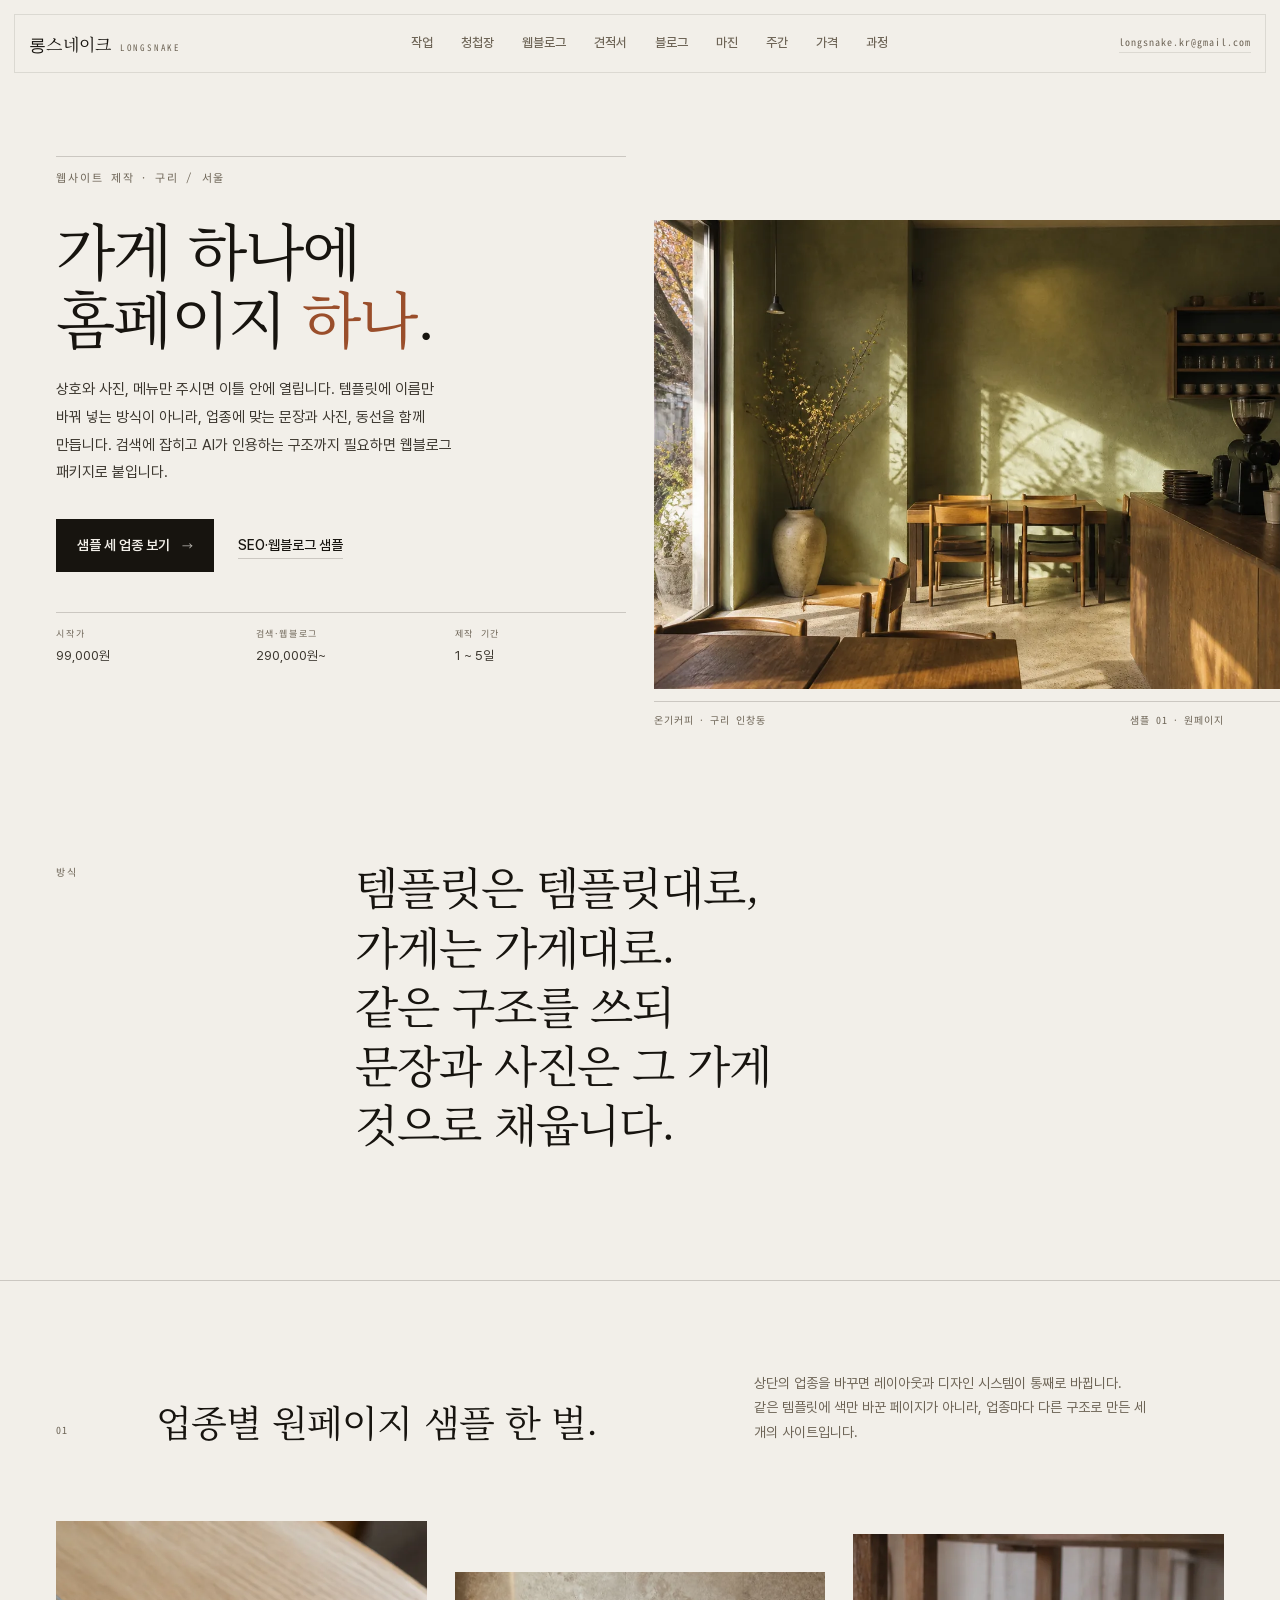
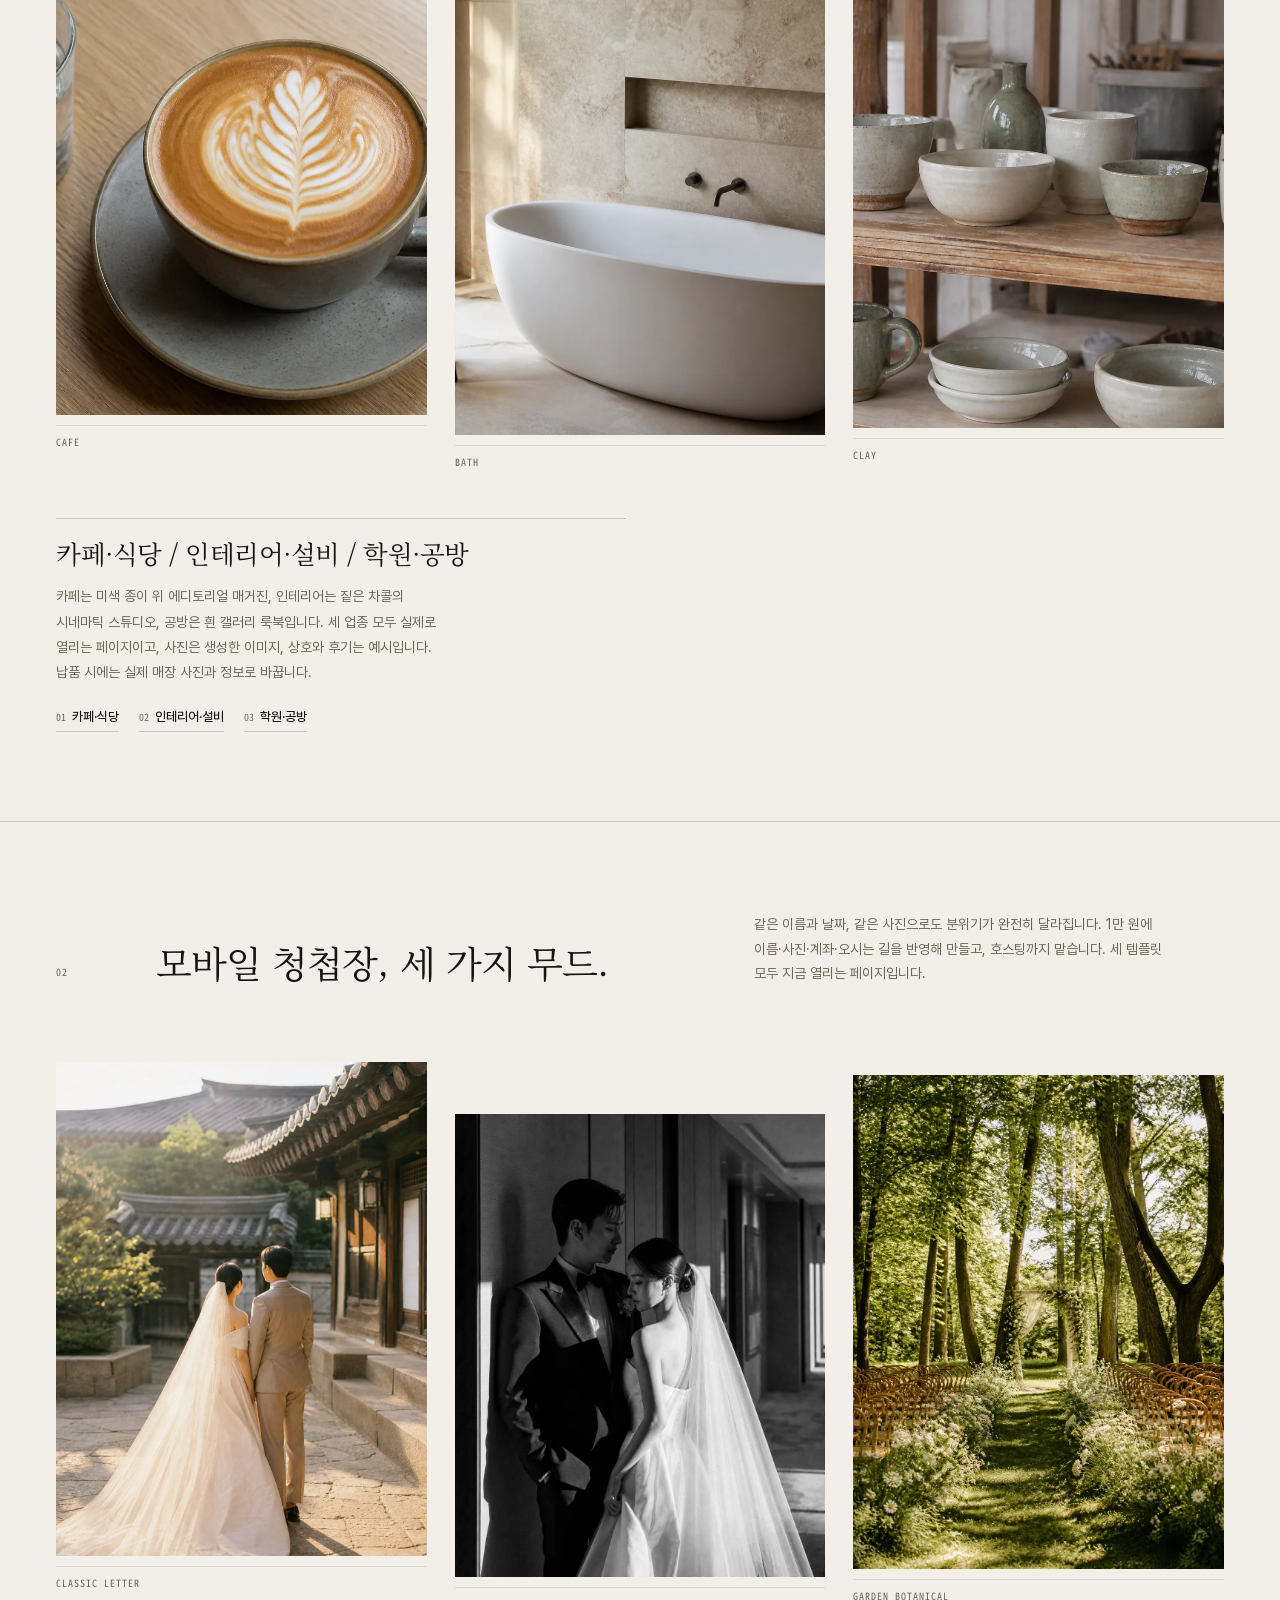
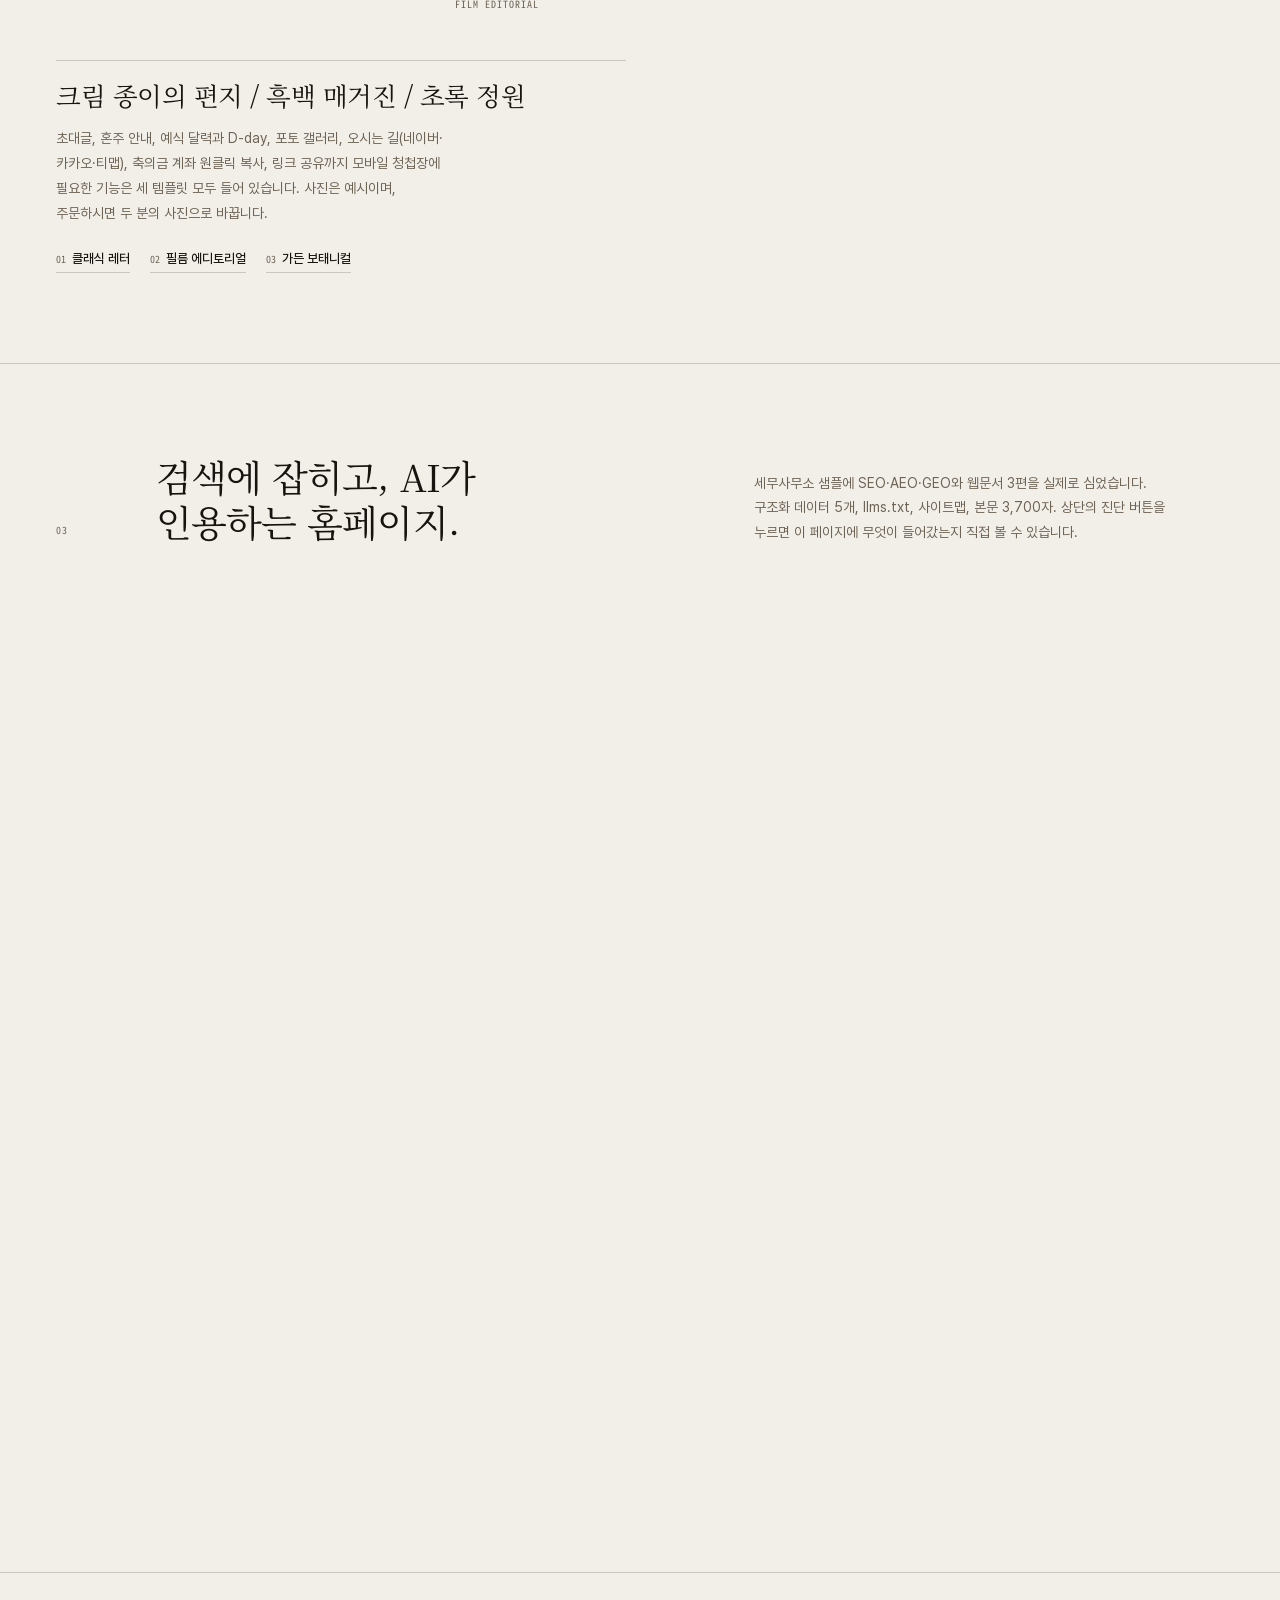
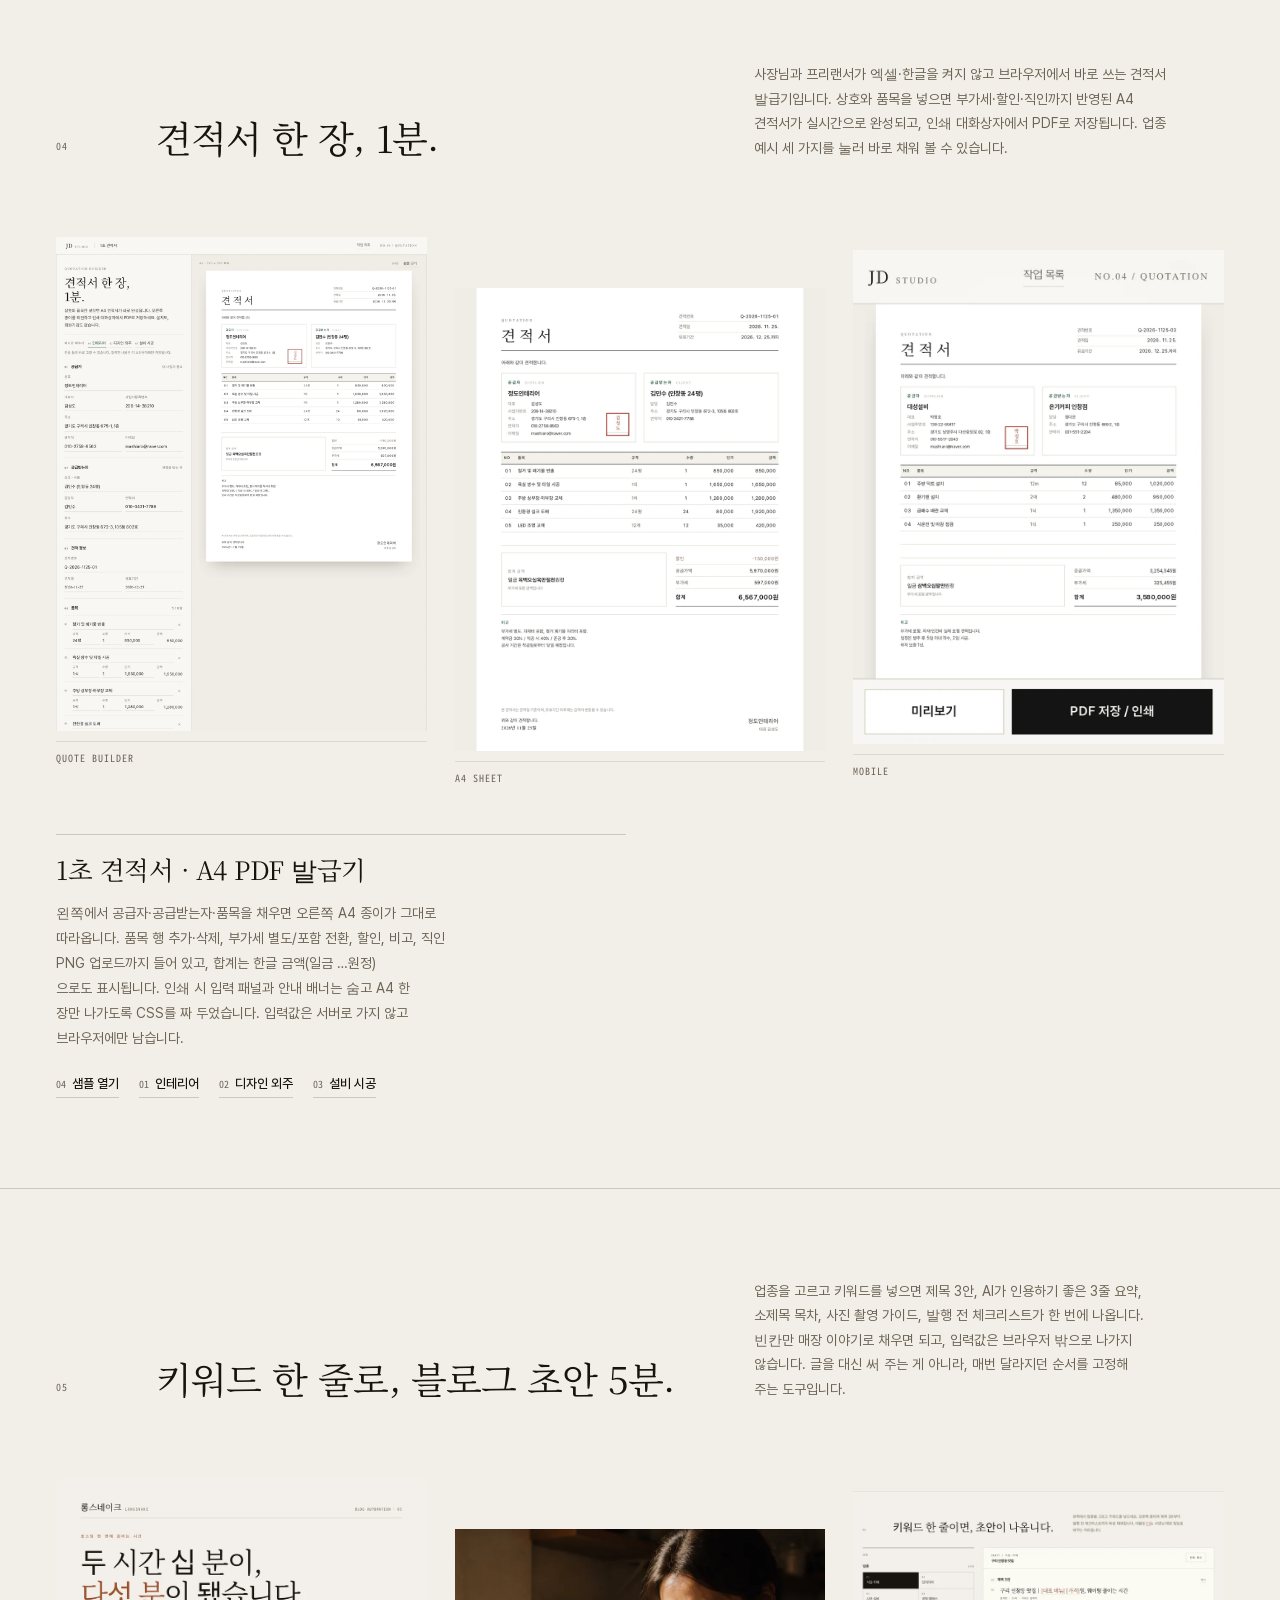
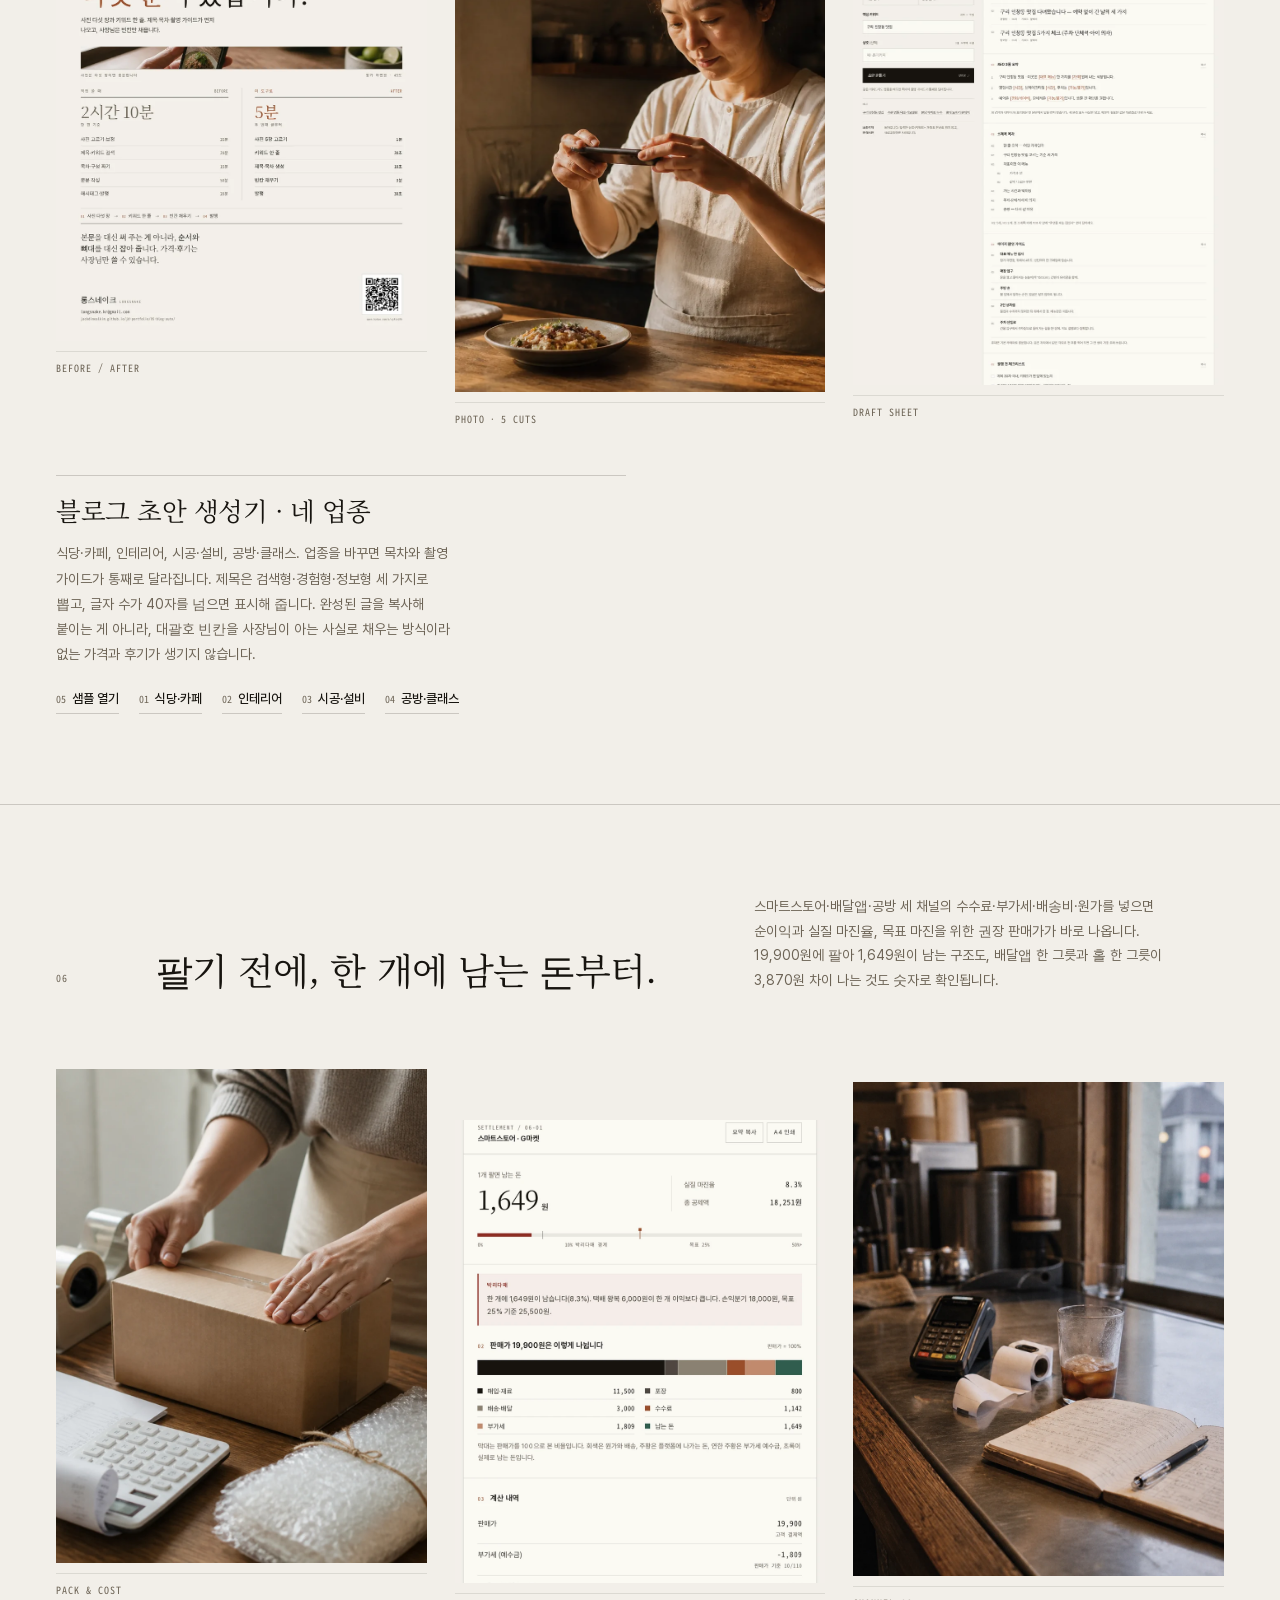
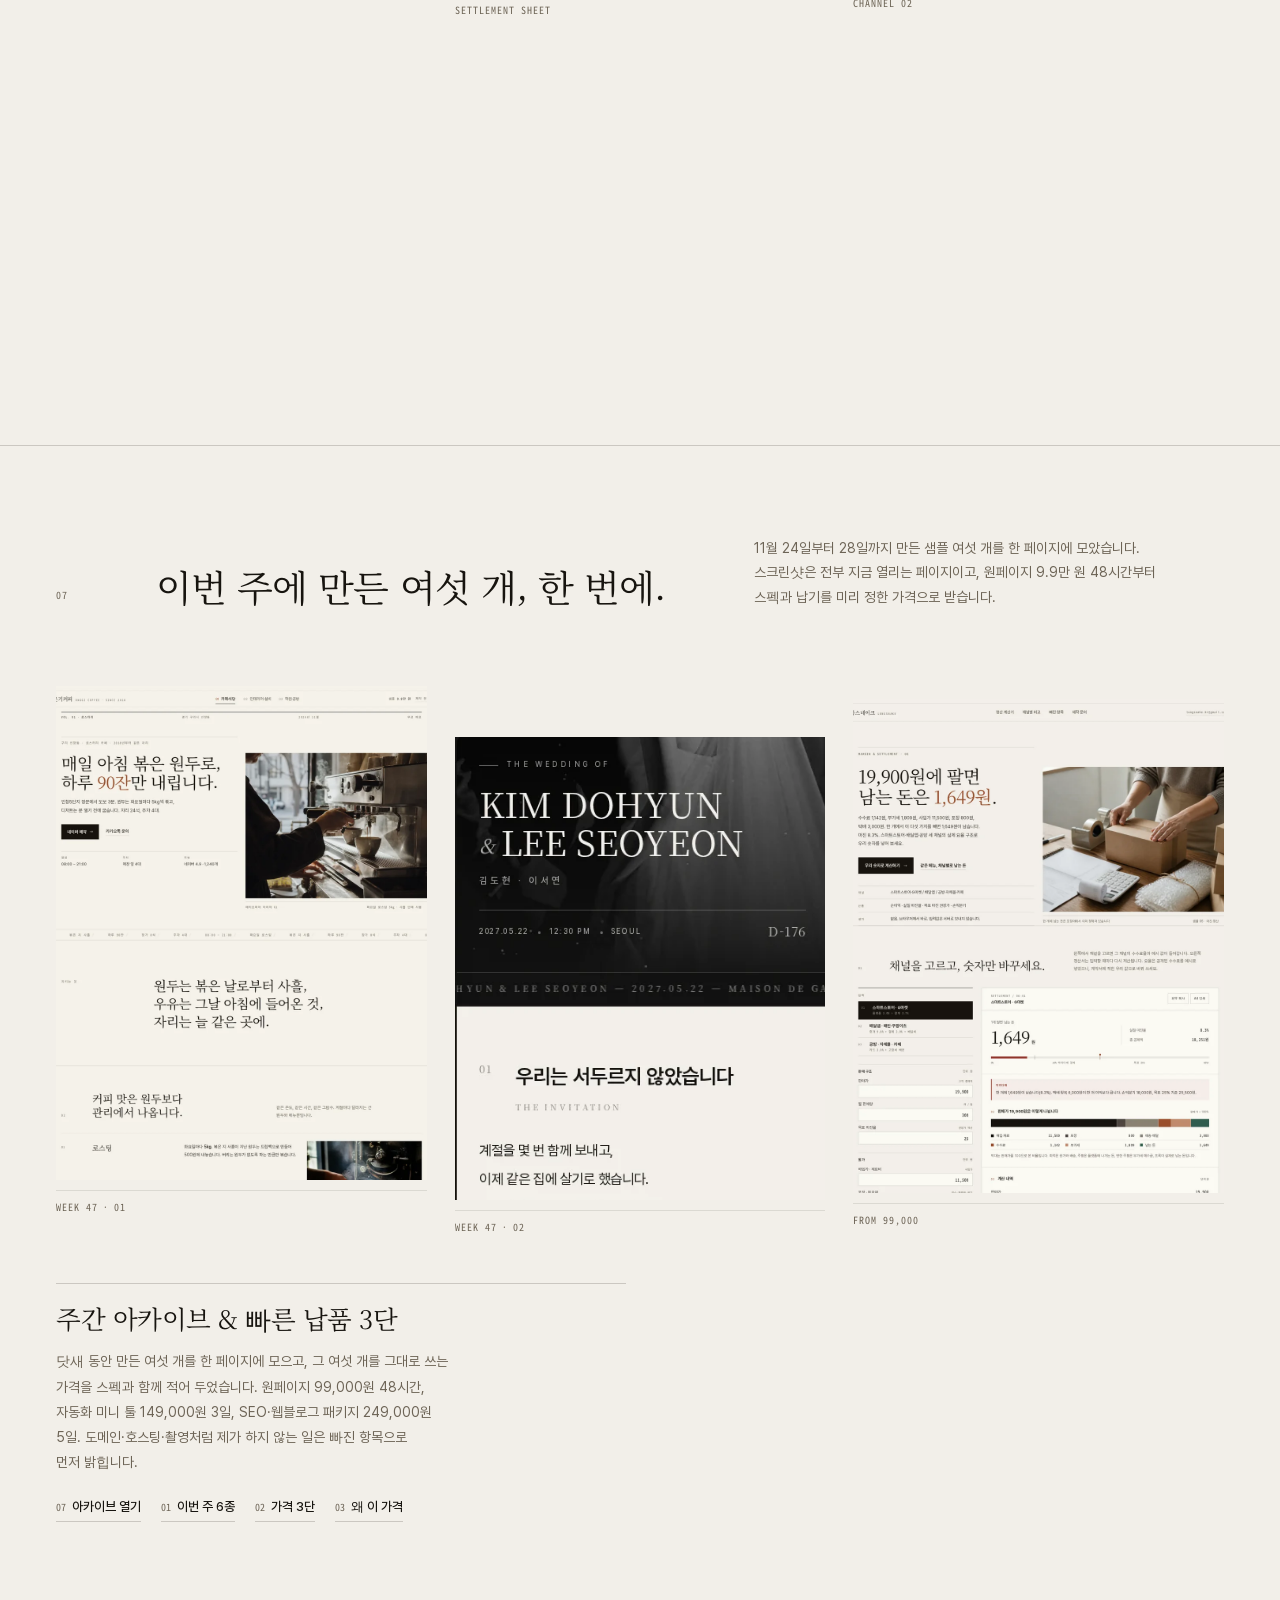
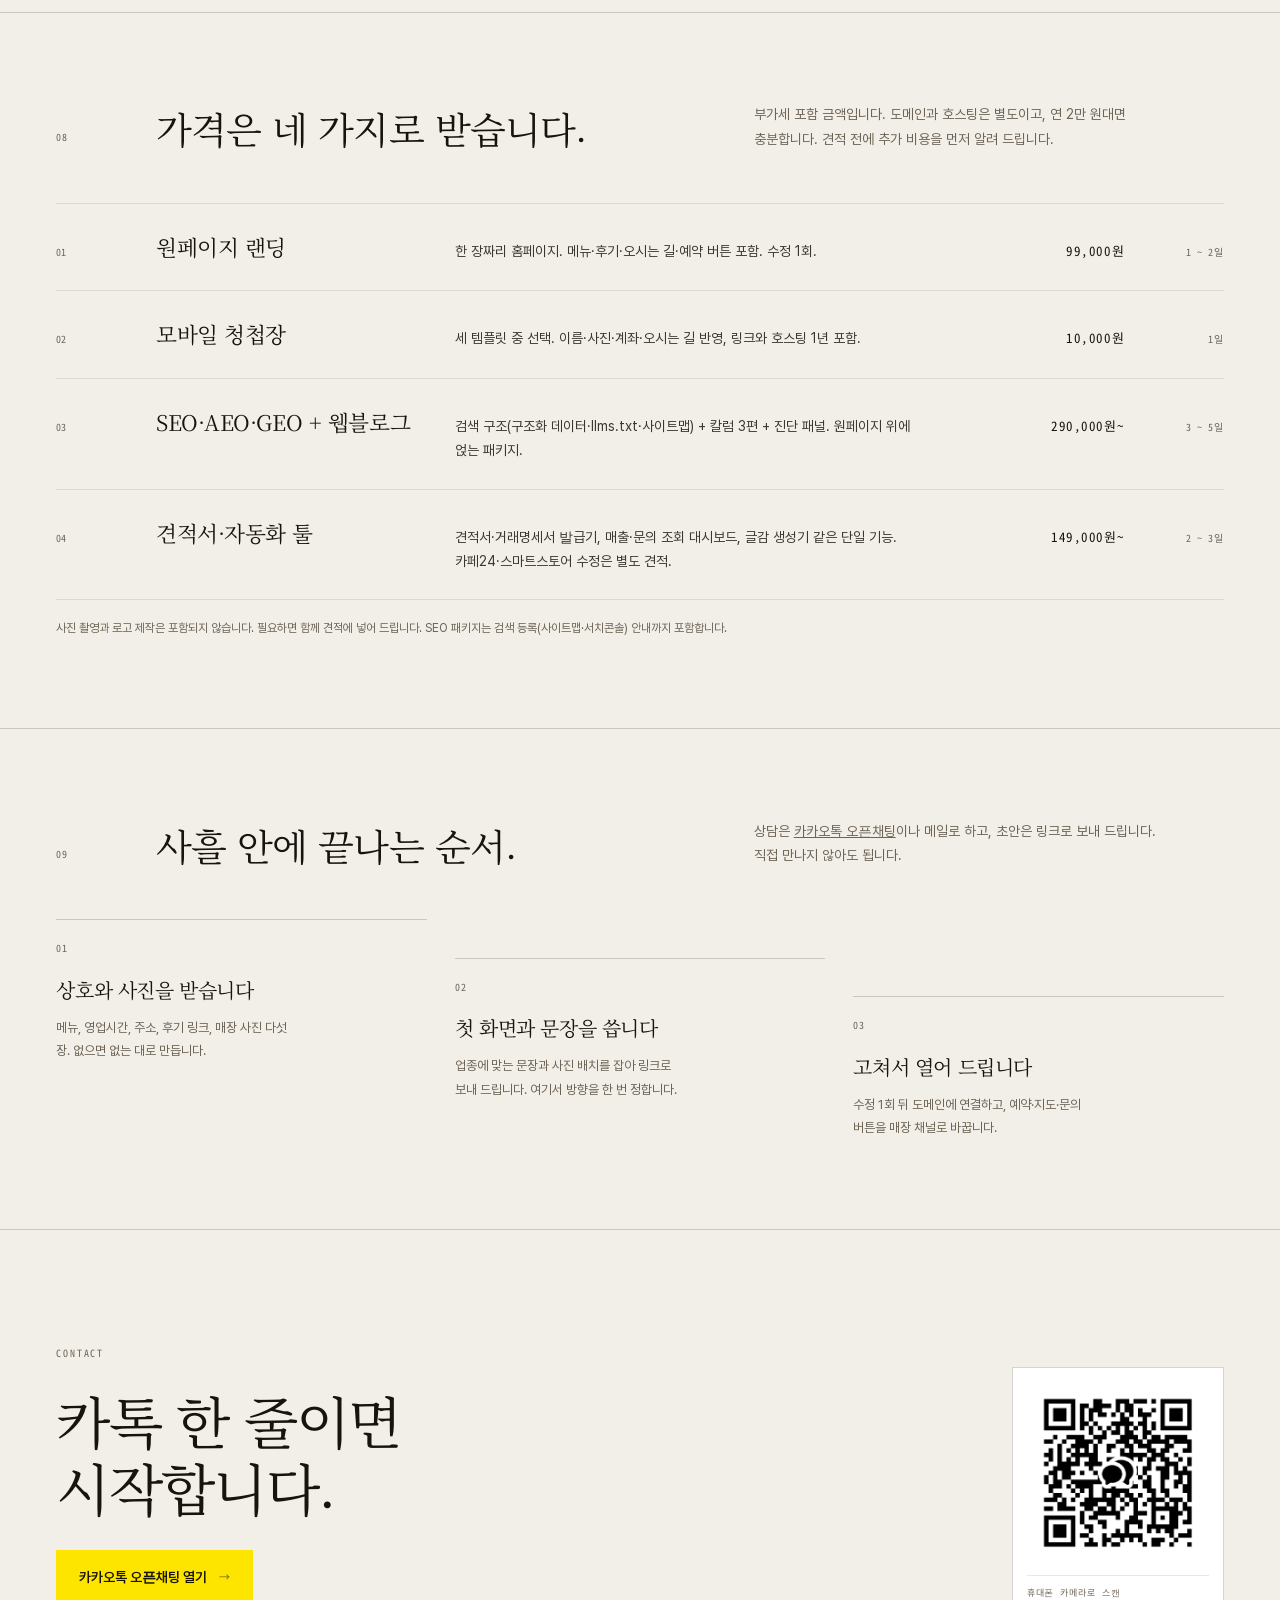
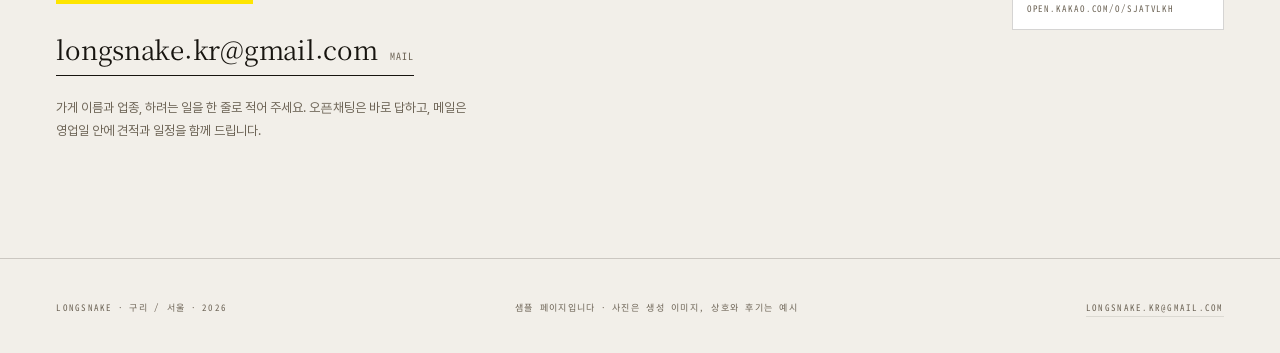
<file: index.html>
<!DOCTYPE html>
<html lang="ko">
<head>
<meta charset="utf-8">
<meta name="viewport" content="width=device-width, initial-scale=1">
<title>LONGSNAKE · 소상공인 홈페이지 제작 · SEO·AEO·GEO + 웹블로그</title>
<meta name="description" content="가게 하나에 홈페이지 하나. 카페·식당, 인테리어·설비, 학원·공방 원페이지를 9.9만 원부터, 검색과 AI에 잡히는 구조·웹블로그까지 29만 원부터. 블로그 초안 자동화 세팅은 14.9만 원부터.">
<meta name="theme-color" content="#F2EFE9">
<meta property="og:type" content="website">
<meta property="og:title" content="LONGSNAKE · 소상공인 홈페이지 제작 · SEO·AEO·GEO + 웹블로그">
<meta property="og:description" content="원페이지 9.9만 원부터, 검색 노출 구조와 웹블로그까지 29만 원부터. 네 업종 샘플을 직접 열어 볼 수 있습니다.">
<meta property="og:image" content="01-store-landing/assets/cafe-space.webp">
<link rel="icon" href="01-store-landing/assets/favicon-32.png" sizes="32x32">
<link rel="apple-touch-icon" href="01-store-landing/assets/apple-touch-icon.png">
<style>
@font-face{font-family:"Editorial Serif";font-style:normal;font-weight:400;font-display:swap;src:url("01-store-landing/assets/fonts/serif-regular.woff2") format("woff2")}
@font-face{font-family:"UI Sans";font-style:normal;font-weight:400;font-display:swap;src:url("01-store-landing/assets/fonts/sans-regular.woff2") format("woff2")}
@font-face{font-family:"UI Sans";font-style:normal;font-weight:500;font-display:swap;src:url("01-store-landing/assets/fonts/sans-medium.woff2") format("woff2")}
@font-face{font-family:"UI Sans";font-style:normal;font-weight:600;font-display:swap;src:url("01-store-landing/assets/fonts/sans-semibold.woff2") format("woff2")}
@font-face{font-family:"Index Mono";font-style:normal;font-weight:400;font-display:swap;src:url("01-store-landing/assets/fonts/mono-regular.woff2") format("woff2")}

:root{
  --paper:#F2EFE9;
  --paper-soft:#E8E4DA;
  --ink:#17140F;
  --ink-2:#3C372F;
  --muted:#6D6456;
  --line:rgba(23,20,15,.18);
  --line-soft:rgba(23,20,15,.10);
  --accent:#9A4E2B;
  --serif:"Editorial Serif","Noto Serif KR","Nanum Myeongjo",serif;
  --sans:"UI Sans","Pretendard","Apple SD Gothic Neo",system-ui,sans-serif;
  --mono:"Index Mono","IBM Plex Mono",ui-monospace,monospace;
  --ease:cubic-bezier(.22,1,.36,1);
  --pad:clamp(20px,4.4vw,64px);
  --gut:clamp(16px,2.2vw,32px);
  --maxw:1408px;
  --bleed:max(var(--pad), calc((100vw - var(--maxw)) / 2 + var(--pad)));
}
*,*::before,*::after{box-sizing:border-box}
html{-webkit-text-size-adjust:100%;scroll-behavior:smooth}
body{margin:0;overflow-x:clip;background:var(--paper);color:var(--ink);font-family:var(--sans);font-size:16px;line-height:1.6;word-break:keep-all;overflow-wrap:break-word;-webkit-font-smoothing:antialiased}
img{display:block;max-width:100%;height:auto}
a{color:inherit}
h1,h2,h3,p,figure{margin:0}
ul{margin:0;padding:0;list-style:none}
:focus-visible{outline:1px solid var(--ink);outline-offset:3px}
.skip{position:absolute;left:-9999px;top:0;background:var(--ink);color:var(--paper);padding:12px 16px;z-index:100}
.skip:focus{left:16px;top:16px}

.bar{position:fixed;z-index:50;top:14px;left:50%;transform:translateX(-50%);width:min(var(--maxw),calc(100% - 28px));display:grid;grid-template-columns:auto 1fr auto;align-items:center;gap:16px;padding:10px 14px;border:1px solid var(--line-soft);background:rgba(242,239,233,.84);-webkit-backdrop-filter:blur(18px) saturate(1.05);backdrop-filter:blur(18px) saturate(1.05)}
.mark{display:flex;align-items:baseline;gap:8px;text-decoration:none;white-space:nowrap}
.mark b{font-family:var(--serif);font-weight:400;font-size:17px;letter-spacing:.02em}
.mark span{font-family:var(--mono);font-size:9px;letter-spacing:.2em;color:var(--muted)}
.nav{display:flex;justify-self:center;gap:4px}
.nav a{position:relative;padding:8px 12px;font-size:13px;font-weight:500;text-decoration:none;color:var(--muted);white-space:nowrap;transition:color .3s var(--ease)}
.nav a::after{content:"";position:absolute;left:12px;right:12px;bottom:0;height:1px;background:var(--ink);transform:scaleX(0);transform-origin:left;transition:transform .5s var(--ease)}
.nav a:hover{color:var(--ink)}
.nav a:hover::after{transform:scaleX(1)}
.bar__mail{font-family:var(--mono);font-size:10px;letter-spacing:.1em;color:var(--muted);text-decoration:none;border-bottom:1px solid var(--line-soft);padding-bottom:2px;white-space:nowrap}
.bar__mail:hover{color:var(--ink);border-color:var(--ink)}

.hero{max-width:var(--maxw);margin:0 auto;padding:clamp(100px,13vw,156px) var(--pad) 0;display:grid;grid-template-columns:repeat(12,1fr);column-gap:var(--gut);align-items:start}
.hero__text{grid-column:1/7}
.kicker{padding-top:12px;border-top:1px solid var(--line);font-family:var(--mono);font-size:11px;letter-spacing:.16em;color:var(--muted)}
.display{word-break:keep-all;font-family:var(--serif);font-weight:400;font-size:clamp(36px,4.8vw,68px);line-height:1.12;letter-spacing:-.03em;margin-top:28px;text-wrap:balance}
.display span{display:block}
.display em{font-style:normal;color:var(--accent)}
.lede{margin-top:24px;max-width:46ch;font-size:15px;line-height:1.85;color:var(--ink-2);text-wrap:pretty}
.acts{display:flex;align-items:center;gap:24px;margin-top:32px;flex-wrap:wrap}
.btn{display:inline-flex;align-items:center;gap:12px;padding:14px 20px;background:var(--ink);color:var(--paper);border:1px solid var(--ink);font-size:14px;font-weight:600;text-decoration:none;transition:transform .3s var(--ease),background .3s var(--ease),border-color .3s var(--ease)}
.btn:hover{transform:translateY(-2px);background:var(--accent);border-color:var(--accent);color:#F7F3EA}
.btn:active{transform:none;scale:.995}
.btn__arw{font-family:var(--mono);font-size:11px;font-weight:400;opacity:.75}
.link{display:inline-flex;align-items:center;gap:8px;font-size:14px;font-weight:500;text-decoration:none;border-bottom:1px solid var(--line);padding:2px 0;transition:color .3s var(--ease),border-color .3s var(--ease)}
.link:hover{color:var(--accent);border-color:var(--accent)}
.facts{display:grid;grid-template-columns:repeat(3,1fr);gap:var(--gut);margin-top:40px;padding-top:14px;border-top:1px solid var(--line)}
.facts .k{display:block;font-family:var(--mono);font-size:9px;letter-spacing:.18em;color:var(--muted);text-transform:uppercase}
.facts .v{display:block;margin-top:6px;font-size:13px;line-height:1.45;color:var(--ink-2)}
.hero__media{grid-column:7/13;margin-top:clamp(24px,5vw,72px);margin-right:calc(var(--bleed) * -1)}
.hero__fig{aspect-ratio:4/3;overflow:hidden;background:var(--paper-soft)}
.hero__fig img{width:100%;height:100%;object-fit:cover}
.cap{display:flex;justify-content:space-between;gap:16px;margin-top:12px;padding-top:10px;padding-right:var(--pad);border-top:1px solid var(--line);font-family:var(--mono);font-size:10px;letter-spacing:.1em;color:var(--muted);line-height:1.6}
.cap span:last-child{text-align:right}

.statement{max-width:var(--maxw);margin:0 auto;padding:clamp(72px,10vw,136px) var(--pad);display:grid;grid-template-columns:repeat(12,1fr);column-gap:var(--gut);row-gap:24px}
.statement__kick{grid-column:1/4;font-family:var(--mono);font-size:10px;letter-spacing:.18em;color:var(--muted);text-transform:uppercase;padding-top:8px}
.statement__text{word-break:keep-all;grid-column:4/12;font-family:var(--serif);font-size:clamp(26px,3.5vw,48px);line-height:1.32;letter-spacing:-.025em;max-width:22ch;text-wrap:balance}
.statement__text .w{opacity:.16;transition:opacity .7s var(--ease)}
.statement__text .w.on{opacity:1}
.statement__text .br{display:block}

.sec{max-width:var(--maxw);margin:0 auto;padding:clamp(64px,7vw,96px) var(--pad);border-top:1px solid var(--line)}
.sec__head{display:grid;grid-template-columns:repeat(12,1fr);column-gap:var(--gut);row-gap:16px;align-items:end;margin-bottom:clamp(32px,4vw,56px)}
.sec__no{grid-column:1/2;font-family:var(--mono);font-size:10px;letter-spacing:.1em;color:var(--muted);padding-bottom:6px}
.sec__title{word-break:keep-all;grid-column:2/8;font-family:var(--serif);font-weight:400;font-size:clamp(24px,2.9vw,40px);line-height:1.22;letter-spacing:-.025em;text-wrap:balance}
.sec__desc{grid-column:8/13;color:var(--muted);font-size:14px;line-height:1.75;max-width:46ch;text-wrap:pretty}

.work{display:grid;grid-template-columns:repeat(12,1fr);column-gap:var(--gut);row-gap:clamp(28px,4vw,48px);align-items:start}
.work__shots{grid-column:1/13;display:grid;grid-template-columns:repeat(3,1fr);gap:var(--gut);align-items:start;order:1}
.work__main{grid-column:1/7;order:2;padding-top:18px;border-top:1px solid var(--line)}
.work__main h3{font-family:var(--serif);font-weight:400;font-size:clamp(20px,2vw,28px);line-height:1.3;letter-spacing:-.02em;word-break:keep-all}
.work__main p{margin-top:14px;font-size:14px;line-height:1.8;color:var(--muted);max-width:44ch;text-wrap:pretty}
.work__links{display:flex;flex-wrap:wrap;gap:10px 20px;margin-top:22px}
.work__links a{font-size:13px;font-weight:500;text-decoration:none;border-bottom:1px solid var(--line);padding-bottom:3px;transition:color .3s var(--ease),border-color .3s var(--ease)}
.work__links a:hover{color:var(--accent);border-color:var(--accent)}
.work__links a span{font-family:var(--mono);font-size:10px;color:var(--muted);margin-right:6px}
.shot{text-decoration:none;display:block}
.shot__fig{overflow:hidden;background:var(--paper-soft)}
.shot__fig img{width:100%;height:100%;object-fit:cover;transition:transform .9s var(--ease)}
.shot:hover .shot__fig img{transform:scale(1.04)}
.shot:nth-child(1) .shot__fig{aspect-ratio:3/4}
.shot:nth-child(2) .shot__fig{aspect-ratio:4/5}
.shot:nth-child(3) .shot__fig{aspect-ratio:3/4}
.shot:nth-child(1){margin-top:clamp(0px,2vw,32px)}
.shot:nth-child(2){margin-top:clamp(24px,6vw,88px)}
.shot:nth-child(3){margin-top:clamp(8px,3vw,48px)}
.shot span{display:block;margin-top:10px;padding-top:8px;border-top:1px solid var(--line-soft);font-family:var(--mono);font-size:10px;letter-spacing:.1em;color:var(--muted)}

.rate{border-top:1px solid var(--line-soft)}
.rate__row{display:grid;grid-template-columns:repeat(12,1fr);column-gap:var(--gut);row-gap:8px;padding:26px 0;border-bottom:1px solid var(--line-soft);align-items:baseline}
.rate__no{grid-column:1/2;font-family:var(--mono);font-size:10px;color:var(--muted)}
.rate__name{grid-column:2/5;font-family:var(--serif);font-size:clamp(18px,1.7vw,22px);letter-spacing:-.02em}
.rate__what{grid-column:5/10;font-size:14px;line-height:1.7;color:var(--ink-2)}
.rate__price{grid-column:10/12;text-align:right;font-family:var(--mono);font-size:13px;letter-spacing:.04em}
.rate__days{grid-column:12/13;text-align:right;font-family:var(--mono);font-size:10px;color:var(--muted);letter-spacing:.06em}
.rate__note{margin-top:18px;font-size:12px;line-height:1.7;color:var(--muted)}

.steps{display:grid;grid-template-columns:repeat(12,1fr);column-gap:var(--gut);row-gap:32px}
.step{grid-column:span 4;padding-top:14px;border-top:1px solid var(--line)}
.step__no{font-family:var(--mono);font-size:10px;letter-spacing:.1em;color:var(--muted)}
.step h3{font-family:var(--serif);font-weight:400;font-size:20px;letter-spacing:-.02em;margin-top:14px}
.step p{margin-top:10px;font-size:13px;line-height:1.8;color:var(--muted);max-width:30ch;text-wrap:pretty}
.step:nth-child(2){margin-top:clamp(0px,3vw,48px)}
.step:nth-child(3){margin-top:clamp(0px,6vw,96px)}

.contact{max-width:var(--maxw);margin:0 auto;padding:clamp(72px,9vw,120px) var(--pad);border-top:1px solid var(--line)}
.contact__kick{font-family:var(--mono);font-size:10px;letter-spacing:.18em;color:var(--muted);text-transform:uppercase}
.contact h2{word-break:keep-all;font-family:var(--serif);font-weight:400;font-size:clamp(30px,4.4vw,60px);line-height:1.18;letter-spacing:-.03em;margin-top:20px;max-width:20ch;text-wrap:balance}
.contact__grid{display:grid;grid-template-columns:repeat(12,1fr);column-gap:var(--gut);row-gap:clamp(32px,4vw,48px);align-items:start;margin-top:6px}
.contact__body{grid-column:1/8}
.contact__ways{display:flex;align-items:center;gap:18px;flex-wrap:wrap;margin-top:30px}
.kbtn{display:inline-flex;align-items:center;gap:12px;padding:15px 22px;background:#FEE500;color:#191600;border:1px solid #FEE500;font-size:14px;font-weight:600;text-decoration:none;transition:transform .3s var(--ease),background .3s var(--ease),border-color .3s var(--ease)}
.kbtn:hover{transform:translateY(-2px);background:#FFEA5C;border-color:#FFEA5C}
.kbtn:active{transform:none;scale:.995}
.kbtn__arw{font-family:var(--mono);font-size:11px;font-weight:400;opacity:.6}
.contact__mail{display:inline-flex;align-items:baseline;gap:12px;margin-top:24px;font-family:var(--serif);font-size:clamp(18px,2.2vw,26px);letter-spacing:-.01em;text-decoration:none;border-bottom:1px solid var(--ink);padding-bottom:5px;transition:color .3s var(--ease),border-color .3s var(--ease);overflow-wrap:anywhere}
.contact__mail:hover{color:var(--accent);border-color:var(--accent)}
.contact__mail span{font-family:var(--mono);font-size:10px;letter-spacing:.12em;color:var(--muted)}
.contact__note{margin-top:20px;font-size:13px;line-height:1.8;color:var(--muted);max-width:52ch}
.qrcard{grid-column:9/13;justify-self:end;width:clamp(170px,18vw,212px);padding:14px 14px 12px;background:#fff;border:1px solid var(--line)}
.qrcard img{width:100%;height:auto}
.qrcard__cap{margin-top:11px;padding-top:9px;border-top:1px solid var(--line-soft);font-family:var(--mono);font-size:9px;line-height:1.75;letter-spacing:.1em;color:var(--muted);text-transform:uppercase;word-break:break-all}

.foot{max-width:var(--maxw);margin:0 auto;padding:40px var(--pad) 36px;border-top:1px solid var(--line)}
.foot__base{display:flex;justify-content:space-between;gap:16px;flex-wrap:wrap;font-family:var(--mono);font-size:9px;letter-spacing:.14em;color:var(--muted);text-transform:uppercase;line-height:1.9}
.foot__base a{text-decoration:none;border-bottom:1px solid var(--line-soft)}

[data-rv]{opacity:0;transform:translateY(28px);transition:opacity .8s var(--ease),transform .8s var(--ease)}
[data-rv].on{opacity:1;transform:none}

@media (max-width:1080px){
  .hero__text{grid-column:1/8}
  .hero__media{grid-column:8/13}
  .nav a{padding:8px 9px}
}
@media (max-width:820px){
  .bar{grid-template-columns:auto 1fr;gap:8px;padding:8px 10px;top:8px}
  .bar__mail{display:none}
  .nav{justify-self:end;gap:0}
  .nav a{padding:7px 6px;font-size:12px}
  .hero{grid-template-columns:1fr;padding-top:104px}
  .hero__text,.hero__media{grid-column:1/-1}
  .hero__media{margin-top:40px;margin-right:calc(var(--pad) * -1)}
  .cap{padding-right:var(--pad)}
  .display{font-size:clamp(32px,8.6vw,46px)}
  .facts{grid-template-columns:1fr;gap:0;margin-top:32px}
  .facts li{display:flex;justify-content:space-between;padding:10px 0;border-bottom:1px solid var(--line-soft)}
  .facts .v{margin-top:0}
  .statement{grid-template-columns:1fr;padding-block:64px}
  .statement__kick,.statement__text{grid-column:1/-1}
  .statement__text{font-size:clamp(24px,6.2vw,32px);max-width:none}
  .sec__head{grid-template-columns:1fr;row-gap:10px}
  .sec__no,.sec__title,.sec__desc{grid-column:1/-1}
  .work{grid-template-columns:1fr}
  .work__main,.work__shots{grid-column:1/-1}
  .work__shots{grid-template-columns:repeat(3,1fr);gap:12px}
  .shot:nth-child(1),.shot:nth-child(2),.shot:nth-child(3){margin-top:0}
  .work__main{margin-top:8px}
  .rate__row{grid-template-columns:1fr auto;row-gap:2px}
  .rate__no{grid-column:1/-1;order:1}
  .rate__name{grid-column:1/2;order:2;align-self:center}
  .rate__price{grid-column:2/3;order:2;align-self:center;text-align:right;font-size:14px}
  .rate__what{grid-column:1/-1;order:3;margin-top:6px}
  .rate__days{grid-column:1/-1;order:4;text-align:left;margin-top:4px}
  .steps{grid-template-columns:1fr}
  .step{grid-column:1/-1;margin-top:0!important}
  .contact__mail{font-size:17px}
  .contact__grid{grid-template-columns:1fr;row-gap:26px}
  .contact__body,.qrcard{grid-column:1/-1}
  .qrcard{justify-self:stretch;width:100%;display:flex;align-items:center;gap:14px;padding:12px}
  .qrcard img{width:86px;flex:none}
  .qrcard__cap{margin-top:0;padding-top:0;border-top:0;flex:1;font-size:9.5px;line-height:1.8}
  .kbtn{width:100%;justify-content:space-between;padding:15px 18px}
}
@media (max-width:560px){
  .mark span{display:none}
  .nav a{padding:7px 6px;font-size:11.5px}
  .nav a:nth-child(2),.nav a:nth-child(3),.nav a:nth-child(4),.nav a:nth-child(5),.nav a:nth-child(6){display:none}
}
@media (prefers-reduced-motion:reduce){
  html{scroll-behavior:auto}
  [data-rv]{opacity:1;transform:none;transition:none}
  .statement__text .w{opacity:1;transition:none}
  .shot:hover .shot__fig img{transform:none}
}
</style>
</head>
<body>
<a class="skip" href="#main">본문으로 건너뛰기</a>

<header class="bar">
  <a class="mark" href="#top"><b>롱스네이크</b><span>LONGSNAKE</span></a>
  <nav class="nav" aria-label="페이지 안내">
    <a href="#work">작업</a>
    <a href="#invite">청첩장</a>
    <a href="#webblog">웹블로그</a>
    <a href="#quote">견적서</a>
    <a href="#blogauto">블로그</a>
    <a href="#margin">마진</a>
    <a href="#weekly">주간</a>
    <a href="#price">가격</a>
    <a href="#process">과정</a>
  </nav>
  <a class="bar__mail" href="mailto:longsnake.kr@gmail.com">longsnake.kr@gmail.com</a>
</header>

<main id="main">
  <section class="hero" id="top">
    <div class="hero__text">
      <p class="kicker">웹사이트 제작 · 구리 / 서울</p>
      <h1 class="display"><span>가게 하나에</span><span>홈페이지 <em>하나</em>.</span></h1>
      <p class="lede">상호와 사진, 메뉴만 주시면 이틀 안에 열립니다. 템플릿에 이름만 바꿔 넣는 방식이 아니라, 업종에 맞는 문장과 사진, 동선을 함께 만듭니다. 검색에 잡히고 AI가 인용하는 구조까지 필요하면 웹블로그 패키지로 붙입니다.</p>
      <div class="acts">
        <a class="btn" href="01-store-landing/">샘플 세 업종 보기<span class="btn__arw" aria-hidden="true">→</span></a>
        <a class="link" href="03-seo-webblog/">SEO·웹블로그 샘플</a>
      </div>
      <ul class="facts">
        <li><span class="k">시작가</span><span class="v">99,000원</span></li>
        <li><span class="k">검색·웹블로그</span><span class="v">290,000원~</span></li>
        <li><span class="k">제작 기간</span><span class="v">1 ~ 5일</span></li>
      </ul>
    </div>
    <figure class="hero__media" data-rv>
      <div class="hero__fig"><img src="01-store-landing/assets/cafe-space.webp" alt="아침 햇빛이 드는 카페 매장 내부" fetchpriority="high"></div>
      <figcaption class="cap"><span>온기커피 · 구리 인창동</span><span>샘플 01 · 원페이지</span></figcaption>
    </figure>
  </section>

  <section class="statement" aria-label="만드는 방식">
    <p class="statement__kick">방식</p>
    <p class="statement__text">
      <span class="w">템플릿은</span> <span class="w">템플릿대로,</span><span class="br"></span>
      <span class="w">가게는</span> <span class="w">가게대로.</span><span class="br"></span>
      <span class="w">같은</span> <span class="w">구조를</span> <span class="w">쓰되</span><span class="br"></span>
      <span class="w">문장과</span> <span class="w">사진은</span> <span class="w">그</span> <span class="w">가게</span> <span class="w">것으로</span> <span class="w">채웁니다.</span>
    </p>
  </section>

  <section class="sec" id="work">
    <header class="sec__head">
      <span class="sec__no">01</span>
      <h2 class="sec__title">업종별 원페이지 샘플 한 벌.</h2>
      <p class="sec__desc">상단의 업종을 바꾸면 레이아웃과 디자인 시스템이 통째로 바뀝니다. 같은 템플릿에 색만 바꾼 페이지가 아니라, 업종마다 다른 구조로 만든 세 개의 사이트입니다.</p>
    </header>
    <div class="work">
      <div class="work__shots" data-rv>
        <a class="shot" href="01-store-landing/?ind=cafe">
          <div class="shot__fig"><img src="01-store-landing/assets/cafe-latte.webp" alt="카페 샘플의 라떼 사진" loading="lazy"></div>
          <span>CAFE</span>
        </a>
        <a class="shot" href="01-store-landing/?ind=interior">
          <div class="shot__fig"><img src="01-store-landing/assets/bath-tub.webp" alt="욕실 리모델링 샘플의 욕조 사진" loading="lazy"></div>
          <span>BATH</span>
        </a>
        <a class="shot" href="01-store-landing/?ind=clay">
          <div class="shot__fig"><img src="01-store-landing/assets/clay-shelf.webp" alt="도예공방 샘플의 그릇 선반 사진" loading="lazy"></div>
          <span>CLAY</span>
        </a>
      </div>
      <div class="work__main" data-rv>
        <h3>카페·식당 / 인테리어·설비 / 학원·공방</h3>
        <p>카페는 미색 종이 위 에디토리얼 매거진, 인테리어는 짙은 차콜의 시네마틱 스튜디오, 공방은 흰 갤러리 룩북입니다. 세 업종 모두 실제로 열리는 페이지이고, 사진은 생성한 이미지, 상호와 후기는 예시입니다. 납품 시에는 실제 매장 사진과 정보로 바꿉니다.</p>
        <div class="work__links">
          <a href="01-store-landing/?ind=cafe"><span>01</span>카페·식당</a>
          <a href="01-store-landing/?ind=interior"><span>02</span>인테리어·설비</a>
          <a href="01-store-landing/?ind=clay"><span>03</span>학원·공방</a>
        </div>
      </div>
    </div>
  </section>

  <section class="sec" id="invite">
    <header class="sec__head">
      <span class="sec__no">02</span>
      <h2 class="sec__title">모바일 청첩장, 세 가지 무드.</h2>
      <p class="sec__desc">같은 이름과 날짜, 같은 사진으로도 분위기가 완전히 달라집니다. 1만 원에 이름·사진·계좌·오시는 길을 반영해 만들고, 호스팅까지 맡습니다. 세 템플릿 모두 지금 열리는 페이지입니다.</p>
    </header>
    <div class="work">
      <div class="work__shots" data-rv>
        <a class="shot" href="02-wedding-invite/?tpl=classic">
          <div class="shot__fig"><img src="02-wedding-invite/assets/img/classic-hero.webp" alt="한옥 마당에서 찍은 클래식 레터 청첩장" loading="lazy"></div>
          <span>CLASSIC LETTER</span>
        </a>
        <a class="shot" href="02-wedding-invite/?tpl=editorial">
          <div class="shot__fig"><img src="02-wedding-invite/assets/img/editorial-hero.webp" alt="흑백 호텔 복도에서 찍은 필름 에디토리얼 청첩장" loading="lazy"></div>
          <span>FILM EDITORIAL</span>
        </a>
        <a class="shot" href="02-wedding-invite/?tpl=garden">
          <div class="shot__fig"><img src="02-wedding-invite/assets/img/garden-hero.webp" alt="야외 정원 예식장을 담은 가든 보태니컬 청첩장" loading="lazy"></div>
          <span>GARDEN BOTANICAL</span>
        </a>
      </div>
      <div class="work__main" data-rv>
        <h3>크림 종이의 편지 / 흑백 매거진 / 초록 정원</h3>
        <p>초대글, 혼주 안내, 예식 달력과 D-day, 포토 갤러리, 오시는 길(네이버·카카오·티맵), 축의금 계좌 원클릭 복사, 링크 공유까지 모바일 청첩장에 필요한 기능은 세 템플릿 모두 들어 있습니다. 사진은 예시이며, 주문하시면 두 분의 사진으로 바꿉니다.</p>
        <div class="work__links">
          <a href="02-wedding-invite/?tpl=classic"><span>01</span>클래식 레터</a>
          <a href="02-wedding-invite/?tpl=editorial"><span>02</span>필름 에디토리얼</a>
          <a href="02-wedding-invite/?tpl=garden"><span>03</span>가든 보태니컬</a>
        </div>
      </div>
    </div>
  </section>

  <section class="sec" id="webblog">
    <header class="sec__head">
      <span class="sec__no">03</span>
      <h2 class="sec__title">검색에 잡히고, AI가 인용하는 홈페이지.</h2>
      <p class="sec__desc">세무사무소 샘플에 SEO·AEO·GEO와 웹문서 3편을 실제로 심었습니다. 구조화 데이터 5개, llms.txt, 사이트맵, 본문 3,700자. 상단의 진단 버튼을 누르면 이 페이지에 무엇이 들어갔는지 직접 볼 수 있습니다.</p>
    </header>
    <div class="work">
      <div class="work__shots" data-rv>
        <a class="shot" href="03-seo-webblog/">
          <div class="shot__fig"><img src="03-seo-webblog/assets/img/office-hero.webp" alt="세무회계 사무소 샘플의 사무실 사진" loading="lazy"></div>
          <span>TAX OFFICE</span>
        </a>
        <a class="shot" href="03-seo-webblog/#post-2">
          <div class="shot__fig"><img src="03-seo-webblog/assets/img/consult.webp" alt="상담 장면을 담은 세무 칼럼 사진" loading="lazy"></div>
          <span>COLUMN 02</span>
        </a>
        <a class="shot" href="03-seo-webblog/#post-1">
          <div class="shot__fig"><img src="03-seo-webblog/assets/img/ledger-desk.webp" alt="장부와 만년필이 놓인 책상 사진" loading="lazy"></div>
          <span>COLUMN 01</span>
        </a>
      </div>
      <div class="work__main" data-rv>
        <h3>SEO·AEO·GEO + 웹블로그 홈페이지</h3>
        <p>검색엔진·AI 답변엔진·생성엔진을 함께 겨냥한 구조입니다. Schema.org 구조화 데이터(AccountingService·FAQPage·Article), llms.txt와 sitemap.xml, 질문에 먼저 답하는 본문, 그리고 실제로 읽히는 칼럼 3편. 사장님이 직접 누를 수 있는 “SEO·AEO 진단” 패널까지 포함해, 만든 뒤에 무엇이 들어갔는지 확인할 수 있습니다.</p>
        <div class="work__links">
          <a href="03-seo-webblog/"><span>03</span>샘플 열기</a>
          <a href="03-seo-webblog/?insp=1"><span>SEO</span>진단 패널 열기</a>
          <a href="03-seo-webblog/#post-1"><span>웹문서 1</span>매입세액 공제</a>
          <a href="03-seo-webblog/#post-2"><span>웹문서 2</span>법인 전환</a>
          <a href="03-seo-webblog/#post-3"><span>웹문서 3</span>첫해 기장</a>
        </div>
      </div>
    </div>
  </section>

  <section class="sec" id="quote">
    <header class="sec__head">
      <span class="sec__no">04</span>
      <h2 class="sec__title">견적서 한 장, 1분.</h2>
      <p class="sec__desc">사장님과 프리랜서가 엑셀·한글을 켜지 않고 브라우저에서 바로 쓰는 견적서 발급기입니다. 상호와 품목을 넣으면 부가세·할인·직인까지 반영된 A4 견적서가 실시간으로 완성되고, 인쇄 대화상자에서 PDF로 저장됩니다. 업종 예시 세 가지를 눌러 바로 채워 볼 수 있습니다.</p>
    </header>
    <div class="work">
      <div class="work__shots" data-rv>
        <a class="shot" href="04-quote-pdf/">
          <div class="shot__fig"><img src="04-quote-pdf/assets/img/editor.webp" alt="견적서 발급기의 입력 화면과 A4 미리보기" loading="lazy"></div>
          <span>QUOTE BUILDER</span>
        </a>
        <a class="shot" href="04-quote-pdf/?sample=interior">
          <div class="shot__fig"><img src="04-quote-pdf/assets/img/sheet.webp" alt="인테리어 공사 견적서의 A4 출력 예시" loading="lazy"></div>
          <span>A4 SHEET</span>
        </a>
        <a class="shot" href="04-quote-pdf/?sample=facility">
          <div class="shot__fig"><img src="04-quote-pdf/assets/img/mobile.webp" alt="휴대폰 화면에서 본 견적서 미리보기" loading="lazy"></div>
          <span>MOBILE</span>
        </a>
      </div>
      <div class="work__main" data-rv>
        <h3>1초 견적서 · A4 PDF 발급기</h3>
        <p>왼쪽에서 공급자·공급받는자·품목을 채우면 오른쪽 A4 종이가 그대로 따라옵니다. 품목 행 추가·삭제, 부가세 별도/포함 전환, 할인, 비고, 직인 PNG 업로드까지 들어 있고, 합계는 한글 금액(일금 …원정)으로도 표시됩니다. 인쇄 시 입력 패널과 안내 배너는 숨고 A4 한 장만 나가도록 CSS를 짜 두었습니다. 입력값은 서버로 가지 않고 브라우저에만 남습니다.</p>
        <div class="work__links">
          <a href="04-quote-pdf/"><span>04</span>샘플 열기</a>
          <a href="04-quote-pdf/?sample=interior"><span>01</span>인테리어</a>
          <a href="04-quote-pdf/?sample=design"><span>02</span>디자인 외주</a>
          <a href="04-quote-pdf/?sample=facility"><span>03</span>설비 시공</a>
        </div>
      </div>
    </div>
  </section>

  <section class="sec" id="blogauto">
    <header class="sec__head">
      <span class="sec__no">05</span>
      <h2 class="sec__title">키워드 한 줄로, 블로그 초안 5분.</h2>
      <p class="sec__desc">업종을 고르고 키워드를 넣으면 제목 3안, AI가 인용하기 좋은 3줄 요약, 소제목 목차, 사진 촬영 가이드, 발행 전 체크리스트가 한 번에 나옵니다. 빈칸만 매장 이야기로 채우면 되고, 입력값은 브라우저 밖으로 나가지 않습니다. 글을 대신 써 주는 게 아니라, 매번 달라지던 순서를 고정해 주는 도구입니다.</p>
    </header>
    <div class="work">
      <div class="work__shots" data-rv>
        <a class="shot" href="05-blog-auto/">
          <div class="shot__fig" style="aspect-ratio:4/5"><img src="05-blog-auto/assets/img/thumb-card.webp" alt="포스팅 2시간 10분이 5분이 된 것을 비교한 카드" loading="lazy"></div>
          <span>BEFORE / AFTER</span>
        </a>
        <a class="shot" href="05-blog-auto/?ind=restaurant">
          <div class="shot__fig"><img src="05-blog-auto/assets/img/owner-shooting.webp" alt="매장에서 접시 사진을 찍는 사장님" loading="lazy"></div>
          <span>PHOTO · 5 CUTS</span>
        </a>
        <a class="shot" href="05-blog-auto/?ind=interior">
          <div class="shot__fig"><img src="05-blog-auto/assets/img/thumb-sheet.webp" alt="제목 3안과 목차가 생성된 초안 화면" loading="lazy"></div>
          <span>DRAFT SHEET</span>
        </a>
      </div>
      <div class="work__main" data-rv>
        <h3>블로그 초안 생성기 · 네 업종</h3>
        <p>식당·카페, 인테리어, 시공·설비, 공방·클래스. 업종을 바꾸면 목차와 촬영 가이드가 통째로 달라집니다. 제목은 검색형·경험형·정보형 세 가지로 뽑고, 글자 수가 40자를 넘으면 표시해 줍니다. 완성된 글을 복사해 붙이는 게 아니라, 대괄호 빈칸을 사장님이 아는 사실로 채우는 방식이라 없는 가격과 후기가 생기지 않습니다.</p>
        <div class="work__links">
          <a href="05-blog-auto/"><span>05</span>샘플 열기</a>
          <a href="05-blog-auto/?ind=restaurant"><span>01</span>식당·카페</a>
          <a href="05-blog-auto/?ind=interior"><span>02</span>인테리어</a>
          <a href="05-blog-auto/?ind=build"><span>03</span>시공·설비</a>
          <a href="05-blog-auto/?ind=workshop"><span>04</span>공방·클래스</a>
        </div>
      </div>
    </div>
  </section>

  <section class="sec" id="margin">
    <header class="sec__head">
      <span class="sec__no">06</span>
      <h2 class="sec__title">팔기 전에, 한 개에 남는 돈부터.</h2>
      <p class="sec__desc">스마트스토어·배달앱·공방 세 채널의 수수료·부가세·배송비·원가를 넣으면 순이익과 실질 마진율, 목표 마진을 위한 권장 판매가가 바로 나옵니다. 19,900원에 팔아 1,649원이 남는 구조도, 배달앱 한 그릇과 홀 한 그릇이 3,870원 차이 나는 것도 숫자로 확인됩니다.</p>
    </header>
    <div class="work">
      <div class="work__shots" data-rv>
        <a class="shot" href="06-margin-calc/">
          <div class="shot__fig"><img src="06-margin-calc/assets/img/thumb-pack.webp" alt="포장대에서 택배 상자에 테이프를 붙이는 손과 계산기" loading="lazy"></div>
          <span>PACK &amp; COST</span>
        </a>
        <a class="shot" href="06-margin-calc/">
          <div class="shot__fig"><img src="06-margin-calc/assets/img/thumb-sheet.webp" alt="정산서 화면 — 순이익 1,649원, 마진 8.3%" loading="lazy"></div>
          <span>SETTLEMENT SHEET</span>
        </a>
        <a class="shot" href="06-margin-calc/?ch=delivery">
          <div class="shot__fig"><img src="06-margin-calc/assets/img/thumb-receipt.webp" alt="카운터 위의 카드 단말기와 영수증, 숫자를 적은 노트" loading="lazy"></div>
          <span>CHANNEL 02</span>
        </a>
      </div>
      <div class="work__main" data-rv>
        <h3>마진·정산 계산기 · 채널 3종</h3>
        <p>스마트스토어·G마켓, 배달앱, 공방·자체몰·카페. 채널을 누르면 그 채널의 요율과 예시 값이 들어가고, 판매가·원가·수수료를 고칠 때마다 순이익과 마진율이 다시 계산됩니다. 목표 마진을 넣으면 권장 판매가를 역산하고, 손익분기 가격과 월 단위 정산까지 같은 종이에 나옵니다. 마진 10% 아래면 빨간 경고와 함께 손익분기 가격을 먼저 보여 줍니다. 반품·광고비처럼 개당으로 고정할 수 없는 항목은 일부러 빼고, 뺀 항목을 페이지에 적어 두었습니다.</p>
        <div class="work__links">
          <a href="06-margin-calc/"><span>06</span>샘플 열기</a>
          <a href="06-margin-calc/?ch=market"><span>01</span>스마트스토어·G마켓</a>
          <a href="06-margin-calc/?ch=delivery"><span>02</span>배달앱</a>
          <a href="06-margin-calc/?ch=studio"><span>03</span>공방·자체몰</a>
        </div>
      </div>
    </div>
  </section>

  <section class="sec" id="weekly">
    <header class="sec__head">
      <span class="sec__no">07</span>
      <h2 class="sec__title">이번 주에 만든 여섯 개, 한 번에.</h2>
      <p class="sec__desc">11월 24일부터 28일까지 만든 샘플 여섯 개를 한 페이지에 모았습니다. 스크린샷은 전부 지금 열리는 페이지이고, 원페이지 9.9만 원 48시간부터 스펙과 납기를 미리 정한 가격으로 받습니다.</p>
    </header>
    <div class="work">
      <div class="work__shots" data-rv>
        <a class="shot" href="07-weekly-offer/">
          <div class="shot__fig"><img src="07-weekly-offer/assets/img/shot-01.webp" alt="이번 주 샘플 01 — 카페 원페이지 홈페이지" loading="lazy"></div>
          <span>WEEK 47 · 01</span>
        </a>
        <a class="shot" href="07-weekly-offer/">
          <div class="shot__fig"><img src="07-weekly-offer/assets/img/shot-02.webp" alt="이번 주 샘플 02 — 모바일 청첩장" loading="lazy"></div>
          <span>WEEK 47 · 02</span>
        </a>
        <a class="shot" href="07-weekly-offer/#offer">
          <div class="shot__fig"><img src="07-weekly-offer/assets/img/shot-06.webp" alt="이번 주 샘플 06 — 마진·정산 계산기" loading="lazy"></div>
          <span>FROM 99,000</span>
        </a>
      </div>
      <div class="work__main" data-rv>
        <h3>주간 아카이브 &amp; 빠른 납품 3단</h3>
        <p>닷새 동안 만든 여섯 개를 한 페이지에 모으고, 그 여섯 개를 그대로 쓰는 가격을 스펙과 함께 적어 두었습니다. 원페이지 99,000원 48시간, 자동화 미니 툴 149,000원 3일, SEO·웹블로그 패키지 249,000원 5일. 도메인·호스팅·촬영처럼 제가 하지 않는 일은 빠진 항목으로 먼저 밝힙니다.</p>
        <div class="work__links">
          <a href="07-weekly-offer/"><span>07</span>아카이브 열기</a>
          <a href="07-weekly-offer/#work"><span>01</span>이번 주 6종</a>
          <a href="07-weekly-offer/#offer"><span>02</span>가격 3단</a>
          <a href="07-weekly-offer/#why"><span>03</span>왜 이 가격</a>
        </div>
      </div>
    </div>
  </section>

  <section class="sec" id="price">
    <header class="sec__head">
      <span class="sec__no">08</span>
      <h2 class="sec__title">가격은 네 가지로 받습니다.</h2>
      <p class="sec__desc">부가세 포함 금액입니다. 도메인과 호스팅은 별도이고, 연 2만 원대면 충분합니다. 견적 전에 추가 비용을 먼저 알려 드립니다.</p>
    </header>
    <div class="rate">
      <div class="rate__row" data-rv>
        <span class="rate__no">01</span>
        <span class="rate__name">원페이지 랜딩</span>
        <span class="rate__what">한 장짜리 홈페이지. 메뉴·후기·오시는 길·예약 버튼 포함. 수정 1회.</span>
        <span class="rate__price">99,000원</span>
        <span class="rate__days">1 ~ 2일</span>
      </div>
      <div class="rate__row" data-rv>
        <span class="rate__no">02</span>
        <span class="rate__name">모바일 청첩장</span>
        <span class="rate__what">세 템플릿 중 선택. 이름·사진·계좌·오시는 길 반영, 링크와 호스팅 1년 포함.</span>
        <span class="rate__price">10,000원</span>
        <span class="rate__days">1일</span>
      </div>
      <div class="rate__row" data-rv>
        <span class="rate__no">03</span>
        <span class="rate__name">SEO·AEO·GEO + 웹블로그</span>
        <span class="rate__what">검색 구조(구조화 데이터·llms.txt·사이트맵) + 칼럼 3편 + 진단 패널. 원페이지 위에 얹는 패키지.</span>
        <span class="rate__price">290,000원~</span>
        <span class="rate__days">3 ~ 5일</span>
      </div>
      <div class="rate__row" data-rv>
        <span class="rate__no">04</span>
        <span class="rate__name">견적서·자동화 툴</span>
        <span class="rate__what">견적서·거래명세서 발급기, 매출·문의 조회 대시보드, 글감 생성기 같은 단일 기능. 카페24·스마트스토어 수정은 별도 견적.</span>
        <span class="rate__price">149,000원~</span>
        <span class="rate__days">2 ~ 3일</span>
      </div>
    </div>
    <p class="rate__note">사진 촬영과 로고 제작은 포함되지 않습니다. 필요하면 함께 견적에 넣어 드립니다. SEO 패키지는 검색 등록(사이트맵·서치콘솔) 안내까지 포함합니다.</p>
  </section>

  <section class="sec" id="process">
    <header class="sec__head">
      <span class="sec__no">09</span>
      <h2 class="sec__title">사흘 안에 끝나는 순서.</h2>
      <p class="sec__desc">상담은 <a href="https://open.kakao.com/o/sjAtvLKh" target="_blank" rel="noopener">카카오톡 오픈채팅</a>이나 메일로 하고, 초안은 링크로 보내 드립니다. 직접 만나지 않아도 됩니다.</p>
    </header>
    <div class="steps">
      <div class="step" data-rv>
        <span class="step__no">01</span>
        <h3>상호와 사진을 받습니다</h3>
        <p>메뉴, 영업시간, 주소, 후기 링크, 매장 사진 다섯 장. 없으면 없는 대로 만듭니다.</p>
      </div>
      <div class="step" data-rv>
        <span class="step__no">02</span>
        <h3>첫 화면과 문장을 씁니다</h3>
        <p>업종에 맞는 문장과 사진 배치를 잡아 링크로 보내 드립니다. 여기서 방향을 한 번 정합니다.</p>
      </div>
      <div class="step" data-rv>
        <span class="step__no">03</span>
        <h3>고쳐서 열어 드립니다</h3>
        <p>수정 1회 뒤 도메인에 연결하고, 예약·지도·문의 버튼을 매장 채널로 바꿉니다.</p>
      </div>
    </div>
  </section>

  <section class="contact" id="contact">
    <p class="contact__kick">CONTACT</p>
    <div class="contact__grid">
      <div class="contact__body">
        <h2>카톡 한 줄이면<br>시작합니다.</h2>
        <div class="contact__ways">
          <a class="kbtn" href="https://open.kakao.com/o/sjAtvLKh" target="_blank" rel="noopener">카카오톡 오픈채팅 열기<span class="kbtn__arw" aria-hidden="true">→</span></a>
        </div>
        <a class="contact__mail" href="mailto:longsnake.kr@gmail.com">longsnake.kr@gmail.com<span>MAIL</span></a>
        <p class="contact__note">가게 이름과 업종, 하려는 일을 한 줄로 적어 주세요. 오픈채팅은 바로 답하고, 메일은 영업일 안에 견적과 일정을 함께 드립니다.</p>
      </div>
      <figure class="qrcard">
        <img src="assets/kakao-openchat-qr.jpg" alt="카카오톡 오픈채팅으로 연결되는 QR 코드" width="800" height="800" loading="lazy">
        <figcaption class="qrcard__cap">휴대폰 카메라로 스캔<br>open.kakao.com/o/sjAtvLKh</figcaption>
      </figure>
    </div>
  </section>
</main>

<footer class="foot">
  <div class="foot__base">
    <span>LONGSNAKE · 구리 / 서울 · 2026</span>
    <span>샘플 페이지입니다 · 사진은 생성 이미지, 상호와 후기는 예시</span>
    <a href="mailto:longsnake.kr@gmail.com">longsnake.kr@gmail.com</a>
  </div>
</footer>

<script>
(function(){
  "use strict";
  var reduce = window.matchMedia("(prefers-reduced-motion: reduce)").matches;
  if (reduce){ document.querySelectorAll("[data-rv]").forEach(function(e){ e.classList.add("on"); }); document.querySelectorAll(".statement__text .w").forEach(function(w){ w.classList.add("on"); }); return; }
  var io = new IntersectionObserver(function(es){
    es.forEach(function(e){ if (e.isIntersecting){ e.target.classList.add("on"); io.unobserve(e.target); } });
  }, {rootMargin:"0px 0px -8% 0px", threshold:0.08});
  document.querySelectorAll("[data-rv]").forEach(function(e){ io.observe(e); });
  var words = Array.prototype.slice.call(document.querySelectorAll(".statement__text .w"));
  var so = new IntersectionObserver(function(es){
    es.forEach(function(e){
      if (!e.isIntersecting) return;
      var i = words.indexOf(e.target);
      e.target.style.transitionDelay = Math.min(i, 12) * 28 + "ms";
      e.target.classList.add("on");
      so.unobserve(e.target);
    });
  }, {rootMargin:"0px 0px -30% 0px"});
  words.forEach(function(w){ so.observe(w); });
})();
</script>
</body>
</html>
</file>
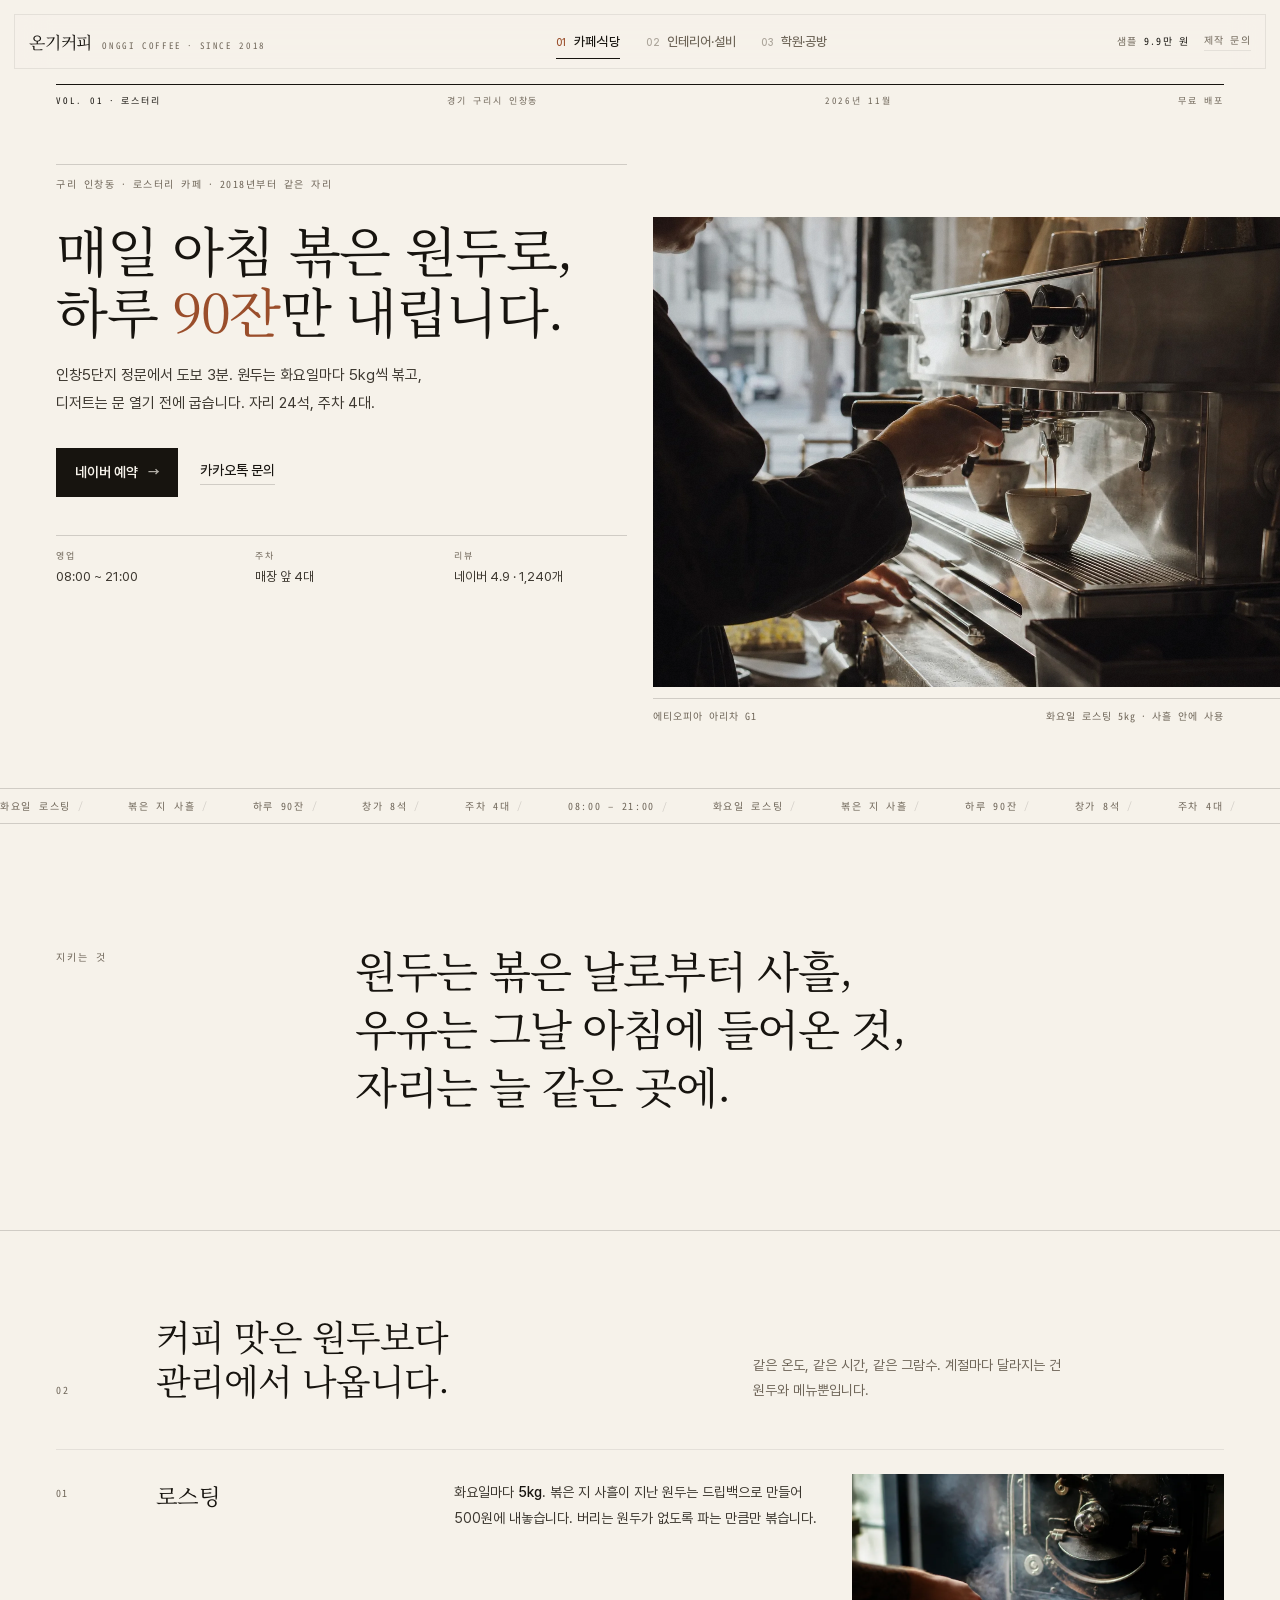
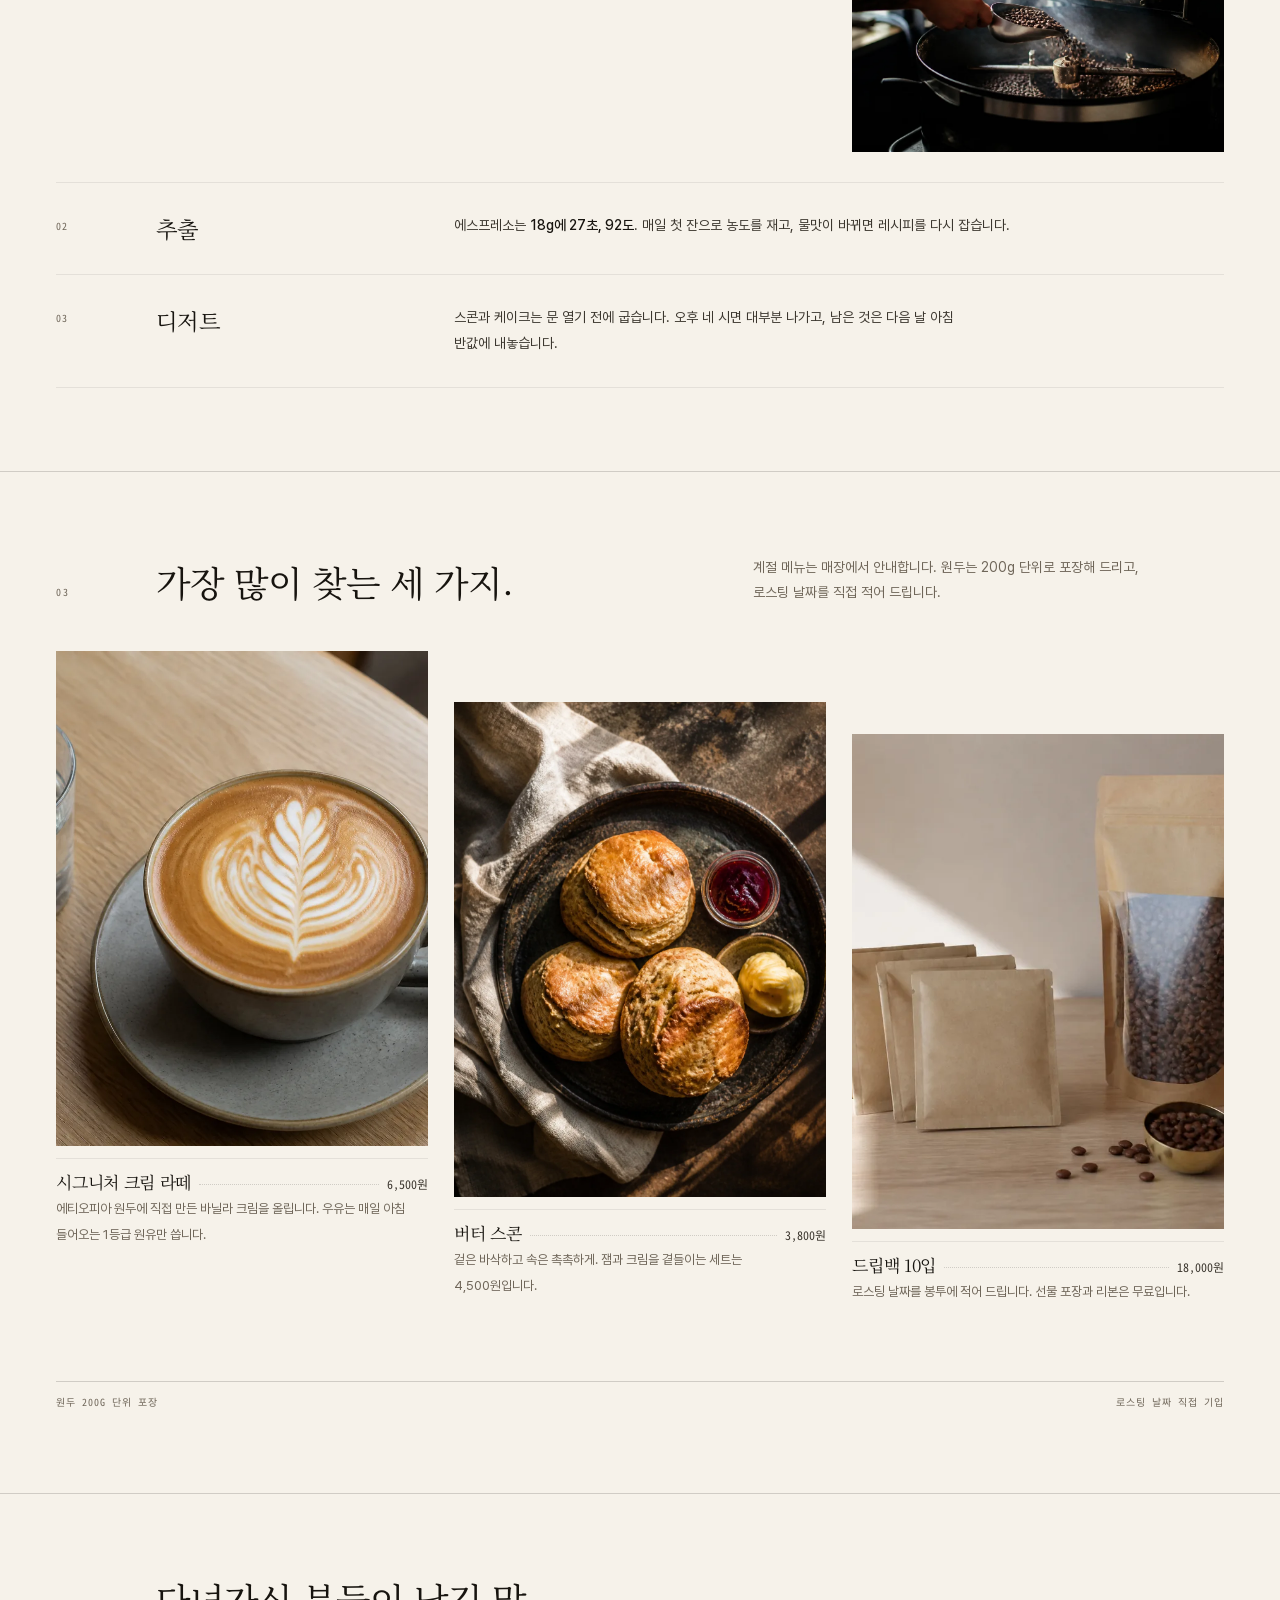
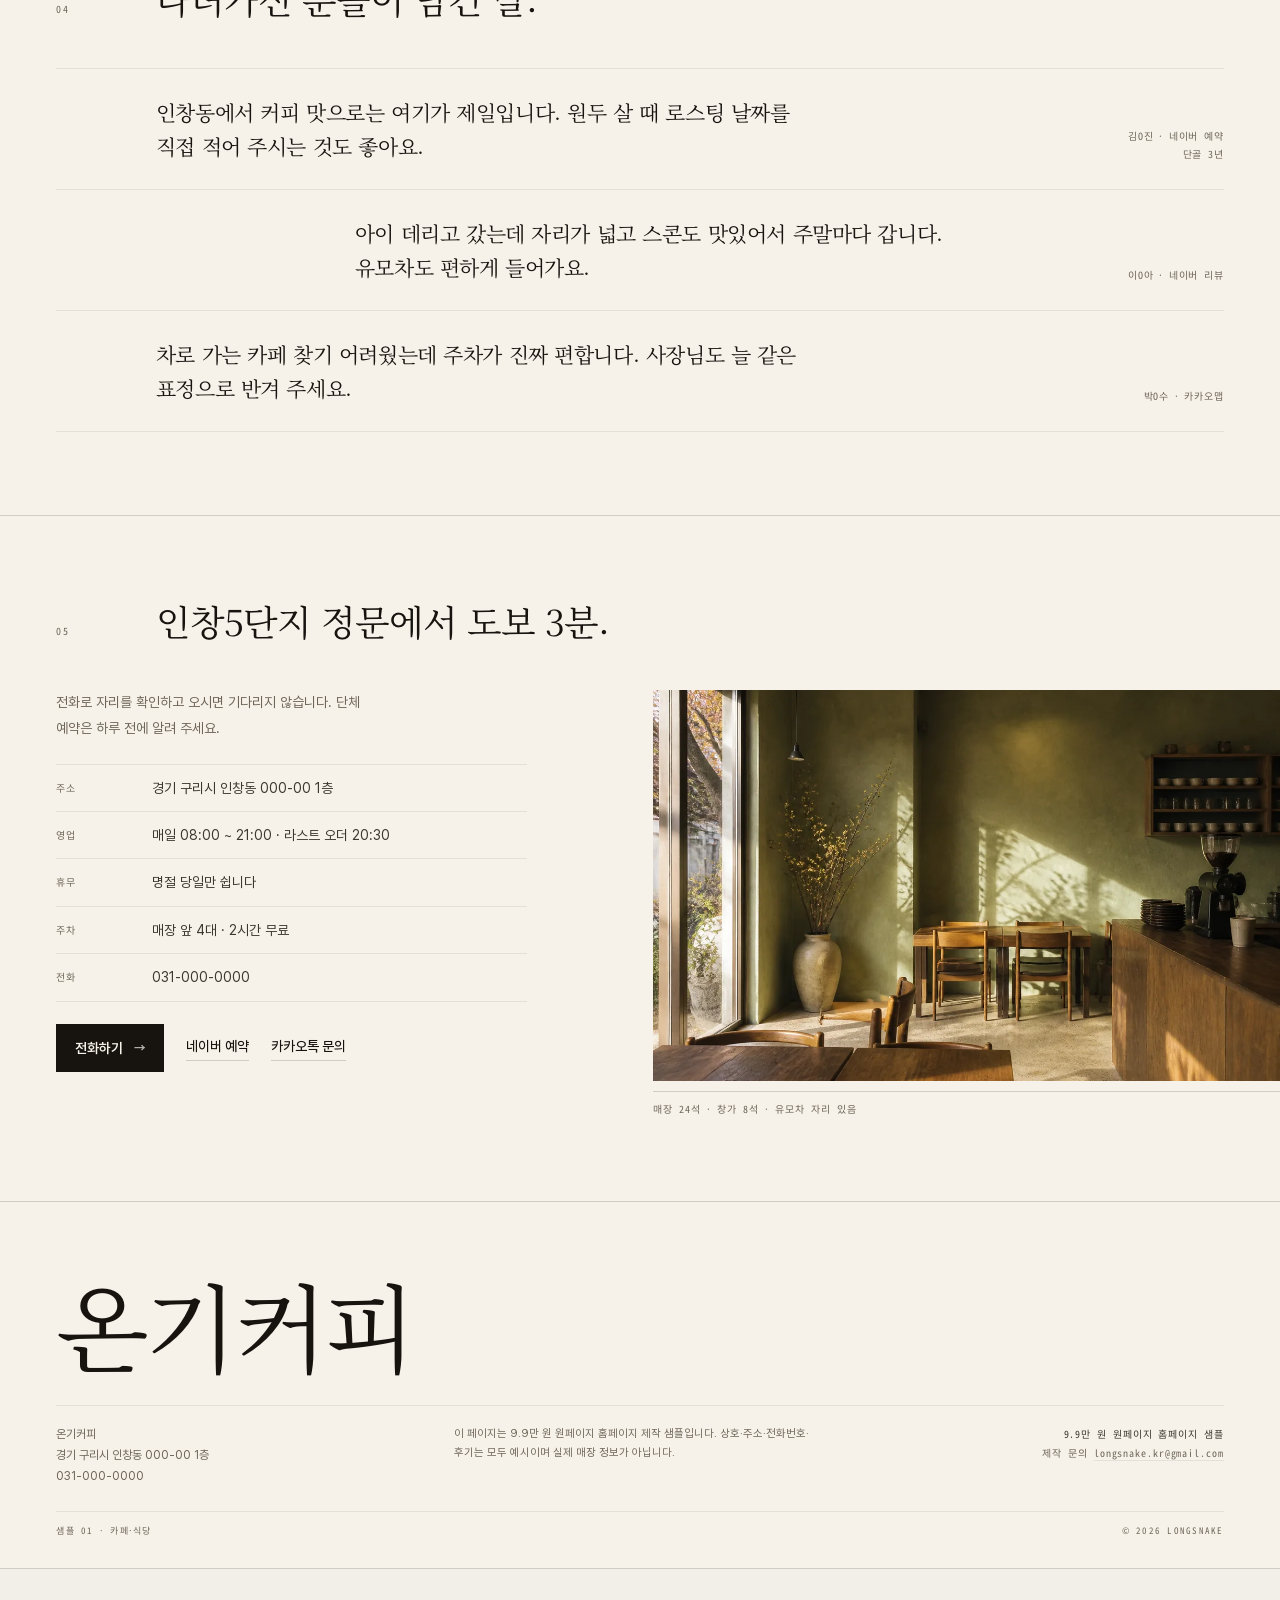
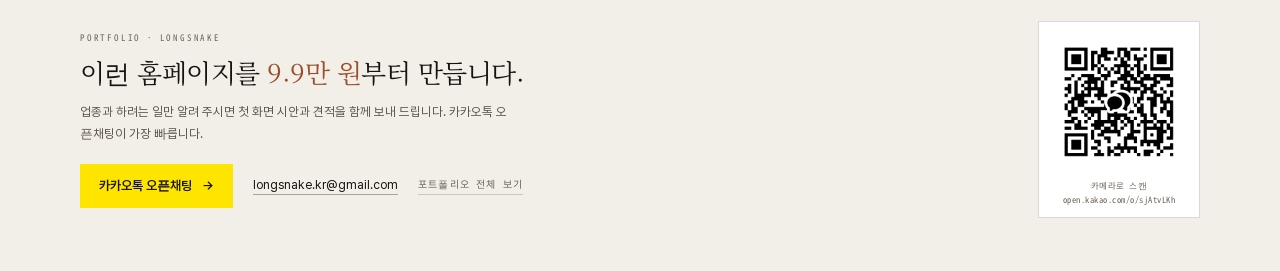
<file: 01-store-landing/index.html>
<!DOCTYPE html>
<html lang="ko">
<head>
<meta charset="utf-8">
<meta name="viewport" content="width=device-width, initial-scale=1">
<title>원페이지 홈페이지 샘플 · 카페·식당 / 인테리어·설비 / 학원·공방</title>
<meta name="description" content="9.9만 원 원페이지 홈페이지 제작 샘플. 카페·식당, 인테리어·설비, 학원·공방 세 업종을 각각 다른 레이아웃으로 확인할 수 있습니다.">
<meta name="theme-color" content="#f6f2ea">
<meta property="og:type" content="website">
<meta property="og:title" content="원페이지 홈페이지 샘플 · 세 업종">
<meta property="og:description" content="카페·식당 / 인테리어·설비 / 학원·공방. 업종을 바꾸면 디자인 시스템과 레이아웃이 통째로 바뀝니다.">
<meta property="og:image" content="assets/cafe-hero.webp">
<link rel="icon" href="assets/favicon-32.png" sizes="32x32">
<link rel="apple-touch-icon" href="assets/apple-touch-icon.png">
<style>
@font-face{font-family:"Editorial Serif";font-style:normal;font-weight:400;font-display:swap;src:url("assets/fonts/serif-regular.woff2") format("woff2")}
@font-face{font-family:"UI Sans";font-style:normal;font-weight:400;font-display:swap;src:url("assets/fonts/sans-regular.woff2") format("woff2")}
@font-face{font-family:"UI Sans";font-style:normal;font-weight:500;font-display:swap;src:url("assets/fonts/sans-medium.woff2") format("woff2")}
@font-face{font-family:"UI Sans";font-style:normal;font-weight:600;font-display:swap;src:url("assets/fonts/sans-semibold.woff2") format("woff2")}
@font-face{font-family:"UI Sans";font-style:normal;font-weight:700;font-display:swap;src:url("assets/fonts/sans-bold.woff2") format("woff2")}
@font-face{font-family:"Index Mono";font-style:normal;font-weight:400;font-display:swap;src:url("assets/fonts/mono-regular.woff2") format("woff2")}

:root{--ease:cubic-bezier(.22,1,.36,1)}
*,*::before,*::after{box-sizing:border-box}
html{-webkit-text-size-adjust:100%;scroll-behavior:smooth}
body{margin:0;overflow-x:clip;background:#f6f2ea;color:#17140f;font-family:"UI Sans",sans-serif;-webkit-font-smoothing:antialiased;transition:background-color .45s var(--ease)}
body[data-ind="interior"]{background:#121417;color:#f2f0ec}
body[data-ind="clay"]{background:#fbfaf8;color:#1b1714}
img{display:block;max-width:100%;height:auto}
a{color:inherit;text-decoration:none}
button{font:inherit;color:inherit;background:none;border:0;padding:0;cursor:pointer}
h1,h2,h3,h4,p,figure,blockquote,dl,dd,figcaption{margin:0}
ul,ol{margin:0;padding:0;list-style:none}
table{border-collapse:collapse;width:100%}
:focus-visible{outline:2px solid currentColor;outline-offset:3px}
[hidden]{display:none!important}
.skip{position:fixed;left:-9999px;top:0;z-index:300;background:#111;color:#fff;padding:12px 16px;font-size:14px}
.skip:focus{left:12px;top:12px}
.sr-only{position:absolute;width:1px;height:1px;overflow:hidden;clip:rect(0 0 0 0);white-space:nowrap}
.site{position:relative}
.site h1,.site h2,.site h3{font-weight:400}
.sw{display:flex;align-items:center}
.sw__t{position:relative;display:flex;align-items:baseline;gap:7px;white-space:nowrap;transition:color .3s var(--ease),background .3s var(--ease),border-color .3s var(--ease)}
.sw__no{font-size:10px;letter-spacing:.06em;opacity:.55}
[data-rv]{opacity:0;transform:translateY(24px);transition:opacity .75s var(--ease),transform .75s var(--ease)}
[data-rv].on{opacity:1;transform:none}

/* =====================================================================
   01 · CAFE — editorial magazine on warm paper
   ===================================================================== */
.site--cafe{
  --paper:#f6f2ea;--paper2:#ece5d7;--ink:#17140f;--ink2:#3c372f;--muted:#6f6659;
  --line:rgba(23,20,15,.17);--line2:rgba(23,20,15,.08);--accent:#9a4e2b;
  --serif:"Editorial Serif",serif;--sans:"UI Sans",sans-serif;--mono:"Index Mono",monospace;
  --pad:clamp(20px,4.4vw,64px);--gut:clamp(15px,2.1vw,30px);--maxw:1360px;
  --bleed:max(var(--pad),calc((100vw - var(--maxw)) / 2 + var(--pad)));
  background:var(--paper);color:var(--ink);font-family:var(--sans);
  font-size:16px;line-height:1.62;word-break:keep-all;overflow-wrap:break-word
}
.site--cafe .cf-bar{position:fixed;z-index:60;top:14px;left:50%;transform:translateX(-50%);width:min(var(--maxw),calc(100% - 28px));display:grid;grid-template-columns:auto 1fr auto;align-items:center;gap:14px;padding:9px 14px;border:1px solid var(--line2);background:rgba(246,242,234,.86);-webkit-backdrop-filter:blur(16px) saturate(1.04);backdrop-filter:blur(16px) saturate(1.04)}
.site--cafe .cf-mark{display:flex;align-items:baseline;gap:10px;white-space:nowrap}
.site--cafe .cf-mark__ko{font-family:var(--serif);font-size:17px;letter-spacing:-.01em}
.site--cafe .cf-mark__en{font-family:var(--mono);font-size:9px;letter-spacing:.18em;color:var(--muted);text-transform:uppercase}
.site--cafe .sw{justify-self:center;gap:2px}
.site--cafe .sw__t{padding:7px 12px;color:var(--muted);font-size:13px;font-weight:500;letter-spacing:-.01em}
.site--cafe .sw__t::after{content:"";position:absolute;left:12px;right:12px;bottom:0;height:1px;background:var(--ink);transform:scaleX(0);transform-origin:left;transition:transform .45s var(--ease)}
.site--cafe .sw__t:hover{color:var(--ink2)}
.site--cafe .sw__t[aria-selected="true"]{color:var(--ink)}
.site--cafe .sw__t[aria-selected="true"]::after{transform:scaleX(1)}
.site--cafe .sw__t[aria-selected="true"] .sw__no{color:var(--accent);opacity:1}
.site--cafe .sw__s{display:none}
.site--cafe .cf-bar__meta{display:flex;align-items:center;gap:14px;font-family:var(--mono);font-size:10px;letter-spacing:.13em;text-transform:uppercase;color:var(--muted);white-space:nowrap}
.site--cafe .cf-bar__meta b{font-weight:400;color:var(--ink)}
.site--cafe .cf-bar__mail{border-bottom:1px solid var(--line2);padding-bottom:1px}
.site--cafe .cf-bar__mail:hover{border-color:var(--ink)}

.site--cafe .cf-issue{max-width:var(--maxw);margin:0 auto;padding:84px var(--pad) 0}
.site--cafe .cf-issue__in{display:flex;justify-content:space-between;gap:12px;padding-top:9px;border-top:1px solid var(--ink);font-family:var(--mono);font-size:9px;letter-spacing:.19em;text-transform:uppercase;color:var(--muted)}
.site--cafe .cf-issue__in b{font-weight:400;color:var(--ink)}

.site--cafe .cf-hero{max-width:var(--maxw);margin:0 auto;padding:clamp(26px,4vw,52px) var(--pad) 0;display:grid;grid-template-columns:repeat(12,1fr);column-gap:var(--gut);align-items:start}
.site--cafe .cf-hero__text{grid-column:1/7;padding-top:4px}
.site--cafe .cf-eyebrow{padding-top:11px;border-top:1px solid var(--line);font-family:var(--mono);font-size:10px;letter-spacing:.15em;line-height:1.6;text-transform:uppercase;color:var(--muted)}
.site--cafe .cf-display{font-family:var(--serif);font-size:clamp(33px,4.2vw,58px);line-height:1.14;letter-spacing:-.03em;margin-top:26px;text-wrap:balance}
.site--cafe .cf-display span{display:block}
.site--cafe .cf-display em{font-style:normal;color:var(--accent)}
.site--cafe .cf-lede{margin-top:22px;max-width:42ch;font-size:15px;line-height:1.85;color:var(--ink2);text-wrap:pretty}
.site--cafe .cf-acts{display:flex;align-items:center;gap:22px;margin-top:30px;flex-wrap:wrap}
.site--cafe .cf-btn{display:inline-flex;align-items:center;gap:11px;padding:13px 19px;background:var(--ink);color:var(--paper);font-size:14px;font-weight:600;letter-spacing:-.01em;transition:background .3s var(--ease),transform .3s var(--ease)}
.site--cafe .cf-btn:hover{background:var(--accent);transform:translateY(-2px)}
.site--cafe .cf-btn:active{transform:translateY(0) scale(.99)}
.site--cafe .cf-btn i{font-family:var(--mono);font-style:normal;font-size:11px;opacity:.7}
.site--cafe .cf-link{display:inline-flex;align-items:center;gap:7px;border-bottom:1px solid var(--line);padding-bottom:2px;font-size:14px;font-weight:500;transition:color .3s var(--ease),border-color .3s var(--ease)}
.site--cafe .cf-link:hover{color:var(--accent);border-color:var(--accent)}
.site--cafe .cf-note{margin-top:16px;font-size:12px;line-height:1.75;color:var(--muted);padding-left:13px;border-left:1px solid var(--line);max-width:46ch}
.site--cafe .cf-note a{color:var(--ink);border-bottom:1px solid var(--line)}
.site--cafe .cf-facts{display:grid;grid-template-columns:repeat(3,1fr);gap:var(--gut);margin-top:38px;padding-top:13px;border-top:1px solid var(--line)}
.site--cafe .cf-facts .k{display:block;font-family:var(--mono);font-size:9px;letter-spacing:.18em;text-transform:uppercase;color:var(--muted)}
.site--cafe .cf-facts .v{display:block;margin-top:5px;font-size:13px;line-height:1.45;color:var(--ink2)}
.site--cafe .cf-hero__media{grid-column:7/13;margin-right:calc(var(--bleed) * -1);margin-top:clamp(22px,4.5vw,72px)}
.site--cafe .cf-media{position:relative;aspect-ratio:4/3;overflow:hidden;background:var(--paper2)}
.site--cafe .cf-media img,.site--cafe .cf-media canvas{position:absolute;inset:0;width:100%;height:100%;object-fit:cover}
.site--cafe .cf-media canvas{opacity:0;transition:opacity .8s var(--ease)}
.site--cafe .cf-media.is-live canvas{opacity:1}
.site--cafe .cf-cap{display:flex;justify-content:space-between;gap:16px;margin-top:11px;padding-top:9px;padding-right:var(--pad);border-top:1px solid var(--line);font-family:var(--mono);font-size:10px;letter-spacing:.1em;color:var(--muted);line-height:1.6}
.site--cafe .cf-cap span:last-child{text-align:right}

.site--cafe .cf-ticker{margin-top:clamp(36px,5vw,68px);border-top:1px solid var(--line);border-bottom:1px solid var(--line);overflow:hidden;padding:9px 0}
.site--cafe .cf-ticker__in{display:flex;width:max-content;animation:cf-run 52s linear infinite}
.site--cafe .cf-ticker__grp{display:flex;gap:44px;padding-right:44px}
.site--cafe .cf-ticker span{font-family:var(--mono);font-size:10px;letter-spacing:.17em;text-transform:uppercase;color:var(--muted);white-space:nowrap}
.site--cafe .cf-ticker span::after{content:" /";color:var(--line)}
@keyframes cf-run{from{transform:translateX(0)}to{transform:translateX(-50%)}}

.site--cafe .cf-statement{max-width:var(--maxw);margin:0 auto;padding:clamp(70px,9vw,132px) var(--pad);display:grid;grid-template-columns:repeat(12,1fr);column-gap:var(--gut);row-gap:20px}
.site--cafe .cf-statement__kick{grid-column:1/4;padding-top:9px;font-family:var(--mono);font-size:10px;letter-spacing:.19em;text-transform:uppercase;color:var(--muted)}
.site--cafe .cf-statement__text{grid-column:4/12;font-family:var(--serif);font-size:clamp(25px,3.4vw,45px);line-height:1.34;letter-spacing:-.028em;max-width:23ch;text-wrap:balance}
.site--cafe .cf-statement__text .w{opacity:.17;transition:opacity .6s var(--ease)}
.site--cafe .cf-statement__text .w.on{opacity:1}
.site--cafe .cf-statement__text .br{display:block}

.site--cafe .cf-sec{max-width:var(--maxw);margin:0 auto;padding:clamp(58px,6.5vw,88px) var(--pad);border-top:1px solid var(--line)}
.site--cafe .cf-head{display:grid;grid-template-columns:repeat(12,1fr);column-gap:var(--gut);row-gap:14px;align-items:end;margin-bottom:clamp(28px,3.6vw,48px)}
.site--cafe .cf-head__no{grid-column:1/2;padding-bottom:5px;font-family:var(--mono);font-size:10px;letter-spacing:.12em;color:var(--muted)}
.site--cafe .cf-head__title{grid-column:2/8;font-family:var(--serif);font-size:clamp(23px,2.8vw,37px);line-height:1.24;letter-spacing:-.028em;text-wrap:balance}
.site--cafe .cf-head__desc{grid-column:8/13;font-size:14px;line-height:1.78;color:var(--muted);max-width:44ch;text-wrap:pretty}

.site--cafe .cf-rows{border-top:1px solid var(--line2)}
.site--cafe .cf-row{display:grid;grid-template-columns:repeat(12,1fr);column-gap:var(--gut);row-gap:10px;padding:30px 0;border-bottom:1px solid var(--line2);align-items:start}
.site--cafe .cf-row__no{grid-column:1/2;padding-top:5px;font-family:var(--mono);font-size:10px;letter-spacing:.1em;color:var(--muted)}
.site--cafe .cf-row__title{grid-column:2/5;font-family:var(--serif);font-size:clamp(18px,1.75vw,23px);line-height:1.36;letter-spacing:-.02em}
.site--cafe .cf-row__body{grid-column:5/9;font-size:14px;line-height:1.85;color:var(--ink2);text-wrap:pretty}
.site--cafe .cf-row--wide .cf-row__body{grid-column:5/11}
.site--cafe .cf-row__body strong{font-weight:500;color:var(--ink)}
.site--cafe .cf-row__media{grid-column:9/13;aspect-ratio:4/3;overflow:hidden;background:var(--paper2);margin-top:-6px}
.site--cafe .cf-row__media img{width:100%;height:100%;object-fit:cover;transition:transform .9s var(--ease)}
.site--cafe .cf-row:hover .cf-row__media img{transform:scale(1.03)}

.site--cafe .cf-menu{display:grid;grid-template-columns:repeat(12,1fr);column-gap:var(--gut);row-gap:clamp(22px,3vw,38px);align-items:start}
.site--cafe .cf-item{grid-column:span 4;min-width:0}
.site--cafe .cf-item:nth-child(1){grid-column:1/5;margin-top:0}
.site--cafe .cf-item:nth-child(2){grid-column:5/9;margin-top:clamp(14px,4vw,60px)}
.site--cafe .cf-item:nth-child(3){grid-column:9/13;margin-top:clamp(22px,6.5vw,100px)}
.site--cafe .cf-item__fig{overflow:hidden;background:var(--paper2);aspect-ratio:3/4}
.site--cafe .cf-item__fig img{width:100%;height:100%;object-fit:cover;transition:transform .9s var(--ease)}
.site--cafe .cf-item:hover .cf-item__fig img{transform:scale(1.035)}
.site--cafe .cf-item__line{display:flex;align-items:baseline;gap:8px;margin-top:12px;padding-top:9px;border-top:1px solid var(--line2)}
.site--cafe .cf-item__name{font-family:var(--serif);font-size:17px;letter-spacing:-.02em}
.site--cafe .cf-item__dots{flex:1;border-bottom:1px dotted var(--line);transform:translateY(-4px)}
.site--cafe .cf-item__price{font-family:var(--mono);font-size:12px;color:var(--ink2);white-space:nowrap}
.site--cafe .cf-item__desc{margin-top:8px;font-size:13px;line-height:1.75;color:var(--muted);text-wrap:pretty}
.site--cafe .cf-menu__foot{grid-column:1/13;display:flex;justify-content:space-between;gap:20px;flex-wrap:wrap;margin-top:clamp(26px,3vw,40px);padding-top:12px;border-top:1px solid var(--line);font-family:var(--mono);font-size:10px;letter-spacing:.1em;color:var(--muted);text-transform:uppercase}

.site--cafe .cf-quotes{border-top:1px solid var(--line2)}
.site--cafe .cf-quote{display:grid;grid-template-columns:repeat(12,1fr);column-gap:var(--gut);row-gap:8px;padding:26px 0;border-bottom:1px solid var(--line2)}
.site--cafe .cf-quote__text{grid-column:2/9;font-family:var(--serif);font-size:clamp(16px,1.65vw,21px);line-height:1.62;letter-spacing:-.02em;text-wrap:pretty}
.site--cafe .cf-quote__who{grid-column:9/13;align-self:end;font-family:var(--mono);font-size:10px;letter-spacing:.08em;line-height:1.8;color:var(--muted);text-align:right}
.site--cafe .cf-quote:nth-child(2) .cf-quote__text{grid-column:4/11}
.site--cafe .cf-quote:nth-child(2) .cf-quote__who{grid-column:11/13}

.site--cafe .cf-visit{display:grid;grid-template-columns:repeat(12,1fr);column-gap:var(--gut);row-gap:28px;align-items:start}
.site--cafe .cf-visit__info{grid-column:1/6}
.site--cafe .cf-visit__desc{font-size:14px;line-height:1.85;color:var(--muted);max-width:38ch;margin-bottom:22px;text-wrap:pretty}
.site--cafe .cf-dl{border-top:1px solid var(--line2)}
.site--cafe .cf-drow{display:grid;grid-template-columns:82px 1fr;gap:14px;padding:12px 0;border-bottom:1px solid var(--line2)}
.site--cafe .cf-drow dt{font-family:var(--mono);font-size:10px;letter-spacing:.11em;color:var(--muted);padding-top:3px}
.site--cafe .cf-drow dd{font-size:14px;line-height:1.6;color:var(--ink2)}
.site--cafe .cf-visit__acts{display:flex;gap:22px;margin-top:22px;flex-wrap:wrap;align-items:center}
.site--cafe .cf-visit__media{grid-column:7/13;margin-right:calc(var(--bleed) * -1)}
.site--cafe .cf-visit__fig{aspect-ratio:16/10;overflow:hidden;background:var(--paper2)}
.site--cafe .cf-visit__fig img{width:100%;height:100%;object-fit:cover}
.site--cafe .cf-visit__cap{margin-top:10px;padding-top:9px;padding-right:var(--pad);border-top:1px solid var(--line);font-family:var(--mono);font-size:10px;letter-spacing:.1em;color:var(--muted)}

.site--cafe .cf-foot{max-width:var(--maxw);margin:0 auto;padding:clamp(50px,6vw,80px) var(--pad) 30px;border-top:1px solid var(--line)}
.site--cafe .cf-foot__mark{font-family:var(--serif);font-size:clamp(36px,7.5vw,104px);line-height:.94;letter-spacing:-.04em}
.site--cafe .cf-foot__grid{display:grid;grid-template-columns:repeat(12,1fr);column-gap:var(--gut);row-gap:16px;margin-top:36px;padding-top:18px;border-top:1px solid var(--line2);font-size:12px;line-height:1.75;color:var(--muted)}
.site--cafe .cf-foot__addr{grid-column:1/5}
.site--cafe .cf-foot__note{grid-column:5/9;font-size:11px}
.site--cafe .cf-foot__credit{grid-column:10/13;text-align:right;font-family:var(--mono);font-size:10px;letter-spacing:.09em;line-height:1.9}
.site--cafe .cf-foot__credit b{font-weight:400;color:var(--ink2)}
.site--cafe .cf-foot__credit a{border-bottom:1px solid var(--line2)}
.site--cafe .cf-foot__base{display:flex;justify-content:space-between;gap:14px;flex-wrap:wrap;margin-top:24px;padding-top:12px;border-top:1px solid var(--line2);font-family:var(--mono);font-size:9px;letter-spacing:.14em;text-transform:uppercase;color:var(--muted)}

@media (max-width:1100px){
  .site--cafe .cf-bar__meta{display:none}
  .site--cafe .cf-hero__text{grid-column:1/7}
  .site--cafe .cf-hero__media{grid-column:7/13}
  .site--cafe .cf-head__desc{grid-column:8/13}
  .site--cafe .cf-row__body{grid-column:5/10}
  .site--cafe .cf-row__media{grid-column:10/13}
  .site--cafe .cf-row--wide .cf-row__body{grid-column:5/12}
}
@media (max-width:860px){
  .site--cafe .cf-bar{grid-template-columns:auto 1fr;gap:8px;padding:8px 10px;top:8px}
  .site--cafe .cf-mark__en{display:none}
  .site--cafe .sw{justify-self:end}
  .site--cafe .sw__t{padding:6px 8px;font-size:12px}
  .site--cafe .sw__t::after{left:8px;right:8px}
  .site--cafe .cf-issue{padding-top:76px}
  .site--cafe .cf-issue__in{flex-wrap:wrap;gap:6px 14px;font-size:8px}
  .site--cafe .cf-hero{grid-template-columns:1fr;padding-top:20px}
  .site--cafe .cf-hero__text,.site--cafe .cf-hero__media{grid-column:1/-1}
  .site--cafe .cf-hero__media{margin-top:34px;margin-right:calc(var(--pad) * -1)}
  .site--cafe .cf-cap{padding-right:var(--pad)}
  .site--cafe .cf-display{font-size:clamp(31px,8.2vw,43px);line-height:1.17}
  .site--cafe .cf-facts{grid-template-columns:1fr;gap:0;margin-top:30px}
  .site--cafe .cf-facts li{display:flex;justify-content:space-between;align-items:baseline;gap:14px;padding:9px 0;border-bottom:1px solid var(--line2)}
  .site--cafe .cf-facts .v{margin-top:0;text-align:right}
  .site--cafe .cf-statement{grid-template-columns:1fr;row-gap:14px;padding-block:62px}
  .site--cafe .cf-statement__kick,.site--cafe .cf-statement__text{grid-column:1/-1}
  .site--cafe .cf-statement__text{font-size:clamp(23px,6.2vw,31px);max-width:none}
  .site--cafe .cf-head{grid-template-columns:1fr;row-gap:9px}
  .site--cafe .cf-head__no,.site--cafe .cf-head__title,.site--cafe .cf-head__desc{grid-column:1/-1}
  .site--cafe .cf-head__no{padding-bottom:0}
  .site--cafe .cf-row{grid-template-columns:1fr;row-gap:8px;padding:24px 0}
  .site--cafe .cf-row__no,.site--cafe .cf-row__title,.site--cafe .cf-row__body,.site--cafe .cf-row__media,.site--cafe .cf-row--wide .cf-row__body{grid-column:1/-1}
  .site--cafe .cf-row__media{margin-top:14px;aspect-ratio:16/10}
  .site--cafe .cf-menu{grid-template-columns:1fr;row-gap:30px}
  .site--cafe .cf-item,.site--cafe .cf-item:nth-child(1),.site--cafe .cf-item:nth-child(2),.site--cafe .cf-item:nth-child(3){grid-column:1/-1;margin-top:0}
  .site--cafe .cf-item:nth-child(1) .cf-item__fig{aspect-ratio:4/5}
  .site--cafe .cf-item:nth-child(2) .cf-item__fig{aspect-ratio:4/3}
  .site--cafe .cf-item:nth-child(3) .cf-item__fig{aspect-ratio:1/1}
  .site--cafe .cf-menu__foot{grid-column:1/-1;margin-top:6px}
  .site--cafe .cf-quote{grid-template-columns:1fr;row-gap:9px}
  .site--cafe .cf-quote__text,.site--cafe .cf-quote:nth-child(2) .cf-quote__text,.site--cafe .cf-quote__who,.site--cafe .cf-quote:nth-child(2) .cf-quote__who{grid-column:1/-1;text-align:left}
  .site--cafe .cf-visit{grid-template-columns:1fr}
  .site--cafe .cf-visit__info,.site--cafe .cf-visit__media{grid-column:1/-1}
  .site--cafe .cf-visit__media{margin-right:0}
  .site--cafe .cf-visit__cap{padding-right:0}
  .site--cafe .cf-foot__addr,.site--cafe .cf-foot__note,.site--cafe .cf-foot__credit{grid-column:1/-1;text-align:left}
  .site--cafe .cf-foot__grid{margin-top:26px}
}
@media (max-width:480px){
  .site--cafe .sw__t{padding:6px 7px;gap:4px}
  .site--cafe .sw__t::after{left:7px;right:7px}
  .site--cafe .sw__l{display:none}
  .site--cafe .sw__s{display:inline}
  .site--cafe .cf-mark__ko{font-size:15px}
  .site--cafe .cf-display{font-size:clamp(28px,8.6vw,36px)}
}

/* =====================================================================
   02 · INTERIOR — dark construction studio, cinematic full bleed
   ===================================================================== */
.site--interior{
  --bg:#121417;--bg2:#171a1e;--panel:#1b1f24;--ink:#f2f0ec;--ink2:#c3c8cd;--muted:#8a9199;
  --line:rgba(242,240,236,.16);--line2:rgba(242,240,236,.08);--accent:#6ba398;--accent2:#25413c;
  --sans:"UI Sans",sans-serif;
  --pad:clamp(20px,4vw,72px);--gut:clamp(16px,2.4vw,40px);--maxw:1480px;
  background:var(--bg);color:var(--ink);font-family:var(--sans);
  font-size:16px;line-height:1.62;word-break:keep-all;overflow-wrap:break-word;letter-spacing:-.005em
}
.site--interior strong{font-weight:600;color:var(--ink)}
.site--interior .in-bar{position:fixed;z-index:60;inset:0 0 auto;display:grid;grid-template-columns:auto 1fr auto;align-items:center;gap:18px;padding:16px var(--pad);color:#f2f0ec;border-bottom:1px solid transparent;transition:background .4s var(--ease),border-color .4s var(--ease),padding .4s var(--ease)}
.site--interior .in-bar.is-solid{background:rgba(18,20,23,.92);-webkit-backdrop-filter:blur(14px);backdrop-filter:blur(14px);border-bottom-color:var(--line2);padding-top:12px;padding-bottom:12px}
.site--interior .in-mark{display:flex;align-items:baseline;gap:11px;white-space:nowrap;font-size:16px;font-weight:700;letter-spacing:-.02em}
.site--interior .in-mark span{font-size:9px;font-weight:500;letter-spacing:.22em;color:var(--muted)}
.site--interior .sw{justify-self:center;gap:4px}
.site--interior .sw__t{padding:8px 12px;font-size:11px;font-weight:500;letter-spacing:.12em;color:#a9b0b7;border:1px solid transparent}
.site--interior .sw__t:hover{color:var(--ink)}
.site--interior .sw__t[aria-selected="true"]{color:var(--ink);border-color:rgba(107,163,152,.55);background:rgba(107,163,152,.10)}
.site--interior .sw__t[aria-selected="true"] .sw__no{color:var(--accent);opacity:1}
.site--interior .sw__no{font-size:9px;letter-spacing:.1em;opacity:.5}
.site--interior .sw__s{display:none}
.site--interior .in-bar__right{display:flex;align-items:center;gap:18px;white-space:nowrap}
.site--interior .in-tel{font-size:13px;font-weight:500;letter-spacing:.02em;color:var(--ink2)}
.site--interior .in-tel:hover{color:var(--ink)}
.site--interior .in-cta{display:inline-flex;align-items:center;gap:8px;padding:10px 15px;background:var(--accent);color:#0e1a18;font-size:12px;font-weight:600;letter-spacing:.02em;transition:background .3s var(--ease),transform .3s var(--ease)}
.site--interior .in-cta:hover{background:#82b9ae;transform:translateY(-1px)}
.site--interior .in-cta i{font-style:normal;font-size:13px}

.site--interior .in-hero{position:relative;display:flex;flex-direction:column;justify-content:space-between;min-height:min(94svh,880px);padding:clamp(92px,10vw,124px) 0 clamp(24px,3.4vw,44px);overflow:hidden;background:#0d0f11}
.site--interior .in-hero__media{position:absolute;inset:0;overflow:hidden;z-index:0}
.site--interior .in-hero__media img,.site--interior .in-hero__media canvas{position:absolute;inset:0;width:100%;height:100%;object-fit:cover}
.site--interior .in-hero__media img{transform:scale(1.04);animation:in-breathe 26s ease-in-out infinite alternate}
.site--interior .in-hero__media canvas{opacity:0;transition:opacity .9s var(--ease)}
.site--interior .in-hero__media.is-live canvas{opacity:1}
@keyframes in-breathe{from{transform:scale(1.02)}to{transform:scale(1.09)}}
.site--interior .in-scrim{position:absolute;inset:0;z-index:1;background:linear-gradient(180deg,rgba(13,15,17,.36) 0%,rgba(13,15,17,0) 22%,rgba(13,15,17,.06) 50%,rgba(13,15,17,.58) 82%,#121417 100%),linear-gradient(90deg,rgba(13,15,17,.34) 0%,rgba(13,15,17,.02) 38%,rgba(13,15,17,0) 58%)}
.site--interior .in-hero__top{position:relative;z-index:2;display:flex;justify-content:space-between;gap:20px;max-width:var(--maxw);width:100%;margin:0 auto clamp(28px,5vw,64px);padding:0 var(--pad);font-size:10px;font-weight:500;letter-spacing:.2em;color:#c6ccd1}
.site--interior .in-hero__body{position:relative;z-index:2;margin-top:auto;display:grid;grid-template-columns:minmax(0,1fr) minmax(200px,300px);gap:clamp(24px,4vw,64px);align-items:end;max-width:var(--maxw);width:100%;margin:0 auto;padding:0 var(--pad)}
.site--interior .in-eyebrow{font-size:10px;font-weight:600;letter-spacing:.22em;color:var(--accent);text-transform:uppercase;text-shadow:0 1px 18px rgba(13,15,17,.55)}
.site--interior .in-display{margin-top:16px;font-size:clamp(36px,6.2vw,86px);font-weight:700;line-height:.96;letter-spacing:-.045em;text-wrap:balance;text-shadow:0 2px 40px rgba(13,15,17,.5)}
.site--interior .in-display span{display:block}
.site--interior .in-display em{font-style:normal;color:var(--accent)}
.site--interior .in-lede{margin-top:22px;max-width:46ch;font-size:15px;line-height:1.8;color:#cdd2d6;text-wrap:pretty}
.site--interior .in-acts{display:flex;align-items:center;gap:18px;margin-top:28px;flex-wrap:wrap}
.site--interior .in-btn{display:inline-flex;align-items:center;gap:10px;padding:15px 22px;background:var(--ink);color:#121417;font-size:14px;font-weight:600;transition:background .3s var(--ease),transform .3s var(--ease)}
.site--interior .in-btn:hover{background:var(--accent);transform:translateY(-2px)}
.site--interior .in-btn i{font-style:normal;font-size:13px}
.site--interior .in-btn--ghost{background:transparent;color:var(--ink);border:1px solid rgba(242,240,236,.4)}
.site--interior .in-btn--ghost:hover{background:rgba(242,240,236,.09);border-color:var(--ink)}
.site--interior .in-note{margin-top:14px;font-size:12px;line-height:1.7;color:#a4abb1;max-width:44ch}
.site--interior .in-note a{color:var(--ink);border-bottom:1px solid rgba(242,240,236,.35)}
.site--interior .in-hero__side{border-left:1px solid rgba(242,240,236,.22);padding-left:clamp(16px,2vw,24px)}
.site--interior .in-hero__side dl{display:grid;gap:14px}
.site--interior .in-hero__side dt{font-size:9px;font-weight:500;letter-spacing:.2em;color:#8f979e}
.site--interior .in-hero__side dd{margin-top:3px;font-size:13px;line-height:1.5;color:var(--ink)}
.site--interior .in-scroll{display:inline-flex;align-items:center;gap:8px;margin-top:26px;font-size:9px;letter-spacing:.24em;color:#98a0a7}
.site--interior .in-scroll::after{content:"";width:1px;height:34px;background:linear-gradient(180deg,var(--accent),transparent)}

.site--interior .in-strip{border-top:1px solid var(--line2);border-bottom:1px solid var(--line2);background:#16191d}
.site--interior .in-strip ul{display:grid;grid-template-columns:repeat(4,1fr);max-width:var(--maxw);margin:0 auto}
.site--interior .in-strip li{padding:clamp(22px,3vw,38px) clamp(14px,2.4vw,32px);border-left:1px solid var(--line2)}
.site--interior .in-strip li:first-child{border-left:0}
.site--interior .in-strip b{display:block;font-size:clamp(26px,3.4vw,42px);font-weight:700;line-height:1;letter-spacing:-.04em}
.site--interior .in-strip li:nth-child(2) b{color:var(--accent)}
.site--interior .in-strip span{display:block;margin-top:9px;font-size:10px;font-weight:500;letter-spacing:.17em;color:var(--muted);text-transform:uppercase}

.site--interior .in-sec{max-width:var(--maxw);margin:0 auto;padding:clamp(64px,8vw,116px) var(--pad)}
.site--interior .in-head{display:grid;grid-template-columns:minmax(0,1fr) minmax(0,1fr);gap:clamp(20px,4vw,64px);align-items:end;margin-bottom:clamp(32px,4.4vw,56px)}
.site--interior .in-head h2{font-size:clamp(27px,3.5vw,46px);font-weight:700;line-height:1.06;letter-spacing:-.038em;margin-top:14px;text-wrap:balance}
.site--interior .in-head p{font-size:14px;line-height:1.8;color:var(--muted);max-width:44ch;text-wrap:pretty}
.site--interior .in-head p strong{color:var(--ink2)}

.site--interior .in-timeline{position:relative;display:grid;grid-template-columns:repeat(3,1fr);gap:clamp(18px,2.6vw,40px)}
.site--interior .in-timeline::before{content:"";position:absolute;top:6px;left:0;right:0;height:1px;background:rgba(242,240,236,.2)}
.site--interior .in-step{position:relative;padding-top:clamp(26px,3vw,38px)}
.site--interior .in-step::before{content:"";position:absolute;top:0;left:0;width:13px;height:13px;background:#121417;border:1px solid var(--accent);border-radius:50%}
.site--interior .in-step:first-child::before{background:var(--accent)}
.site--interior .in-step__day{display:block;font-size:10px;font-weight:600;letter-spacing:.2em;color:var(--accent)}
.site--interior .in-step h3{margin-top:8px;font-size:clamp(19px,2vw,25px);font-weight:700;letter-spacing:-.03em;line-height:1.24}
.site--interior .in-step p{margin-top:10px;font-size:13px;line-height:1.8;color:var(--muted);text-wrap:pretty}
.site--interior .in-step__fig{margin-top:18px;aspect-ratio:4/3;overflow:hidden;background:#1b1f24}
.site--interior .in-step__fig img{width:100%;height:100%;object-fit:cover;transition:transform .9s var(--ease)}
.site--interior .in-step:hover .in-step__fig img{transform:scale(1.04)}
.site--interior .in-step__list{margin-top:14px;border-top:1px solid var(--line2)}
.site--interior .in-step__list li{display:flex;justify-content:space-between;gap:12px;padding:9px 0;border-bottom:1px solid var(--line2);font-size:11px;letter-spacing:.04em;color:var(--ink2)}
.site--interior .in-step__list li span:last-child{color:var(--muted)}

.site--interior .in-spec{max-width:var(--maxw);margin:0 auto;padding:0 var(--pad) clamp(64px,8vw,116px);display:grid;grid-template-columns:minmax(0,7fr) minmax(0,5fr);gap:clamp(26px,4vw,64px);align-items:start}
.site--interior .in-spec__media{position:sticky;top:96px;overflow:hidden;background:#1b1f24;aspect-ratio:4/5}
.site--interior .in-spec__media img{width:100%;height:100%;object-fit:cover}
.site--interior .in-spec__body h2{font-size:clamp(24px,3vw,38px);font-weight:700;line-height:1.1;letter-spacing:-.035em;margin-top:14px;text-wrap:balance}
.site--interior .in-spec__body > p{margin-top:14px;font-size:14px;line-height:1.85;color:var(--muted);max-width:42ch}
.site--interior .in-drow{display:grid;grid-template-columns:96px 1fr;gap:16px;padding:13px 0;border-bottom:1px solid var(--line2);align-items:baseline}
.site--interior .in-drow span{font-size:10px;font-weight:500;letter-spacing:.16em;color:var(--muted)}
.site--interior .in-drow b{font-size:14px;font-weight:600;letter-spacing:-.01em}
.site--interior .in-spec__dl{margin-top:26px;border-top:1px solid var(--line2)}
.site--interior .in-includes{display:grid;gap:12px;margin-top:26px}
.site--interior .in-includes li{display:flex;gap:14px;font-size:13px;line-height:1.6;color:var(--ink2)}
.site--interior .in-includes b{flex:0 0 auto;font-size:10px;letter-spacing:.1em;color:var(--accent);padding-top:3px}
.site--interior .in-spec__cap{margin-top:14px;font-size:10px;letter-spacing:.14em;color:var(--muted)}

.site--interior .in-cases{border-top:1px solid var(--line2)}
.site--interior .in-cases__grid{display:grid;grid-template-columns:repeat(12,1fr);gap:clamp(16px,2.4vw,32px)}
.site--interior .in-case{min-width:0}
.site--interior .in-case--main{grid-column:1/8}
.site--interior .in-case--main .in-case__fig{aspect-ratio:16/10}
.site--interior .in-case--side{grid-column:8/13;display:grid;gap:clamp(16px,2.4vw,32px);align-content:space-between}
.site--interior .in-case--side .in-case__fig{aspect-ratio:4/3}
.site--interior .in-case__fig{overflow:hidden;background:#1b1f24}
.site--interior .in-case__fig img{width:100%;height:100%;object-fit:cover;transition:transform 1s var(--ease)}
.site--interior .in-case:hover .in-case__fig img{transform:scale(1.035)}
.site--interior .in-case__meta{display:flex;justify-content:space-between;gap:14px;margin-top:12px;padding-top:10px;border-top:1px solid var(--line2);font-size:10px;letter-spacing:.14em;color:var(--muted)}
.site--interior .in-case h3{margin-top:10px;font-size:clamp(18px,1.9vw,24px);font-weight:700;letter-spacing:-.03em}
.site--interior .in-case p{margin-top:6px;font-size:13px;line-height:1.75;color:var(--muted);max-width:44ch}
.site--interior .in-case__price{margin-top:8px;font-size:12px;font-weight:600;color:var(--accent)}
.site--interior .in-stats{width:100%;border-top:1px solid var(--line);padding-top:14px}
.site--interior .in-stats__cap{font-size:10px;font-weight:500;letter-spacing:.18em;color:var(--muted);text-transform:uppercase;margin-bottom:4px}
.site--interior .in-stats div{display:flex;justify-content:space-between;align-items:baseline;gap:16px;padding:15px 0;border-bottom:1px solid var(--line2)}
.site--interior .in-stats b{font-size:clamp(22px,2.6vw,32px);font-weight:700;letter-spacing:-.035em;color:var(--ink)}
.site--interior .in-stats span{font-size:10px;letter-spacing:.12em;color:var(--muted);text-align:right}
.site--interior .in-case__more{border-top:1px solid var(--line2);padding-top:18px}
.site--interior .in-case__more p{font-size:12px;line-height:1.85;color:var(--muted)}
.site--interior .in-case__more .in-btn{margin-top:16px;padding:12px 16px;font-size:12px}
.site--interior .in-voice__head{margin-bottom:clamp(24px,3.2vw,40px)}
.site--interior .in-voice__head h2{margin-top:12px;font-size:clamp(24px,3vw,38px);font-weight:700;line-height:1.08;letter-spacing:-.038em}

.site--interior .in-guar{background:#17211f;border-top:1px solid rgba(107,163,152,.34);border-bottom:1px solid rgba(107,163,152,.2)}
.site--interior .in-guar__in{display:grid;grid-template-columns:minmax(0,1fr) minmax(0,1.25fr);gap:clamp(24px,4vw,64px);max-width:var(--maxw);margin:0 auto;padding:clamp(40px,5vw,64px) var(--pad);align-items:center}
.site--interior .in-guar h2{font-size:clamp(22px,2.6vw,32px);font-weight:700;line-height:1.16;letter-spacing:-.035em}
.site--interior .in-guar p{margin-top:10px;font-size:13px;line-height:1.75;color:#a9bdb8;max-width:36ch}
.site--interior .in-guar__items{display:grid;grid-template-columns:repeat(3,1fr);gap:clamp(14px,2vw,28px)}
.site--interior .in-guar__items div{padding-top:10px;border-top:1px solid rgba(107,163,152,.35)}
.site--interior .in-guar__items dt{font-size:9px;letter-spacing:.18em;color:#9db3ae}
.site--interior .in-guar__items dd{margin-top:5px;font-size:clamp(15px,1.5vw,18px);font-weight:600;letter-spacing:-.02em}
.site--interior .in-guar__acts{display:flex;align-items:center;gap:16px;flex-wrap:wrap;margin-top:22px}

.site--interior .in-voice{max-width:var(--maxw);margin:0 auto;padding:clamp(64px,8vw,110px) var(--pad)}
.site--interior .in-voice__big{display:grid;grid-template-columns:minmax(0,9fr) minmax(0,3fr);gap:clamp(20px,3vw,48px);align-items:end;padding-bottom:clamp(26px,3.4vw,44px);border-bottom:1px solid var(--line)}
.site--interior .in-voice__big p{font-size:clamp(21px,2.9vw,38px);font-weight:600;line-height:1.36;letter-spacing:-.035em;text-wrap:pretty}
.site--interior .in-voice__big footer{font-size:11px;line-height:1.8;letter-spacing:.1em;color:var(--muted);text-align:right}
.site--interior .in-voice__small{display:grid;grid-template-columns:repeat(2,minmax(0,1fr));gap:clamp(20px,3vw,48px);margin-top:clamp(22px,3vw,36px)}
.site--interior .in-voice__small p{font-size:14px;line-height:1.85;color:var(--ink2);text-wrap:pretty}
.site--interior .in-voice__small footer{margin-top:10px;font-size:10px;letter-spacing:.1em;color:var(--muted)}

.site--interior .in-foot{background:#0e1012;border-top:1px solid var(--line2)}
.site--interior .in-foot__in{max-width:var(--maxw);margin:0 auto;padding:clamp(48px,6vw,84px) var(--pad) 26px}
.site--interior .in-foot__cta{display:grid;grid-template-columns:minmax(0,1.2fr) minmax(0,1fr);gap:clamp(24px,4vw,64px);align-items:end}
.site--interior .in-foot__cta h2{font-size:clamp(30px,4.4vw,58px);font-weight:700;line-height:1.02;letter-spacing:-.045em}
.site--interior .in-foot__cta p{margin-top:14px;font-size:13px;line-height:1.8;color:var(--muted);max-width:34ch}
.site--interior .in-foot__acts{display:flex;gap:14px;flex-wrap:wrap;justify-content:flex-end}
.site--interior .in-foot__acts .in-btn{padding:14px 20px}
.site--interior .in-foot__grid{display:grid;grid-template-columns:repeat(4,minmax(0,1fr));gap:clamp(16px,2.4vw,32px);margin-top:clamp(36px,5vw,64px);padding-top:22px;border-top:1px solid var(--line2)}
.site--interior .in-foot__grid dt{font-size:9px;letter-spacing:.18em;color:#7e868d}
.site--interior .in-foot__grid dd{margin-top:6px;font-size:13px;line-height:1.65;color:var(--ink2)}
.site--interior .in-foot__note{grid-column:1/-1;font-size:11px;line-height:1.7;color:#767e85;max-width:70ch}
.site--interior .in-foot__base{display:flex;justify-content:space-between;gap:16px;flex-wrap:wrap;margin-top:26px;padding-top:14px;border-top:1px solid var(--line2);font-size:9px;letter-spacing:.16em;color:#767e85;text-transform:uppercase}
.site--interior .in-foot__base b{font-weight:400;color:var(--ink2)}

@media (max-width:1120px){
  .site--interior .in-bar__right{display:none}
  .site--interior .sw{justify-self:end}
  .site--interior .in-hero__body{grid-template-columns:1fr}
  .site--interior .in-hero__side{display:none}
  .site--interior .in-spec{grid-template-columns:1fr}
  .site--interior .in-spec__media{position:static;aspect-ratio:16/10;order:2}
  .site--interior .in-guar__in{grid-template-columns:1fr}
  .site--interior .in-foot__cta{grid-template-columns:1fr}
  .site--interior .in-foot__acts{justify-content:flex-start}
}
@media (max-width:860px){
  .site--interior .in-head{grid-template-columns:1fr;gap:14px}
  .site--interior .in-timeline{grid-template-columns:1fr;gap:0}
  .site--interior .in-timeline::before{display:none}
  .site--interior .in-step{padding:26px 0 26px 26px;border-top:1px solid var(--line2)}
  .site--interior .in-step::before{top:32px;left:0}
  .site--interior .in-step:first-child{border-top:0}
  .site--interior .in-cases__grid{grid-template-columns:1fr}
  .site--interior .in-case--main,.site--interior .in-case--side{grid-column:1/-1}
  .site--interior .in-case--main .in-case__fig{aspect-ratio:4/3}
  .site--interior .in-voice__big{grid-template-columns:1fr;align-items:start}
  .site--interior .in-voice__big footer{text-align:left}
  .site--interior .in-voice__small{grid-template-columns:1fr}
  .site--interior .in-foot__grid{grid-template-columns:repeat(2,minmax(0,1fr))}
  .site--interior .in-strip ul{grid-template-columns:repeat(2,1fr)}
  .site--interior .in-strip li:nth-child(3){border-left:0}
  .site--interior .in-strip li:nth-child(n+3){border-top:1px solid var(--line2)}
}
@media (max-width:640px){
  .site--interior .in-bar{grid-template-columns:auto 1fr;gap:10px;padding:12px var(--pad)}
  .site--interior .in-mark{font-size:14px}
  .site--interior .in-mark span{display:none}
  .site--interior .sw{gap:0}
  .site--interior .sw__t{padding:7px 8px;font-size:10px;letter-spacing:.06em}
  .site--interior .sw__l{display:none}
  .site--interior .sw__s{display:inline}
  .site--interior .in-hero{min-height:88svh;padding-top:96px}
  .site--interior .in-hero__top{font-size:8px;letter-spacing:.14em;margin-bottom:24px}
  .site--interior .in-hero__top span:last-child{display:none}
  .site--interior .in-display{font-size:clamp(34px,10.4vw,46px);letter-spacing:-.04em}
  .site--interior .in-lede{font-size:14px}
  .site--interior .in-acts{gap:10px}
  .site--interior .in-btn{padding:13px 16px;font-size:13px}
  .site--interior .in-guar__items{grid-template-columns:1fr;gap:12px}
  .site--interior .in-foot__grid{grid-template-columns:1fr;gap:14px}
  .site--interior .in-drow{grid-template-columns:80px 1fr;gap:12px}
  .site--interior .in-spec__media{aspect-ratio:4/3}
}

/* =====================================================================
   03 · CLAY — white gallery lookbook, wide tracking, centered rhythm
   ===================================================================== */
.site--clay{
  --paper:#fbfaf8;--paper2:#f2efea;--ink:#1b1714;--ink2:#453c35;--muted:#8a8078;
  --line:rgba(27,23,20,.16);--line2:rgba(27,23,20,.07);--accent:#9b633c;
  --serif:"Editorial Serif",serif;--sans:"UI Sans",sans-serif;
  --pad:clamp(22px,5.4vw,84px);--gut:clamp(16px,2.6vw,36px);--maxw:1200px;
  background:var(--paper);color:var(--ink);font-family:var(--serif);
  font-size:16px;line-height:1.75;word-break:keep-all;overflow-wrap:break-word;letter-spacing:.005em
}
.site--clay .cl-head{position:sticky;top:0;z-index:60;background:rgba(251,250,248,.94);-webkit-backdrop-filter:blur(10px);backdrop-filter:blur(10px);border-bottom:1px solid var(--line2)}
.site--clay .cl-head__in{display:grid;grid-template-columns:1fr auto 1fr;align-items:center;gap:16px;max-width:var(--maxw);margin:0 auto;padding:16px var(--pad)}
.site--clay .cl-head__meta{font-family:var(--sans);font-size:9px;letter-spacing:.24em;color:var(--muted);text-transform:uppercase}
.site--clay .cl-mark{text-align:center;font-size:20px;letter-spacing:.34em;line-height:1.1;padding-left:.34em}
.site--clay .cl-mark span{display:block;margin-top:5px;font-family:var(--sans);font-size:8px;letter-spacing:.42em;color:var(--muted);padding-left:.42em}
.site--clay .sw{justify-self:end;gap:0}
.site--clay .sw__t{padding:6px 9px;font-family:var(--sans);font-size:9px;letter-spacing:.13em;color:var(--muted);text-transform:uppercase}
.site--clay .sw__t + .sw__t{border-left:1px solid var(--line2)}
.site--clay .sw__t:hover{color:var(--ink)}
.site--clay .sw__t[aria-selected="true"]{color:var(--accent)}
.site--clay .sw__no{display:none}
.site--clay .sw__s{display:none}

.site--clay .cl-hero{max-width:var(--maxw);margin:0 auto;padding:clamp(42px,6vw,84px) var(--pad) 0;text-align:center}
.site--clay .cl-hero__eyebrow{font-family:var(--sans);font-size:10px;letter-spacing:.26em;color:var(--muted);text-transform:uppercase}
.site--clay .cl-display{margin-top:clamp(18px,2.6vw,30px);font-size:clamp(25px,5.1vw,64px);line-height:1.36;letter-spacing:.015em;text-wrap:balance}
.site--clay .cl-display span{display:block}
.site--clay .cl-display em{font-style:normal;color:var(--accent)}
.site--clay .cl-lede{margin:clamp(20px,2.6vw,28px) auto 0;max-width:36ch;font-size:15px;line-height:1.95;color:var(--ink2);text-wrap:pretty}
.site--clay .cl-acts{display:flex;align-items:center;justify-content:center;gap:26px;margin-top:clamp(24px,3vw,34px);flex-wrap:wrap}
.site--clay .cl-btn{display:inline-flex;align-items:center;gap:12px;padding:15px 26px;border:1px solid var(--ink);color:var(--ink);font-family:var(--sans);font-size:13px;font-weight:500;letter-spacing:.06em;transition:background .35s var(--ease),color .35s var(--ease)}
.site--clay .cl-btn:hover{background:var(--ink);color:var(--paper)}
.site--clay .cl-btn i{font-style:normal;font-family:var(--sans);font-size:12px}
.site--clay .cl-link{font-family:var(--sans);font-size:12px;letter-spacing:.1em;color:var(--muted);border-bottom:1px solid var(--line);padding-bottom:2px;transition:color .3s var(--ease),border-color .3s var(--ease)}
.site--clay .cl-link:hover{color:var(--accent);border-color:var(--accent)}
.site--clay .cl-note{margin:16px auto 0;max-width:52ch;font-family:var(--sans);font-size:11px;line-height:1.8;color:var(--muted)}
.site--clay .cl-note a{color:var(--ink2);border-bottom:1px solid var(--line)}
.site--clay .cl-hero__fig{max-width:1080px;margin:clamp(28px,3.8vw,46px) auto 0}
.site--clay .cl-media{position:relative;aspect-ratio:4/3;overflow:hidden;background:var(--paper2)}
.site--clay .cl-media img,.site--clay .cl-media canvas{position:absolute;inset:0;width:100%;height:100%;object-fit:cover}
.site--clay .cl-media canvas{opacity:0;transition:opacity .9s var(--ease)}
.site--clay .cl-media.is-live canvas{opacity:1}
.site--clay .cl-cap{display:flex;justify-content:space-between;gap:18px;margin-top:12px;font-family:var(--sans);font-size:10px;letter-spacing:.16em;color:var(--muted)}

.site--clay .cl-story{max-width:var(--maxw);margin:0 auto;padding:clamp(64px,9vw,132px) var(--pad) 0;display:grid;gap:clamp(56px,8vw,116px)}
.site--clay .cl-row{display:grid;grid-template-columns:repeat(12,1fr);column-gap:clamp(20px,4vw,64px);align-items:center}
.site--clay .cl-row > *{grid-row:1}
.site--clay .cl-row__text{grid-column:7/12}
.site--clay .cl-row__fig{grid-column:1/7;overflow:hidden;background:var(--paper2);aspect-ratio:4/5}
.site--clay .cl-row--flip .cl-row__fig{grid-column:7/13}
.site--clay .cl-row--flip .cl-row__text{grid-column:1/6}
.site--clay .cl-row__fig img{width:100%;height:100%;object-fit:cover;transition:transform 1.1s var(--ease)}
.site--clay .cl-row:hover .cl-row__fig img{transform:scale(1.03)}
.site--clay .cl-row__no{display:block;font-family:var(--sans);font-size:10px;letter-spacing:.24em;color:var(--accent)}
.site--clay .cl-row h2{margin-top:14px;font-size:clamp(24px,3vw,38px);line-height:1.36;letter-spacing:.02em;text-wrap:balance}
.site--clay .cl-row p{margin-top:18px;font-size:15px;line-height:1.95;color:var(--ink2);text-wrap:pretty}
.site--clay .cl-row p + p{margin-top:12px}
.site--clay .cl-row__facts{margin-top:24px;padding-top:14px;border-top:1px solid var(--line2)}
.site--clay .cl-row__facts div{display:flex;justify-content:space-between;gap:16px;padding:8px 0;border-bottom:1px solid var(--line2)}
.site--clay .cl-row__facts dt{font-family:var(--sans);font-size:10px;letter-spacing:.16em;color:var(--muted);padding-top:3px}
.site--clay .cl-row__facts dd{font-size:13px;letter-spacing:.02em}

.site--clay .cl-block{max-width:var(--maxw);margin:0 auto;padding:clamp(64px,9vw,132px) var(--pad) 0}
.site--clay .cl-block__head{text-align:center;max-width:44ch;margin:0 auto}
.site--clay .cl-block__head .k{display:block;font-family:var(--sans);font-size:10px;letter-spacing:.26em;color:var(--accent);text-transform:uppercase}
.site--clay .cl-block__head h2{margin-top:16px;font-size:clamp(23px,2.9vw,36px);line-height:1.4;letter-spacing:.02em;text-wrap:balance}
.site--clay .cl-block__head p{margin-top:14px;font-size:14px;line-height:1.9;color:var(--muted);text-wrap:pretty}

.site--clay .cl-tbl{margin-top:clamp(28px,4vw,48px);font-size:14px;text-align:left}
.site--clay .cl-tbl th{font-family:var(--sans);font-weight:400;font-size:9px;letter-spacing:.22em;color:var(--muted);text-transform:uppercase;padding:0 10px 13px 0;border-bottom:1px solid var(--ink);white-space:nowrap}
.site--clay .cl-tbl td{padding:19px 10px 19px 0;border-bottom:1px solid var(--line2);vertical-align:baseline;letter-spacing:.015em}
.site--clay .cl-tbl__day{font-family:var(--sans);font-size:11px;letter-spacing:.16em;color:var(--muted);width:70px}
.site--clay .cl-tbl__time{font-family:var(--sans);font-size:12px;letter-spacing:.04em;color:var(--ink2);width:150px}
.site--clay .cl-tbl__name{font-size:16px}
.site--clay .cl-tbl__cap{font-family:var(--sans);font-size:11px;letter-spacing:.06em;color:var(--muted);width:120px}
.site--clay .cl-tbl__state{font-family:var(--sans);font-size:11px;letter-spacing:.08em;text-align:right;width:80px}
.site--clay .cl-tbl__state.is-open{color:var(--accent)}
.site--clay .cl-tbl__state.is-full{color:#b8b0a8}
.site--clay .cl-lbl{display:none}
.site--clay .cl-tbl__note{margin-top:16px;font-family:var(--sans);font-size:11px;line-height:1.8;color:var(--muted);display:flex;justify-content:space-between;gap:18px;flex-wrap:wrap}

.site--clay .cl-works{display:grid;grid-template-columns:repeat(3,1fr);gap:clamp(10px,1.8vw,26px);margin-top:clamp(26px,3.6vw,44px)}
.site--clay .cl-work{min-width:0}
.site--clay .cl-work__fig{aspect-ratio:3/4;overflow:hidden;background:var(--paper2)}
.site--clay .cl-work__fig img{width:100%;height:100%;object-fit:cover;transition:transform 1.1s var(--ease)}
.site--clay .cl-work:hover .cl-work__fig img{transform:scale(1.035)}
.site--clay .cl-work figcaption{margin-top:10px;font-family:var(--sans);font-size:10px;line-height:1.7;letter-spacing:.06em;color:var(--muted)}
.site--clay .cl-work b{display:block;font-weight:400;color:var(--ink2);letter-spacing:.08em}

.site--clay .cl-voice{max-width:760px;margin:0 auto;padding:clamp(64px,9vw,132px) var(--pad) 0;text-align:center}
.site--clay .cl-voice blockquote + blockquote{margin-top:clamp(36px,5vw,56px);padding-top:clamp(36px,5vw,56px);border-top:1px solid var(--line2)}
.site--clay .cl-voice p{font-size:clamp(19px,2.4vw,27px);line-height:1.72;letter-spacing:.015em;text-wrap:pretty}
.site--clay .cl-voice cite{margin-top:18px;display:block;font-family:var(--sans);font-style:normal;font-size:10px;letter-spacing:.2em;color:var(--muted);text-transform:uppercase}

.site--clay .cl-foot{max-width:var(--maxw);margin:clamp(64px,9vw,120px) auto 0;padding:0 var(--pad) 34px}
.site--clay .cl-foot__in{padding-top:clamp(26px,4vw,40px);border-top:1px solid var(--line);text-align:center}
.site--clay .cl-foot__mark{font-size:clamp(26px,4vw,40px);letter-spacing:.34em;padding-left:.34em}
.site--clay .cl-foot__info{display:flex;justify-content:center;gap:clamp(18px,4vw,48px);flex-wrap:wrap;margin-top:18px;font-family:var(--sans);font-size:11px;line-height:1.9;letter-spacing:.06em;color:var(--muted)}
.site--clay .cl-foot__note{max-width:56ch;margin:22px auto 0;font-family:var(--sans);font-size:10px;line-height:1.85;color:#a9a199}
.site--clay .cl-foot__credit{margin-top:18px;font-family:var(--sans);font-size:10px;letter-spacing:.14em;color:var(--muted)}
.site--clay .cl-foot__credit b{font-weight:400;color:var(--ink2)}
.site--clay .cl-foot__credit a{border-bottom:1px solid var(--line2);color:var(--ink2)}
.site--clay .cl-foot__base{display:flex;justify-content:space-between;gap:14px;flex-wrap:wrap;margin-top:clamp(26px,4vw,40px);padding-top:12px;border-top:1px solid var(--line2);font-family:var(--sans);font-size:9px;letter-spacing:.16em;color:var(--muted);text-transform:uppercase}

@media (max-width:900px){
  .site--clay .cl-row{grid-template-columns:1fr;gap:clamp(20px,3vw,28px)}
  .site--clay .cl-row > *{grid-row:auto}
  .site--clay .cl-row__text,.site--clay .cl-row--flip .cl-row__text{grid-column:1/-1}
  .site--clay .cl-row__fig,.site--clay .cl-row--flip .cl-row__fig{grid-column:1/-1;aspect-ratio:4/3}
  .site--clay .cl-row--flip .cl-row__fig{order:-1}
  .site--clay .cl-works{grid-template-columns:repeat(2,1fr)}
  .site--clay .cl-head__meta{display:none}
}
@media (max-width:720px){
  .site--clay .cl-head__in{grid-template-columns:1fr;gap:10px;padding:13px var(--pad) 9px;text-align:center}
  .site--clay .cl-mark{font-size:17px}
  .site--clay .sw{justify-self:center;margin-top:2px}
  .site--clay .sw__t{padding:5px 8px;font-size:8px;letter-spacing:.1em}
  .site--clay .sw__l{display:none}
  .site--clay .sw__s{display:inline}
  .site--clay .cl-hero{padding-top:clamp(34px,7vw,52px)}
  .site--clay .cl-display{font-size:clamp(24px,7vw,34px);line-height:1.42}
  .site--clay .cl-lede{font-size:14px;max-width:30ch}
  .site--clay .cl-media{aspect-ratio:4/3}
  .site--clay .cl-cap{font-size:9px;letter-spacing:.1em}
  .site--clay .cl-tbl thead{display:none}
  .site--clay .cl-tbl tr{display:grid;grid-template-columns:1fr auto;gap:4px 12px;padding:18px 0;border-bottom:1px solid var(--line2)}
  .site--clay .cl-tbl td{border:0;padding:0;width:auto}
  .site--clay .cl-tbl__day{grid-column:1;grid-row:1;width:auto}
  .site--clay .cl-tbl__time{grid-column:2;grid-row:1;text-align:right;width:auto}
  .site--clay .cl-tbl__name{grid-column:1/-1;grid-row:2;margin-top:4px}
  .site--clay .cl-tbl__cap{grid-column:1;grid-row:3;margin-top:4px}
  .site--clay .cl-tbl__state{grid-column:2;grid-row:3;margin-top:4px}
}
@media (max-width:420px){
  .site--clay .cl-display{font-size:24px}
  .site--clay .cl-works{grid-template-columns:1fr;gap:22px}
  .site--clay .cl-work__fig{aspect-ratio:4/3}
}

/* ---------- 제작 문의 (포트폴리오 프레임) ---------- */
.pf{background:#F2EFE9;color:#17140F;border-top:1px solid rgba(23,20,15,.16)}
.pf__in{max-width:1200px;margin:0 auto;padding:clamp(30px,4vw,52px) clamp(20px,4vw,40px);display:grid;grid-template-columns:minmax(0,1fr) auto;gap:clamp(20px,3.4vw,44px);align-items:center}
.pf__kick{font-family:"Index Mono",ui-monospace,monospace;font-size:9px;letter-spacing:.2em;text-transform:uppercase;color:#6D6456}
.pf__title{margin-top:10px;font-family:"Editorial Serif",serif;font-weight:400;font-size:clamp(19px,2.2vw,26px);line-height:1.42;letter-spacing:-.02em;word-break:keep-all}
.pf__title b{font-weight:400;color:#9A4E2B}
.pf__desc{margin-top:10px;font-size:12.5px;line-height:1.8;color:#5C5449;max-width:54ch}
.pf__acts{display:flex;align-items:center;gap:16px 20px;flex-wrap:wrap;margin-top:18px}
.pf__btn{display:inline-flex;align-items:center;gap:10px;padding:12px 18px;background:#FEE500;color:#191600;border:1px solid #FEE500;font-size:13px;font-weight:600;text-decoration:none;transition:background .3s var(--ease),border-color .3s var(--ease)}
.pf__btn:hover{background:#FFEA5C;border-color:#FFEA5C}
.pf__mail{font-size:12.5px;text-decoration:none;border-bottom:1px solid rgba(23,20,15,.35);padding-bottom:2px;transition:color .3s var(--ease),border-color .3s var(--ease)}
.pf__mail:hover{color:#9A4E2B;border-color:#9A4E2B}
.pf__back{font-family:"Index Mono",ui-monospace,monospace;font-size:10px;letter-spacing:.12em;text-transform:uppercase;text-decoration:none;color:#6D6456;border-bottom:1px solid rgba(23,20,15,.18);padding-bottom:2px}
.pf__back:hover{color:#17140F;border-color:#17140F}
.pf__qr{display:flex;flex-direction:column;align-items:center;gap:9px;padding:13px 13px 11px;background:#fff;border:1px solid rgba(23,20,15,.16)}
.pf__qr img{width:134px;height:134px;object-fit:contain}
.pf__qr span{font-family:"Index Mono",ui-monospace,monospace;font-size:8.5px;line-height:1.7;letter-spacing:.06em;color:#6D6456;text-align:center}
@media (max-width:720px){
  .pf__in{grid-template-columns:1fr;gap:20px}
  .pf__qr{flex-direction:row;align-items:center;justify-content:flex-start;gap:14px;padding:10px}
  .pf__qr img{width:78px;height:78px;flex:none}
  .pf__qr span{text-align:left;font-size:9px}
  .pf__btn{width:100%;justify-content:space-between}
}

@media (prefers-reduced-motion:reduce){
  html{scroll-behavior:auto}
  [data-rv]{opacity:1;transform:none;transition:none}
  .site--cafe .cf-statement__text .w{opacity:1;transition:none}
  .site--cafe .cf-ticker__grp{animation:none}
  .site--interior .in-hero__media img{animation:none;transform:none}
  .site--cafe .cf-btn:hover,.site--interior .in-btn:hover,.site--interior .in-cta:hover{transform:none}
  .site--cafe .cf-item:hover .cf-item__fig img,.site--cafe .cf-row:hover .cf-row__media img,.site--interior .in-step:hover .in-step__fig img,.site--interior .in-case:hover .in-case__fig img,.site--clay .cl-row:hover .cl-row__fig img,.site--clay .cl-work:hover .cl-work__fig img{transform:none}
}
</style>
</head>
<body data-ind="cafe">
<a class="skip" href="#main">본문으로 건너뛰기</a>
<div id="app"></div>

<aside class="pf" aria-label="제작 문의">
  <div class="pf__in">
    <div>
      <p class="pf__kick">Portfolio · LONGSNAKE</p>
      <p class="pf__title">이런 홈페이지를 <b>9.9만 원</b>부터 만듭니다.</p>
      <p class="pf__desc">업종과 하려는 일만 알려 주시면 첫 화면 시안과 견적을 함께 보내 드립니다. 카카오톡 오픈채팅이 가장 빠릅니다.</p>
      <div class="pf__acts">
        <a class="pf__btn" href="https://open.kakao.com/o/sjAtvLKh" target="_blank" rel="noopener">카카오톡 오픈채팅 <span aria-hidden="true">→</span></a>
        <a class="pf__mail" href="mailto:longsnake.kr@gmail.com">longsnake.kr@gmail.com</a>
        <a class="pf__back" href="../">포트폴리오 전체 보기</a>
      </div>
    </div>
    <div class="pf__qr">
      <img src="../assets/kakao-openchat-qr.jpg" alt="카카오톡 오픈채팅 QR 코드" width="800" height="800" loading="lazy">
      <span>카메라로 스캔<br>open.kakao.com/o/sjAtvLKh</span>
    </div>
  </div>
</aside>
<noscript><div style="max-width:720px;margin:0 auto;padding:120px 24px;font-size:14px;line-height:1.9">이 샘플은 업종 전환에 자바스크립트를 사용합니다. 스크립트를 켜면 카페·식당, 인테리어·설비, 학원·공방 세 페이지를 볼 수 있습니다. 제작 문의: longsnake.kr@gmail.com</div></noscript>
<div aria-live="polite" class="sr-only" id="live"></div>
<script src="assets/vendor/three.min.js" defer></script>
<script defer>
(function(){
  "use strict";
  function boot(){

  var DATA = {
    cafe: {
      label: "카페·식당", short: "카페", indName: "카페·식당",
      title: "온기커피 · 구리 인창동 로스터리 카페 | 9.9만 원 원페이지 샘플",
      desc: "9.9만 원 원페이지 홈페이지 제작 샘플. 구리 인창동 로스터리 카페 온기커피의 에디토리얼 레이아웃을 확인해 보세요.",
      markKo: "온기커피", markEn: "ONGGI COFFEE · SINCE 2018",
      issue: ["VOL. 01 · 로스터리", "경기 구리시 인창동", "2026년 11월", "무료 배포"],
      eyebrow: "구리 인창동 · 로스터리 카페 · 2018년부터 같은 자리",
      h1: ["매일 아침 볶은 원두로,", "하루 <em>90잔</em>만 내립니다."],
      lede: "인창5단지 정문에서 도보 3분. 원두는 화요일마다 5kg씩 볶고, 디저트는 문 열기 전에 굽습니다. 자리 24석, 주차 4대.",
      cta: {primary: "네이버 예약", secondary: "카카오톡 문의"},
      facts: [
        {k: "영업", v: "08:00 ~ 21:00"},
        {k: "주차", v: "매장 앞 4대"},
        {k: "리뷰", v: "네이버 4.9 · 1,240개"}
      ],
      hero: {src: "assets/cafe-hero.webp", alt: "아침 햇빛이 드는 카운터에서 에스프레소를 내리는 바리스타의 손"},
      cap: ["에티오피아 아리차 G1", "화요일 로스팅 5kg · 사흘 안에 사용"],
      ticker: ["화요일 로스팅", "볶은 지 사흘", "하루 90잔", "창가 8석", "주차 4대", "08:00 – 21:00"],
      statement: {kick: "지키는 것", text: "원두는 볶은 날로부터 사흘,|우유는 그날 아침에 들어온 것,|자리는 늘 같은 곳에."},
      principle: {
        no: "02", label: "원칙", title: "커피 맛은 원두보다 관리에서 나옵니다.",
        desc: "같은 온도, 같은 시간, 같은 그람수. 계절마다 달라지는 건 원두와 메뉴뿐입니다.",
        rows: [
          {no: "01", title: "로스팅", body: "화요일마다 <strong>5kg</strong>. 볶은 지 사흘이 지난 원두는 드립백으로 만들어 500원에 내놓습니다. 버리는 원두가 없도록 파는 만큼만 볶습니다.", img: "assets/cafe-roaster.webp", alt: "로스터에서 갓 볶은 원두를 식히는 모습"},
          {no: "02", title: "추출", body: "에스프레소는 <strong>18g에 27초, 92도</strong>. 매일 첫 잔으로 농도를 재고, 물맛이 바뀌면 레시피를 다시 잡습니다."},
          {no: "03", title: "디저트", body: "스콘과 케이크는 문 열기 전에 굽습니다. 오후 네 시면 대부분 나가고, 남은 것은 다음 날 아침 반값에 내놓습니다."}
        ]
      },
      work: {
        no: "03", label: "메뉴", title: "가장 많이 찾는 세 가지.",
        desc: "계절 메뉴는 매장에서 안내합니다. 원두는 200g 단위로 포장해 드리고, 로스팅 날짜를 직접 적어 드립니다.",
        foot: ["원두 200g 단위 포장", "로스팅 날짜 직접 기입"],
        items: [
          {img: "assets/cafe-latte.webp", alt: "라떼 아트가 있는 플랫 화이트 한 잔", name: "시그니처 크림 라떼", price: "6,500원", desc: "에티오피아 원두에 직접 만든 바닐라 크림을 올립니다. 우유는 매일 아침 들어오는 1등급 원유만 씁니다."},
          {img: "assets/cafe-scone.webp", alt: "버터 스콘 세 개와 잼이 놓인 접시", name: "버터 스콘", price: "3,800원", desc: "겉은 바삭하고 속은 촉촉하게. 잼과 크림을 곁들이는 세트는 4,500원입니다."},
          {img: "assets/cafe-bags.webp", alt: "카운터 위에 놓인 드립백과 원두 봉투", name: "드립백 10입", price: "18,000원", desc: "로스팅 날짜를 봉투에 적어 드립니다. 선물 포장과 리본은 무료입니다."}
        ]
      },
      voice: {
        no: "04", label: "후기", title: "다녀가신 분들이 남긴 말.",
        quotes: [
          {text: "인창동에서 커피 맛으로는 여기가 제일입니다. 원두 살 때 로스팅 날짜를 직접 적어 주시는 것도 좋아요.", who: "김O진 · 네이버 예약", meta: "단골 3년"},
          {text: "아이 데리고 갔는데 자리가 넓고 스콘도 맛있어서 주말마다 갑니다. 유모차도 편하게 들어가요.", who: "이O아 · 네이버 리뷰", meta: ""},
          {text: "차로 가는 카페 찾기 어려웠는데 주차가 진짜 편합니다. 사장님도 늘 같은 표정으로 반겨 주세요.", who: "박O수 · 카카오맵", meta: ""}
        ]
      },
      visit: {
        no: "05", label: "오시는 길", title: "인창5단지 정문에서 도보 3분.",
        desc: "전화로 자리를 확인하고 오시면 기다리지 않습니다. 단체 예약은 하루 전에 알려 주세요.",
        rows: [
          {k: "주소", v: "경기 구리시 인창동 000-00 1층"},
          {k: "영업", v: "매일 08:00 ~ 21:00 · 라스트 오더 20:30"},
          {k: "휴무", v: "명절 당일만 쉽니다"},
          {k: "주차", v: "매장 앞 4대 · 2시간 무료"},
          {k: "전화", v: "031-000-0000"}
        ],
        img: "assets/cafe-space.webp", alt: "아침 햇빛이 드는 온기커피 매장 내부",
        cap: "매장 24석 · 창가 8석 · 유모차 자리 있음",
        acts: ["전화하기", "네이버 예약", "카카오톡 문의"]
      },
      footNote: "이 페이지는 9.9만 원 원페이지 홈페이지 제작 샘플입니다. 상호·주소·전화번호·후기는 모두 예시이며 실제 매장 정보가 아닙니다."
    },

    interior: {
      label: "인테리어·설비", short: "인테리어", indName: "인테리어·설비",
      title: "바른욕실·설비 · 구리 남양주 욕실 리모델링 | 9.9만 원 원페이지 샘플",
      desc: "9.9만 원 원페이지 홈페이지 제작 샘플. 구리·남양주 욕실 리모델링 바른욕실·설비의 다크 스튜디오 레이아웃을 확인해 보세요.",
      markKo: "바른욕실·설비", markEn: "BAREUN BATH",
      top: ["BATHROOM RENOVATION", "GURI · NAMYANGJU · SEOUL NE"],
      h1: ["철거부터 마감까지,", "한 팀이 <em>3일</em>."],
      lede: "4.5평 기준 사흘입니다. 타일과 설비를 같은 팀이 맡고, 공사 기간에는 매일 저녁 사진 네 장을 보내 드립니다. 실측 뒤 48시간 안에 서면 견적을 드립니다.",
      cta: {primary: "실측 상담 신청", secondary: "카카오톡 상담"},
      side: [
        {k: "RECENT", v: "구리 인창동 4.5평"},
        {k: "FINISH", v: "트라버틴 600각"},
        {k: "FITTING", v: "브러시드 닉켈"}
      ],
      hero: {src: "assets/bath-hero.webp", alt: "트라버틴 타일과 독립 욕조로 마감한 밝은 욕실"},
      strip: [
        {b: "3일", s: "4.5평 시공 기간"},
        {b: "48시간", s: "실측 후 서면 견적"},
        {b: "2년", s: "마감 하자 보증"},
        {b: "1팀", s: "철거부터 마감까지"}
      ],
      process: {
        k: "PROCESS",
        title: "사흘 동안 무엇이 어떻게 바뀌는지.",
        desc: "철거 전 견적과 철거 후 견적이 다르면, 금액을 먼저 말씀드리고 사진으로 남깁니다. 아래는 4.5평 기준 표준 일정입니다.",
        steps: [
          {day: "DAY 01", title: "철거 · 방수", body: "기존 타일과 도기를 걷어내고 바닥 단차를 맞춥니다. 방수는 두 번, 코너에는 보강 테이프를 덧댑니다. 첫날 저녁 사진 네 장을 보내 드립니다.", img: "assets/bath-tile.webp", alt: "철거한 욕실 바닥에 접착제를 바르고 대판 타일을 맞추는 시공자", specs: [["철거", "1일"], ["방수", "2회 도포"], ["담수 테스트", "24시간"]]},
          {day: "DAY 02", title: "타일 · 배관", body: "600각 대판 타일을 레벨링 클립으로 올립니다. 줄눈은 에폭시로 넣고, 노출 배관과 수전은 벽 안으로 옮깁니다.", img: "assets/bath-shower.webp", alt: "벽면에 매립한 샤워 수전과 대판 타일 마감", specs: [["타일", "600각"], ["줄눈", "에폭시"], ["배관", "벽 매립"]]},
          {day: "DAY 03", title: "도기 · 마감", body: "세면기와 수전, 샤워기를 달고 실리콘 마감을 합니다. 마지막으로 물을 흘려 배수와 누수를 확인하고 함께 걷습니다.", img: "assets/bath-finish.webp", alt: "수건 건조대와 샤워기가 설치된 욕실 마감", specs: [["도기", "설치 완료"], ["수전", "브러시드 닉켈"], ["마감 검수", "함께 확인"]]}
        ]
      },
      spec: {
        k: "SPEC",
        title: "견적서에 자재 이름과 규격을 적습니다.",
        desc: "같은 트라버틴이라도 규격과 등급이 다르면 값이 다릅니다. 브랜드와 규격을 적어 두면 다른 견적과 비교하기 쉬워집니다.",
        rows: [
          ["타일", "트라버틴 600각 · 1등급"],
          ["방수", "2회 도포 · 코너 보강"],
          ["배관", "PVC 벽 매립 · 교체 포함"],
          ["도기", "국산 1등급 · 저수조 일체형"],
          ["수전", "브러시드 닉켈 · 5년 보증"],
          ["줄눈", "에폭시 · 항균"],
          ["환기", "욕실팬 2중 날개"]
        ],
        includes: [
          ["01", "철거와 폐기물 처리비"],
          ["02", "방수 2회와 담수 테스트"],
          ["03", "타일 자재와 시공비"],
          ["04", "도기·수전 설치와 실리콘 마감"],
          ["05", "마감 후 청소와 가구 복원"]
        ],
        img: "assets/bath-vanity.webp", alt: "테라조 상판과 원형 거울이 있는 떠 있는 세면대",
        cap: "구리 인창동 · 4.5평 · 트라버틴 600각 · 브러시드 닉켈"
      },
      cases: {
        k: "WORK",
        title: "최근에 마친 현장.",
        desc: "사진은 실제 시공 순서대로입니다. 견적서에는 자재 브랜드와 규격을 함께 적어 드립니다.",
        main: {img: "assets/bath-tub.webp", alt: "따뜻한 라임스톤 벽 앞에 놓인 독립 욕조", meta: "2026. 10 · 구리 인창동", name: "4.5평 · 트라버틴", price: "380만 원부터", desc: "철거 1일, 방수 1일, 마감 1일. 배수를 벽 배수로 옮기고 바닥은 300각 논슬립으로 깔았습니다."},
        stats: [
          ["47건", "2026년 시공"],
          ["3.2일", "평균 공사 기간"],
          ["0건", "마감 하자 재시공"]
        ]
      },
      guar: {
        title: "견적과 보증은 말이 아니라 서류로.",
        desc: "실측 뒤 48시간 안에 자재·규격·금액을 적은 서면 견적을 보냅니다. 계약금은 착수일에, 잔금은 마감 검수 뒤에 받습니다.",
        items: [
          {k: "마감 보증", v: "2년"},
          {k: "배관 보증", v: "3년"},
          {k: "추가금", v: "사전 서면 동의"}
        ],
        cta: "실측 상담 신청"
      },
      voice: {
        k: "VOICE",
        title: "공사를 마친 분들이 남긴 말.",
        big: {text: "철거 다음 날 방수 사진을 보내 주셔서 안심했습니다. 한 달 뒤에 수전 각도까지 와서 잡아 주셨어요.", who: "최O영 · 구리 인창동", meta: "4.5평 전체 시공"},
        small: [
          {text: "견적서에 자재 이름과 규격이 다 적혀 있어서 비교하기 쉬웠습니다. 추가금이 없었던 게 제일 좋았습니다.", who: "한O수 · 남양주 다산"},
          {text: "3일이면 끝난다는 말을 반신반의했는데, 정말 3일 만에 욕실이 바뀌었습니다.", who: "이O라 · 구리 수택동"}
        ]
      },
      contact: {
        title: "실측은 평일 저녁과 토요일에도.",
        desc: "사진 몇 장과 평수를 보내 주시면 대략적인 금액을 먼저 알려 드립니다. 실측은 무료이고, 견적만 받고 진행하지 않으셔도 됩니다.",
        acts: ["전화 상담", "실측 신청"],
        grid: [
          ["지역", "구리 · 남양주 · 서울 동북부"],
          ["실측", "평일 10:00 ~ 19:00 · 토 10:00 ~ 15:00"],
          ["견적", "실측 후 48시간 안에 서면으로"],
          ["보증", "마감 2년 · 배관 3년"]
        ],
        note: "이 페이지는 9.9만 원 원페이지 홈페이지 제작 샘플입니다. 상호·주소·전화번호·시공 사례·후기는 모두 예시입니다."
      }
    },

    clay: {
      label: "학원·공방", short: "공방", indName: "학원·공방",
      title: "흙과손 도예공방 · 구리 인창동 도자기 클래스 | 9.9만 원 원페이지 샘플",
      desc: "9.9만 원 원페이지 홈페이지 제작 샘플. 구리 인창동 도예공방 흙과손의 화이트 갤러리 레이아웃을 확인해 보세요.",
      markKo: "흙과손", markEn: "도예공방 · EST. 2019",
      eyebrow: "구리 인창동 · 도자기 클래스 · 한 타임 6명",
      h1: ["손이 서툴러도 괜찮습니다.", "두 시간이면 <em>내 그릇</em>."],
      lede: "물레 두 시간, 1인 45,000원. 흙과 앞치마, 소성까지 포함입니다. 만든 그릇은 3주 뒤에 찾아가시면 됩니다.",
      cta: {primary: "클래스 예약", secondary: "수강 안내 보기"},
      hero: {src: "assets/clay-class.webp", alt: "물레 앞에 앉아 그릇을 빚는 수강생들과 옆에서 지도하는 선생님"},
      cap: ["물레 체험 · 2시간", "흙 2kg · 소성 포함"],
      stories: [
        {no: "01", label: "흙", title: "흙은 사흘을 쉬어야 손에 붙습니다.",
         body: ["월요일마다 흙을 반죽해 사흘 숙성합니다. 물을 먹인 흙이 하루 만에 마르면 물레에서 금이 가고, 유약을 입혀도 굽는 동안 갈라집니다.", "유약은 공방에서 직접 조합합니다. 1,280도에서 열두 시간을 굽고, 하루를 식힌 뒤에야 가마를 엽니다."],
         facts: [["반죽", "월요일"], ["숙성", "3일"], ["소성", "1,280도 · 12시간"]],
         img: "assets/clay-detail.webp", alt: "굳기 전 그릇의 굽을 깎는 손과 도구"},
        {no: "02", label: "두 시간", title: "두 시간에 다 끝나지 않아도 괜찮습니다.",
         body: ["처음 오셔도 그릇 하나는 끝까지 만듭니다. 선생님 한 명이 여섯 명을 봅니다. 손이 느려도 기다립니다.", "다듬고 유약을 입혀 굽는 일은 공방이 이어서 합니다. 완성되면 문자로 알려 드리고, 3주 안에 찾아가시면 됩니다."],
         facts: [["정원", "한 타임 6명"], ["지도", "선생님 1명"], ["완성", "3주 뒤"]],
         img: "assets/clay-hero.webp", alt: "물레 위에서 흙의 중심을 잡는 두 손"}
      ],
      table: {
        k: "CLASS",
        title: "이번 주 클래스.",
        desc: "예약은 하루 전까지 받습니다. 정원이 차면 다음 주 같은 시간으로 안내드립니다.",
        head: ["요일", "시간", "클래스", "정원", "예약"],
        rows: [
          {day: "화", time: "10:00 – 12:00", name: "물레 체험 · 입문", cap: "6명 · 앞치마 제공", state: "2자리"},
          {day: "화", time: "19:00 – 21:00", name: "성인 정규 · 4주", cap: "6명 · 주 1회", state: "마감", full: true},
          {day: "수", time: "14:00 – 16:00", name: "손성형 · 접시와 컵", cap: "6명 · 유약 6색", state: "3자리"},
          {day: "목", time: "19:00 – 21:00", name: "물레 체험 · 저녁반", cap: "6명 · 직장인", state: "1자리"},
          {day: "토", time: "10:00 – 12:00", name: "가족 체험 · 초등 4학년 이상", cap: "8명 · 보호자 동반", state: "4자리"},
          {day: "일", time: "14:00 – 16:00", name: "물레 체험 · 주말반", cap: "6명 · 당일 마감", state: "마감", full: true}
        ],
        note: ["수업은 예약 시간 10분 전에 도착해 주세요.", "주차는 건물 뒤편 두 대입니다."]
      },
      works: {
        k: "WORKS",
        title: "공방에서 나온 그릇.",
        items: [
          {img: "assets/clay-shelf.webp", alt: "나무 선반에 놓인 손으로 만든 그릇들", name: "물레 · 백자유", meta: "2026. 10 · 수강생 작"},
          {img: "assets/clay-glaze.webp", alt: "유약 통에 그릇을 담그는 손", name: "유약 · 철유", meta: "공방 조합 · 6색"},
          {img: "assets/clay-studio.webp", alt: "물레와 작업대가 놓인 조용한 도예공방 내부", name: "공방 · 물레 4대", meta: "인창동 2층 · 24평"}
        ]
      },
      voice: {
        quotes: [
          {text: "딸이 만든 컵을 아침마다 씁니다. 유약 색이 사진보다 예뻐서 놀랐어요.", who: "정O미 · 구리 인창동", meta: "가족 2인 체험"},
          {text: "손이 느린 편이라 걱정했는데, 선생님이 옆에서 계속 봐 주셔서 그릇 두 개를 만들었습니다.", who: "김O훈 · 남양주", meta: "물레 체험"}
        ]
      },
      visit: {
        title: "인창동 골목, 2층의 조용한 공방.",
        rows: [
          ["주소", "경기 구리시 인창동 000-00 2층"],
          ["운영", "화 ~ 일 10:00 ~ 20:00"],
          ["휴무", "월요일 (흙 반죽하는 날)"],
          ["전화", "031-000-0000"]
        ],
        note: "이 페이지는 9.9만 원 원페이지 홈페이지 제작 샘플입니다. 상호·주소·전화번호·후기는 모두 예시입니다."
      }
    }
  };

  var ORDER = ["cafe", "interior", "clay"];
  var app = document.getElementById("app");
  var live = document.getElementById("live");
  var metaDesc = document.querySelector('meta[name="description"]');
  var reduce = window.matchMedia("(prefers-reduced-motion: reduce)").matches;
  var current = "cafe";

  function sw(){
    return '<nav class="sw" role="tablist" aria-label="업종 샘플 전환">' +
      ORDER.map(function(o, i){
        var d = DATA[o];
        return '<button class="sw__t" role="tab" id="tab-' + o + '" data-ind="' + o + '" aria-selected="false" tabindex="-1" aria-controls="main">' +
          '<span class="sw__no">0' + (i + 1) + '</span>' +
          '<span class="sw__l">' + d.label + '</span>' +
          '<span class="sw__s">' + d.short + '</span>' +
        '</button>';
      }).join("") + '</nav>';
  }

  /* ---------------- 01 CAFE ---------------- */
  function cafeHTML(d){
    var rows = d.principle.rows.map(function(r){
      return '<div class="cf-row' + (r.img ? '' : ' cf-row--wide') + '" data-rv>' +
        '<span class="cf-row__no">' + r.no + '</span>' +
        '<h3 class="cf-row__title">' + r.title + '</h3>' +
        '<p class="cf-row__body">' + r.body + '</p>' +
        (r.img ? '<figure class="cf-row__media"><img src="' + r.img + '" alt="' + r.alt + '" loading="lazy" decoding="async"></figure>' : '') +
      '</div>';
    }).join("");

    var items = d.work.items.map(function(it){
      return '<figure class="cf-item" data-rv>' +
        '<div class="cf-item__fig"><img src="' + it.img + '" alt="' + it.alt + '" loading="lazy" decoding="async"></div>' +
        '<figcaption>' +
          '<span class="cf-item__line"><span class="cf-item__name">' + it.name + '</span><span class="cf-item__dots"></span><span class="cf-item__price">' + it.price + '</span></span>' +
          '<span class="cf-item__desc">' + it.desc + '</span>' +
        '</figcaption>' +
      '</figure>';
    }).join("");

    var quotes = d.voice.quotes.map(function(q){
      return '<blockquote class="cf-quote" data-rv>' +
        '<p class="cf-quote__text">' + q.text + '</p>' +
        '<footer class="cf-quote__who">' + q.who + (q.meta ? '<br>' + q.meta : '') + '</footer>' +
      '</blockquote>';
    }).join("");

    var drows = d.visit.rows.map(function(r){
      return '<div class="cf-drow"><dt>' + r.k + '</dt><dd>' + r.v + '</dd></div>';
    }).join("");

    var vacts = d.visit.acts.map(function(a, i){
      return i === 0
        ? '<button class="cf-btn" data-sample>' + a + ' <i>→</i></button>'
        : '<button class="cf-link" data-sample>' + a + '</button>';
    }).join("");

    var words = d.statement.text.split("|").map(function(line){
      return line.split(" ").map(function(w){ return '<span class="w">' + w + '</span>'; }).join(" ");
    }).join('<span class="br"></span>');

    var tick = d.ticker.map(function(t){ return '<span>' + t + '</span>'; }).join("");

    return '<div class="site site--cafe">' +
      '<header class="cf-bar">' +
        '<a class="cf-mark" href="#cf-top"><span class="cf-mark__ko">' + d.markKo + '</span><span class="cf-mark__en">' + d.markEn + '</span></a>' +
        sw() +
        '<div class="cf-bar__meta"><span>샘플 <b>9.9만 원</b></span><a class="cf-bar__mail" href="mailto:longsnake.kr@gmail.com">제작 문의</a></div>' +
      '</header>' +
      '<main id="main">' +
        '<div class="cf-issue"><div class="cf-issue__in">' +
          d.issue.map(function(t, i){ return '<span>' + (i === 0 ? '<b>' + t + '</b>' : t) + '</span>'; }).join("") +
        '</div></div>' +

        '<section class="cf-hero" id="cf-top">' +
          '<div class="cf-hero__text">' +
            '<p class="cf-eyebrow">' + d.eyebrow + '</p>' +
            '<h1 class="cf-display">' + d.h1.map(function(l){ return '<span>' + l + '</span>'; }).join("") + '</h1>' +
            '<p class="cf-lede">' + d.lede + '</p>' +
            '<div class="cf-acts">' +
              '<button class="cf-btn" data-sample>' + d.cta.primary + ' <i>→</i></button>' +
              '<button class="cf-link" data-sample>' + d.cta.secondary + '</button>' +
            '</div>' +
            '<p class="cf-note" id="note" hidden>이 페이지는 <strong>9.9만 원 샘플</strong>입니다. 실제 납품 시 이 버튼은 매장의 예약·전화·카카오톡 채널로 연결됩니다. 제작 문의 <a href="mailto:longsnake.kr@gmail.com">longsnake.kr@gmail.com</a></p>' +
            '<ul class="cf-facts">' + d.facts.map(function(f){ return '<li><span class="k">' + f.k + '</span><span class="v">' + f.v + '</span></li>'; }).join("") + '</ul>' +
          '</div>' +
          '<figure class="cf-hero__media" data-rv>' +
            '<div class="cf-media" id="heroMedia"><img src="' + d.hero.src + '" alt="' + d.hero.alt + '" fetchpriority="high"></div>' +
            '<figcaption class="cf-cap"><span>' + d.cap[0] + '</span><span>' + d.cap[1] + '</span></figcaption>' +
          '</figure>' +
        '</section>' +

        '<div class="cf-ticker" aria-hidden="true"><div class="cf-ticker__in"><div class="cf-ticker__grp">' + tick + '</div><div class="cf-ticker__grp">' + tick + '</div></div></div>' +

        '<section class="cf-statement">' +
          '<p class="cf-statement__kick">' + d.statement.kick + '</p>' +
          '<p class="cf-statement__text">' + words + '</p>' +
        '</section>' +

        '<section class="cf-sec">' +
          '<header class="cf-head">' +
            '<span class="cf-head__no">' + d.principle.no + '</span>' +
            '<h2 class="cf-head__title">' + d.principle.title + '</h2>' +
            '<p class="cf-head__desc">' + d.principle.desc + '</p>' +
          '</header>' +
          '<div class="cf-rows">' + rows + '</div>' +
        '</section>' +

        '<section class="cf-sec">' +
          '<header class="cf-head">' +
            '<span class="cf-head__no">' + d.work.no + '</span>' +
            '<h2 class="cf-head__title">' + d.work.title + '</h2>' +
            '<p class="cf-head__desc">' + d.work.desc + '</p>' +
          '</header>' +
          '<div class="cf-menu">' + items +
            '<p class="cf-menu__foot"><span>' + d.work.foot[0] + '</span><span>' + d.work.foot[1] + '</span></p>' +
          '</div>' +
        '</section>' +

        '<section class="cf-sec">' +
          '<header class="cf-head">' +
            '<span class="cf-head__no">' + d.voice.no + '</span>' +
            '<h2 class="cf-head__title">' + d.voice.title + '</h2>' +
          '</header>' +
          '<div class="cf-quotes">' + quotes + '</div>' +
        '</section>' +

        '<section class="cf-sec">' +
          '<header class="cf-head">' +
            '<span class="cf-head__no">' + d.visit.no + '</span>' +
            '<h2 class="cf-head__title">' + d.visit.title + '</h2>' +
          '</header>' +
          '<div class="cf-visit">' +
            '<div class="cf-visit__info">' +
              '<p class="cf-visit__desc">' + d.visit.desc + '</p>' +
              '<dl class="cf-dl">' + drows + '</dl>' +
              '<div class="cf-visit__acts">' + vacts + '</div>' +
            '</div>' +
            '<figure class="cf-visit__media" data-rv>' +
              '<div class="cf-visit__fig"><img src="' + d.visit.img + '" alt="' + d.visit.alt + '" loading="lazy" decoding="async"></div>' +
              '<figcaption class="cf-visit__cap">' + d.visit.cap + '</figcaption>' +
            '</figure>' +
          '</div>' +
        '</section>' +
      '</main>' +

      '<footer class="cf-foot">' +
        '<p class="cf-foot__mark" aria-hidden="true">' + d.markKo + '</p>' +
        '<div class="cf-foot__grid">' +
          '<p class="cf-foot__addr">' + d.markKo + '<br>' + d.visit.rows[0].v + '<br>' + d.visit.rows[4].v + '</p>' +
          '<p class="cf-foot__note">' + d.footNote + '</p>' +
          '<p class="cf-foot__credit"><b>9.9만 원 원페이지 홈페이지 샘플</b><br>제작 문의 <a href="mailto:longsnake.kr@gmail.com">longsnake.kr@gmail.com</a></p>' +
        '</div>' +
        '<div class="cf-foot__base"><span>샘플 01 · ' + d.indName + '</span><span>© 2026 LONGSNAKE</span></div>' +
      '</footer>' +
    '</div>';
  }

  /* ---------------- 02 INTERIOR ---------------- */
  function interiorHTML(d){
    var steps = d.process.steps.map(function(s){
      return '<li class="in-step" data-rv>' +
        '<span class="in-step__day">' + s.day + '</span>' +
        '<h3>' + s.title + '</h3>' +
        '<p>' + s.body + '</p>' +
        '<figure class="in-step__fig"><img src="' + s.img + '" alt="' + s.alt + '" loading="lazy" decoding="async"></figure>' +
        '<ul class="in-step__list">' + s.specs.map(function(sp){ return '<li><span>' + sp[0] + '</span><span>' + sp[1] + '</span></li>'; }).join("") + '</ul>' +
      '</li>';
    }).join("");

    return '<div class="site site--interior">' +
      '<header class="in-bar" id="inBar">' +
        '<a class="in-mark" href="#in-top">' + d.markKo + '<span>' + d.markEn + '</span></a>' +
        sw() +
        '<div class="in-bar__right">' +
          '<a class="in-tel" href="tel:0310000000">031 000 0000</a>' +
          '<button class="in-cta" data-sample>실측 상담 <i>→</i></button>' +
        '</div>' +
      '</header>' +
      '<main id="main">' +
        '<section class="in-hero" id="in-top">' +
          '<div class="in-hero__media" id="heroMedia"><img src="' + d.hero.src + '" alt="' + d.hero.alt + '" fetchpriority="high"></div>' +
          '<div class="in-scrim" aria-hidden="true"></div>' +
          '<div class="in-hero__top"><span>' + d.top[0] + '</span><span>' + d.top[1] + '</span></div>' +
          '<div class="in-hero__body">' +
            '<div>' +
              '<p class="in-eyebrow">구리 · 남양주 욕실 리모델링</p>' +
              '<h1 class="in-display">' + d.h1.map(function(l){ return '<span>' + l + '</span>'; }).join("") + '</h1>' +
              '<p class="in-lede">' + d.lede + '</p>' +
              '<div class="in-acts">' +
                '<button class="in-btn" data-sample>' + d.cta.primary + ' <i>→</i></button>' +
                '<button class="in-btn in-btn--ghost" data-sample>' + d.cta.secondary + '</button>' +
              '</div>' +
              '<p class="in-note" id="note" hidden>이 페이지는 9.9만 원 제작 샘플입니다. 실제 납품 시 이 버튼은 상담 전화·카카오톡 채널·견적 폼으로 연결됩니다. 제작 문의 <a href="mailto:longsnake.kr@gmail.com">longsnake.kr@gmail.com</a></p>' +
            '</div>' +
            '<aside class="in-hero__side">' +
              '<dl>' + d.side.map(function(s){ return '<div><dt>' + s.k + '</dt><dd>' + s.v + '</dd></div>'; }).join("") + '</dl>' +
              '<span class="in-scroll">SCROLL</span>' +
            '</aside>' +
          '</div>' +
        '</section>' +

        '<section class="in-strip" aria-label="시공 기준"><ul>' +
          d.strip.map(function(s){ return '<li><b>' + s.b + '</b><span>' + s.s + '</span></li>'; }).join("") +
        '</ul></section>' +

        '<section class="in-sec">' +
          '<div class="in-head">' +
            '<div><p class="in-eyebrow">' + d.process.k + '</p><h2>' + d.process.title + '</h2></div>' +
            '<p>' + d.process.desc + '</p>' +
          '</div>' +
          '<ol class="in-timeline">' + steps + '</ol>' +
        '</section>' +

        '<section class="in-spec">' +
          '<figure class="in-spec__media" data-rv><img src="' + d.spec.img + '" alt="' + d.spec.alt + '" loading="lazy" decoding="async"></figure>' +
          '<div class="in-spec__body">' +
            '<p class="in-eyebrow">' + d.spec.k + '</p>' +
            '<h2>' + d.spec.title + '</h2>' +
            '<p>' + d.spec.desc + '</p>' +
            '<dl class="in-spec__dl">' + d.spec.rows.map(function(r){ return '<div class="in-drow"><span>' + r[0] + '</span><b>' + r[1] + '</b></div>'; }).join("") + '</dl>' +
            '<ul class="in-includes">' + d.spec.includes.map(function(x){ return '<li><b>' + x[0] + '</b><span>' + x[1] + '</span></li>'; }).join("") + '</ul>' +
            '<p class="in-spec__cap">' + d.spec.cap + '</p>' +
          '</div>' +
        '</section>' +

        '<section class="in-sec in-cases">' +
          '<div class="in-head">' +
            '<div><p class="in-eyebrow">' + d.cases.k + '</p><h2>' + d.cases.title + '</h2></div>' +
            '<p>' + d.cases.desc + '</p>' +
          '</div>' +
          '<div class="in-cases__grid">' +
            '<article class="in-case in-case--main" data-rv>' +
              '<figure class="in-case__fig"><img src="' + d.cases.main.img + '" alt="' + d.cases.main.alt + '" loading="lazy" decoding="async"></figure>' +
              '<div class="in-case__meta"><span>' + d.cases.main.meta + '</span><span>' + d.cases.main.price + '</span></div>' +
              '<h3>' + d.cases.main.name + '</h3>' +
              '<p>' + d.cases.main.desc + '</p>' +
            '</article>' +
            '<div class="in-case--side" data-rv>' +
              '<div class="in-stats">' +
                '<p class="in-stats__cap">올해 마감한 현장 기록</p>' +
                d.cases.stats.map(function(s){ return '<div><b>' + s[0] + '</b><span>' + s[1] + '</span></div>'; }).join("") +
              '</div>' +
              '<div class="in-case__more">' +
                '<p>사진은 실제 시공 순서대로 올립니다. 상담하실 때 현장 사진을 보내 주시면 같은 구조의 사례를 먼저 보여 드립니다.</p>' +
                '<button class="in-btn in-btn--ghost" data-sample>시공 사례 더 보기</button>' +
              '</div>' +
            '</div>' +
          '</div>' +
        '</section>' +

        '<section class="in-guar">' +
          '<div class="in-guar__in">' +
            '<div><h2>' + d.guar.title + '</h2><p>' + d.guar.desc + '</p>' +
              '<div class="in-guar__acts"><button class="in-btn" data-sample>' + d.guar.cta + ' <i>→</i></button></div>' +
            '</div>' +
            '<dl class="in-guar__items">' + d.guar.items.map(function(it){ return '<div><dt>' + it.k + '</dt><dd>' + it.v + '</dd></div>'; }).join("") + '</dl>' +
          '</div>' +
        '</section>' +

        '<section class="in-voice">' +
          '<div class="in-voice__head"><p class="in-eyebrow">' + d.voice.k + '</p><h2>' + d.voice.title + '</h2></div>' +
          '<blockquote class="in-voice__big">' +
            '<p>' + d.voice.big.text + '</p>' +
            '<footer>' + d.voice.big.who + '<br>' + d.voice.big.meta + '</footer>' +
          '</blockquote>' +
          '<div class="in-voice__small">' +
            d.voice.small.map(function(q){ return '<blockquote><p>' + q.text + '</p><footer>' + q.who + '</footer></blockquote>'; }).join("") +
          '</div>' +
        '</section>' +
      '</main>' +

      '<footer class="in-foot">' +
        '<div class="in-foot__in">' +
          '<div class="in-foot__cta">' +
            '<div><h2>' + d.contact.title + '</h2><p>' + d.contact.desc + '</p></div>' +
            '<div class="in-foot__acts">' +
              '<button class="in-btn" data-sample>' + d.contact.acts[0] + ' <i>→</i></button>' +
              '<button class="in-btn in-btn--ghost" data-sample>' + d.contact.acts[1] + '</button>' +
            '</div>' +
          '</div>' +
          '<dl class="in-foot__grid">' +
            d.contact.grid.map(function(g){ return '<div><dt>' + g[0] + '</dt><dd>' + g[1] + '</dd></div>'; }).join("") +
            '<p class="in-foot__note">' + d.contact.note + '</p>' +
          '</dl>' +
          '<div class="in-foot__base"><span>샘플 02 · ' + d.indName + '</span><span>제작 문의 longsnake.kr@gmail.com</span><span>© 2026 LONGSNAKE</span></div>' +
        '</div>' +
      '</footer>' +
    '</div>';
  }

  /* ---------------- 03 CLAY ---------------- */
  function clayHTML(d){
    var stories = d.stories.map(function(s, i){
      return '<article class="cl-row' + (i % 2 ? ' cl-row--flip' : '') + '" data-rv>' +
        '<div class="cl-row__text">' +
          '<span class="cl-row__no">' + s.no + ' / ' + s.label + '</span>' +
          '<h2>' + s.title + '</h2>' +
          s.body.map(function(p){ return '<p>' + p + '</p>'; }).join("") +
          '<dl class="cl-row__facts">' + s.facts.map(function(f){ return '<div><dt>' + f[0] + '</dt><dd>' + f[1] + '</dd></div>'; }).join("") + '</dl>' +
        '</div>' +
        '<figure class="cl-row__fig"><img src="' + s.img + '" alt="' + s.alt + '" loading="lazy" decoding="async"></figure>' +
      '</article>';
    }).join("");

    var trs = d.table.rows.map(function(r){
      return '<tr>' +
        '<td class="cl-tbl__day"><span class="cl-lbl">요일</span>' + r.day + '</td>' +
        '<td class="cl-tbl__time">' + r.time + '</td>' +
        '<td class="cl-tbl__name">' + r.name + '</td>' +
        '<td class="cl-tbl__cap">' + r.cap + '</td>' +
        '<td class="cl-tbl__state ' + (r.full ? 'is-full' : 'is-open') + '">' + r.state + '</td>' +
      '</tr>';
    }).join("");

    var works = d.works.items.map(function(w){
      return '<figure class="cl-work" data-rv>' +
        '<div class="cl-work__fig"><img src="' + w.img + '" alt="' + w.alt + '" loading="lazy" decoding="async"></div>' +
        '<figcaption><b>' + w.name + '</b>' + w.meta + '</figcaption>' +
      '</figure>';
    }).join("");

    var quotes = d.voice.quotes.map(function(q){
      return '<blockquote><p>' + q.text + '</p><cite>' + q.who + ' · ' + q.meta + '</cite></blockquote>';
    }).join("");

    return '<div class="site site--clay">' +
      '<header class="cl-head">' +
        '<div class="cl-head__in">' +
          '<span class="cl-head__meta">EST. 2019</span>' +
          '<a class="cl-mark" href="#cl-top">' + d.markKo + '<span>도예공방</span></a>' +
          sw() +
        '</div>' +
      '</header>' +
      '<main id="main">' +
        '<section class="cl-hero" id="cl-top">' +
          '<p class="cl-hero__eyebrow">' + d.eyebrow + '</p>' +
          '<h1 class="cl-display">' + d.h1.map(function(l){ return '<span>' + l + '</span>'; }).join("") + '</h1>' +
          '<p class="cl-lede">' + d.lede + '</p>' +
          '<div class="cl-acts">' +
            '<button class="cl-btn" data-sample>' + d.cta.primary + ' <i>→</i></button>' +
            '<button class="cl-link" data-sample>' + d.cta.secondary + '</button>' +
          '</div>' +
          '<p class="cl-note" id="note" hidden>이 페이지는 9.9만 원 제작 샘플입니다. 실제 납품 시 이 버튼은 네이버 예약·전화·카카오톡 채널로 연결됩니다. 제작 문의 <a href="mailto:longsnake.kr@gmail.com">longsnake.kr@gmail.com</a></p>' +
          '<figure class="cl-hero__fig">' +
            '<div class="cl-media" id="heroMedia"><img src="' + d.hero.src + '" alt="' + d.hero.alt + '" fetchpriority="high"></div>' +
            '<figcaption class="cl-cap"><span>' + d.cap[0] + '</span><span>' + d.cap[1] + '</span></figcaption>' +
          '</figure>' +
        '</section>' +

        '<section class="cl-story" aria-label="공방 이야기">' + stories + '</section>' +

        '<section class="cl-block">' +
          '<div class="cl-block__head">' +
            '<span class="k">' + d.table.k + '</span>' +
            '<h2>' + d.table.title + '</h2>' +
            '<p>' + d.table.desc + '</p>' +
          '</div>' +
          '<table class="cl-tbl">' +
            '<thead><tr>' + d.table.head.map(function(h){ return '<th scope="col">' + h + '</th>'; }).join("") + '</tr></thead>' +
            '<tbody>' + trs + '</tbody>' +
          '</table>' +
          '<p class="cl-tbl__note"><span>' + d.table.note[0] + '</span><span>' + d.table.note[1] + '</span></p>' +
        '</section>' +

        '<section class="cl-block">' +
          '<div class="cl-block__head">' +
            '<span class="k">' + d.works.k + '</span>' +
            '<h2>' + d.works.title + '</h2>' +
          '</div>' +
          '<div class="cl-works">' + works + '</div>' +
        '</section>' +

        '<section class="cl-voice">' + quotes + '</section>' +
      '</main>' +

      '<footer class="cl-foot">' +
        '<div class="cl-foot__in">' +
          '<p class="cl-foot__mark" aria-hidden="true">' + d.markKo + '</p>' +
          '<div class="cl-foot__info">' +
            d.visit.rows.map(function(r){ return '<span>' + r[1] + '</span>'; }).join("") +
          '</div>' +
          '<p class="cl-foot__note">' + d.visit.note + '</p>' +
          '<p class="cl-foot__credit"><b>9.9만 원 원페이지 홈페이지 샘플</b> · 제작 문의 <a href="mailto:longsnake.kr@gmail.com">longsnake.kr@gmail.com</a></p>' +
          '<div class="cl-foot__base"><span>샘플 03 · ' + d.indName + '</span><span>© 2026 LONGSNAKE</span></div>' +
        '</div>' +
      '</footer>' +
    '</div>';
  }

  var RENDER = {cafe: cafeHTML, interior: interiorHTML, clay: clayHTML};

  /* ---------------- reveals ---------------- */
  var io;
  function bindReveals(){
    if (reduce){
      Array.prototype.forEach.call(document.querySelectorAll("[data-rv]"), function(el){ el.classList.add("on"); });
      return;
    }
    if (io) io.disconnect();
    io = new IntersectionObserver(function(entries){
      entries.forEach(function(e){
        if (e.isIntersecting){ e.target.classList.add("on"); io.unobserve(e.target); }
      });
    }, {rootMargin:"0px 0px -6% 0px", threshold:0.06});
    Array.prototype.forEach.call(document.querySelectorAll("[data-rv]"), function(el){ io.observe(el); });
  }

  function animateStatement(){
    var words = document.querySelectorAll(".cf-statement__text .w");
    if (!words.length) return;
    if (reduce){ Array.prototype.forEach.call(words, function(w){ w.classList.add("on"); }); return; }
    var so = new IntersectionObserver(function(entries){
      entries.forEach(function(e){
        if (!e.isIntersecting) return;
        var i = Array.prototype.indexOf.call(words, e.target);
        e.target.style.transitionDelay = Math.min(i, 14) * 26 + "ms";
        e.target.classList.add("on");
        so.unobserve(e.target);
      });
    }, {rootMargin:"0px 0px -26% 0px"});
    Array.prototype.forEach.call(words, function(w){ so.observe(w); });
  }

  function bindSample(){
    Array.prototype.forEach.call(document.querySelectorAll("[data-sample]"), function(b){
      b.addEventListener("click", function(){
        var n = document.getElementById("note");
        if (!n) return;
        var open = n.hidden;
        n.hidden = !open;
        if (open){ n.style.opacity = 0; requestAnimationFrame(function(){ n.style.opacity = 1; }); }
        live.textContent = "이 페이지는 9.9만 원 제작 샘플입니다. 제작 문의는 longsnake.kr@gmail.com 입니다.";
      });
    });
  }

  /* ---------------- tabs ---------------- */
  function syncTabs(ind, focus){
    var tabs = Array.prototype.slice.call(document.querySelectorAll(".sw__t"));
    tabs.forEach(function(t){
      var on = t.dataset.ind === ind;
      t.setAttribute("aria-selected", on ? "true" : "false");
      t.tabIndex = on ? 0 : -1;
      if (on && focus) t.focus();
      t.addEventListener("click", function(){ select(t.dataset.ind, false); });
      t.addEventListener("keydown", function(e){
        var i = ORDER.indexOf(t.dataset.ind);
        if (e.key === "ArrowRight" || e.key === "ArrowLeft"){
          e.preventDefault();
          var n = (i + (e.key === "ArrowRight" ? 1 : ORDER.length - 1)) % ORDER.length;
          select(ORDER[n], true);
        }
        if (e.key === "Home"){ e.preventDefault(); select(ORDER[0], true); }
        if (e.key === "End"){ e.preventDefault(); select(ORDER[ORDER.length - 1], true); }
      });
    });
  }

  function render(ind){
    var d = DATA[ind];
    app.innerHTML = RENDER[ind](d);
    document.title = d.title;
    if (metaDesc) metaDesc.setAttribute("content", d.desc);
    document.body.dataset.ind = ind;
    var mainEl = document.getElementById("main");
    if (mainEl) mainEl.setAttribute("aria-labelledby", "tab-" + ind);
    bindReveals();
    bindSample();
    animateStatement();
    if (GL) GL.mount(ind);
  }

  function select(ind, focus){
    if (!DATA[ind]) return;
    current = ind;
    render(ind);
    syncTabs(ind, focus);
    try {
      var url = new URL(window.location.href);
      url.searchParams.set("ind", ind);
      history.replaceState(null, "", url);
    } catch (e) { /* file:// 에서는 주소를 바꾸지 않습니다 */ }
    live.textContent = DATA[ind].label + " 샘플로 바뀌었습니다.";
    window.scrollTo({top:0, behavior: reduce ? "auto" : "smooth"});
  }

  /* ---------------- dark bar state ---------------- */
  var barPending = false;
  function onScroll(){
    if (barPending) return;
    barPending = true;
    requestAnimationFrame(function(){
      barPending = false;
      var bar = document.getElementById("inBar");
      if (bar) bar.classList.toggle("is-solid", window.scrollY > 48);
    });
  }
  window.addEventListener("scroll", onScroll, {passive:true});

  /* ---------------- three.js photo plane ---------------- */
  var GLCFG = {
    cafe: {wave:.0022, grain:.016, drift:0, vig:.10, zoom:0},
    interior: {wave:.0014, grain:.010, drift:.0026, vig:.15, zoom:.035},
    clay: {wave:.0011, grain:.007, drift:.0008, vig:.07, zoom:.012}
  };

  var GL = (function(){
    var THREE = window.THREE;
    if (!THREE) return null;
    var canvas = document.createElement("canvas");
    canvas.id = "gl";
    canvas.setAttribute("aria-hidden", "true");
    var renderer;
    try {
      renderer = new THREE.WebGLRenderer({canvas:canvas, antialias:true, alpha:true, powerPreference:"low-power"});
    } catch (err) { return null; }
    renderer.setClearAlpha(0);

    var scene = new THREE.Scene();
    var camera = new THREE.OrthographicCamera(-1, 1, 1, -1, 0, 1);
    var uniforms = {
      uTex:{value:null}, uRes:{value:new THREE.Vector2(1,1)}, uImg:{value:new THREE.Vector2(1,1)},
      uTime:{value:0}, uMouse:{value:new THREE.Vector2(0,0)}, uAmp:{value:0}, uReveal:{value:0},
      uWave:{value:.0022}, uGrain:{value:.016}, uDrift:{value:0}, uVig:{value:.1}, uZoom:{value:0}
    };
    var mat = new THREE.ShaderMaterial({
      uniforms: uniforms,
      transparent: true,
      vertexShader: "varying vec2 vUv; void main(){ vUv = uv; gl_Position = vec4(position.xy, 0.0, 1.0); }",
      fragmentShader: [
        "precision highp float;",
        "varying vec2 vUv;",
        "uniform sampler2D uTex;",
        "uniform vec2 uRes;",
        "uniform vec2 uImg;",
        "uniform float uTime;",
        "uniform vec2 uMouse;",
        "uniform float uAmp;",
        "uniform float uReveal;",
        "uniform float uWave;",
        "uniform float uGrain;",
        "uniform float uDrift;",
        "uniform float uVig;",
        "uniform float uZoom;",
        "float hash(vec2 p){ return fract(sin(dot(p, vec2(12.9898, 78.233))) * 43758.5453); }",
        "void main(){",
        "  float ra = uRes.x / uRes.y;",
        "  float ia = uImg.x / uImg.y;",
        "  vec2 ratio = vec2(min(ra / ia, 1.0), min(ia / ra, 1.0));",
        "  vec2 uv = vec2(vUv.x * ratio.x + (1.0 - ratio.x) * 0.5, vUv.y * ratio.y + (1.0 - ratio.y) * 0.5);",
        "  float z = 1.0 - uZoom * (0.5 - 0.5 * cos(uTime * 0.14 + uReveal * 1.4));",
        "  uv = (uv - 0.5) * z + 0.5;",
        "  float w = sin(uv.y * 4.6 + uTime * 0.32) * uWave + sin(uv.x * 3.4 - uTime * 0.21) * uWave * 0.6;",
        "  uv.x += w + uMouse.x * 0.012 * uAmp;",
        "  uv.y += w * 0.5 + uMouse.y * 0.010 * uAmp + uDrift * sin(uTime * 0.2);",
        "  uv = (uv - 0.5) * (1.0 - 0.018 * uAmp - 0.004 * sin(uTime * 0.22) + 0.03 * uReveal) + 0.5;",
        "  vec3 col = texture2D(uTex, uv).rgb;",
        "  col += (hash(uv * uRes + uTime) - 0.5) * uGrain;",
        "  float d = distance(vUv, vec2(0.5));",
        "  col *= 1.0 - uVig * d * d * 1.9;",
        "  gl_FragColor = vec4(col, 1.0);",
        "}"
      ].join("\n")
    });
    scene.add(new THREE.Mesh(new THREE.PlaneGeometry(2, 2), mat));

    var loader = new THREE.TextureLoader();
    var curSrc = null, want = null, ready = false, wrapper = null, ro = null, ioBox = null;
    var mx = 0, my = 0, tx = 0, ty = 0, visible = true, last = 0;

    function resize(){
      if (!wrapper) return;
      var r = wrapper.getBoundingClientRect();
      var w = Math.max(1, Math.round(r.width)), h = Math.max(1, Math.round(r.height));
      var dpr = Math.min(window.devicePixelRatio || 1, 2);
      renderer.setPixelRatio(dpr);
      renderer.setSize(w, h, false);
      uniforms.uRes.value.set(Math.round(w * dpr), Math.round(h * dpr));
      if (ready) renderer.render(scene, camera);
    }

    function setPhoto(src){
      if (!src) return;
      want = src;
      loader.load(src, function(tex){
        if (want !== src) return;
        tex.minFilter = THREE.LinearFilter;
        tex.generateMipmaps = false;
        uniforms.uTex.value = tex;
        uniforms.uImg.value.set(tex.image.width, tex.image.height);
        curSrc = src;
        uniforms.uReveal.value = 1.0;
        ready = true;
        resize();
        if (wrapper) wrapper.classList.add("is-live");
      }, undefined, function(){ /* 실패하면 배경 사진이 그대로 보입니다 */ });
    }

    function onMove(e){
      if (!wrapper) return;
      var r = wrapper.getBoundingClientRect();
      tx = (e.clientX - r.left) / r.width - 0.5;
      ty = (e.clientY - r.top) / r.height - 0.5;
    }
    function onLeave(){ tx = 0; ty = 0; }

    function mount(ind){
      var media = document.getElementById("heroMedia");
      if (!media) return;
      var cfg = GLCFG[ind] || GLCFG.cafe;
      uniforms.uWave.value = cfg.wave;
      uniforms.uGrain.value = cfg.grain;
      uniforms.uDrift.value = cfg.drift;
      uniforms.uVig.value = cfg.vig;
      uniforms.uZoom.value = cfg.zoom;

      if (wrapper !== media){
        if (wrapper){
          wrapper.removeEventListener("pointermove", onMove);
          wrapper.removeEventListener("pointerleave", onLeave);
        }
        wrapper = media;
        wrapper.appendChild(canvas);
        wrapper.addEventListener("pointermove", onMove, {passive:true});
        wrapper.addEventListener("pointerleave", onLeave);
        if (ro) ro.disconnect();
        if ("ResizeObserver" in window){
          ro = new ResizeObserver(resize);
          ro.observe(wrapper);
        }
        if (ioBox) ioBox.disconnect();
        if ("IntersectionObserver" in window){
          ioBox = new IntersectionObserver(function(es){ visible = es[0].isIntersecting; }, {threshold:0});
          ioBox.observe(wrapper);
        }
        if (ready) wrapper.classList.add("is-live");
      }
      resize();
      if (curSrc !== DATA[ind].hero.src) setPhoto(DATA[ind].hero.src);
    }

    document.addEventListener("visibilitychange", function(){ visible = !document.hidden; });
    window.addEventListener("resize", resize);

    function frame(t){
      requestAnimationFrame(frame);
      if (!visible || !ready) return;
      if (t - last < 30) return;
      last = t;
      mx += (tx - mx) * 0.05;
      my += (ty - my) * 0.05;
      uniforms.uMouse.value.set(mx, my);
      uniforms.uAmp.value += ((Math.abs(mx) + Math.abs(my) > 0.01 ? 1 : 0.35) - uniforms.uAmp.value) * 0.05;
      uniforms.uReveal.value *= 0.94;
      if (!reduce) uniforms.uTime.value += 0.033;
      renderer.render(scene, camera);
    }
    requestAnimationFrame(frame);

    window.__gl = {status:function(){ return {calls:renderer.info.render.calls, tex:curSrc, w:canvas.width, h:canvas.height}; }};
    return {mount:mount};
  })();

  /* ---------------- start ---------------- */
  var q = new URLSearchParams(window.location.search).get("ind");
  var start = ORDER.indexOf(q) >= 0 ? q : "cafe";
  current = start;
  render(start);
  syncTabs(start, false);
  onScroll();
  }

  if (document.readyState === "loading") document.addEventListener("DOMContentLoaded", boot);
  else boot();
})();



</script>
</body>
</html>
</file>
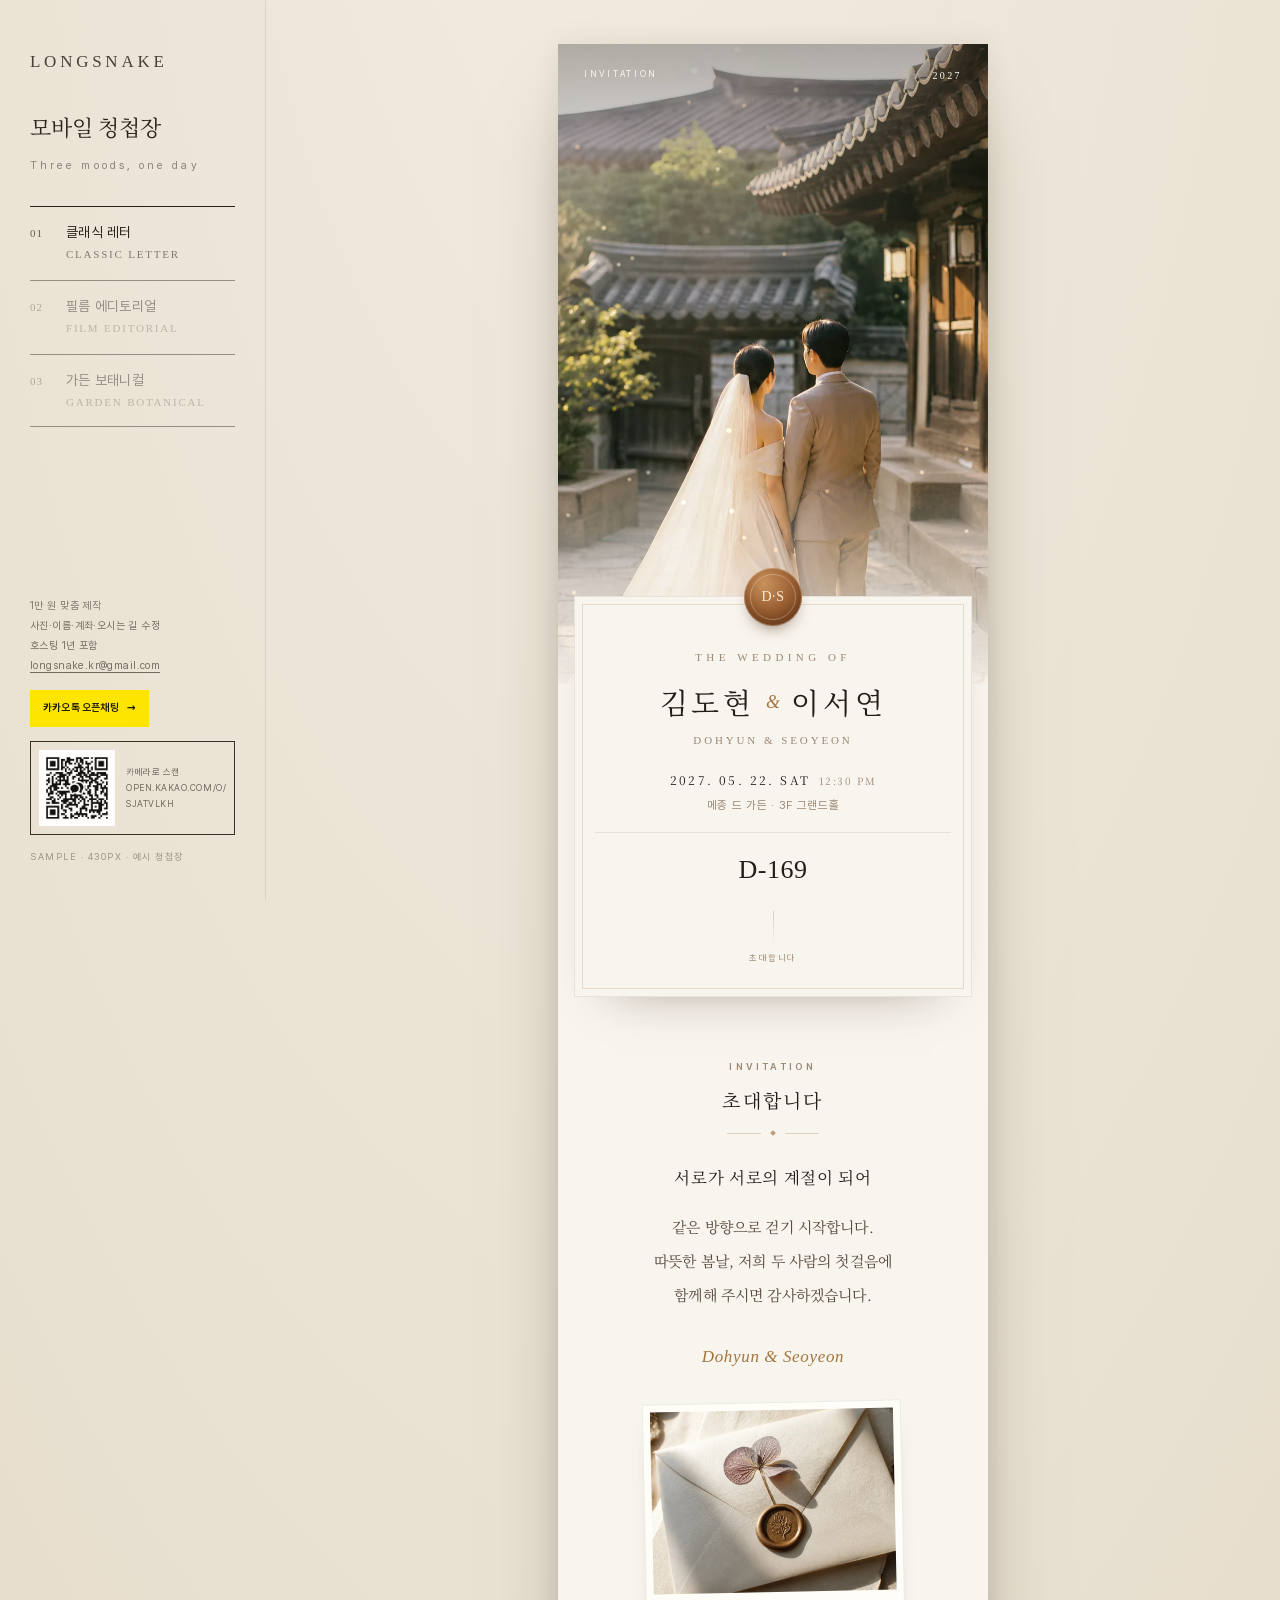
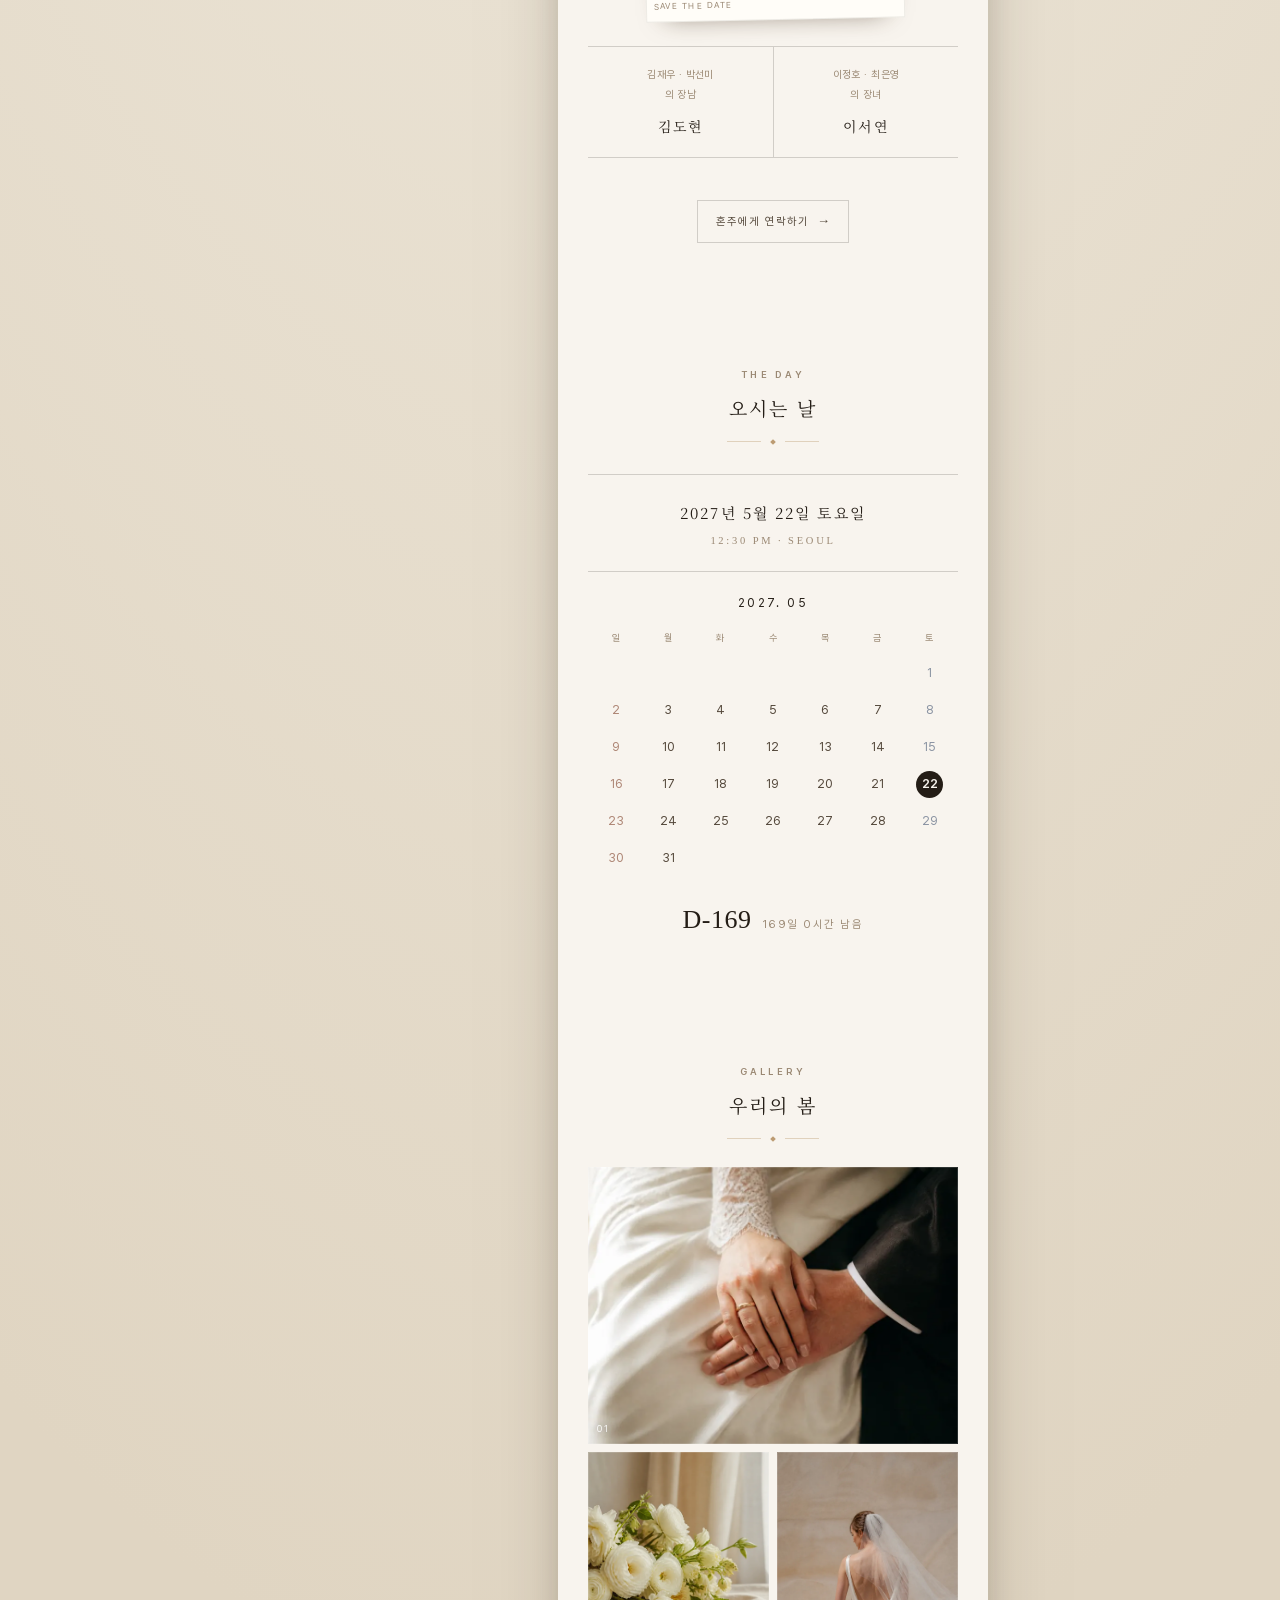
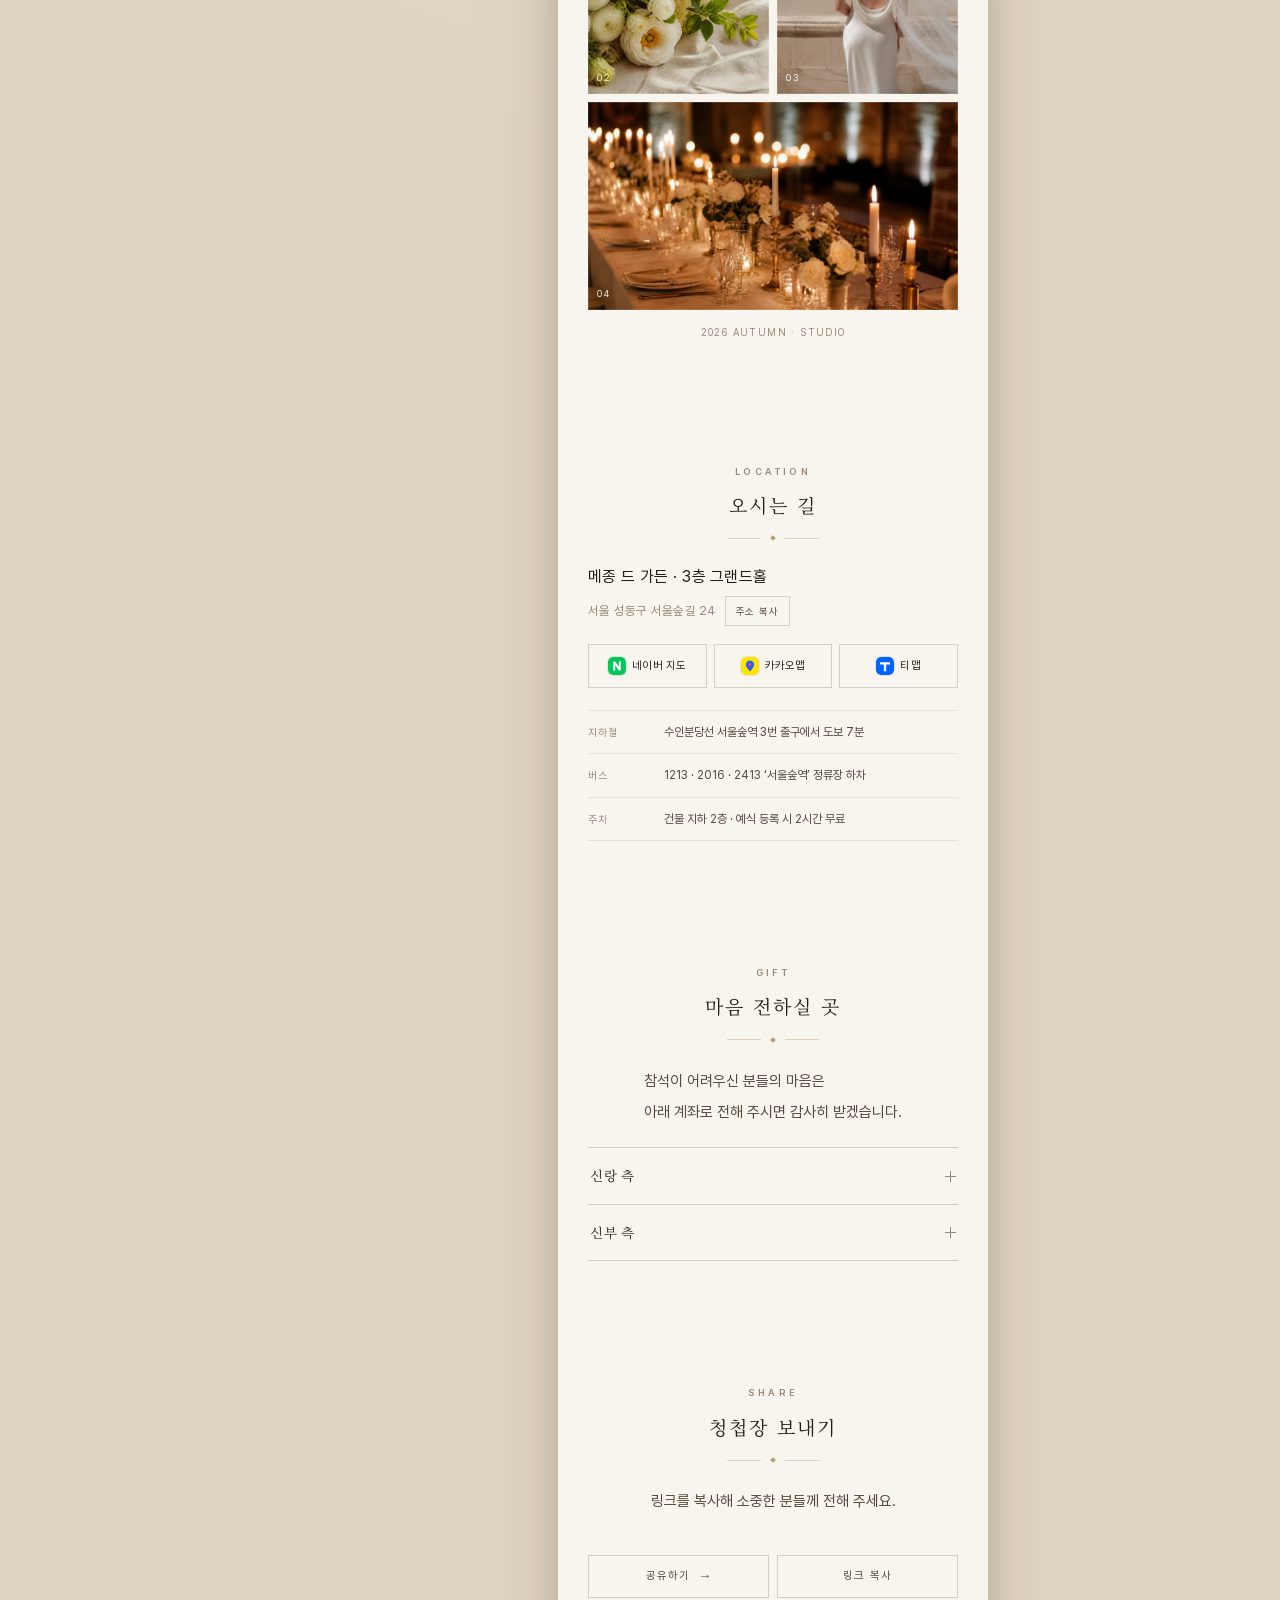
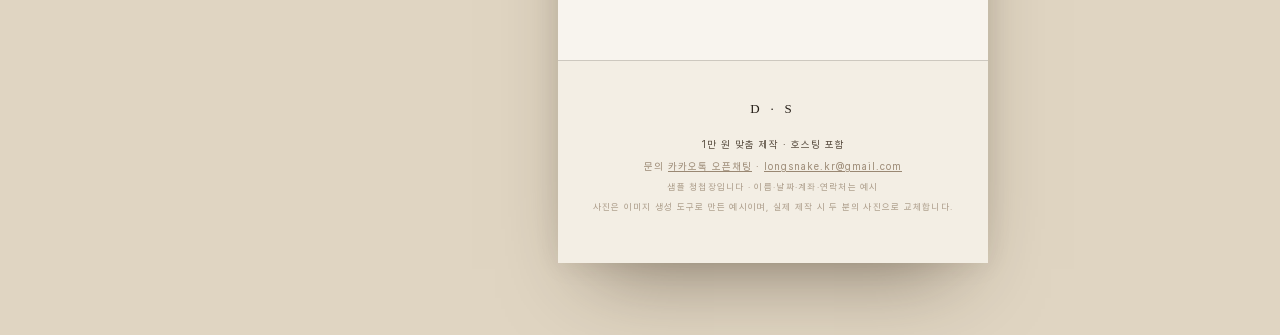
<file: 02-wedding-invite/index.html>
<!DOCTYPE html>
<html lang="ko">
<head>
<meta charset="utf-8">
<meta name="viewport" content="width=device-width, initial-scale=1, viewport-fit=cover">
<title>모바일 청첩장 3종 · 클래식 레터 / 필름 에디토리얼 / 가든 보태니컬 — LONGSNAKE</title>
<meta name="description" content="1만 원에 맞춤 제작하고 호스팅까지 하는 모바일 청첩장. 클래식 레터, 필름 에디토리얼, 가든 보태니컬 세 가지 무드를 실제 페이지로 열어 볼 수 있습니다.">
<meta name="theme-color" content="#f8f4ee">
<meta property="og:type" content="website">
<meta property="og:title" content="모바일 청첩장 3종 · 1만 원 맞춤 제작">
<meta property="og:description" content="클래식 레터 / 필름 에디토리얼 / 가든 보태니컬. 세 가지 무드의 모바일 청첩장을 직접 열어 보세요.">
<meta property="og:image" content="https://jackdinealkim.github.io/jd-portfolio/02-wedding-invite/assets/og-cover.jpg">
<meta property="og:url" content="https://jackdinealkim.github.io/jd-portfolio/02-wedding-invite/">
<link rel="canonical" href="https://jackdinealkim.github.io/jd-portfolio/02-wedding-invite/">
<link rel="icon" href="../01-store-landing/assets/favicon-32.png" sizes="32x32">
<link rel="preload" href="assets/fonts/serif-kr-400.woff2" as="font" type="font/woff2" crossorigin>
<link rel="preload" href="assets/fonts/sans-kr-400.woff2" as="font" type="font/woff2" crossorigin>
<link rel="stylesheet" href="assets/invite.css">
</head>
<body data-tpl="classic">

<!-- ============ 데스크톱: 왼쪽 템플릿 레일 ============ -->
<aside class="side" aria-label="템플릿 선택">
  <div>
    <p class="side__brand"><b>LONGSNAKE</b></p>
    <p class="side__title">모바일 청첩장<em>Three moods, one day</em></p>
    <nav class="side__list" aria-label="청첩장 템플릿">
      <button class="side__btn on" type="button" data-tpl-btn="classic" aria-pressed="true">
        <i>01</i><span><b>클래식 레터</b><em>Classic Letter</em></span>
      </button>
      <button class="side__btn" type="button" data-tpl-btn="editorial" aria-pressed="false">
        <i>02</i><span><b>필름 에디토리얼</b><em>Film Editorial</em></span>
      </button>
      <button class="side__btn" type="button" data-tpl-btn="garden" aria-pressed="false">
        <i>03</i><span><b>가든 보태니컬</b><em>Garden Botanical</em></span>
      </button>
    </nav>
  </div>
  <div>
    <p class="side__foot"><b style="font-weight:400;opacity:.9">1만 원 맞춤 제작</b><br>사진·이름·계좌·오시는 길 수정<br>호스팅 1년 포함<br><a href="mailto:longsnake.kr@gmail.com">longsnake.kr@gmail.com</a></p>
    <a class="side__kakao" href="https://open.kakao.com/o/sjAtvLKh" target="_blank" rel="noopener">카카오톡 오픈채팅 <span aria-hidden="true">→</span></a>
    <div class="side__qr">
      <img src="../assets/kakao-openchat-qr.jpg" alt="카카오톡 오픈채팅 QR 코드" width="800" height="800" loading="lazy">
      <span>카메라로 스캔<br>open.kakao.com/o/<br>sjAtvLKh</span>
    </div>
    <p class="side__note">Sample · 430px · 예시 청첩장</p>
  </div>
</aside>

<!-- ============ 모바일: 상단 템플릿 바 ============ -->
<div class="bar" id="bar">
  <div class="bar__in" role="tablist" aria-label="템플릿 선택">
    <button class="bar__btn on" type="button" data-tpl-btn="classic" aria-pressed="true"><i>01</i>클래식</button>
    <button class="bar__btn" type="button" data-tpl-btn="editorial" aria-pressed="false"><i>02</i>에디토리얼</button>
    <button class="bar__btn" type="button" data-tpl-btn="garden" aria-pressed="false"><i>03</i>가든</button>
  </div>
</div>

<div class="stage">
<div class="phone">

<!-- ============================================================
     01 · 클래식 레터
     ============================================================ -->
<main class="inv is-on" id="classic">

  <section class="hero">
    <div class="hero__photo">
      <img src="assets/img/classic-hero.webp" alt="늦은 오후 햇살이 드는 한옥 마당에 나란히 선 신랑과 신부" fetchpriority="high" width="1086" height="1448">
      <canvas class="fx" data-fx="classic" aria-hidden="true"></canvas>
      <div class="hero__scrim"></div>
      <div class="hero__tag"><span>Invitation</span><span>2027</span></div>
    </div>
    <div class="card">
      <div class="seal" aria-hidden="true">D·S</div>
      <p class="eyebrow">The Wedding of</p>
      <h1 class="names"><span>김도현</span><span class="amp">&amp;</span><span>이서연</span></h1>
      <p class="names-en">Dohyun &amp; Seoyeon</p>
      <p class="hero__date">2027. 05. 22. SAT<em>12:30 PM</em></p>
      <p class="hero__venue">메종 드 가든 · 3F 그랜드홀</p>
      <div class="hero__dday"><span class="dday" data-dday></span></div>
      <p class="cue"><i></i>초대합니다</p>
    </div>
  </section>

  <section class="sec">
    <div class="sec__head">
      <span class="kicker">Invitation</span>
      <h2>초대합니다</h2>
      <div class="orn" aria-hidden="true"><i></i></div>
    </div>
    <div class="letter">
      <span class="big">서로가 서로의 계절이 되어</span>
      <p>같은 방향으로 걷기 시작합니다.<br>따뜻한 봄날, 저희 두 사람의 첫걸음에<br>함께해 주시면 감사하겠습니다.</p>
      <p class="sign">Dohyun &amp; Seoyeon</p>
    </div>
    <figure class="letter__photo">
      <img src="assets/img/classic-05.webp" alt="밀랍 인장으로 봉한 아이보리 청첩장 봉투" loading="lazy" width="900" height="1125">
      <figcaption>Save the date</figcaption>
    </figure>
    <div class="parents">
      <div>
        <p>김재우 · 박선미<br>의 장남</p>
        <p class="child">김도현</p>
      </div>
      <div>
        <p>이정호 · 최은영<br>의 장녀</p>
        <p class="child">이서연</p>
      </div>
    </div>
    <div class="contact-line"><button class="ghost" type="button" data-contact>혼주에게 연락하기 <span>→</span></button></div>
  </section>

  <section class="sec">
    <div class="sec__head">
      <span class="kicker">The Day</span>
      <h2>오시는 날</h2>
      <div class="orn" aria-hidden="true"><i></i></div>
    </div>
    <div class="dateband">
      <p class="when">2027년 5월 22일 토요일<em>12:30 PM · Seoul</em></p>
    </div>
    <div class="calbox"><div data-cal></div></div>
    <div class="center"><span class="dday" data-dday></span></div>
  </section>

  <section class="sec">
    <div class="sec__head">
      <span class="kicker">Gallery</span>
      <h2>우리의 봄</h2>
      <div class="orn" aria-hidden="true"><i></i></div>
    </div>
    <div class="gal" data-gal>
      <a href="assets/img/classic-01.webp" data-cap="서로의 손"><img src="assets/img/classic-01.webp" alt="아이보리 실크 위로 포개진 두 사람의 손과 결혼반지" loading="lazy" width="900" height="599"><i>01</i></a>
      <a href="assets/img/classic-02.webp" data-cap="봄의 부케"><img src="assets/img/classic-02.webp" alt="린넨 위에 놓인 흰 장미와 라넌큘러스 부케" loading="lazy" width="900" height="1125"><i>02</i></a>
      <a href="assets/img/classic-03.webp" data-cap="베일"><img src="assets/img/classic-03.webp" alt="햇살을 받은 베일을 쓴 신부의 뒷모습" loading="lazy" width="900" height="1200"><i>03</i></a>
      <a href="assets/img/classic-04.webp" data-cap="저녁의 식탁"><img src="assets/img/classic-04.webp" alt="촛불과 흰 꽃으로 차린 예식 만찬 테이블" loading="lazy" width="900" height="600"><i>04</i></a>
    </div>
    <p class="caption center mt14">2026 Autumn · Studio</p>
  </section>

  <section class="sec">
    <div class="sec__head">
      <span class="kicker">Location</span>
      <h2>오시는 길</h2>
      <div class="orn" aria-hidden="true"><i></i></div>
    </div>
    <div class="mapbox">
      <p class="place__name">메종 드 가든 · 3층 그랜드홀</p>
      <p class="place__addr"><span>서울 성동구 서울숲길 24</span><button class="copy" type="button" data-copy="서울 성동구 서울숲길 24">주소 복사</button></p>
      <div class="maps">
        <a href="https://map.naver.com/p/search/서울%20성동구%20서울숲길%2024" target="_blank" rel="noopener" data-map="naver"><span class="mi mi--naver" aria-hidden="true"><svg viewBox="0 0 24 24"><rect width="24" height="24" rx="6" fill="#03C75A"/><path d="M7 6h2.6l4.8 6.9V6H17v12h-2.6l-4.8-6.9V18H7z" fill="#fff"/></svg></span>네이버 지도</a>
        <a href="https://map.kakao.com/link/search/서울%20성동구%20서울숲길%2024" target="_blank" rel="noopener" data-map="kakao"><span class="mi mi--kakao" aria-hidden="true"><svg viewBox="0 0 24 24"><rect width="24" height="24" rx="6" fill="#FEE500"/><path d="M12 4.8c-3.05 0-5.5 2.36-5.5 5.28 0 3.76 5.5 9.12 5.5 9.12s5.5-5.36 5.5-9.12c0-2.92-2.45-5.28-5.5-5.28z" fill="#2E5BFF"/><circle cx="12" cy="10.1" r="1.85" fill="#FF4B4B"/></svg></span>카카오맵</a>
        <a href="tmap://route?goalname=메종드가든&amp;goalx=127.0444&amp;goaly=37.5447" data-map="tmap"><span class="mi mi--tmap" aria-hidden="true"><svg viewBox="0 0 24 24"><rect width="24" height="24" rx="6" fill="#0064FF"/><path d="M5.4 7h13.2v2.9h-5v9.1h-3.2v-9.1h-5z" fill="#fff"/></svg></span>티맵</a>
      </div>
      <ul class="info">
        <li><b>지하철</b><span>수인분당선 서울숲역 3번 출구에서 도보 7분</span></li>
        <li><b>버스</b><span>1213 · 2016 · 2413 ‘서울숲역’ 정류장 하차</span></li>
        <li><b>주차</b><span>건물 지하 2층 · 예식 등록 시 2시간 무료</span></li>
      </ul>
    </div>
  </section>

  <section class="sec">
    <div class="sec__head">
      <span class="kicker">Gift</span>
      <h2>마음 전하실 곳</h2>
      <div class="orn" aria-hidden="true"><i></i></div>
    </div>
    <p class="lead center">참석이 어려우신 분들의 마음은<br>아래 계좌로 전해 주시면 감사히 받겠습니다.</p>
    <div class="acc" data-acc>
      <div class="acc__item">
        <button class="acc__btn" type="button" data-acc-btn aria-expanded="false">신랑 측<strong class="sign" aria-hidden="true"></strong></button>
        <div class="acc__panel"><div class="acc__inner">
          <div class="acc__row"><div><p class="who">신랑 김도현</p><p class="num">국민은행 000-0000-0000</p></div><button class="copy" type="button" data-copy="국민은행 000-0000-0000">복사</button></div>
          <div class="acc__row"><div><p class="who">아버지 김재우</p><p class="num">신한은행 000-000-000000</p></div><button class="copy" type="button" data-copy="신한은행 000-000-000000">복사</button></div>
        </div></div>
      </div>
      <div class="acc__item">
        <button class="acc__btn" type="button" data-acc-btn aria-expanded="false">신부 측<strong class="sign" aria-hidden="true"></strong></button>
        <div class="acc__panel"><div class="acc__inner">
          <div class="acc__row"><div><p class="who">신부 이서연</p><p class="num">카카오뱅크 0000-00-0000000</p></div><button class="copy" type="button" data-copy="카카오뱅크 0000-00-0000000">복사</button></div>
          <div class="acc__row"><div><p class="who">어머니 최은영</p><p class="num">하나은행 000-000000-00000</p></div><button class="copy" type="button" data-copy="하나은행 000-000000-00000">복사</button></div>
        </div></div>
      </div>
    </div>
  </section>

  <section class="sec">
    <div class="sec__head">
      <span class="kicker">Share</span>
      <h2>청첩장 보내기</h2>
      <div class="orn" aria-hidden="true"><i></i></div>
    </div>
    <p class="lead center">링크를 복사해 소중한 분들께 전해 주세요.</p>
    <div class="share">
      <button class="ghost" type="button" data-share>공유하기 <span>→</span></button>
      <button class="ghost" type="button" data-copy-link>링크 복사</button>
    </div>
  </section>

  <footer class="credit">
    <p class="brand">D · S</p>
    <p><b>1만 원 맞춤 제작 · 호스팅 포함</b></p>
    <p>문의 <a href="https://open.kakao.com/o/sjAtvLKh" target="_blank" rel="noopener">카카오톡 오픈채팅</a> · <a href="mailto:longsnake.kr@gmail.com">longsnake.kr@gmail.com</a></p>
    <span>샘플 청첩장입니다 · 이름·날짜·계좌·연락처는 예시<br>사진은 이미지 생성 도구로 만든 예시이며, 실제 제작 시 두 분의 사진으로 교체합니다.</span>
  </footer>
</main>

<!-- ============================================================
     02 · 필름 에디토리얼
     ============================================================ -->
<main class="inv" id="editorial">

  <section class="hero">
    <div class="hero__photo">
      <img src="assets/img/editorial-hero.webp" alt="호텔 복도의 측광 아래 서 있는 신랑과 신부의 흑백 사진" loading="lazy" width="1086" height="1448">
      <canvas class="fx" data-fx="editorial" aria-hidden="true"></canvas>
    </div>
    <div class="grain" aria-hidden="true"></div>
    <p class="vlabel">The Wedding · Seoul · 2027</p>
    <div class="hero__inner">
      <p class="hero__eyebrow">The Wedding of</p>
      <h1 class="hero__names"><span>Kim Dohyun</span><span><em>&amp;</em>Lee Seoyeon</span></h1>
      <p class="hero__ko">김도현 · 이서연</p>
      <div class="hero__meta">
        <span>2027.05.22</span><i></i><span>12:30 PM</span><i></i><span>Seoul</span>
        <span class="hero__dday" data-dday></span>
      </div>
    </div>
  </section>

  <div class="ticker" aria-hidden="true">
    <div class="ticker__in">
      <span>Kim Dohyun &amp; Lee Seoyeon — 2027.05.22 — Maison de Garden, Seoul —&nbsp;</span>
      <span>Kim Dohyun &amp; Lee Seoyeon — 2027.05.22 — Maison de Garden, Seoul —&nbsp;</span>
    </div>
  </div>

  <div class="paper">
    <section class="sec">
      <div class="sec__head">
        <span class="idx">01</span>
        <div>
          <h2>우리는 서두르지 않았습니다</h2>
          <span class="h-en">The Invitation</span>
        </div>
      </div>
      <div class="letter">
        <p>계절을 몇 번 함께 보내고,<br>이제 같은 집에 살기로 했습니다.<br>화려하지 않아도 오래 남는 하루를<br>두 사람답게 준비했습니다.</p>
        <p>그날의 공기를 함께 느껴 주세요.</p>
      </div>
      <p class="pull">A quiet day,<br>kept for a long time.</p>
      <dl class="parents">
        <div><dt>Groom</dt><dd>김재우 · 박선미의 장남 <b>김도현</b></dd></div>
        <div><dt>Bride</dt><dd>이정호 · 최은영의 장녀 <b>이서연</b></dd></div>
      </dl>
      <div class="center"><button class="ghost" type="button" data-contact>혼주에게 연락하기 <span>→</span></button></div>
    </section>

    <section class="dayband">
      <div class="sec__head">
        <span class="idx">02</span>
        <div>
          <h2>2027년 5월 22일, 토요일</h2>
          <span class="h-en">The Day</span>
        </div>
      </div>
      <div class="calbox"><div data-cal></div></div>
      <div class="dateband">
        <p class="when">오후 12시 30분<br>메종 드 가든 3층 그랜드홀<em>12:30 PM · Seoul</em></p>
        <span class="dday" data-dday></span>
      </div>
    </section>

    <section class="sec">
      <div class="sec__head">
        <span class="idx">03</span>
        <div>
          <h2>빛과 그림자 사이</h2>
          <span class="h-en">Gallery · Four Frames</span>
        </div>
      </div>
      <div class="gal" data-gal>
        <a href="assets/img/editorial-02.webp" data-cap="The first dance"><img src="assets/img/editorial-02.webp" alt="어두운 연회장에서 스포트라이트를 받으며 춤추는 두 사람의 흑백 사진" loading="lazy" width="900" height="1200"><i>01</i></a>
        <a href="assets/img/editorial-01.webp" data-cap="Veil"><img src="assets/img/editorial-01.webp" alt="베일을 쓴 신부의 옆얼굴 흑백 클로즈업" loading="lazy" width="900" height="1125"><i>02</i></a>
        <a href="assets/img/editorial-03.webp" data-cap="Stairs"><img src="assets/img/editorial-03.webp" alt="건축적 계단을 걷는 두 사람의 작은 실루엣" loading="lazy" width="900" height="1200"><i>03</i></a>
        <a href="assets/img/editorial-04.webp" data-cap="Satin &amp; pearls"><img src="assets/img/editorial-04.webp" alt="새틴 드레스의 주름과 진주 목걸이 흑백 사진" loading="lazy" width="900" height="600"><i>04</i></a>
      </div>
      <p class="caption mt14">2026 · Seoul · 35mm film</p>
    </section>

    <section class="sec place">
      <div class="sec__head">
        <span class="idx">04</span>
        <div>
          <h2>오시는 길</h2>
          <span class="h-en">The Place</span>
        </div>
      </div>
      <p class="place__name mt22">메종 드 가든 · 3층 그랜드홀</p>
      <p class="place__addr"><span>서울 성동구 서울숲길 24</span><button class="copy" type="button" data-copy="서울 성동구 서울숲길 24">주소 복사</button></p>
      <div class="maps">
        <a href="https://map.naver.com/p/search/서울%20성동구%20서울숲길%2024" target="_blank" rel="noopener" data-map="naver"><span class="mi mi--naver" aria-hidden="true"><svg viewBox="0 0 24 24"><rect width="24" height="24" rx="6" fill="#03C75A"/><path d="M7 6h2.6l4.8 6.9V6H17v12h-2.6l-4.8-6.9V18H7z" fill="#fff"/></svg></span>Naver</a>
        <a href="https://map.kakao.com/link/search/서울%20성동구%20서울숲길%2024" target="_blank" rel="noopener" data-map="kakao"><span class="mi mi--kakao" aria-hidden="true"><svg viewBox="0 0 24 24"><rect width="24" height="24" rx="6" fill="#FEE500"/><path d="M12 4.8c-3.05 0-5.5 2.36-5.5 5.28 0 3.76 5.5 9.12 5.5 9.12s5.5-5.36 5.5-9.12c0-2.92-2.45-5.28-5.5-5.28z" fill="#2E5BFF"/><circle cx="12" cy="10.1" r="1.85" fill="#FF4B4B"/></svg></span>Kakao</a>
        <a href="tmap://route?goalname=메종드가든&amp;goalx=127.0444&amp;goaly=37.5447" data-map="tmap"><span class="mi mi--tmap" aria-hidden="true"><svg viewBox="0 0 24 24"><rect width="24" height="24" rx="6" fill="#0064FF"/><path d="M5.4 7h13.2v2.9h-5v9.1h-3.2v-9.1h-5z" fill="#fff"/></svg></span>Tmap</a>
      </div>
      <ul class="info">
        <li><b>Subway</b><span>수인분당선 서울숲역 3번 출구, 도보 7분</span></li>
        <li><b>Bus</b><span>1213 · 2016 · 2413 ‘서울숲역’ 하차</span></li>
        <li><b>Parking</b><span>건물 지하 2층 · 예식 등록 시 2시간 무료</span></li>
      </ul>
    </section>

    <section class="sec">
      <div class="sec__head">
        <span class="idx">05</span>
        <div>
          <h2>마음 전하실 곳</h2>
          <span class="h-en">Gifts</span>
        </div>
      </div>
      <p class="lead mt22">참석이 어려우신 분들의 마음은 아래 계좌로 전해 주시면 감사히 받겠습니다.</p>
      <div class="acc" data-acc>
        <div class="acc__item">
          <button class="acc__btn" type="button" data-acc-btn aria-expanded="false"><span><span class="no">01</span>신랑 측</span><strong class="sign" aria-hidden="true"></strong></button>
          <div class="acc__panel"><div class="acc__inner">
            <div class="acc__row"><div><p class="who">김도현</p><p class="num">국민은행 000-0000-0000</p></div><button class="copy" type="button" data-copy="국민은행 000-0000-0000">Copy</button></div>
            <div class="acc__row"><div><p class="who">김재우</p><p class="num">신한은행 000-000-000000</p></div><button class="copy" type="button" data-copy="신한은행 000-000-000000">Copy</button></div>
          </div></div>
        </div>
        <div class="acc__item">
          <button class="acc__btn" type="button" data-acc-btn aria-expanded="false"><span><span class="no">02</span>신부 측</span><strong class="sign" aria-hidden="true"></strong></button>
          <div class="acc__panel"><div class="acc__inner">
            <div class="acc__row"><div><p class="who">이서연</p><p class="num">카카오뱅크 0000-00-0000000</p></div><button class="copy" type="button" data-copy="카카오뱅크 0000-00-0000000">Copy</button></div>
            <div class="acc__row"><div><p class="who">최은영</p><p class="num">하나은행 000-000000-00000</p></div><button class="copy" type="button" data-copy="하나은행 000-000000-00000">Copy</button></div>
          </div></div>
        </div>
      </div>
    </section>

    <section class="sec">
      <div class="sec__head">
        <span class="idx">06</span>
        <div>
          <h2>청첩장 보내기</h2>
          <span class="h-en">Share</span>
        </div>
      </div>
      <p class="lead mt22">링크를 복사해 전해 주세요.</p>
      <div class="share">
        <button class="ghost" type="button" data-share>공유하기 <span>→</span></button>
        <button class="ghost" type="button" data-copy-link>링크 복사</button>
      </div>
    </section>
  </div>

  <footer class="credit">
    <p class="brand">KIM · LEE</p>
    <p><b>1만 원 맞춤 제작 · 호스팅 포함</b></p>
    <p>문의 <a href="https://open.kakao.com/o/sjAtvLKh" target="_blank" rel="noopener">카카오톡 오픈채팅</a> · <a href="mailto:longsnake.kr@gmail.com">longsnake.kr@gmail.com</a></p>
    <span>샘플 청첩장입니다 · 이름·날짜·계좌·연락처는 예시<br>사진은 이미지 생성 도구로 만든 예시이며, 실제 제작 시 두 분의 사진으로 교체합니다.</span>
  </footer>
</main>

<!-- ============================================================
     03 · 가든 보태니컬
     ============================================================ -->
<main class="inv" id="garden">

  <section class="hero">
    <div class="hero__frame">
      <div class="hero__photo">
        <img src="assets/img/garden-hero.webp" alt="나무 그늘 아래 꽃길로 이어진 야외 예식장" fetchpriority="high" width="1000" height="1333">
        <canvas class="fx" data-fx="garden" aria-hidden="true"></canvas>
        <p class="hero__tag">a garden wedding</p>
      </div>
    </div>
    <div class="hero__text">
      <h1 class="names"><span>김도현</span><span class="amp">&amp;</span><span>이서연</span></h1>
      <p class="hero__en">Dohyun &amp; Seoyeon</p>
      <p class="hero__date">2027년 5월 22일 토요일 · 오후 12시 30분</p>
      <p class="hero__venue">메종 드 가든 · 3층 그랜드홀</p>
      <div class="hero__dday"><span class="dday" data-dday></span></div>
      <div class="sprig" aria-hidden="true">
        <svg viewBox="0 0 24 24" fill="none" stroke="currentColor" stroke-width=".9" stroke-linecap="round"><path d="M12 21V6"/><path d="M12 11.5c2.9 0 5-1.7 5-4.2-2.9 0-5 1.7-5 4.2Z"/><path d="M12 11.5c-2.9 0-5-1.7-5-4.2 2.9 0 5 1.7 5 4.2Z"/><path d="M12 16.5c2.3 0 4-1.4 4-3.4-2.3 0-4 1.4-4 3.4Z"/></svg>
      </div>
    </div>
  </section>

  <section class="sec">
    <div class="sec__head">
      <span class="kicker">Invitation</span>
      <h2>초대합니다</h2>
    </div>
    <div class="letter">
      <span class="big">햇살이 길게 머무는 오후</span>
      <p>나무 그늘 아래에서<br>두 사람의 약속을 맺으려 합니다.<br>바람과 꽃, 그리고 소중한 분들을<br>함께 모시고 싶습니다.</p>
      <p class="sign">Dohyun &amp; Seoyeon</p>
    </div>
    <div class="parents">
      <div><p>김재우 · 박선미의 장남</p><p class="child">김도현</p></div>
      <div><p>이정호 · 최은영의 장녀</p><p class="child">이서연</p></div>
    </div>
    <div class="contact-line"><button class="ghost" type="button" data-contact>혼주에게 연락하기 <span>→</span></button></div>
  </section>

  <section class="sec sec--tint">
    <div class="sec__head">
      <span class="kicker">Our Story</span>
      <h2>우리가 걸어온 길</h2>
    </div>
    <ul class="tl">
      <li><time>2019.05</time><p><b>첫 만남</b>서울숲 벚꽃 아래에서</p></li>
      <li><time>2022.10</time><p><b>첫 여행</b>교토의 가을을 함께</p></li>
      <li><time>2026.09</time><p><b>프러포즈</b>같은 자리, 같은 사람</p></li>
      <li class="now"><time>2027.05</time><p><b>결혼</b>이제 한집에 삽니다</p></li>
    </ul>
  </section>

  <section class="sec">
    <div class="sec__head">
      <span class="kicker">The Day</span>
      <h2>오시는 날</h2>
    </div>
    <div class="calbox"><div data-cal></div></div>
    <div class="center"><span class="dday" data-dday></span></div>
    <div class="dateband">
      <p class="when">2027년 5월 22일 토요일 · 오후 12시 30분<em>Maison de Garden · Seoul</em></p>
    </div>
  </section>

  <section class="sec">
    <div class="sec__head">
      <span class="kicker">Gallery</span>
      <h2>정원의 순간들</h2>
    </div>
    <div class="gal" data-gal>
      <a href="assets/img/garden-01.webp" data-cap="정원을 걷다"><img src="assets/img/garden-01.webp" alt="햇살을 등지고 정원 길을 걷는 신랑과 신부" loading="lazy" width="900" height="1200"><i>01</i></a>
      <a href="assets/img/garden-02.webp" data-cap="들꽃 부케"><img src="assets/img/garden-02.webp" alt="린넨 드레스 위로 든 들꽃과 유칼립투스 부케" loading="lazy" width="900" height="1125"><i>02</i></a>
      <a href="assets/img/garden-04.webp" data-cap="반지"><img src="assets/img/garden-04.webp" alt="풀잎과 들꽃 사이에 놓인 두 개의 금반지" loading="lazy" width="900" height="600"><i>03</i></a>
      <a href="assets/img/garden-03.webp" data-cap="나무 아래 식탁"><img src="assets/img/garden-03.webp" alt="나무 그늘 아래 린넨으로 차린 야외 만찬 테이블" loading="lazy" width="900" height="599"><i>04</i></a>
      <a href="assets/img/garden-05.webp" data-cap="초록의 오후"><img src="assets/img/garden-05.webp" alt="햇살이 드는 온실 벽 앞의 유칼립투스 가지" loading="lazy" width="900" height="1350"><i>05</i></a>
    </div>
    <p class="caption center mt14">2026 · Garden · Natural light</p>
  </section>

  <section class="sec sec--tint">
    <div class="sec__head">
      <span class="kicker">Location</span>
      <h2>오시는 길</h2>
    </div>
    <p class="place__name">메종 드 가든 · 3층 그랜드홀</p>
    <p class="place__addr"><span>서울 성동구 서울숲길 24</span><button class="copy" type="button" data-copy="서울 성동구 서울숲길 24">주소 복사</button></p>
    <div class="maps">
      <a href="https://map.naver.com/p/search/서울%20성동구%20서울숲길%2024" target="_blank" rel="noopener" data-map="naver"><span class="mi mi--naver" aria-hidden="true"><svg viewBox="0 0 24 24"><rect width="24" height="24" rx="6" fill="#03C75A"/><path d="M7 6h2.6l4.8 6.9V6H17v12h-2.6l-4.8-6.9V18H7z" fill="#fff"/></svg></span>네이버 지도</a>
      <a href="https://map.kakao.com/link/search/서울%20성동구%20서울숲길%2024" target="_blank" rel="noopener" data-map="kakao"><span class="mi mi--kakao" aria-hidden="true"><svg viewBox="0 0 24 24"><rect width="24" height="24" rx="6" fill="#FEE500"/><path d="M12 4.8c-3.05 0-5.5 2.36-5.5 5.28 0 3.76 5.5 9.12 5.5 9.12s5.5-5.36 5.5-9.12c0-2.92-2.45-5.28-5.5-5.28z" fill="#2E5BFF"/><circle cx="12" cy="10.1" r="1.85" fill="#FF4B4B"/></svg></span>카카오맵</a>
      <a href="tmap://route?goalname=메종드가든&amp;goalx=127.0444&amp;goaly=37.5447" data-map="tmap"><span class="mi mi--tmap" aria-hidden="true"><svg viewBox="0 0 24 24"><rect width="24" height="24" rx="6" fill="#0064FF"/><path d="M5.4 7h13.2v2.9h-5v9.1h-3.2v-9.1h-5z" fill="#fff"/></svg></span>티맵</a>
    </div>
    <ul class="info">
      <li><b>지하철</b><span>수인분당선 서울숲역 3번 출구에서 도보 7분</span></li>
      <li><b>버스</b><span>1213 · 2016 · 2413 ‘서울숲역’ 정류장 하차</span></li>
      <li><b>주차</b><span>건물 지하 2층 · 예식 등록 시 2시간 무료</span></li>
      <li><b>안내</b><span>야외 정원 예식입니다. 편한 신발을 권합니다.</span></li>
    </ul>
  </section>

  <section class="sec">
    <div class="sec__head">
      <span class="kicker">Gift</span>
      <h2>마음 전하실 곳</h2>
    </div>
    <p class="lead center">참석이 어려우신 분들의 마음은<br>아래 계좌로 전해 주시면 감사히 받겠습니다.</p>
    <div class="acc" data-acc>
      <div class="acc__item">
        <button class="acc__btn" type="button" data-acc-btn aria-expanded="false">신랑 측<strong class="sign" aria-hidden="true"></strong></button>
        <div class="acc__panel"><div class="acc__inner">
          <div class="acc__row"><div><p class="who">신랑 김도현</p><p class="num">국민은행 000-0000-0000</p></div><button class="copy" type="button" data-copy="국민은행 000-0000-0000">복사</button></div>
          <div class="acc__row"><div><p class="who">아버지 김재우</p><p class="num">신한은행 000-000-000000</p></div><button class="copy" type="button" data-copy="신한은행 000-000-000000">복사</button></div>
        </div></div>
      </div>
      <div class="acc__item">
        <button class="acc__btn" type="button" data-acc-btn aria-expanded="false">신부 측<strong class="sign" aria-hidden="true"></strong></button>
        <div class="acc__panel"><div class="acc__inner">
          <div class="acc__row"><div><p class="who">신부 이서연</p><p class="num">카카오뱅크 0000-00-0000000</p></div><button class="copy" type="button" data-copy="카카오뱅크 0000-00-0000000">복사</button></div>
          <div class="acc__row"><div><p class="who">어머니 최은영</p><p class="num">하나은행 000-000000-00000</p></div><button class="copy" type="button" data-copy="하나은행 000-000000-00000">복사</button></div>
        </div></div>
      </div>
    </div>
  </section>

  <section class="sec">
    <div class="sec__head">
      <span class="kicker">Share</span>
      <h2>청첩장 보내기</h2>
    </div>
    <p class="lead center">링크를 복사해 소중한 분들께 전해 주세요.</p>
    <div class="share">
      <button class="ghost" type="button" data-share>공유하기 <span>→</span></button>
      <button class="ghost" type="button" data-copy-link>링크 복사</button>
    </div>
  </section>

  <footer class="credit">
    <p class="brand">in the garden</p>
    <p><b>1만 원 맞춤 제작 · 호스팅 포함</b></p>
    <p>문의 <a href="https://open.kakao.com/o/sjAtvLKh" target="_blank" rel="noopener">카카오톡 오픈채팅</a> · <a href="mailto:longsnake.kr@gmail.com">longsnake.kr@gmail.com</a></p>
    <span>샘플 청첩장입니다 · 이름·날짜·계좌·연락처는 예시<br>사진은 이미지 생성 도구로 만든 예시이며, 실제 제작 시 두 분의 사진으로 교체합니다.</span>
  </footer>
</main>

</div><!-- /.phone -->
</div><!-- /.stage -->

<!-- ============ 사진 크게 보기 ============ -->
<div class="lb" id="lb" role="dialog" aria-modal="true" aria-label="사진 크게 보기">
  <span class="lb__count" id="lbCount"></span>
  <button class="lb__close" type="button" id="lbClose" aria-label="닫기">×</button>
  <div class="lb__stage">
    <img id="lbImg" alt="">
    <p class="lb__cap" id="lbCap"></p>
  </div>
  <button class="lb__nav lb__prev" type="button" id="lbPrev" aria-label="이전 사진">←</button>
  <button class="lb__nav lb__next" type="button" id="lbNext" aria-label="다음 사진">→</button>
</div>

<!-- ============ 혼주에게 연락하기 ============ -->
<dialog id="contactDlg" aria-labelledby="contactTitle">
  <form method="dialog" class="sheet">
    <h3 id="contactTitle">혼주에게 연락하기</h3>
    <p class="caption">전화를 걸거나 문자를 보낼 수 있습니다.</p>
    <div class="sheet__rows">
      <div class="sheet__row">
        <div><p class="who">신랑 아버지</p><p class="name">김재우</p></div>
        <div class="sheet__acts">
          <a href="tel:010-0000-0000">전화</a>
          <a href="sms:010-0000-0000">문자</a>
        </div>
      </div>
      <div class="sheet__row">
        <div><p class="who">신랑 어머니</p><p class="name">박선미</p></div>
        <div class="sheet__acts">
          <a href="tel:010-0000-0000">전화</a>
          <a href="sms:010-0000-0000">문자</a>
        </div>
      </div>
      <div class="sheet__row">
        <div><p class="who">신부 아버지</p><p class="name">이정호</p></div>
        <div class="sheet__acts">
          <a href="tel:010-0000-0000">전화</a>
          <a href="sms:010-0000-0000">문자</a>
        </div>
      </div>
      <div class="sheet__row">
        <div><p class="who">신부 어머니</p><p class="name">최은영</p></div>
        <div class="sheet__acts">
          <a href="tel:010-0000-0000">전화</a>
          <a href="sms:010-0000-0000">문자</a>
        </div>
      </div>
    </div>
    <button class="sheet__close" value="close">닫기</button>
  </form>
</dialog>

<div class="toast" id="toast" role="status" aria-live="polite"></div>

<script src="assets/vendor/three.min.js" defer></script>
<script src="assets/invite.js"></script>
</body>
</html>
</file>
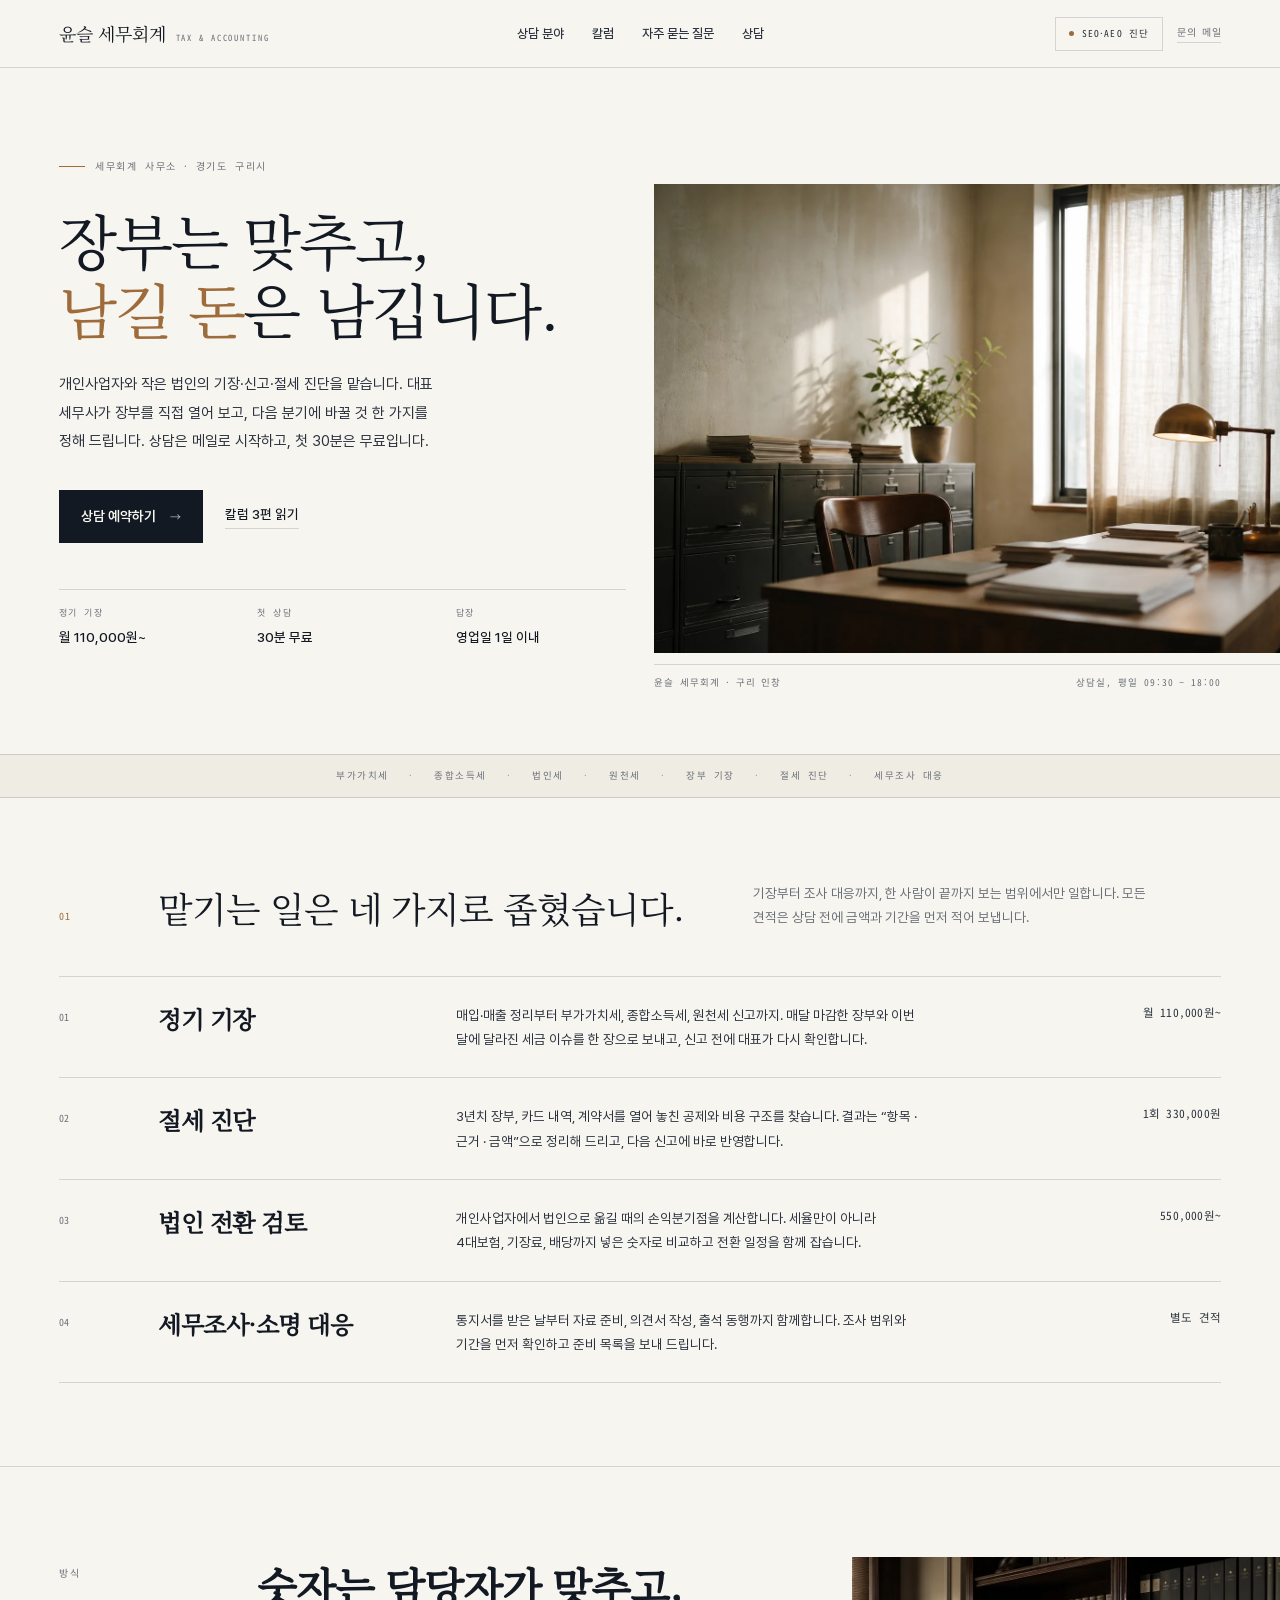
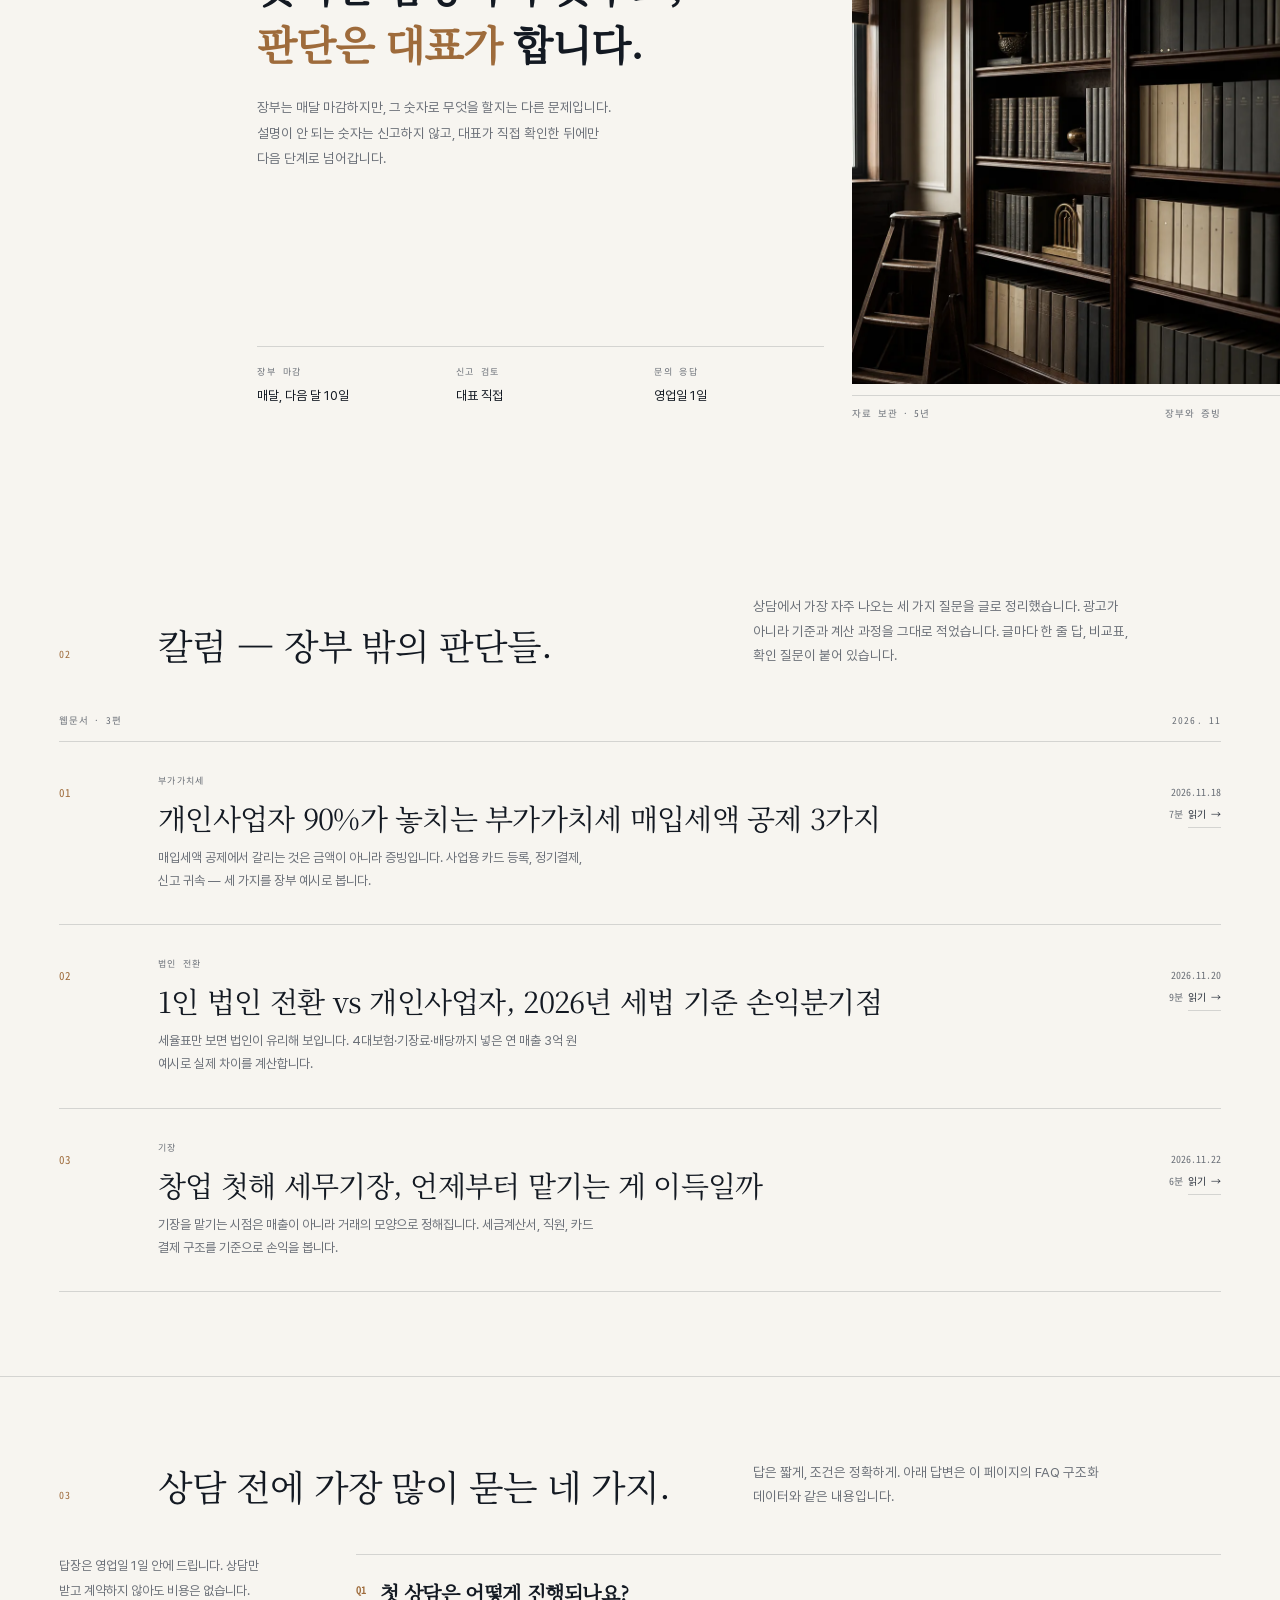
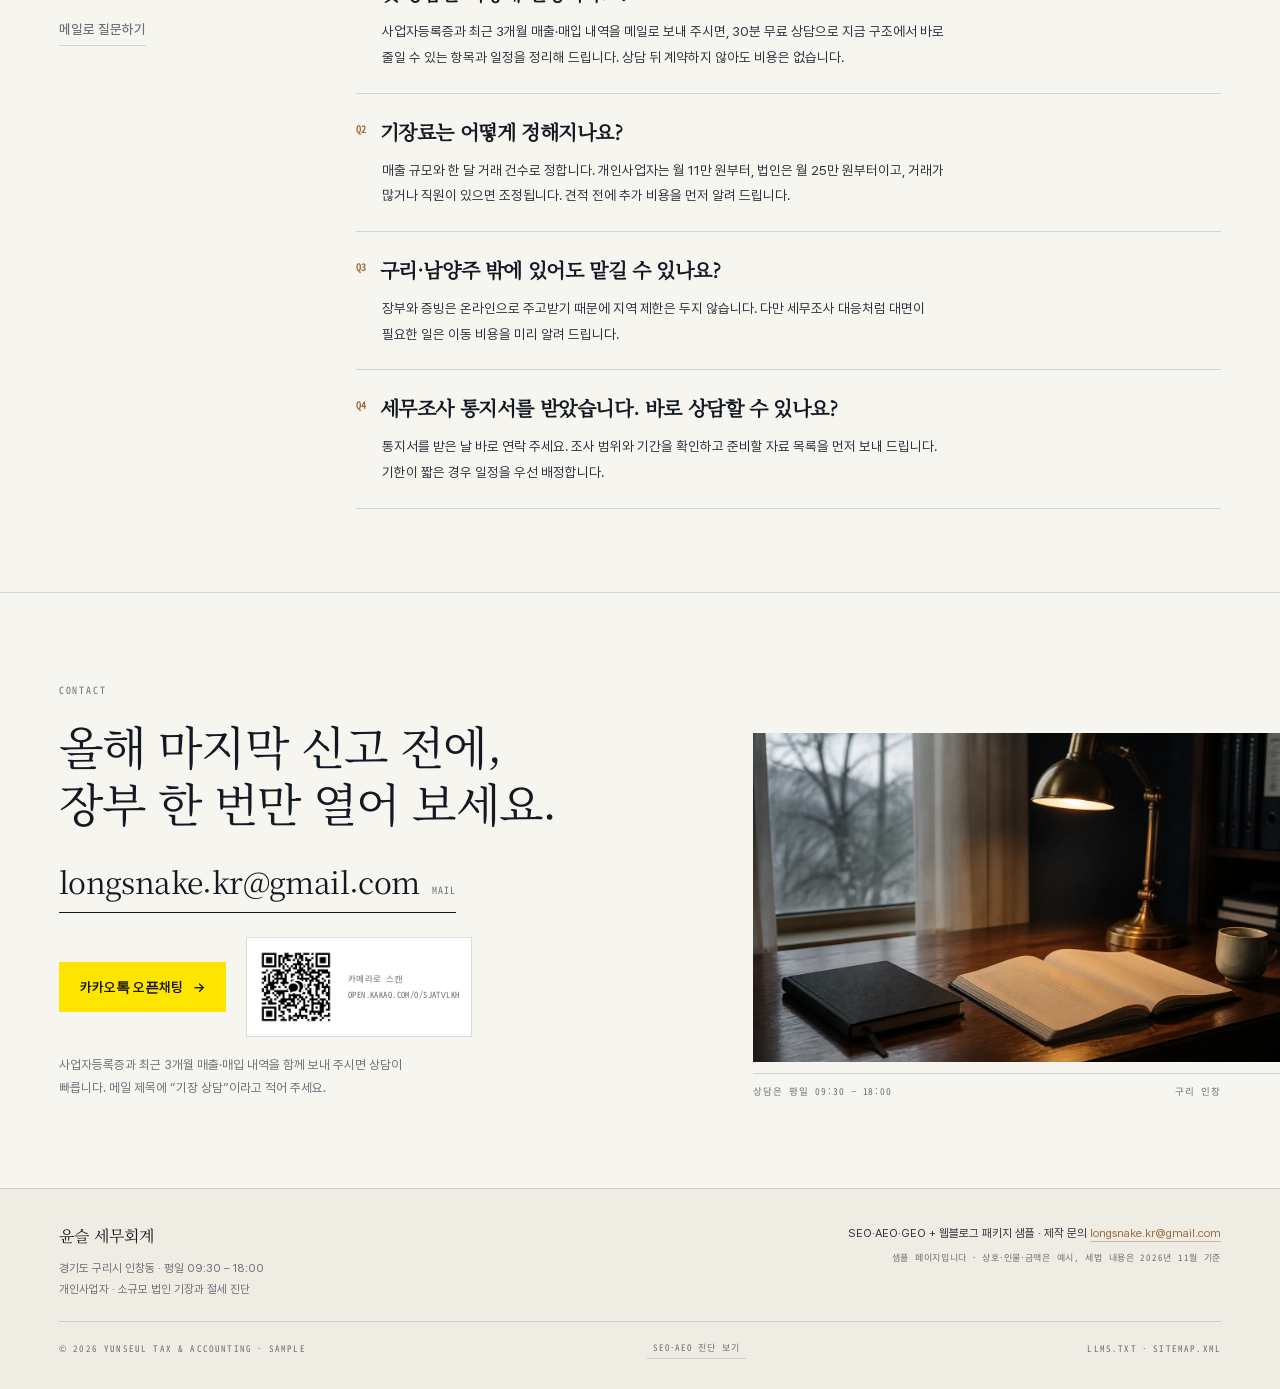
<file: 03-seo-webblog/index.html>
<!DOCTYPE html>
<html lang="ko">
<head>
<meta charset="utf-8">
<meta name="viewport" content="width=device-width, initial-scale=1">
<title>윤슬 세무회계 · 개인사업자 기장과 절세 진단 | 경기 구리</title>
<meta name="description" content="경기도 구리시 윤슬 세무회계. 개인사업자·소규모 법인의 기장, 부가가치세·종합소득세·법인세 신고, 절세 진단, 세무조사 대응을 맡습니다. 대표 세무사가 장부를 직접 검토하고, 칼럼에서 절세 기준을 숫자로 설명합니다.">
<meta name="keywords" content="구리 세무사, 개인사업자 기장, 부가가치세 매입세액 공제, 법인 전환, 절세 컨설팅, 세무회계">
<meta name="author" content="윤슬 세무회계">
<meta name="robots" content="index, follow, max-image-preview:large">
<link rel="canonical" href="https://jackdinealkim.github.io/jd-portfolio/03-seo-webblog/">
<link rel="sitemap" type="application/xml" href="sitemap.xml">
<link rel="alternate" type="text/markdown" href="llms.txt" title="LLM용 사이트 요약">
<meta name="theme-color" content="#131922">
<meta property="og:type" content="website">
<meta property="og:site_name" content="윤슬 세무회계">
<meta property="og:locale" content="ko_KR">
<meta property="og:title" content="윤슬 세무회계 · 장부를 맞추는 일보다, 남길 돈을 찾는 일">
<meta property="og:description" content="개인사업자·소규모 법인 기장과 절세 진단. 대표 세무사가 직접 검토합니다. 칼럼 3편에서 매입세액 공제·법인 전환·첫해 기장의 기준을 숫자로 확인하세요.">
<meta property="og:url" content="https://jackdinealkim.github.io/jd-portfolio/03-seo-webblog/">
<meta property="og:image" content="https://jackdinealkim.github.io/jd-portfolio/03-seo-webblog/assets/img/office-hero.webp">
<meta name="twitter:card" content="summary_large_image">
<link rel="icon" href="assets/favicon-64.png" sizes="64x64">
<link rel="apple-touch-icon" href="assets/apple-touch-icon.png">
<script type="application/ld+json">
{
  "@context": "https://schema.org",
  "@type": "AccountingService",
  "@id": "https://jackdinealkim.github.io/jd-portfolio/03-seo-webblog/#organization",
  "name": "윤슬 세무회계",
  "alternateName": "Yunseul Tax & Accounting",
  "description": "경기도 구리시에서 개인사업자와 소규모 법인의 기장, 부가가치세·종합소득세·법인세 신고, 절세 진단, 세무조사 대응을 맡는 세무회계 사무소입니다.",
  "url": "https://jackdinealkim.github.io/jd-portfolio/03-seo-webblog/",
  "image": "https://jackdinealkim.github.io/jd-portfolio/03-seo-webblog/assets/img/office-hero.webp",
  "email": "longsnake.kr@gmail.com",
  "priceRange": "월 110,000원~",
  "currenciesAccepted": "KRW",
  "paymentAccepted": "계좌이체, 카드",
  "address": {
    "@type": "PostalAddress",
    "addressCountry": "KR",
    "addressRegion": "경기도",
    "addressLocality": "구리시",
    "streetAddress": "인창동"
  },
  "areaServed": [
    { "@type": "City", "name": "구리시" },
    { "@type": "City", "name": "남양주시" },
    { "@type": "City", "name": "서울특별시" }
  ],
  "openingHoursSpecification": [
    {
      "@type": "OpeningHoursSpecification",
      "dayOfWeek": ["Monday", "Tuesday", "Wednesday", "Thursday", "Friday"],
      "opens": "09:30",
      "closes": "18:00"
    }
  ],
  "knowsAbout": ["부가가치세", "종합소득세", "법인세", "원천세", "기장 대행", "절세 진단", "세무조사 대응", "법인 전환"],
  "hasOfferCatalog": {
    "@type": "OfferCatalog",
    "name": "상담 분야",
    "itemListElement": [
      {
        "@type": "Offer",
        "itemOffered": { "@type": "Service", "name": "정기 기장", "description": "매입·매출 정리, 부가가치세·종합소득세·원천세 신고, 월간 장부 리포트" },
        "price": "110000",
        "priceCurrency": "KRW",
        "unitText": "월"
      },
      {
        "@type": "Offer",
        "itemOffered": { "@type": "Service", "name": "절세 진단", "description": "3년치 장부·카드 내역·계약서를 검토해 놓친 공제와 비용 구조를 정리" },
        "price": "330000",
        "priceCurrency": "KRW",
        "unitText": "1회"
      },
      {
        "@type": "Offer",
        "itemOffered": { "@type": "Service", "name": "법인 전환 검토", "description": "개인사업자에서 법인으로 옮길 때의 손익분기점 계산서 작성" },
        "price": "550000",
        "priceCurrency": "KRW",
        "unitText": "1회"
      }
    ]
  }
}
</script>
<script type="application/ld+json">
{
  "@context": "https://schema.org",
  "@type": "FAQPage",
  "@id": "https://jackdinealkim.github.io/jd-portfolio/03-seo-webblog/#faq",
  "mainEntity": [
    {
      "@type": "Question",
      "name": "첫 상담은 어떻게 진행되나요?",
      "acceptedAnswer": {
        "@type": "Answer",
        "text": "사업자등록증과 최근 3개월 매출·매입 내역을 메일로 보내 주시면, 30분 무료 상담으로 지금 구조에서 바로 줄일 수 있는 항목과 일정을 정리해 드립니다. 상담 뒤 계약하지 않아도 비용은 없습니다."
      }
    },
    {
      "@type": "Question",
      "name": "기장료는 어떻게 정해지나요?",
      "acceptedAnswer": {
        "@type": "Answer",
        "text": "매출 규모와 한 달 거래 건수로 정합니다. 개인사업자는 월 11만 원부터, 법인은 월 25만 원부터이고, 거래가 많거나 직원이 있으면 조정됩니다. 견적 전에 추가 비용을 먼저 알려 드립니다."
      }
    },
    {
      "@type": "Question",
      "name": "구리·남양주 밖에 있어도 맡길 수 있나요?",
      "acceptedAnswer": {
        "@type": "Answer",
        "text": "장부와 증빙은 온라인으로 주고받기 때문에 지역 제한은 두지 않습니다. 다만 세무조사 대응처럼 대면이 필요한 일은 이동 비용을 미리 알려 드립니다."
      }
    },
    {
      "@type": "Question",
      "name": "세무조사 통지서를 받았습니다. 바로 상담할 수 있나요?",
      "acceptedAnswer": {
        "@type": "Answer",
        "text": "통지서를 받은 날 바로 연락 주세요. 조사 범위와 기간을 확인하고 준비할 자료 목록을 먼저 보내 드립니다. 기한이 짧은 경우 일정을 우선 배정합니다."
      }
    }
  ]
}
</script>
<script type="application/ld+json">
{
  "@context": "https://schema.org",
  "@type": "Article",
  "@id": "https://jackdinealkim.github.io/jd-portfolio/03-seo-webblog/#post-1",
  "headline": "개인사업자 90%가 놓치는 부가가치세 매입세액 공제 3가지",
  "description": "매입세액 공제에서 갈리는 것은 금액이 아니라 증빙입니다. 사업용 신용카드 등록, 정기결제 증빙, 신고 귀속 과세기간 세 가지를 장부 예시로 정리했습니다.",
  "articleSection": "부가가치세",
  "datePublished": "2026-11-18",
  "dateModified": "2026-11-18",
  "inLanguage": "ko-KR",
  "wordCount": 1480,
  "author": { "@type": "Organization", "name": "윤슬 세무회계" },
  "publisher": { "@type": "Organization", "name": "윤슬 세무회계" },
  "image": "https://jackdinealkim.github.io/jd-portfolio/03-seo-webblog/assets/img/ledger-desk.webp",
  "mainEntityOfPage": { "@type": "WebPage", "@id": "https://jackdinealkim.github.io/jd-portfolio/03-seo-webblog/#post-1" }
}
</script>
<script type="application/ld+json">
{
  "@context": "https://schema.org",
  "@type": "Article",
  "@id": "https://jackdinealkim.github.io/jd-portfolio/03-seo-webblog/#post-2",
  "headline": "1인 법인 전환 vs 개인사업자, 2026년 세법 기준 손익분기점",
  "description": "법인세율만 보면 법인이 유리해 보이지만, 실제 차이는 4대보험·기장료·배당까지 넣어야 보입니다. 연 매출 3억 원 예시로 손익분기점을 계산했습니다.",
  "articleSection": "법인 전환",
  "datePublished": "2026-11-20",
  "dateModified": "2026-11-20",
  "inLanguage": "ko-KR",
  "wordCount": 1620,
  "author": { "@type": "Organization", "name": "윤슬 세무회계" },
  "publisher": { "@type": "Organization", "name": "윤슬 세무회계" },
  "image": "https://jackdinealkim.github.io/jd-portfolio/03-seo-webblog/assets/img/consult.webp",
  "mainEntityOfPage": { "@type": "WebPage", "@id": "https://jackdinealkim.github.io/jd-portfolio/03-seo-webblog/#post-2" }
}
</script>
<script type="application/ld+json">
{
  "@context": "https://schema.org",
  "@type": "Article",
  "@id": "https://jackdinealkim.github.io/jd-portfolio/03-seo-webblog/#post-3",
  "headline": "창업 첫해 세무기장, 언제부터 맡기는 게 이득일까",
  "description": "기장을 맡기는 시점은 매출이 아니라 거래의 모양으로 정해집니다. 세금계산서 발급, 직원 채용, 카드 결제 구조를 기준으로 손익을 계산했습니다.",
  "articleSection": "기장",
  "datePublished": "2026-11-22",
  "dateModified": "2026-11-22",
  "inLanguage": "ko-KR",
  "wordCount": 1340,
  "author": { "@type": "Organization", "name": "윤슬 세무회계" },
  "publisher": { "@type": "Organization", "name": "윤슬 세무회계" },
  "image": "https://jackdinealkim.github.io/jd-portfolio/03-seo-webblog/assets/img/desk-window.webp",
  "mainEntityOfPage": { "@type": "WebPage", "@id": "https://jackdinealkim.github.io/jd-portfolio/03-seo-webblog/#post-3" }
}
</script>
<style>
@font-face{font-family:"Site Serif";font-style:normal;font-weight:400;font-display:swap;src:url("assets/fonts/serif-regular.woff2") format("woff2")}
@font-face{font-family:"Site Sans";font-style:normal;font-weight:400;font-display:swap;src:url("assets/fonts/sans-regular.woff2") format("woff2")}
@font-face{font-family:"Site Sans";font-style:normal;font-weight:500;font-display:swap;src:url("assets/fonts/sans-medium.woff2") format("woff2")}
@font-face{font-family:"Site Sans";font-style:normal;font-weight:600;font-display:swap;src:url("assets/fonts/sans-semibold.woff2") format("woff2")}
@font-face{font-family:"Site Mono";font-style:normal;font-weight:400;font-display:swap;src:url("assets/fonts/mono-regular.woff2") format("woff2")}

:root{
  --ink:#131922;
  --ink-2:#2b323d;
  --muted:#6b7078;
  --paper:#f7f5f0;
  --paper-2:#efece3;
  --paper-3:#e6e2d7;
  --line:rgba(19,25,34,.15);
  --line-2:rgba(19,25,34,.08);
  --accent:#9e6b3b;
  --accent-2:#c09263;
  --serif:"Site Serif","Noto Serif KR","Nanum Myeongjo",serif;
  --sans:"Site Sans","Pretendard","Apple SD Gothic Neo",system-ui,sans-serif;
  --mono:"Site Mono","IBM Plex Mono",ui-monospace,monospace;
  --ease:cubic-bezier(.22,1,.36,1);
  --pad:clamp(20px,4.6vw,68px);
  --gut:clamp(16px,2.2vw,32px);
  --maxw:1360px;
  --bleed:max(var(--pad), calc((100vw - var(--maxw)) / 2 + var(--pad)));
}
*,*::before,*::after{box-sizing:border-box}
html{-webkit-text-size-adjust:100%;scroll-behavior:smooth}
body{margin:0;overflow-x:clip;background:var(--paper);color:var(--ink);font-family:var(--sans);font-size:16px;line-height:1.65;word-break:keep-all;overflow-wrap:break-word;-webkit-font-smoothing:antialiased}
img{display:block;max-width:100%;height:auto}
a{color:inherit;text-decoration:none}
h1,h2,h3,h4,p,figure,blockquote{margin:0}
ul,ol{margin:0;padding:0;list-style:none}
table{border-collapse:collapse;width:100%}
button{font:inherit;color:inherit;background:none;border:0;cursor:pointer}
:focus-visible{outline:2px solid var(--accent);outline-offset:3px}
.skip{position:absolute;left:-9999px;top:0;background:var(--ink);color:var(--paper);padding:12px 16px;z-index:200}
.skip:focus{left:16px;top:16px}

/* -- bar --------------------------------- */
.bar{position:sticky;top:0;z-index:60;background:rgba(247,245,240,.94);-webkit-backdrop-filter:blur(14px);backdrop-filter:blur(14px);border-bottom:1px solid var(--line)}
.bar__in{max-width:var(--maxw);margin:0 auto;padding:15px var(--pad);display:grid;grid-template-columns:1fr auto 1fr;align-items:center;gap:16px}
.brand{display:flex;align-items:baseline;gap:10px;min-width:0}
.brand b{font-family:var(--serif);font-weight:400;font-size:18px;letter-spacing:-.01em;white-space:nowrap}
.brand span{font-family:var(--mono);font-size:8.5px;letter-spacing:.22em;color:var(--muted);text-transform:uppercase;white-space:nowrap}
.nav{display:flex;justify-self:center;gap:2px}
.nav a{position:relative;padding:8px 13px;font-size:13px;font-weight:500;color:var(--ink-2);transition:color .3s var(--ease)}
.nav a::after{content:"";position:absolute;left:13px;right:13px;bottom:2px;height:1px;background:var(--accent);transform:scaleX(0);transform-origin:left;transition:transform .5s var(--ease)}
.nav a:hover{color:var(--ink)}
.nav a:hover::after{transform:scaleX(1)}
.bar__right{display:flex;align-items:center;gap:14px;justify-self:end}
.insp-btn{display:inline-flex;align-items:center;gap:8px;padding:8px 13px;border:1px solid var(--line);font-family:var(--mono);font-size:9.5px;letter-spacing:.12em;color:var(--ink-2);transition:border-color .3s var(--ease),color .3s var(--ease),background .3s var(--ease)}
.insp-btn:hover{border-color:var(--ink);color:var(--paper);background:var(--ink)}
.insp-btn i{width:5px;height:5px;background:var(--accent);border-radius:50%;font-style:normal}
.bar__mail{font-family:var(--mono);font-size:10px;letter-spacing:.06em;color:var(--muted);border-bottom:1px solid var(--line);padding-bottom:2px}
.bar__mail:hover{color:var(--accent);border-color:var(--accent)}

/* -- hero -------------------------------- */
.hero{max-width:var(--maxw);margin:0 auto;padding:clamp(48px,7vw,92px) var(--pad) clamp(40px,5vw,64px);display:grid;grid-template-columns:repeat(12,1fr);column-gap:var(--gut);align-items:start}
.hero__copy{grid-column:1/7}
.kicker{display:flex;align-items:center;gap:10px;font-family:var(--mono);font-size:10px;letter-spacing:.18em;color:var(--muted);text-transform:uppercase}
.kicker::before{content:"";width:26px;height:1px;background:var(--accent)}
.display{margin-top:clamp(20px,2.6vw,30px);font-family:var(--serif);font-weight:400;font-size:clamp(34px,4.7vw,66px);line-height:1.16;letter-spacing:-.035em;text-wrap:balance}
.display em{font-style:normal;color:var(--accent)}
.display span{display:block}
.lede{margin-top:clamp(18px,2.4vw,26px);max-width:43ch;font-size:15px;line-height:1.9;color:var(--ink-2);text-wrap:pretty}
.acts{display:flex;align-items:center;gap:22px;flex-wrap:wrap;margin-top:clamp(24px,3vw,34px)}
.btn{display:inline-flex;align-items:center;gap:14px;padding:15px 22px;background:var(--ink);color:var(--paper);font-size:14px;font-weight:600;transition:background .3s var(--ease),transform .3s var(--ease)}
.btn:hover{background:var(--accent);transform:translateY(-2px)}
.btn:active{transform:none}
.btn i{font-family:var(--mono);font-size:11px;font-weight:400;opacity:.7;font-style:normal}
.link{display:inline-flex;align-items:center;gap:7px;font-size:13.5px;font-weight:500;padding-bottom:3px;border-bottom:1px solid var(--line);transition:color .3s var(--ease),border-color .3s var(--ease)}
.link:hover{color:var(--accent);border-color:var(--accent)}
.facts{display:grid;grid-template-columns:repeat(3,1fr);gap:var(--gut);margin-top:clamp(32px,4vw,46px);padding-top:16px;border-top:1px solid var(--line)}
.facts .k{display:block;font-family:var(--mono);font-size:9px;letter-spacing:.16em;color:var(--muted)}
.facts .v{display:block;margin-top:7px;font-size:13.5px;font-weight:500;line-height:1.4}

.hero__media{grid-column:7/13;margin-top:clamp(8px,2vw,26px);margin-right:calc(var(--bleed) * -1)}
.hero__fig{aspect-ratio:4/3;overflow:hidden;background:var(--paper-3)}
.hero__fig img{width:100%;height:100%;object-fit:cover}
.cap{display:flex;justify-content:space-between;gap:14px;margin-top:11px;padding:9px var(--pad) 0 0;border-top:1px solid var(--line);font-family:var(--mono);font-size:9.5px;letter-spacing:.1em;color:var(--muted);line-height:1.7}
.cap span:last-child{text-align:right;white-space:nowrap}

/* -- service strip ----------------------- */
.strip{border-top:1px solid var(--line);border-bottom:1px solid var(--line);background:var(--paper-2)}
.strip ul{max-width:var(--maxw);margin:0 auto;padding:13px var(--pad);display:flex;flex-wrap:wrap;justify-content:center;font-family:var(--mono);font-size:9.5px;letter-spacing:.16em;color:var(--muted);text-transform:uppercase}
.strip li{display:flex;align-items:center}
.strip li + li::before{content:"·";margin:0 clamp(10px,1.6vw,22px);color:var(--accent-2)}

/* -- sections ---------------------------- */
.sec{max-width:var(--maxw);margin:0 auto;padding:clamp(56px,6.5vw,92px) var(--pad)}
.sec__head{display:grid;grid-template-columns:repeat(12,1fr);column-gap:var(--gut);row-gap:14px;align-items:end;margin-bottom:clamp(28px,3.6vw,48px)}
.sec__no{grid-column:1/2;font-family:var(--mono);font-size:10px;letter-spacing:.1em;color:var(--accent);padding-bottom:5px}
.sec__title{word-break:keep-all;grid-column:2/8;font-family:var(--serif);font-weight:400;font-size:clamp(23px,2.8vw,38px);line-height:1.26;letter-spacing:-.03em;text-wrap:balance}
.sec__desc{grid-column:8/13;color:var(--muted);font-size:13.5px;line-height:1.8;max-width:44ch;text-wrap:pretty}

/* services */
.svc__row{display:grid;grid-template-columns:repeat(12,1fr);column-gap:var(--gut);row-gap:10px;padding:26px 0;border-top:1px solid var(--line);align-items:start;transition:background .4s var(--ease)}
.svc__row:last-child{border-bottom:1px solid var(--line)}
.svc__no{grid-column:1/2;font-family:var(--mono);font-size:10px;color:var(--muted);padding-top:6px}
.svc__name{grid-column:2/5;font-family:var(--serif);font-size:clamp(19px,1.9vw,24px);letter-spacing:-.02em;line-height:1.3}
.svc__what{grid-column:5/10;font-size:13.5px;line-height:1.8;color:var(--ink-2);text-wrap:pretty}
.svc__meta{grid-column:10/13;text-align:right;font-family:var(--mono);font-size:11.5px;letter-spacing:.02em;color:var(--ink-2)}
.svc__row:hover{background:rgba(158,107,59,.045)}
.svc__row:hover .svc__name{color:var(--accent);transition:color .3s var(--ease)}

/* statement */
.quote{max-width:var(--maxw);margin:0 auto;padding:clamp(56px,7vw,100px) var(--pad);border-top:1px solid var(--line);display:grid;grid-template-columns:repeat(12,1fr);column-gap:var(--gut);row-gap:32px;align-items:start}
.quote__kick{grid-column:1/3;font-family:var(--mono);font-size:10px;letter-spacing:.18em;color:var(--muted);text-transform:uppercase;padding-top:8px}
.quote__body{grid-column:3/9;display:flex;flex-direction:column;align-self:stretch}
.quote__text{font-family:var(--serif);font-size:clamp(24px,3.2vw,42px);line-height:1.42;letter-spacing:-.03em;text-wrap:balance}
.quote__text em{font-style:normal;color:var(--accent)}
.quote__sub{margin-top:22px;max-width:40ch;font-size:13.5px;line-height:1.9;color:var(--muted);text-wrap:pretty}
.quote__fig{grid-column:9/13;margin-right:calc(var(--bleed) * -1)}
.quote__fig .fig{aspect-ratio:1/1;overflow:hidden;background:var(--paper-3)}
.quote__fig img{width:100%;height:100%;object-fit:cover}
.quote__fig .cap{padding-right:var(--pad)}
.quote__list{display:grid;grid-template-columns:repeat(3,1fr);gap:var(--gut);margin-top:auto;padding-top:18px;border-top:1px solid var(--line)}
.quote__list dt{font-family:var(--mono);font-size:9px;letter-spacing:.16em;color:var(--muted)}
.quote__list dd{margin:6px 0 0;font-size:13px;line-height:1.5}

/* -- column list ------------------------- */
.col__tip{display:flex;justify-content:space-between;align-items:baseline;gap:16px;padding-bottom:12px;font-family:var(--mono);font-size:9.5px;letter-spacing:.12em;color:var(--muted)}
.post-row{display:grid;grid-template-columns:repeat(12,1fr);column-gap:var(--gut);row-gap:10px;align-items:start;padding:clamp(22px,2.6vw,32px) 0;border-top:1px solid var(--line);transition:background .4s var(--ease)}
.post-row:last-of-type{border-bottom:1px solid var(--line)}
.post-row:hover{background:rgba(158,107,59,.045)}
.post-row__no{grid-column:1/2;font-family:var(--mono);font-size:11px;color:var(--accent);padding-top:9px}
.post-row__body{grid-column:2/10}
.post-row__cat{display:block;font-family:var(--mono);font-size:9px;letter-spacing:.14em;color:var(--muted);margin-bottom:9px}
.post-row__title{font-family:var(--serif);font-weight:400;font-size:clamp(20px,2.3vw,29px);line-height:1.35;letter-spacing:-.025em;transition:color .3s var(--ease);text-wrap:balance}
.post-row:hover .post-row__title{color:var(--accent)}
.post-row__desc{margin-top:10px;font-size:13px;line-height:1.75;color:var(--muted);max-width:56ch}
.post-row__meta{grid-column:10/13;text-align:right;font-family:var(--mono);font-size:10px;color:var(--muted);line-height:2;padding-top:8px}
.post-row__meta .go{display:inline-block;margin-top:2px;color:var(--ink-2);border-bottom:1px solid var(--line);padding-bottom:3px;transition:color .3s var(--ease),border-color .3s var(--ease)}
.post-row:hover .post-row__meta .go{color:var(--accent);border-color:var(--accent)}

/* -- article ----------------------------- */
body.is-reading .hero,
body.is-reading .strip,
body.is-reading #service,
body.is-reading .quote,
body.is-reading #faq{display:none}
.post{padding-top:clamp(28px,4vw,52px)}
.post__inner{max-width:var(--maxw);margin:0 auto;padding:0 var(--pad)}
.post__crumb{display:flex;align-items:center;gap:14px;font-family:var(--mono);font-size:10px;letter-spacing:.1em;color:var(--muted)}
.post__crumb a{border-bottom:1px solid var(--line);padding-bottom:3px;color:var(--ink-2)}
.post__crumb a:hover{color:var(--accent);border-color:var(--accent)}
.post__grid{display:grid;grid-template-columns:repeat(12,1fr);column-gap:var(--gut);row-gap:0;margin-top:clamp(24px,3.4vw,40px);align-items:start}
.post__main{grid-column:2/9}
.post__rail{grid-column:10/13;position:sticky;top:92px}
section[id],article[id]{scroll-margin-top:82px}
.post__meta{font-family:var(--mono);font-size:10px;letter-spacing:.12em;color:var(--accent)}
.post h1:focus,.post h1:focus-visible{outline:none}
.post__title{margin-top:16px;font-family:var(--serif);font-weight:400;font-size:clamp(27px,3.5vw,46px);line-height:1.28;letter-spacing:-.035em;text-wrap:balance}
.post__by{margin-top:18px;padding-top:12px;border-top:1px solid var(--line);font-size:12px;color:var(--muted)}
.post__fig{margin:clamp(26px,3.4vw,38px) 0 0;background:var(--paper-3)}
.post__fig img{width:100%;aspect-ratio:21/9;object-fit:cover}
.post__fig figcaption{margin-top:10px;font-family:var(--mono);font-size:10.5px;line-height:1.75;letter-spacing:.06em;color:var(--muted)}
.post__lead{margin-top:clamp(24px,3vw,34px);font-size:16.5px;line-height:1.95;color:var(--ink-2);text-wrap:pretty}
.answer{margin-top:26px;padding:20px 22px;border-left:2px solid var(--accent);background:var(--paper-2)}
.answer__k{display:block;font-family:var(--mono);font-size:9px;letter-spacing:.18em;color:var(--accent);margin-bottom:9px}
.answer p{font-family:var(--serif);font-size:16.5px;line-height:1.8;letter-spacing:-.01em}
.tw{margin-top:26px;overflow-x:auto;-webkit-overflow-scrolling:touch}
.sum{min-width:460px;font-size:12.5px;border-top:1px solid var(--ink)}
.sum caption{caption-side:top;text-align:left;font-family:var(--mono);font-size:9px;letter-spacing:.14em;color:var(--muted);padding-bottom:8px}
.sum th,.sum td{padding:11px 12px;text-align:left;vertical-align:top;border-bottom:1px solid var(--line);line-height:1.7}
.sum thead th{font-family:var(--mono);font-size:9px;font-weight:400;letter-spacing:.1em;color:var(--muted);background:var(--paper-2);border-bottom:1px solid var(--line)}
.sum tbody th{font-weight:500;white-space:nowrap}
.sum td:first-child,.sum th:first-child{padding-left:0}
.sum td:last-child,.sum th:last-child{padding-right:0}
.sum .no{color:var(--accent)}

.post__body{margin-top:clamp(30px,3.6vw,44px);font-size:15px;line-height:1.95;color:var(--ink-2)}
.post__body h2{margin:2.4em 0 .7em;font-family:var(--serif);font-weight:400;font-size:clamp(20px,2.1vw,26px);line-height:1.4;letter-spacing:-.025em;color:var(--ink)}
.post__body h2:first-child{margin-top:0}
.post__body h2 .num{font-family:var(--mono);font-size:11px;color:var(--accent);margin-right:10px;letter-spacing:.06em;vertical-align:2px}
.post__body p{margin:0 0 1.15em}
.post__body strong{font-weight:600;color:var(--ink);background:linear-gradient(transparent 62%, rgba(158,107,59,.16) 62%)}
.post__body ul{margin:0 0 1.4em;padding-left:0}
.post__body ul li{position:relative;padding-left:16px;margin-bottom:.55em}
.post__body ul li::before{content:"";position:absolute;left:0;top:.72em;width:6px;height:1px;background:var(--accent)}
.post__body ol{margin:0 0 1.4em;counter-reset:li}
.post__body ol li{position:relative;padding-left:24px;margin-bottom:.6em;counter-increment:li}
.post__body ol li::before{content:counter(li,decimal-leading-zero);position:absolute;left:0;top:.15em;font-family:var(--mono);font-size:10px;color:var(--accent)}
.pull{margin:1.9em 0;padding:22px 0 22px 22px;border-left:2px solid var(--accent);font-family:var(--serif);font-size:clamp(17px,1.7vw,20px);line-height:1.7;letter-spacing:-.02em;color:var(--ink)}
.note{margin:1.8em 0;padding:16px 18px;border:1px solid var(--line);background:rgba(158,107,59,.04);font-size:13px;line-height:1.8;color:var(--ink-2)}
.note b{font-family:var(--mono);font-size:9px;letter-spacing:.14em;color:var(--accent);display:block;margin-bottom:6px;font-weight:400}
.post__faq{margin-top:clamp(34px,4vw,52px);padding-top:26px;border-top:1px solid var(--ink)}
.post__faq > h2{font-family:var(--serif);font-weight:400;font-size:clamp(20px,2.1vw,26px);letter-spacing:-.025em}
.post__faq dl{margin-top:18px}
.post__faq dt{margin-top:20px;font-size:14.5px;font-weight:600;line-height:1.6}
.post__faq dt:first-child{margin-top:0}
.post__faq dd{margin:8px 0 0;font-size:14px;line-height:1.85;color:var(--ink-2)}
.post__cta{margin-top:clamp(32px,4vw,48px);padding:26px 24px;background:var(--ink);color:var(--paper)}
.post__cta p{font-family:var(--serif);font-size:clamp(18px,1.9vw,22px);line-height:1.6;letter-spacing:-.02em}
.post__cta small{display:block;margin-top:10px;font-family:var(--mono);font-size:9.5px;letter-spacing:.1em;color:rgba(247,245,240,.6)}
.post__cta a{display:inline-flex;align-items:center;gap:10px;margin-top:18px;padding:12px 18px;background:var(--paper);color:var(--ink);font-size:13px;font-weight:600;transition:background .3s var(--ease),color .3s var(--ease)}
.post__cta a:hover{background:var(--accent);color:var(--paper)}
.post__nav{display:flex;justify-content:space-between;gap:18px;margin-top:clamp(30px,4vw,44px);padding-top:18px;border-top:1px solid var(--line);font-size:13px}
.post__nav a{max-width:46%;display:flex;flex-direction:column;gap:6px;color:var(--ink-2)}
.post__nav a span{font-family:var(--mono);font-size:9px;letter-spacing:.12em;color:var(--muted)}
.post__nav a b{font-weight:500;line-height:1.5}
.post__nav a:hover b{color:var(--accent)}
.post__nav a.next{text-align:right;align-items:flex-end;margin-left:auto}
.toc{padding-top:12px;border-top:1px solid var(--line)}
.toc h2{font-family:var(--mono);font-size:9px;letter-spacing:.16em;color:var(--muted);font-weight:400}
.toc ol{margin-top:12px;counter-reset:toc}
.toc li{counter-increment:toc;border-top:1px solid var(--line-2)}
.toc li:first-child{border-top:0}
.toc a{display:block;padding:9px 0 9px 20px;position:relative;font-size:12.5px;line-height:1.55;color:var(--ink-2)}
.toc a::before{content:counter(toc,decimal-leading-zero);position:absolute;left:0;top:9px;font-family:var(--mono);font-size:9px;color:var(--accent)}
.toc a:hover{color:var(--accent)}
.rail__box{margin-top:22px;padding:16px;border:1px solid var(--line);font-size:11.5px;line-height:1.8;color:var(--muted)}
.rail__box b{display:block;font-family:var(--mono);font-size:9px;letter-spacing:.14em;color:var(--accent);margin-bottom:6px;font-weight:400}
.srcline{margin-top:26px;padding-top:12px;border-top:1px solid var(--line-2);font-size:11px;line-height:1.8;color:var(--muted)}

/* -- FAQ (page) -------------------------- */
.faq__grid{display:grid;grid-template-columns:repeat(12,1fr);column-gap:var(--gut);row-gap:30px}
.faq__intro{grid-column:1/4}
.faq__intro p{font-size:13px;line-height:1.85;color:var(--muted);max-width:28ch}
.faq__list{grid-column:4/13}
.faq__item{padding:22px 0;border-top:1px solid var(--line)}
.faq__item:last-child{border-bottom:1px solid var(--line)}
.faq__q{display:flex;gap:14px;font-family:var(--serif);font-size:clamp(17px,1.7vw,20px);line-height:1.55;letter-spacing:-.02em}
.faq__q span{font-family:var(--mono);font-size:10px;color:var(--accent);padding-top:5px}
.faq__a{margin-top:11px;padding-left:26px;font-size:13.5px;line-height:1.9;color:var(--ink-2);max-width:66ch}

/* -- contact ----------------------------- */
.cta{max-width:var(--maxw);margin:0 auto;padding:clamp(56px,7vw,96px) var(--pad);border-top:1px solid var(--line);display:grid;grid-template-columns:repeat(12,1fr);column-gap:var(--gut);row-gap:30px;align-items:end}
.cta__body{grid-column:1/8}
.cta__kick{font-family:var(--mono);font-size:10px;letter-spacing:.18em;color:var(--muted);text-transform:uppercase}
.cta h2{margin-top:18px;font-family:var(--serif);font-weight:400;font-size:clamp(27px,3.6vw,48px);line-height:1.24;letter-spacing:-.035em;text-wrap:balance}
.cta__mail{display:inline-flex;align-items:baseline;gap:12px;margin-top:26px;font-family:var(--serif);font-size:clamp(19px,2.4vw,30px);letter-spacing:-.02em;border-bottom:1px solid var(--ink);padding-bottom:5px;transition:color .3s var(--ease),border-color .3s var(--ease)}
.cta__mail:hover{color:var(--accent);border-color:var(--accent)}
.cta__mail span{font-family:var(--mono);font-size:10px;letter-spacing:.1em;color:var(--muted)}
.cta__note{margin-top:16px;font-size:12.5px;line-height:1.85;color:var(--muted);max-width:46ch}
.cta__ways{display:flex;align-items:center;gap:20px;flex-wrap:wrap;margin-top:24px}
.cta__kakao{display:inline-flex;align-items:center;gap:10px;padding:13px 20px;background:#FEE500;color:#191600;border:1px solid #FEE500;font-size:13.5px;font-weight:600;text-decoration:none;transition:background .3s var(--ease),border-color .3s var(--ease),transform .3s var(--ease)}
.cta__kakao:hover{background:#FFEA5C;border-color:#FFEA5C;transform:translateY(-2px)}
.cta__qr{display:flex;align-items:center;gap:10px;padding:7px 11px 7px 7px;background:#fff;border:1px solid var(--line)}
.cta__qr img{width:84px;height:84px;object-fit:contain}
.cta__qr figcaption{font-family:var(--mono);font-size:8.5px;line-height:1.8;letter-spacing:.05em;color:var(--muted);text-transform:uppercase}
.cta__fig{grid-column:8/13;margin-right:calc(var(--bleed) * -1)}
.cta__fig .fig{aspect-ratio:16/10;overflow:hidden;background:var(--paper-3)}
.cta__fig img{width:100%;height:100%;object-fit:cover}
.cta__fig .cap{padding-right:var(--pad)}

/* -- footer ------------------------------ */
.foot{border-top:1px solid var(--line);background:var(--paper-2)}
.foot__in{max-width:var(--maxw);margin:0 auto;padding:34px var(--pad) 30px}
.foot__top{display:flex;justify-content:space-between;align-items:flex-start;gap:24px;flex-wrap:wrap;padding-bottom:22px;border-bottom:1px solid var(--line)}
.foot__brand b{font-family:var(--serif);font-weight:400;font-size:16px}
.foot__brand p{margin-top:7px;font-size:11.5px;line-height:1.8;color:var(--muted)}
.foot__credit{text-align:right}
.foot__credit p{font-size:11.5px;line-height:1.8;color:var(--ink-2)}
.foot__credit a{color:var(--accent);border-bottom:1px solid rgba(158,107,59,.4);padding-bottom:1px}
.foot__credit .fine{margin-top:6px;font-family:var(--mono);font-size:9px;letter-spacing:.08em;color:var(--muted)}
.foot__base{display:flex;justify-content:space-between;align-items:center;gap:16px;flex-wrap:wrap;padding-top:18px;font-family:var(--mono);font-size:9px;letter-spacing:.13em;color:var(--muted)}
.foot__diag{display:inline-flex;align-items:center;gap:7px;border-bottom:1px solid var(--line);padding-bottom:2px;letter-spacing:.1em}
.foot__diag:hover{color:var(--accent);border-color:var(--accent)}

/* -- inspector drawer -------------------- */
.insp{position:fixed;inset:0;z-index:120;display:flex;justify-content:flex-end}
.insp[hidden]{display:none}
.insp__scrim{position:absolute;inset:0;background:rgba(10,13,18,.55);-webkit-backdrop-filter:blur(3px);backdrop-filter:blur(3px);opacity:0;transition:opacity .4s var(--ease)}
.insp.on .insp__scrim{opacity:1}
.insp__panel{position:relative;width:min(620px,100%);height:100%;overflow-y:auto;overscroll-behavior:contain;background:#0f141c;color:#e8e4da;transform:translateX(24px);opacity:0;transition:transform .45s var(--ease),opacity .45s var(--ease);box-shadow:-20px 0 60px rgba(0,0,0,.3)}
.insp.on .insp__panel{transform:none;opacity:1}
.insp__top{position:relative;padding:26px 26px 20px;border-bottom:1px solid rgba(232,228,218,.14)}
.insp__k{font-family:var(--mono);font-size:9px;letter-spacing:.22em;color:var(--accent-2)}
.insp__top h2{margin-top:10px;font-family:var(--serif);font-weight:400;font-size:24px;line-height:1.35;letter-spacing:-.02em;padding-right:44px}
.insp__sub{margin-top:10px;font-size:12px;line-height:1.8;color:rgba(232,228,218,.6);max-width:44ch}
.insp__x{position:absolute;top:22px;right:22px;width:30px;height:30px;display:grid;place-items:center;border:1px solid rgba(232,228,218,.24);font-family:var(--mono);font-size:10px;color:#e8e4da;transition:background .3s var(--ease),color .3s var(--ease)}
.insp__x:hover{background:#e8e4da;color:#0f141c}
.insp__body{padding:20px 26px 40px}
.insp__status{display:grid;grid-template-columns:1fr 1fr;gap:1px;background:rgba(232,228,218,.14);border:1px solid rgba(232,228,218,.14)}
.insp__tile{background:#0f141c;padding:12px 13px}
.insp__tile dt{font-family:var(--mono);font-size:8.5px;letter-spacing:.12em;color:rgba(232,228,218,.52)}
.insp__tile dd{margin:5px 0 0;font-family:var(--mono);font-size:12.5px;letter-spacing:.02em;color:#e8e4da;display:flex;align-items:center;gap:7px}
.insp__tile dd.ok::before{content:"";width:5px;height:5px;border-radius:50%;background:#7fae7a;flex:none}
.insp__tile dd.bad::before{content:"";width:5px;height:5px;border-radius:50%;background:#c06a4a;flex:none}
.insp__tile dd.wait::before{content:"";width:5px;height:5px;border-radius:50%;background:var(--accent-2);flex:none}
.insp__sec{margin-top:30px;padding-top:18px;border-top:1px solid rgba(232,228,218,.14)}
.insp__sec h3{display:flex;align-items:baseline;gap:10px;font-size:14px;font-weight:500;letter-spacing:-.01em}
.insp__sec h3 span{font-family:var(--mono);font-size:9px;color:var(--accent-2);letter-spacing:.1em}
.insp__sec > p{margin-top:9px;font-size:11.5px;line-height:1.85;color:rgba(232,228,218,.6)}
.insp__list{margin-top:12px}
.insp__row{display:flex;justify-content:space-between;gap:14px;padding:9px 0;border-top:1px solid rgba(232,228,218,.1);font-size:11.5px;line-height:1.7}
.insp__row:first-child{border-top:0}
.insp__row dt{color:rgba(232,228,218,.72)}
.insp__row dd{font-family:var(--mono);font-size:11px;color:#e8e4da;text-align:right;flex:none}
.insp__row dd.ok{color:#9ec79a}
.insp__row dd.bad{color:#d98d70}
.insp__ld{margin-top:12px;display:grid;gap:8px}
.insp__ld details{border:1px solid rgba(232,228,218,.16);background:rgba(232,228,218,.03)}
.insp__ld summary{cursor:pointer;padding:10px 12px;font-family:var(--mono);font-size:10.5px;letter-spacing:.04em;display:flex;justify-content:space-between;gap:12px;align-items:center;list-style:none}
.insp__ld summary::-webkit-details-marker{display:none}
.insp__ld summary::after{content:"＋";font-size:10px;color:var(--accent-2)}
.insp__ld details[open] summary::after{content:"－"}
.insp__ld summary em{font-style:normal;color:rgba(232,228,218,.45);font-size:9px;letter-spacing:.1em;margin-left:auto;padding-right:8px}
.insp__ld pre{margin:0;padding:12px;overflow-x:auto;border-top:1px solid rgba(232,228,218,.12);font-family:var(--mono);font-size:9.5px;line-height:1.75;color:#cfd6c9;max-height:230px}
.insp__pre{margin-top:10px;padding:12px;border:1px solid rgba(232,228,218,.16);background:rgba(232,228,218,.03);font-family:var(--mono);font-size:9.5px;line-height:1.8;color:rgba(232,228,218,.72);max-height:150px;overflow:auto;white-space:pre-wrap}
.insp__foot{margin-top:26px;padding-top:16px;border-top:1px solid rgba(232,228,218,.14);font-size:10.5px;line-height:1.9;color:rgba(232,228,218,.5)}
.insp__foot a{color:var(--accent-2);border-bottom:1px solid rgba(192,146,99,.5)}
body.lock{overflow:hidden}

[data-rv]{opacity:0;transform:translateY(22px);transition:opacity .8s var(--ease),transform .8s var(--ease)}
[data-rv].on{opacity:1;transform:none}

@media (max-width:1080px){
  .nav a{padding:8px 9px;font-size:12.5px}
  .hero__copy{grid-column:1/7}
  .post__main{grid-column:1/9}
  .post__rail{grid-column:9/13}
}
@media (max-width:900px){
  .bar__in{grid-template-columns:1fr auto;gap:10px}
  .nav{display:none}
  .bar__mail{display:none}
  .hero{grid-template-columns:1fr;padding-top:34px}
  .hero__copy,.hero__media{grid-column:1/-1}
  .hero__media{margin-top:30px;margin-right:calc(var(--pad) * -1)}
  .facts{grid-template-columns:1fr;gap:0;margin-top:26px}
  .facts li{display:flex;justify-content:space-between;align-items:baseline;padding:9px 0;border-bottom:1px solid var(--line-2)}
  .facts .v{margin-top:0}
  .sec__head{grid-template-columns:1fr;row-gap:9px}
  .sec__no,.sec__title,.sec__desc{grid-column:1/-1}
  .svc__row{grid-template-columns:1fr auto;row-gap:6px}
  .svc__no{grid-column:1/-1;padding-top:0}
  .svc__name{grid-column:1/2}
  .svc__meta{grid-column:2/3;text-align:right;align-self:start}
  .svc__what{grid-column:1/-1}
  .quote{grid-template-columns:1fr}
  .quote__kick,.quote__body,.quote__fig,.quote__list{grid-column:1/-1}
  .quote__fig{margin-top:8px;margin-right:calc(var(--pad) * -1)}
  .quote__fig .fig{aspect-ratio:4/3}
  .quote__list{grid-template-columns:1fr;gap:0;row-gap:0}
  .quote__list div{padding:11px 0;border-bottom:1px solid var(--line-2);display:flex;justify-content:space-between;align-items:baseline;gap:14px}
  .quote__list dd{margin-top:0;text-align:right}
  .post-row{grid-template-columns:34px minmax(0,1fr);column-gap:14px}
  .post-row__no{grid-column:1/2;grid-row:1;padding-top:2px}
  .post-row__body{grid-column:2/3;grid-row:1}
  .post-row__meta{grid-column:2/3;grid-row:2;text-align:left;padding-top:0}
  .post__main,.post__rail{grid-column:1/-1}
  .post__rail{position:static;margin-top:34px;padding-top:20px;border-top:1px solid var(--line)}
  .post__rail .toc{display:none}
  .faq__intro,.faq__list{grid-column:1/-1}
  .cta{grid-template-columns:1fr}
  .cta__body{grid-column:1/-1}
  .cta__fig{grid-column:1/-1;margin-top:10px;margin-right:calc(var(--pad) * -1)}
  .cta__ways{gap:14px}
  .cta__kakao{width:100%;justify-content:space-between}
  .cta__qr{padding:6px 9px 6px 6px}
  .cta__qr img{width:60px;height:60px}
  .foot__credit{text-align:left}
}
@media (max-width:560px){
  .brand span{display:none}
  .insp-btn{padding:8px 10px;font-size:9px}
  .display{font-size:clamp(31px,9vw,40px)}
  .lede{font-size:14.5px}
  .acts{gap:16px}
  .btn{width:100%;justify-content:space-between}
  .post-row__title{font-size:19px}
  .post__fig img{aspect-ratio:3/2}
  .post__title{font-size:clamp(24px,7vw,32px)}
  .post__lead{font-size:15.5px}
  .answer p{font-size:15px}
  .sum{min-width:420px}
  .insp__status{grid-template-columns:1fr}
  .insp__top,.insp__body{padding-left:18px;padding-right:18px}
  .post__cta a{width:100%;justify-content:space-between}
  .post__nav a{max-width:47%}
  .post__nav a b{font-size:12px}
}
@media (prefers-reduced-motion:reduce){
  html{scroll-behavior:auto}
  [data-rv]{opacity:1;transform:none;transition:none}
  .insp__panel,.insp__scrim{transition:none}
}
</style>
</head>
<body>
<a class="skip" href="#main">본문으로 건너뛰기</a>

<header class="bar">
  <div class="bar__in">
    <a class="brand" href="#top"><b>윤슬 세무회계</b><span>Tax &amp; Accounting</span></a>
    <nav class="nav" aria-label="주요 메뉴">
      <a href="#service">상담 분야</a>
      <a href="#column">칼럼</a>
      <a href="#faq">자주 묻는 질문</a>
      <a href="#contact">상담</a>
    </nav>
    <div class="bar__right">
      <button class="insp-btn" type="button" data-open="inspector" aria-haspopup="dialog"><i aria-hidden="true"></i>SEO·AEO 진단</button>
      <a class="bar__mail" href="mailto:longsnake.kr@gmail.com">문의 메일</a>
    </div>
  </div>
</header>

<main id="main">
  <section class="hero" id="top">
    <div class="hero__copy">
      <p class="kicker">세무회계 사무소 · 경기도 구리시</p>
      <h1 class="display"><span>장부는 맞추고,</span><span><em>남길 돈</em>은 남깁니다.</span></h1>
      <p class="lede">개인사업자와 작은 법인의 기장·신고·절세 진단을 맡습니다. 대표 세무사가 장부를 직접 열어 보고, 다음 분기에 바꿀 것 한 가지를 정해 드립니다. 상담은 메일로 시작하고, 첫 30분은 무료입니다.</p>
      <div class="acts">
        <a class="btn" href="mailto:longsnake.kr@gmail.com?subject=%EC%83%81%EB%8B%B4%20%EC%98%88%EC%95%BD">상담 예약하기<i aria-hidden="true">→</i></a>
        <a class="link" href="#column">칼럼 3편 읽기</a>
      </div>
      <ul class="facts">
        <li><span class="k">정기 기장</span><span class="v">월 110,000원~</span></li>
        <li><span class="k">첫 상담</span><span class="v">30분 무료</span></li>
        <li><span class="k">답장</span><span class="v">영업일 1일 이내</span></li>
      </ul>
    </div>
    <figure class="hero__media" data-rv>
      <div class="hero__fig"><img src="assets/img/office-hero.webp" width="1680" height="1120" alt="따뜻한 오후 빛이 드는 세무회계 사무실의 책상과 서류 캐비닛" fetchpriority="high"></div>
      <figcaption class="cap"><span>윤슬 세무회계 · 구리 인창</span><span>상담실, 평일 09:30 – 18:00</span></figcaption>
    </figure>
  </section>

  <div class="strip" aria-label="업무 분야">
    <ul>
      <li>부가가치세</li>
      <li>종합소득세</li>
      <li>법인세</li>
      <li>원천세</li>
      <li>장부 기장</li>
      <li>절세 진단</li>
      <li>세무조사 대응</li>
    </ul>
  </div>

  <section class="sec" id="service">
    <header class="sec__head">
      <span class="sec__no">01</span>
      <h2 class="sec__title">맡기는 일은 네 가지로 좁혔습니다.</h2>
      <p class="sec__desc">기장부터 조사 대응까지, 한 사람이 끝까지 보는 범위에서만 일합니다. 모든 견적은 상담 전에 금액과 기간을 먼저 적어 보냅니다.</p>
    </header>

    <div class="svc">
      <div class="svc__row" data-rv>
        <span class="svc__no">01</span>
        <h3 class="svc__name">정기 기장</h3>
        <p class="svc__what">매입·매출 정리부터 부가가치세, 종합소득세, 원천세 신고까지. 매달 마감한 장부와 이번 달에 달라진 세금 이슈를 한 장으로 보내고, 신고 전에 대표가 다시 확인합니다.</p>
        <span class="svc__meta">월 110,000원~</span>
      </div>
      <div class="svc__row" data-rv>
        <span class="svc__no">02</span>
        <h3 class="svc__name">절세 진단</h3>
        <p class="svc__what">3년치 장부, 카드 내역, 계약서를 열어 놓친 공제와 비용 구조를 찾습니다. 결과는 “항목 · 근거 · 금액”으로 정리해 드리고, 다음 신고에 바로 반영합니다.</p>
        <span class="svc__meta">1회 330,000원</span>
      </div>
      <div class="svc__row" data-rv>
        <span class="svc__no">03</span>
        <h3 class="svc__name">법인 전환 검토</h3>
        <p class="svc__what">개인사업자에서 법인으로 옮길 때의 손익분기점을 계산합니다. 세율만이 아니라 4대보험, 기장료, 배당까지 넣은 숫자로 비교하고 전환 일정을 함께 잡습니다.</p>
        <span class="svc__meta">550,000원~</span>
      </div>
      <div class="svc__row" data-rv>
        <span class="svc__no">04</span>
        <h3 class="svc__name">세무조사·소명 대응</h3>
        <p class="svc__what">통지서를 받은 날부터 자료 준비, 의견서 작성, 출석 동행까지 함께합니다. 조사 범위와 기간을 먼저 확인하고 준비 목록을 보내 드립니다.</p>
        <span class="svc__meta">별도 견적</span>
      </div>
    </div>
  </section>

  <section class="quote" aria-labelledby="quoteTitle">
    <p class="quote__kick">방식</p>
    <div class="quote__body">
      <h2 class="quote__text" id="quoteTitle">숫자는 담당자가 맞추고,<br><em>판단은 대표가</em> 합니다.</h2>
      <p class="quote__sub">장부는 매달 마감하지만, 그 숫자로 무엇을 할지는 다른 문제입니다. 설명이 안 되는 숫자는 신고하지 않고, 대표가 직접 확인한 뒤에만 다음 단계로 넘어갑니다.</p>
      <dl class="quote__list">
        <div><dt>장부 마감</dt><dd>매달, 다음 달 10일</dd></div>
        <div><dt>신고 검토</dt><dd>대표 직접</dd></div>
        <div><dt>문의 응답</dt><dd>영업일 1일</dd></div>
      </dl>
    </div>
    <figure class="quote__fig" data-rv>
      <div class="fig"><img src="assets/img/archive.webp" width="900" height="1353" alt="세무 자료가 정리된 사무실 서가" loading="lazy"></div>
      <figcaption class="cap"><span>자료 보관 · 5년</span><span>장부와 증빙</span></figcaption>
    </figure>
  </section>

  <!-- -- 웹블로그 / 칼럼 ------------------- -->
  <section class="sec" id="column">
    <header class="sec__head">
      <span class="sec__no">02</span>
      <h2 class="sec__title">칼럼 — 장부 밖의 판단들.</h2>
      <p class="sec__desc">상담에서 가장 자주 나오는 세 가지 질문을 글로 정리했습니다. 광고가 아니라 기준과 계산 과정을 그대로 적었습니다. 글마다 한 줄 답, 비교표, 확인 질문이 붙어 있습니다.</p>
    </header>

    <div class="col__tip" aria-hidden="true"><span>웹문서 · 3편</span><span>2026. 11</span></div>

    <div class="col">
      <a class="post-row" href="#post-1" data-rv>
        <span class="post-row__no">01</span>
        <div class="post-row__body">
          <span class="post-row__cat">부가가치세</span>
          <h3 class="post-row__title">개인사업자 90%가 놓치는 부가가치세 매입세액 공제 3가지</h3>
          <p class="post-row__desc">매입세액 공제에서 갈리는 것은 금액이 아니라 증빙입니다. 사업용 카드 등록, 정기결제, 신고 귀속 — 세 가지를 장부 예시로 봅니다.</p>
        </div>
        <div class="post-row__meta">2026.11.18<br>7분 <span class="go">읽기 →</span></div>
      </a>
      <a class="post-row" href="#post-2" data-rv>
        <span class="post-row__no">02</span>
        <div class="post-row__body">
          <span class="post-row__cat">법인 전환</span>
          <h3 class="post-row__title">1인 법인 전환 vs 개인사업자, 2026년 세법 기준 손익분기점</h3>
          <p class="post-row__desc">세율표만 보면 법인이 유리해 보입니다. 4대보험·기장료·배당까지 넣은 연 매출 3억 원 예시로 실제 차이를 계산합니다.</p>
        </div>
        <div class="post-row__meta">2026.11.20<br>9분 <span class="go">읽기 →</span></div>
      </a>
      <a class="post-row" href="#post-3" data-rv>
        <span class="post-row__no">03</span>
        <div class="post-row__body">
          <span class="post-row__cat">기장</span>
          <h3 class="post-row__title">창업 첫해 세무기장, 언제부터 맡기는 게 이득일까</h3>
          <p class="post-row__desc">기장을 맡기는 시점은 매출이 아니라 거래의 모양으로 정해집니다. 세금계산서, 직원, 카드 결제 구조를 기준으로 손익을 봅니다.</p>
        </div>
        <div class="post-row__meta">2026.11.22<br>6분 <span class="go">읽기 →</span></div>
      </a>
    </div>
  </section>

  <!-- -- 칼럼 1 --------------------------- -->
  <article class="post" id="post-1" data-post="1" hidden>
    <div class="post__inner">
      <div class="post__crumb"><a href="#column">← 칼럼 목록</a><span>칼럼 01</span></div>
      <div class="post__grid">
        <div class="post__main">
          <p class="post__meta">부가가치세 · 2026.11.18 · 7분</p>
          <h1 class="post__title">개인사업자 90%가 놓치는 부가가치세 매입세액 공제 3가지</h1>
          <p class="post__by">김윤슬 세무사 · 윤슬 세무회계</p>

          <figure class="post__fig">
            <img src="assets/img/ledger-desk.webp" width="1200" height="800" alt="장부 서류와 만년필이 놓인 책상" loading="lazy">
            <figcaption>매입 증빙은 결제가 끝난 뒤에 만들 수 없습니다. 결제 전에 정해져 있어야 합니다.</figcaption>
          </figure>

          <p class="post__lead">매입세액 공제는 “세금계산서를 받았는가”보다 “그 지출이 사업과 얼마나 직접 연결되는가”에서 갈립니다. 그리고 실제로 놓치는 것은 큰 결제가 아니라, 증빙 없이 반복되는 작은 결제입니다.</p>

          <div class="answer">
            <span class="answer__k">한 줄 답</span>
            <p>매입세액 공제에서 새는 돈은 대개 세 가지 지점에서 생깁니다. 사업용 신용카드 등록 전 결제분, 증빙 없이 카드로만 빠져나가는 정기결제, 그리고 공급시기를 잘못 잡아 다른 과세기간에 신고한 매입입니다.</p>
          </div>

          <div class="tw">
            <table class="sum">
              <caption>매입세액 공제 판단표 · 2026년 11월 기준</caption>
              <thead>
                <tr><th scope="col">매입의 종류</th><th scope="col">공제</th><th scope="col">조건과 자주 틀리는 지점</th></tr>
              </thead>
              <tbody>
                <tr><th scope="row">세금계산서를 받은 사업 관련 매입</th><td>공제</td><td>공급시기가 속한 과세기간에 신고. 12월 결제·1월 발급처럼 어긋나는 경우가 잦습니다.</td></tr>
                <tr><th scope="row">사업용 카드·현금영수증 결제</th><td>공제</td><td>사업용으로 등록한 뒤의 결제분부터. 등록 전 결제분은 카드전표로 공제되지 않습니다.</td></tr>
                <tr><th scope="row">접대비(기업업무추진비)</th><td class="no">불공제</td><td>비용으로는 인정되지만 부가세는 돌려받지 못합니다. 한도와 증빙 요건은 별도로 봅니다.</td></tr>
                <tr><th scope="row">비영업용 승용차 관련 매입</th><td class="no">원칙적 불공제</td><td>업무용 승용차는 운행기록부로 업무사용분을 구분해야 합니다. 취득 시점 기준으로 개정 여부를 확인합니다.</td></tr>
                <tr><th scope="row">면세 재화·용역(면세 농산물 등)</th><td class="no">불공제</td><td>매입세액이 없으므로 공제할 금액도 없습니다. 세금계산서 대신 계산서를 받습니다.</td></tr>
              </tbody>
            </table>
          </div>

          <div class="post__body">
            <h2 id="p1-a"><span class="num">①</span>사업용 신용카드 등록 — 한 번 늦으면 1년치가 날아갑니다</h2>
            <p>가장 흔한 누락입니다. 사업할 때 쓰는 카드를 홈택스에 <strong>사업용 신용카드</strong>로 등록하면, 등록한 뒤의 결제분은 카드매출전표만으로 매입세액 공제가 됩니다. 문제는 등록 시점입니다. 등록 전에 쓴 금액은 나중에 한꺼번에 등록해도 소급되지 않습니다.</p>
            <p>실제로 이런 장부를 자주 봅니다. 1월에 카드부터 만들고, 12월에 세무사를 찾아와 카드 내역을 넘깁니다. 그해 매입세액은 이미 사라진 뒤입니다. 카드를 새로 만들었다면 그 주에 등록하세요. 가족카드와 체크카드도 각각 등록해야 하고, 사업자 명의가 아닌 카드는 공제 주체가 달라질 수 있습니다.</p>
            <p>등록은 홈택스에서 직접 할 수 있습니다. 다만 카드사별로 반영 시점이 다르고, 등록 이후 승인분부터 적용되므로 <strong>결제 전에 등록이 끝나 있어야</strong> 합니다.</p>

            <h2 id="p1-b"><span class="num">②</span>매달 조용히 빠져나가는 정기결제</h2>
            <p>광고비, 배송·플랫폼 수수료, 구독형 프로그램. 금액은 작지만 열두 달이면 무시할 수 없습니다. 이 결제들이 개인카드로만 넘어가면 남는 증빙은 카드전표뿐이고, 그 카드가 사업용이 아니면 공제 대상에서 빠집니다.</p>
            <ul>
              <li>네이버·메타 광고처럼 매달 자동결제되는 항목 — 사업용 카드로 바꾸거나 세금계산서 발급을 요청합니다.</li>
              <li>해외 결제(달러 청구) 프로그램 — 국내 세금계산서가 없어 카드전표가 유일한 증빙입니다. 사업용 카드가 아니면 방법이 없습니다.</li>
              <li>플랫폼 정산 수수료 — 매출에서 차감되는 구조라 매입으로 인식되지 않는 경우가 있습니다. 정산서와 세금계산서를 함께 확인해야 합니다.</li>
            </ul>
            <p>정기결제는 금액이 일정해서 눈에 덜 띕니다. 그래서 3년치를 합치면 수십만 원이 되는 경우가 많고, 경정청구로 되찾을 수 있는 금액도 여기서 나옵니다.</p>

            <div class="pull">증빙은 결제가 끝난 뒤에 만들 수 없습니다. 결제 전에 카드와 발급 방식을 정해 두는 것이 유일한 방법입니다.</div>

            <h2 id="p1-c"><span class="num">③</span>어느 과세기간에 넣는가 — 공급시기와 경정청구</h2>
            <p>매입세액은 결제일이 아니라 <strong>공급시기</strong>가 속한 과세기간에 신고합니다. 12월에 결제하고 1월에 세금계산서를 받았다면, 원칙적으로는 1월분(1기 예정)에 들어갑니다. 이걸 12월 신고에 밀어 넣으면 나중에 경정 대상이 됩니다.</p>
            <ol>
              <li>세금계산서 작성일자와 실제 공급일이 다르면 공급일 기준으로 판단합니다.</li>
              <li>늦게 발견한 매입세액은 신고기한 후 5년 이내 경정청구로 돌려받을 수 있습니다.</li>
              <li>사업용 카드 등록 전 결제분은 경정청구로도 되찾기 어렵습니다. 이 부분만은 사전 준비가 답입니다.</li>
            </ol>
            <div class="note"><b>확인 필요</b>업종과 과세유형(일반·간이·면세)에 따라 판단이 달라집니다. 특히 간이과세자는 매입세액을 따로 공제하지 않고 업종별 부가율로 계산하므로, 위 표를 그대로 적용하면 안 됩니다.</div>
          </div>

          <div class="post__faq">
            <h2>자주 묻는 질문</h2>
            <dl>
              <dt>3년 전 카드 결제분도 되찾을 수 있나요?</dt>
              <dd>부가가치세는 신고기한 후 5년 이내에 경정청구할 수 있습니다. 다만 사업용 카드로 등록하기 전에 결제한 금액은 애초에 매입세액 공제 증빙으로 인정되지 않아 되찾기 어렵습니다. 등록 이후분인지가 먼저 확인할 지점입니다.</dd>
              <dt>간이과세자도 매입세액 공제를 받나요?</dt>
              <dd>간이과세자는 매입세액을 별도로 공제하지 않고 업종별 부가율로 납부세액을 계산합니다. 매입 비중이 큰 업종이라면 일반과세자 전환이 유리한지 계산해 볼 필요가 있습니다.</dd>
              <dt>직원 급여도 매입세액 공제 대상인가요?</dt>
              <dd>인건비는 부가가치세 과세대상 재화·용역의 매입이 아니므로 매입세액 공제 대상이 아닙니다. 대신 소득세·법인세의 필요경비로 인정되고, 원천세 신고로 지급 사실이 남습니다.</dd>
            </dl>
          </div>

          <div class="post__cta">
            <p>내 장부에서 빠진 매입세액이 얼마인지, 3년치로 계산해 드립니다.</p>
            <small>절세 진단 · 1회 330,000원 · 기장 고객은 포함</small>
            <a href="mailto:longsnake.kr@gmail.com?subject=%EB%A7%A4%EC%9E%85%EC%84%B8%EC%95%A1%20%EC%A7%84%EB%8B%A8%20%EB%AC%B8%EC%9D%98">진단 문의하기 <span aria-hidden="true">→</span></a>
          </div>

          <div class="post__nav">
            <a href="#column"><span>목록</span><b>칼럼 전체 보기</b></a>
            <a class="next" href="#post-2"><span>다음 글</span><b>1인 법인 전환 vs 개인사업자 →</b></a>
          </div>
          <p class="srcline">이 글은 2026년 11월 기준 세법을 바탕으로 작성한 예시 콘텐츠입니다. 개별 사안의 판단은 장부와 계약 내용에 따라 달라지므로 상담을 통해 확인하세요.</p>
        </div>

        <aside class="post__rail">
          <div class="toc">
            <h2>목차</h2>
            <ol>
              <li><a href="#p1-a">사업용 신용카드 등록</a></li>
              <li><a href="#p1-b">정기결제 증빙</a></li>
              <li><a href="#p1-c">공급시기와 경정청구</a></li>
            </ol>
          </div>
          <div class="rail__box"><b>이 글의 결론</b>결제 전에 카드와 증빙 방식을 정하고, 매달 반복되는 결제를 한 번에 점검하면 대부분의 누락은 막을 수 있습니다.</div>
          <div class="rail__box"><b>다음 단계</b>최근 3개월 카드 내역과 매입 세금계산서 목록을 준비하면 진단이 빠릅니다.</div>
        </aside>
      </div>
    </div>
  </article>

  <!-- -- 칼럼 2 --------------------------- -->
  <article class="post" id="post-2" data-post="2" hidden>
    <div class="post__inner">
      <div class="post__crumb"><a href="#column">← 칼럼 목록</a><span>칼럼 02</span></div>
      <div class="post__grid">
        <div class="post__main">
          <p class="post__meta">법인 전환 · 2026.11.20 · 9분</p>
          <h1 class="post__title">1인 법인 전환 vs 개인사업자, 2026년 세법 기준 손익분기점</h1>
          <p class="post__by">김윤슬 세무사 · 윤슬 세무회계</p>

          <figure class="post__fig">
            <img src="assets/img/consult.webp" width="1400" height="933" alt="상담 테이블에서 장부를 함께 검토하는 손" loading="lazy">
            <figcaption>전환 상담에서 가장 먼저 보는 것은 세율이 아니라 남은 이익의 사용처입니다.</figcaption>
          </figure>

          <p class="post__lead">세율표만 놓고 보면 법인이 유리해 보입니다. 개인사업자의 종합소득세는 최고 45%까지 오르고, 법인세는 2억 원까지 9%입니다. 하지만 실제 차이는 세율이 아니라 <strong>남은 이익을 회사에 두느냐, 꺼내 쓰느냐</strong>에서 갈립니다.</p>

          <div class="answer">
            <span class="answer__k">한 줄 답</span>
            <p>2026년 세법 기준으로, 연 이익이 1억 원 안팎이고 그 돈을 대표가 모두 꺼내 쓴다면 개인사업자와 1인 법인의 세금 차이는 생각보다 작습니다. 법인이 확실히 유리해지는 지점은 이익을 회사에 남겨 재투자할 때입니다.</p>
          </div>

          <div class="tw">
            <table class="sum">
              <caption>연 매출 3억 원 · 필요경비 1.8억 원 예시 (단위: 원)</caption>
              <thead>
                <tr><th scope="col">항목</th><th scope="col">개인사업자</th><th scope="col">1인 법인</th></tr>
              </thead>
              <tbody>
                <tr><th scope="row">과세 대상 이익</th><td>1.2억</td><td>급여 6,000만 + 회사 이익 6,000만</td></tr>
                <tr><th scope="row">소득세·법인세</th><td>약 2,900만<br><span style="color:var(--muted)">종합소득세 + 지방소득세</span></td><td>법인세 약 590만<br><span style="color:var(--muted)">근로소득세 약 570만 별도</span></td></tr>
                <tr><th scope="row">4대보험</th><td>지역가입 기준</td><td>약 550만<br><span style="color:var(--muted)">사업주·본인 부담 합계</span></td></tr>
                <tr><th scope="row">이익을 모두 꺼낼 때</th><td>추가 세금 없음</td><td>배당소득세 15.4%<br><span style="color:var(--muted)">6,000만 원 기준 약 920만</span></td></tr>
                <tr><th scope="row">합계</th><td>약 2,900만</td><td>약 2,630만 (꺼낼 때)<br>약 1,710만 (회사에 둘 때)</td></tr>
              </tbody>
            </table>
          </div>
          <p style="margin-top:10px;font-size:11.5px;line-height:1.8;color:var(--muted)">예시는 부양가족·공제·급여 수준에 따라 달라집니다. 법인세는 2억 원 이하 9%, 종합소득세는 8,800만 원 초과 구간 35%를 적용했습니다. 실제 금액은 장부로 계산합니다.</p>

          <div class="post__body">
            <h2 id="p2-a"><span class="num">①</span>세금이 한 번이 아니라 세 번 붙습니다</h2>
            <p>개인사업자는 사업소득에 한 번 세금이 붙고 끝입니다. 법인은 다릅니다. 회사 이익에 법인세가 붙고, 대표가 급여를 받으면 근로소득세가 붙고, 남은 이익을 배당으로 꺼내면 배당소득세가 또 붙습니다. <strong>법인세율이 낮다는 말은 이 세 층을 다 계산한 뒤에야 의미가 생깁니다.</strong></p>
            <p>그래서 “법인은 9%니까 유리하다”는 비교는 반쪽입니다. 대표 급여를 얼마로 잡느냐에 따라 근로소득세와 4대보험이 함께 움직이고, 회사에 남긴 이익은 당장 세금이 적은 대신 꺼낼 때 다시 과세됩니다.</p>

            <h2 id="p2-b"><span class="num">②</span>숫자 밖에서 늘어나는 고정비</h2>
            <ul>
              <li><strong>기장료</strong> — 개인 기장 월 11만 원대에서 법인 기장 월 25만 원대로 올라갑니다. 연 170만 원 차이입니다.</li>
              <li><strong>설립 비용</strong> — 자본금, 등기, 인감, 법인 계좌까지 100만~200만 원이 한 번에 듭니다.</li>
              <li><strong>4대보험</strong> — 대표를 근로자로 두면 사업장 가입이 원칙이고, 급여에 비례해 부담이 늘어납니다. 소득과 근로 형태에 따라 지역가입으로 판단되는 경우도 있어 확인이 필요합니다.</li>
              <li><strong>결산과 공시</strong> — 매년 결산 절차와 보고가 붙고, 자산 규모가 커지면 외부감사 여부도 따져야 합니다.</li>
            </ul>
            <p>이 고정비는 매출이 줄어도 그대로 나갑니다. 전환을 검토할 때는 “올해 이익”이 아니라 <strong>“앞으로 3년의 최소 이익”</strong>으로 계산해야 합니다.</p>

            <div class="pull">법인 전환은 세금을 줄이는 일이라기보다, 번 돈을 어디에 둘지 정하는 일입니다.</div>

            <h2 id="p2-c"><span class="num">③</span>손익분기점을 가르는 세 가지 질문</h2>
            <ol>
              <li><strong>이익을 회사에 얼마나 남길 것인가.</strong> 남길수록 법인이 유리합니다. 모두 꺼내 쓸 계획이면 차이는 거의 사라집니다.</li>
              <li><strong>4대보험을 감당할 매출인가.</strong> 급여를 낮게 잡으면 4대보험은 줄지만, 회사에 남는 이익이 커져 법인세·배당세가 늘어납니다. 둘은 함께 움직입니다.</li>
              <li><strong>거래처가 법인을 요구하는가.</strong> 입찰, 투자, 대형 거래처 계약에서 법인 자격이 필요하다면 세금 계산보다 이 조건이 먼저입니다.</li>
            </ol>
            <p>전환 시점에는 기존 사업자등록을 정리하고 새로 등록해야 하며, 자산을 넘기는 과정에서 부가가치세와 양도 관련 세금이 생길 수 있습니다. 포괄양수도로 승계할 수 있는 범위가 있으니 <strong>전환을 결정한 뒤가 아니라 결정하기 전에</strong> 순서를 잡아야 합니다.</p>
            <div class="note"><b>확인 필요</b>세율과 공제 한도는 매년 개정됩니다. 이 글은 2026년 11월 기준이며, 실제 전환은 취득 시점과 업종, 급여 설계에 따라 결과가 달라집니다.</div>
          </div>

          <div class="post__faq">
            <h2>자주 묻는 질문</h2>
            <dl>
              <dt>매출이 얼마를 넘으면 법인이 유리한가요?</dt>
              <dd>매출이 아니라 이익으로 판단합니다. 연 이익 1억 원 안팎에서 두 구조의 세금 차이가 작아지고, 그 이익을 회사에 남길수록 법인이 유리해집니다. 매출 5억 원이어도 이익이 적으면 전환 실익이 없습니다.</dd>
              <dt>1인 법인 대표도 4대보험에 가입해야 하나요?</dt>
              <dd>근로자성을 인정받으면 사업장가입자가 됩니다. 소득과 근로 형태에 따라 지역가입으로 처리되는 경우도 있어, 급여 설계와 함께 확인해야 합니다. 4대보험료는 전환 손익에서 적지 않은 비중을 차지합니다.</dd>
              <dt>전환하면 기존 부가세 신고는 어떻게 되나요?</dt>
              <dd>기존 사업자등록을 폐업하고 법인으로 새로 등록합니다. 자산을 넘기는 과정은 원칙적으로 부가가치세 과세 대상이지만, 사업의 포괄양수도로 승계할 수 있는 범위가 있습니다. 폐업 신고와 자산 이전 순서를 먼저 정해야 합니다.</dd>
            </dl>
          </div>

          <div class="post__cta">
            <p>우리 장부로 계산하면 손익분기점이 어디인지 알려 드립니다.</p>
            <small>법인 전환 검토 · 550,000원~ · 계산서와 일정 포함</small>
            <a href="mailto:longsnake.kr@gmail.com?subject=%EB%B2%95%EC%9D%B8%20%EC%A0%84%ED%99%98%20%EA%B2%80%ED%86%A0%20%EB%AC%B8%EC%9D%98">검토 문의하기 <span aria-hidden="true">→</span></a>
          </div>

          <div class="post__nav">
            <a href="#post-1"><span>이전 글</span><b>← 매입세액 공제 3가지</b></a>
            <a class="next" href="#post-3"><span>다음 글</span><b>창업 첫해 기장 시점 →</b></a>
          </div>
          <p class="srcline">이 글은 2026년 11월 기준 세법을 바탕으로 작성한 예시 콘텐츠입니다. 금액은 가정에 따른 계산이며 실제 세액과 다를 수 있습니다.</p>
        </div>

        <aside class="post__rail">
          <div class="toc">
            <h2>목차</h2>
            <ol>
              <li><a href="#p2-a">세 번 붙는 세금</a></li>
              <li><a href="#p2-b">늘어나는 고정비</a></li>
              <li><a href="#p2-c">손익분기점 세 가지 질문</a></li>
            </ol>
          </div>
          <div class="rail__box"><b>이 글의 결론</b>이익을 회사에 남길 계획이 없다면, 세금만 보고 전환할 이유는 크지 않습니다.</div>
          <div class="rail__box"><b>다음 단계</b>최근 2년 손익계산서와 대표 급여 계획이 있으면 계산이 가능합니다.</div>
        </aside>
      </div>
    </div>
  </article>

  <!-- -- 칼럼 3 --------------------------- -->
  <article class="post" id="post-3" data-post="3" hidden>
    <div class="post__inner">
      <div class="post__crumb"><a href="#column">← 칼럼 목록</a><span>칼럼 03</span></div>
      <div class="post__grid">
        <div class="post__main">
          <p class="post__meta">기장 · 2026.11.22 · 6분</p>
          <h1 class="post__title">창업 첫해 세무기장, 언제부터 맡기는 게 이득일까</h1>
          <p class="post__by">김윤슬 세무사 · 윤슬 세무회계</p>

          <figure class="post__fig">
            <img src="assets/img/desk-window.webp" width="1300" height="867" alt="겨울 창가의 책상과 장부, 따뜻한 스탠드 불빛" loading="lazy">
            <figcaption>첫해 장부는 세금보다 습관이 남습니다. 그 습관이 2년차 세금을 정합니다.</figcaption>
          </figure>

          <p class="post__lead">기장을 맡기는 시점은 매출이 아니라 <strong>거래의 모양</strong>으로 정해집니다. 세금계산서를 발급하기 시작했는지, 직원을 두었는지, 비용이 카드로만 나가는지 — 이 세 가지가 기준입니다.</p>

          <div class="answer">
            <span class="answer__k">한 줄 답</span>
            <p>월 매출 500만 원을 넘거나, 거래처에 세금계산서를 발급하거나, 직원을 두는 순간이면 직접 관리보다 맡기는 편이 대개 이득입니다. 그 전이라도 신고를 한 번 놓치면 가산세가 기장료 1년치를 넘을 수 있습니다.</p>
          </div>

          <div class="tw">
            <table class="sum">
              <caption>창업 첫해, 직접 관리와 위탁의 차이</caption>
              <thead>
                <tr><th scope="col">상황</th><th scope="col">직접 관리</th><th scope="col">위탁</th></tr>
              </thead>
              <tbody>
                <tr><th scope="row">월 매출 300만 원 이하, 카드 매출 중심</th><td>가능. 다만 매입 증빙 정리가 관건</td><td>필수는 아님. 연말 정리만 도움받는 방식이 효율적</td></tr>
                <tr><th scope="row">세금계산서 발급 시작</th><td>발급 누락·수정세금계산서 대응이 어려움</td><td>발급 관리와 신고를 함께 맡기는 편이 안전</td></tr>
                <tr><th scope="row">직원 1명 이상</th><td>원천세·4대보험 신고가 매달 발생</td><td>사실상 위탁이 표준</td></tr>
                <tr><th scope="row">월 매출 2,000만 원 이상</th><td>재고·부가세·소득세를 동시에 관리해야 함</td><td>기장과 절세 진단을 함께 설계</td></tr>
              </tbody>
            </table>
          </div>

          <div class="post__body">
            <h2 id="p3-a"><span class="num">①</span>신고는 1년에 네 번, 알림은 매달 옵니다</h2>
            <p>부가가치세는 1월과 7월, 종합소득세는 5월, 원천세는 매달입니다. 여기에 지방소득세와 4대보험 신고가 붙습니다. 문제는 마감일이 아니라 <strong>준비 기간</strong>입니다. 신고 열흘 전에 시작하면 이미 늦은 경우가 많습니다.</p>
            <p>특히 부가가치세 예정고지는 고지서가 나온 뒤에야 알게 되는 경우가 많습니다. 매출이 없어도 신고 의무는 남고, 무신고 가산세는 납부세액의 20%에 달합니다. 매출이 적은 첫해에 오히려 이 부분에서 사고가 납니다.</p>

            <h2 id="p3-b"><span class="num">②</span>직접 하면 아끼는 돈, 놓치는 돈</h2>
            <p>기장료를 아끼는 계산은 간단합니다. 월 11만 원이면 1년에 130만 원 남짓입니다. 반대로 놓치는 돈은 눈에 잘 안 보입니다. 매입세액 공제 누락, 필요경비 누락, 신고 지연에 따른 가산세가 대표적입니다.</p>
            <ul>
              <li>매입세액 40만 원을 놓치면, 기장료 4개월치가 그대로 사라집니다.</li>
              <li>접대비·차량·통신비의 증빙이 없으면 비용은 인정되지 않고 세금이 올라갑니다.</li>
              <li>무신고·과소신고 가산세는 한 번에 수십만 원에서 백만 원을 넘습니다.</li>
            </ul>
            <p>첫해에 장부를 어떻게 남겼는지가 2년차 세금을 거의 정합니다. 그래서 “올해는 혼자 해 보고, 내년에 맡기자”는 판단은 대개 손해입니다. <strong>정리되지 않은 1년치를 되살리는 비용이 더 큽니다.</strong></p>

            <div class="pull">기장료를 아끼는 계산은 되지만, 놓친 증빙은 되돌릴 수 없습니다.</div>

            <h2 id="p3-c"><span class="num">③</span>맡기면 좋은 신호 세 가지</h2>
            <ol>
              <li>거래처가 세금계산서를 요구하기 시작했다 — 발급·수정·취소 관리가 필요해집니다.</li>
              <li>카드와 통장이 사업·생활로 섞여 있다 — 이 상태로 1년이 지나면 경비를 나눌 수 없습니다.</li>
              <li>다음 분기에 쓸 돈을 계산하고 싶다 — 장부가 없으면 세금을 미리 알 수 없습니다.</li>
            </ol>
            <p>첫 상담에는 다섯 가지만 준비하면 됩니다. 사업자등록증, 최근 3개월 통장 거래내역, 카드 사용 내역, 임대차계약서, 직원이 있으면 급여 지급 내역입니다. 이 다섯 장이면 지금 구조에서 줄일 수 있는 항목과 남은 신고 일정을 바로 정리할 수 있습니다.</p>
          </div>

          <div class="post__faq">
            <h2>자주 묻는 질문</h2>
            <dl>
              <dt>매출이 적어도 기장을 맡겨야 하나요?</dt>
              <dd>매출이 적으면 비용도 적어 기장의 실익이 작을 수 있습니다. 다만 신고 의무는 매출과 무관하게 남고, 무신고 가산세는 납부세액의 20%입니다. 연말 정리만 도움받는 방식부터 시작하는 것도 방법입니다.</dd>
              <dt>기장료는 어떻게 정해지나요?</dt>
              <dd>매출 규모와 한 달 거래 건수로 정합니다. 개인사업자는 월 11만 원부터, 법인은 월 25만 원부터이고, 직원 수와 증빙 건수가 많으면 조정됩니다. 견적 전에 추가 비용을 먼저 알려 드립니다.</dd>
              <dt>장부 없이 추계로 신고하면 안 되나요?</dt>
              <dd>추계 신고는 가능하지만 단순경비율·기준경비율이 실제 지출보다 낮게 잡히는 경우가 많아 세금이 커질 수 있습니다. 증빙이 없어 비용을 인정받지 못하는 것이 더 큰 손실입니다.</dd>
            </dl>
          </div>

          <div class="post__cta">
            <p>첫 신고 전에 장부 구조부터 잡아 두면, 다음 해가 가벼워집니다.</p>
            <small>정기 기장 · 월 110,000원~ · 첫 상담 30분 무료</small>
            <a href="mailto:longsnake.kr@gmail.com?subject=%EA%B8%B0%EC%9E%A5%20%EC%83%81%EB%8B%B4%20%EB%AC%B8%EC%9D%98">기장 상담하기 <span aria-hidden="true">→</span></a>
          </div>

          <div class="post__nav">
            <a href="#post-2"><span>이전 글</span><b>← 법인 전환 손익분기점</b></a>
            <a class="next" href="#column"><span>목록</span><b>칼럼 전체 보기 →</b></a>
          </div>
          <p class="srcline">이 글은 2026년 11월 기준 세법을 바탕으로 작성한 예시 콘텐츠입니다. 개별 사업의 판단은 장부와 계약 내용에 따라 달라집니다.</p>
        </div>

        <aside class="post__rail">
          <div class="toc">
            <h2>목차</h2>
            <ol>
              <li><a href="#p3-a">1년에 네 번 오는 신고</a></li>
              <li><a href="#p3-b">아끼는 돈과 놓치는 돈</a></li>
              <li><a href="#p3-c">맡기면 좋은 신호</a></li>
            </ol>
          </div>
          <div class="rail__box"><b>이 글의 결론</b>세금계산서 발급·직원·섞인 통장, 이 세 신호 중 하나라도 있으면 기장을 맡기는 편이 낫습니다.</div>
          <div class="rail__box"><b>다음 단계</b>사업자등록증과 3개월 통장·카드 내역을 보내 주시면 상담이 빠릅니다.</div>
        </aside>
      </div>
    </div>
  </article>

  <!-- -- FAQ ----------------------------- -->
  <section class="sec" id="faq" style="border-top:1px solid var(--line)">
    <header class="sec__head">
      <span class="sec__no">03</span>
      <h2 class="sec__title">상담 전에 가장 많이 묻는 네 가지.</h2>
      <p class="sec__desc">답은 짧게, 조건은 정확하게. 아래 답변은 이 페이지의 FAQ 구조화 데이터와 같은 내용입니다.</p>
    </header>
    <div class="faq__grid">
      <div class="faq__intro">
        <p>답장은 영업일 1일 안에 드립니다. 상담만 받고 계약하지 않아도 비용은 없습니다.</p>
        <p style="margin-top:14px"><a class="link" href="mailto:longsnake.kr@gmail.com">메일로 질문하기</a></p>
      </div>
      <div class="faq__list">
        <div class="faq__item">
          <h3 class="faq__q"><span>Q1</span>첫 상담은 어떻게 진행되나요?</h3>
          <p class="faq__a">사업자등록증과 최근 3개월 매출·매입 내역을 메일로 보내 주시면, 30분 무료 상담으로 지금 구조에서 바로 줄일 수 있는 항목과 일정을 정리해 드립니다. 상담 뒤 계약하지 않아도 비용은 없습니다.</p>
        </div>
        <div class="faq__item">
          <h3 class="faq__q"><span>Q2</span>기장료는 어떻게 정해지나요?</h3>
          <p class="faq__a">매출 규모와 한 달 거래 건수로 정합니다. 개인사업자는 월 11만 원부터, 법인은 월 25만 원부터이고, 거래가 많거나 직원이 있으면 조정됩니다. 견적 전에 추가 비용을 먼저 알려 드립니다.</p>
        </div>
        <div class="faq__item">
          <h3 class="faq__q"><span>Q3</span>구리·남양주 밖에 있어도 맡길 수 있나요?</h3>
          <p class="faq__a">장부와 증빙은 온라인으로 주고받기 때문에 지역 제한은 두지 않습니다. 다만 세무조사 대응처럼 대면이 필요한 일은 이동 비용을 미리 알려 드립니다.</p>
        </div>
        <div class="faq__item">
          <h3 class="faq__q"><span>Q4</span>세무조사 통지서를 받았습니다. 바로 상담할 수 있나요?</h3>
          <p class="faq__a">통지서를 받은 날 바로 연락 주세요. 조사 범위와 기간을 확인하고 준비할 자료 목록을 먼저 보내 드립니다. 기한이 짧은 경우 일정을 우선 배정합니다.</p>
        </div>
      </div>
    </div>
  </section>

  <!-- -- contact ------------------------- -->
  <section class="cta" id="contact">
    <div class="cta__body">
      <p class="cta__kick">Contact</p>
      <h2>올해 마지막 신고 전에,<br>장부 한 번만 열어 보세요.</h2>
      <a class="cta__mail" href="mailto:longsnake.kr@gmail.com">longsnake.kr@gmail.com<span>MAIL</span></a>
      <div class="cta__ways">
        <a class="cta__kakao" href="https://open.kakao.com/o/sjAtvLKh" target="_blank" rel="noopener">카카오톡 오픈채팅 <span aria-hidden="true">→</span></a>
        <figure class="cta__qr">
          <img src="../assets/kakao-openchat-qr.jpg" alt="카카오톡 오픈채팅 QR 코드" width="800" height="800" loading="lazy">
          <figcaption>카메라로 스캔<br>open.kakao.com/o/sjAtvLKh</figcaption>
        </figure>
      </div>
      <p class="cta__note">사업자등록증과 최근 3개월 매출·매입 내역을 함께 보내 주시면 상담이 빠릅니다. 메일 제목에 “기장 상담”이라고 적어 주세요.</p>
    </div>
    <figure class="cta__fig" data-rv>
      <div class="fig"><img src="assets/img/desk-window.webp" width="1300" height="867" alt="창가 책상에 놓인 장부와 스탠드" loading="lazy"></div>
      <figcaption class="cap"><span>상담은 평일 09:30 – 18:00</span><span>구리 인창</span></figcaption>
    </figure>
  </section>
</main>

<footer class="foot">
  <div class="foot__in">
    <div class="foot__top">
      <div class="foot__brand">
        <b>윤슬 세무회계</b>
        <p>경기도 구리시 인창동 · 평일 09:30 – 18:00<br>개인사업자 · 소규모 법인 기장과 절세 진단</p>
      </div>
      <div class="foot__credit">
        <p>SEO·AEO·GEO + 웹블로그 패키지 샘플 · 제작 문의 <a href="mailto:longsnake.kr@gmail.com">longsnake.kr@gmail.com</a></p>
        <p class="fine">샘플 페이지입니다 · 상호·인물·금액은 예시, 세법 내용은 2026년 11월 기준</p>
      </div>
    </div>
    <div class="foot__base">
      <span>© 2026 YUNSEUL TAX &amp; ACCOUNTING · SAMPLE</span>
      <button class="foot__diag" type="button" data-open="inspector">SEO·AEO 진단 보기</button>
      <span>LLMS.TXT · SITEMAP.XML</span>
    </div>
  </div>
</footer>

<!-- -- SEO / AEO / GEO inspector drawer ------------------- -->
<div class="insp" id="inspector" hidden>
  <div class="insp__scrim" data-close></div>
  <aside class="insp__panel" role="dialog" aria-modal="true" aria-labelledby="inspTitle" tabindex="-1">
    <div class="insp__top">
      <p class="insp__k">PAGE INSPECTOR · 03</p>
      <h2 id="inspTitle">SEO · AEO · GEO 적용 내역</h2>
      <p class="insp__sub">이 페이지에 실제로 심어진 마크업을 브라우저가 지금 읽어 표시합니다. 수치와 목록은 화면이 아니라 이 문서의 DOM에서 가져옵니다.</p>
      <button class="insp__x" type="button" data-close aria-label="진단 창 닫기">×</button>
    </div>
    <div class="insp__body">
      <dl class="insp__status" id="inspStatus">
        <div class="insp__tile"><dt>구조화 데이터</dt><dd data-tile="ld">—</dd></div>
        <div class="insp__tile"><dt>웹문서</dt><dd data-tile="posts">—</dd></div>
        <div class="insp__tile"><dt>FAQ 문항</dt><dd data-tile="faq">—</dd></div>
        <div class="insp__tile"><dt>llms.txt</dt><dd data-tile="llms">확인 중</dd></div>
        <div class="insp__tile"><dt>sitemap.xml</dt><dd data-tile="sitemap">확인 중</dd></div>
        <div class="insp__tile"><dt>robots</dt><dd data-tile="robots">확인 중</dd></div>
      </dl>

      <section class="insp__sec">
        <h3><span>01</span>구조화 데이터 · Schema.org</h3>
        <p>검색엔진과 AI가 읽는 기계용 요약입니다. 이 페이지의 <code>script[type="application/ld+json"]</code>에서 직접 파싱했습니다. 항목을 열면 실제 JSON이 나옵니다.</p>
        <div class="insp__ld" id="inspLd"></div>
      </section>

      <section class="insp__sec">
        <h3><span>02</span>시맨틱 구조 · SEO</h3>
        <p>HTML 태그 자체가 문서의 뜻을 전달하도록 구성했습니다. 아래는 이 문서에서 확인한 값입니다.</p>
        <dl class="insp__list" id="inspSem"></dl>
      </section>

      <section class="insp__sec">
        <h3><span>03</span>AEO · 답변 엔진 최적화</h3>
        <p>AI가 인용하기 쉬운 형태로 본문을 배치했습니다. 질문 → 한 줄 답 → 근거 표 → 상세 순서입니다.</p>
        <dl class="insp__list" id="inspAeo"></dl>
        <div class="insp__pre" id="inspAeoQuote"></div>
      </section>

      <section class="insp__sec">
        <h3><span>04</span>GEO · 생성 엔진 최적화</h3>
        <p>AI 검색이 사이트를 요약하고 인용할 수 있도록 llms.txt와 인용 표기를 두었습니다. llms.txt는 지금 실제로 받아 온 값입니다.</p>
        <dl class="insp__list" id="inspGeo"></dl>
        <details class="insp__ld" style="margin-top:10px">
          <summary>llms.txt 미리보기 <em id="inspLlmsSize">—</em></summary>
          <pre id="inspLlmsBody">불러오는 중…</pre>
        </details>
      </section>

      <section class="insp__sec">
        <h3><span>05</span>기술 점검 · 성능과 색인</h3>
        <p>색인과 렌더링에 영향을 주는 값들입니다. 이미지 alt 누락과 가로 스크롤은 이 화면 폭(<span id="inspW">—</span>px) 기준으로 측정했습니다.</p>
        <dl class="insp__list" id="inspTech"></dl>
      </section>

      <p class="insp__foot">이 진단은 서버 로그가 아니라 현재 페이지의 DOM과 정적 파일 응답을 읽습니다.<br>같은 구조와 진단을 사장님 사이트에 그대로 적용합니다 · <a href="mailto:longsnake.kr@gmail.com?subject=SEO%C2%B7AEO%20%ED%99%88%ED%8E%98%EC%9D%B4%EC%A7%80%20%EB%AC%B8%EC%9D%98">longsnake.kr@gmail.com</a></p>
    </div>
  </aside>
</div>

<script>
(function(){
  "use strict";
  var reduce = window.matchMedia("(prefers-reduced-motion: reduce)").matches;

  /* -- reveal --------------------------- */
  var rv = document.querySelectorAll("[data-rv]");
  if (reduce || !("IntersectionObserver" in window)) {
    rv.forEach(function(e){ e.classList.add("on"); });
  } else {
    var io = new IntersectionObserver(function(es){
      es.forEach(function(e){ if (e.isIntersecting){ e.target.classList.add("on"); io.unobserve(e.target); } });
    }, {rootMargin:"0px 0px -8% 0px", threshold:0.08});
    rv.forEach(function(e){ io.observe(e); });
  }

  /* -- hash routing: list ↔ article ----- */
  var posts = Array.prototype.slice.call(document.querySelectorAll("article[data-post]"));
  var column = document.getElementById("column");
  var baseTitle = document.title;
  var current = "";

  function showPost(id, focus){
    posts.forEach(function(p){ p.hidden = (p.getAttribute("data-post") !== id); });
    column.hidden = true;
    document.body.classList.add("is-reading");
    var el = document.getElementById("post-" + id);
    if (!el) return;
    current = id;
    var h1 = el.querySelector("h1");
    document.title = h1.textContent + " · 윤슬 세무회계";
    if (focus) {
      if (!h1.hasAttribute("tabindex")) h1.setAttribute("tabindex", "-1");
      h1.focus({preventScroll:true});
    }
    scrollToId(el);
  }
  function scrollToId(el){
    if (typeof el === "string") el = document.getElementById(el);
    if (!el) return;
    var top = el.getBoundingClientRect().top + window.pageYOffset - 70;
    window.scrollTo({top: Math.max(top, 0), behavior: reduce ? "auto" : "smooth"});
  }
  function showList(scroll){
    posts.forEach(function(p){ p.hidden = true; });
    column.hidden = false;
    document.body.classList.remove("is-reading");
    current = "";
    document.title = baseTitle;
    if (scroll) scrollToId(column);
  }
  var SECTIONS = {service:1, column:1, faq:1, contact:1, top:1};
  function route(init){
    var h = location.hash;
    var m = /^#post-(\d+)$/.exec(h);
    if (m) { showPost(m[1], !init); return; }
    if (h === "") { showList(false); return; }
    var id = h.slice(1);
    if (SECTIONS[id]) {
      var wasReading = !!current;
      showList(false);
      if (!init && wasReading) setTimeout(function(){ scrollToId(id); }, 30);
    }
    /* other anchors (#p1-a 등)는 현재 화면 유지 */
  }
  window.addEventListener("hashchange", function(){ route(false); });
  route(true);

  /* -- inspector drawer ----------------- */
  var insp = document.getElementById("inspector");
  var panel = insp.querySelector(".insp__panel");
  var lastFocus = null;

  function text(el){ return el ? el.textContent.replace(/\s+/g, " ").trim() : ""; }
  function esc(s){ return String(s).replace(/[&<>]/g, function(c){ return {"&":"&amp;","<":"&lt;",">":"&gt;"}[c]; }); }

  var ldScripts = Array.prototype.slice.call(document.querySelectorAll('script[type="application/ld+json"]'));
  var ldData = ldScripts.map(function(s){
    try { return JSON.parse(s.textContent); } catch(e){ return null; }
  }).filter(Boolean);

  function fillStatus(){
    var set = function(key, val, cls){
      var el = insp.querySelector('[data-tile="' + key + '"]');
      if (!el) return;
      el.textContent = val;
      el.className = cls || "";
    };
    set("ld", ldData.length + "개", "ok");
    set("posts", posts.length + "편", "ok");
    set("faq", (document.querySelectorAll(".post__faq dt").length + document.querySelectorAll(".faq__item").length) + "문항", "ok");

    var llmsBody = insp.querySelector("#inspLlmsBody");
    probe("llms.txt").then(function(r){
      set("llms", r.ok ? "200 · " + (r.bytes/1024).toFixed(1) + "KB" : "응답 없음", r.ok ? "ok" : "bad");
      insp.querySelector("#inspLlmsSize").textContent = r.ok ? r.bytes + " bytes" : "—";
      llmsBody.textContent = r.ok ? r.text.slice(0, 1200) : "llms.txt를 불러오지 못했습니다. 파일이 같은 폴더에 있는지 확인하세요.";
    });
    probe("sitemap.xml").then(function(r){
      set("sitemap", r.ok ? "200 · URL " + ((r.text.match(/<loc>/g) || []).length) + "개" : "응답 없음", r.ok ? "ok" : "bad");
    });
    probe("../robots.txt").then(function(r){
      set("robots", r.ok ? "200 · 크롤 허용" : "파일 없음", r.ok ? "ok" : "wait");
    });
  }

  function probe(url){
    return fetch(url, {cache:"no-store"}).then(function(res){
      return res.text().then(function(t){
        return {ok:res.ok, status:res.status, bytes:new Blob([t]).size, text:t};
      });
    }).catch(function(){ return {ok:false, status:0, bytes:0, text:""}; });
  }

  function fillLd(){
    var box = insp.querySelector("#inspLd");
    box.innerHTML = "";
    ldData.forEach(function(d, i){
      var type = d["@type"] || "Unknown";
      var label = type;
      if (type === "AccountingService") label = "AccountingService · 사업자 정보";
      if (type === "FAQPage") label = "FAQPage · 질문 " + ((d.mainEntity || []).length) + "개";
      if (type === "Article") label = "Article · " + (d.articleSection || "칼럼");
      var det = document.createElement("details");
      det.innerHTML = '<summary>' + esc(label) + '<em>' + Object.keys(d).length + " keys</em></summary>";
      var pre = document.createElement("pre");
      pre.textContent = JSON.stringify(d, null, 2);
      det.appendChild(pre);
      box.appendChild(det);
    });
    if (!ldData.length) box.textContent = "구조화 데이터를 찾지 못했습니다.";
  }

  function row(dl, k, v, cls){
    var d = document.createElement("div");
    d.className = "insp__row";
    d.innerHTML = "<dt>" + k + "</dt><dd class='" + (cls || "") + "'>" + esc(v) + "</dd>";
    dl.appendChild(d);
  }

  function fillSem(){
    var dl = insp.querySelector("#inspSem");
    dl.innerHTML = "";
    var h1 = Array.prototype.filter.call(document.querySelectorAll("h1"), function(h){ return h.offsetParent !== null; }).length;
    var secs = document.querySelectorAll("section").length;
    var arts = posts.length;
    var navs = document.querySelectorAll("nav").length;
    var tables = document.querySelectorAll("table").length;
    var imgs = document.querySelectorAll("img");
    var noAlt = Array.prototype.filter.call(imgs, function(i){ return !i.getAttribute("alt"); }).length;
    var can = document.querySelector('link[rel="canonical"]');
    row(dl, "h1 개수(보이는 문서)", h1 + "개", h1 === 1 ? "ok" : "bad");
    row(dl, "lang 속성", document.documentElement.lang, "ok");
    row(dl, "main / nav / section", "1 / " + navs + " / " + secs, "ok");
    row(dl, "article", arts + "개", "ok");
    row(dl, "표(table)", tables + "개", "ok");
    row(dl, "이미지 alt 누락", noAlt + "개", noAlt === 0 ? "ok" : "bad");
    row(dl, "canonical", can ? "설정됨" : "없음", can ? "ok" : "bad");
    row(dl, "meta description", (document.querySelector('meta[name="description"]') || {content:""}).content.length + "자", "ok");
    row(dl, "Open Graph", document.querySelectorAll('meta[property^="og:"]').length + "개", "ok");
    row(dl, "글 제목 계층", "h1 → h2 → h3", "ok");
  }

  function fillAeo(){
    var dl = insp.querySelector("#inspAeo");
    dl.innerHTML = "";
    var answers = document.querySelectorAll(".answer");
    var qHeads = document.querySelectorAll(".post__faq dt");
    var faqPage = document.querySelectorAll(".faq__item");
    var firstAnswer = answers[0] ? text(answers[0].querySelector("p")) : "";
    row(dl, "글마다 한 줄 답", answers.length + "개", answers.length ? "ok" : "bad");
    row(dl, "질문형 소제목(FAQ)", (qHeads.length + faqPage.length) + "개", "ok");
    row(dl, "비교표", document.querySelectorAll("table").length + "개", "ok");
    row(dl, "FAQPage 스키마 일치", (ldData.some(function(d){ return d["@type"] === "FAQPage"; }) ? "4문항 동일" : "없음"), "ok");
    row(dl, "고유명사·지역 명시", "구리시 · 경기도 · 세무회계", "ok");
    row(dl, "글자 수(본문 3편)", (function(){
      var n = 0;
      posts.forEach(function(p){ n += text(p.querySelector(".post__body")).length + text(p.querySelector(".post__lead")).length; });
      return n.toLocaleString() + "자";
    })(), "ok");
    insp.querySelector("#inspAeoQuote").textContent = firstAnswer ? "“" + firstAnswer.slice(0, 150) + "…”" : "—";
  }

  function fillGeo(){
    var dl = insp.querySelector("#inspGeo");
    dl.innerHTML = "";
    var links = document.querySelector('link[rel="alternate"][type="text/markdown"]');
    var cite = document.querySelectorAll(".srcline").length;
    var qa = ldData.reduce(function(n, d){ return n + ((d.mainEntity || []).length || 0); }, 0);
    row(dl, "llms.txt 연결", links ? "rel=alternate · text/markdown" : "없음", links ? "ok" : "bad");
    row(dl, "sitemap.xml", "이 폴더에 존재", "ok");
    row(dl, "칼럼 해시 URL", posts.length + "개 (#post-1~3)", "ok");
    row(dl, "인용·출처 표기", cite + "곳", "ok");
    row(dl, "구조화된 Q&A", qa + "문항", "ok");
    row(dl, "저자·발행자 명시", "Organization · 윤슬 세무회계", "ok");
    row(dl, "기준 시점 표기", "2026년 11월", "ok");
  }

  function fillTech(){
    var dl = insp.querySelector("#inspTech");
    dl.innerHTML = "";
    var vp = document.querySelector('meta[name="viewport"]');
    var sw = document.documentElement.scrollWidth;
    var iw = window.innerWidth;
    var hero = document.querySelector(".hero__fig img");
    var fonts = document.querySelectorAll('link[rel="stylesheet"], style').length;
    row(dl, "viewport", vp ? vp.content.indexOf("width=device-width") > -1 ? "device-width" : vp.content : "없음", vp ? "ok" : "bad");
    row(dl, "가로 스크롤", sw <= iw + 1 ? "없음 (" + sw + "px)" : "발생 (" + sw + "px)", sw <= iw + 1 ? "ok" : "bad");
    row(dl, "LCP 이미지 우선순위", hero && hero.getAttribute("fetchpriority") === "high" ? "high" : "—", "ok");
    row(dl, "이미지 형식", "WebP · " + document.querySelectorAll("img").length + "장", "ok");
    row(dl, "폰트", "자체 호스팅 woff2", "ok");
    row(dl, "외부 스크립트", document.querySelectorAll('script[src]').length + "개", "ok");
    row(dl, "해시 뷰 본문 노출", "DOM에 상시 포함", "ok");
    insp.querySelector("#inspW").textContent = iw;
  }

  function openInsp(){
    lastFocus = document.activeElement;
    insp.hidden = false;
    document.body.classList.add("lock");
    fillStatus(); fillLd(); fillSem(); fillAeo(); fillGeo(); fillTech();
    requestAnimationFrame(function(){ insp.classList.add("on"); });
    setTimeout(function(){ var x = insp.querySelector(".insp__x"); if (x) x.focus(); }, 60);
  }
  function closeInsp(){
    insp.classList.remove("on");
    document.body.classList.remove("lock");
    setTimeout(function(){ insp.hidden = true; }, reduce ? 0 : 260);
    if (lastFocus && lastFocus.focus) lastFocus.focus();
  }

  document.addEventListener("click", function(e){
    var opener = e.target.closest ? e.target.closest("[data-open='inspector']") : null;
    if (opener){ e.preventDefault(); openInsp(); return; }
    var closer = e.target.closest ? e.target.closest("[data-close]") : null;
    if (closer){ e.preventDefault(); closeInsp(); }
  });
  window.addEventListener("keydown", function(e){
    if (insp.hidden) return;
    if (e.key === "Escape"){ closeInsp(); return; }
    if (e.key === "Tab"){
      var f = panel.querySelectorAll("a[href], button, summary, [tabindex]:not([tabindex='-1'])");
      if (!f.length) return;
      var first = f[0], last = f[f.length - 1];
      if (e.shiftKey && document.activeElement === first){ e.preventDefault(); last.focus(); }
      else if (!e.shiftKey && document.activeElement === last){ e.preventDefault(); first.focus(); }
    }
  });
  window.addEventListener("resize", function(){
    if (!insp.hidden) fillTech();
  });

  /* 포트폴리오에서 진단 패널을 바로 열 때 */
  try {
    if (new URLSearchParams(location.search).get("insp") === "1") {
      setTimeout(function(){ if (insp.hidden) openInsp(); }, 350);
    }
  } catch(e) {}
})();
</script>
</body>
</html>
</file>
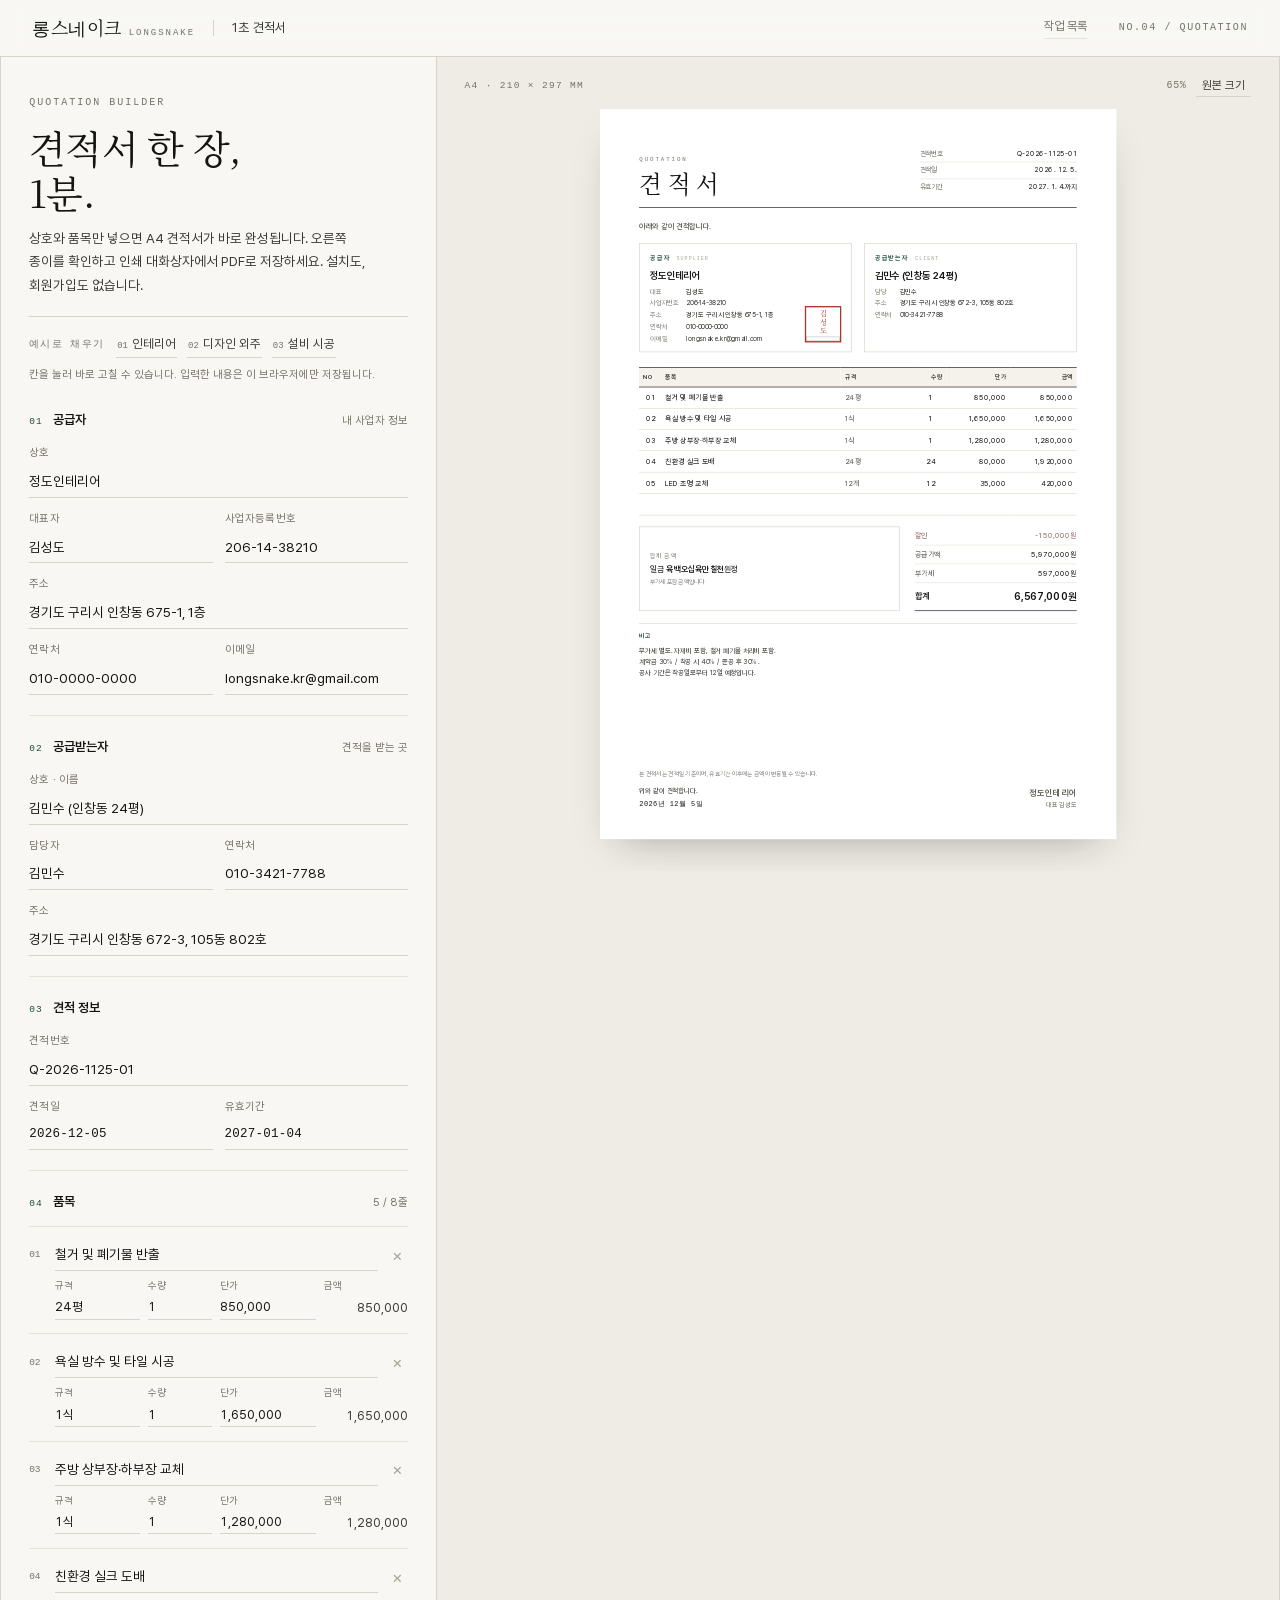
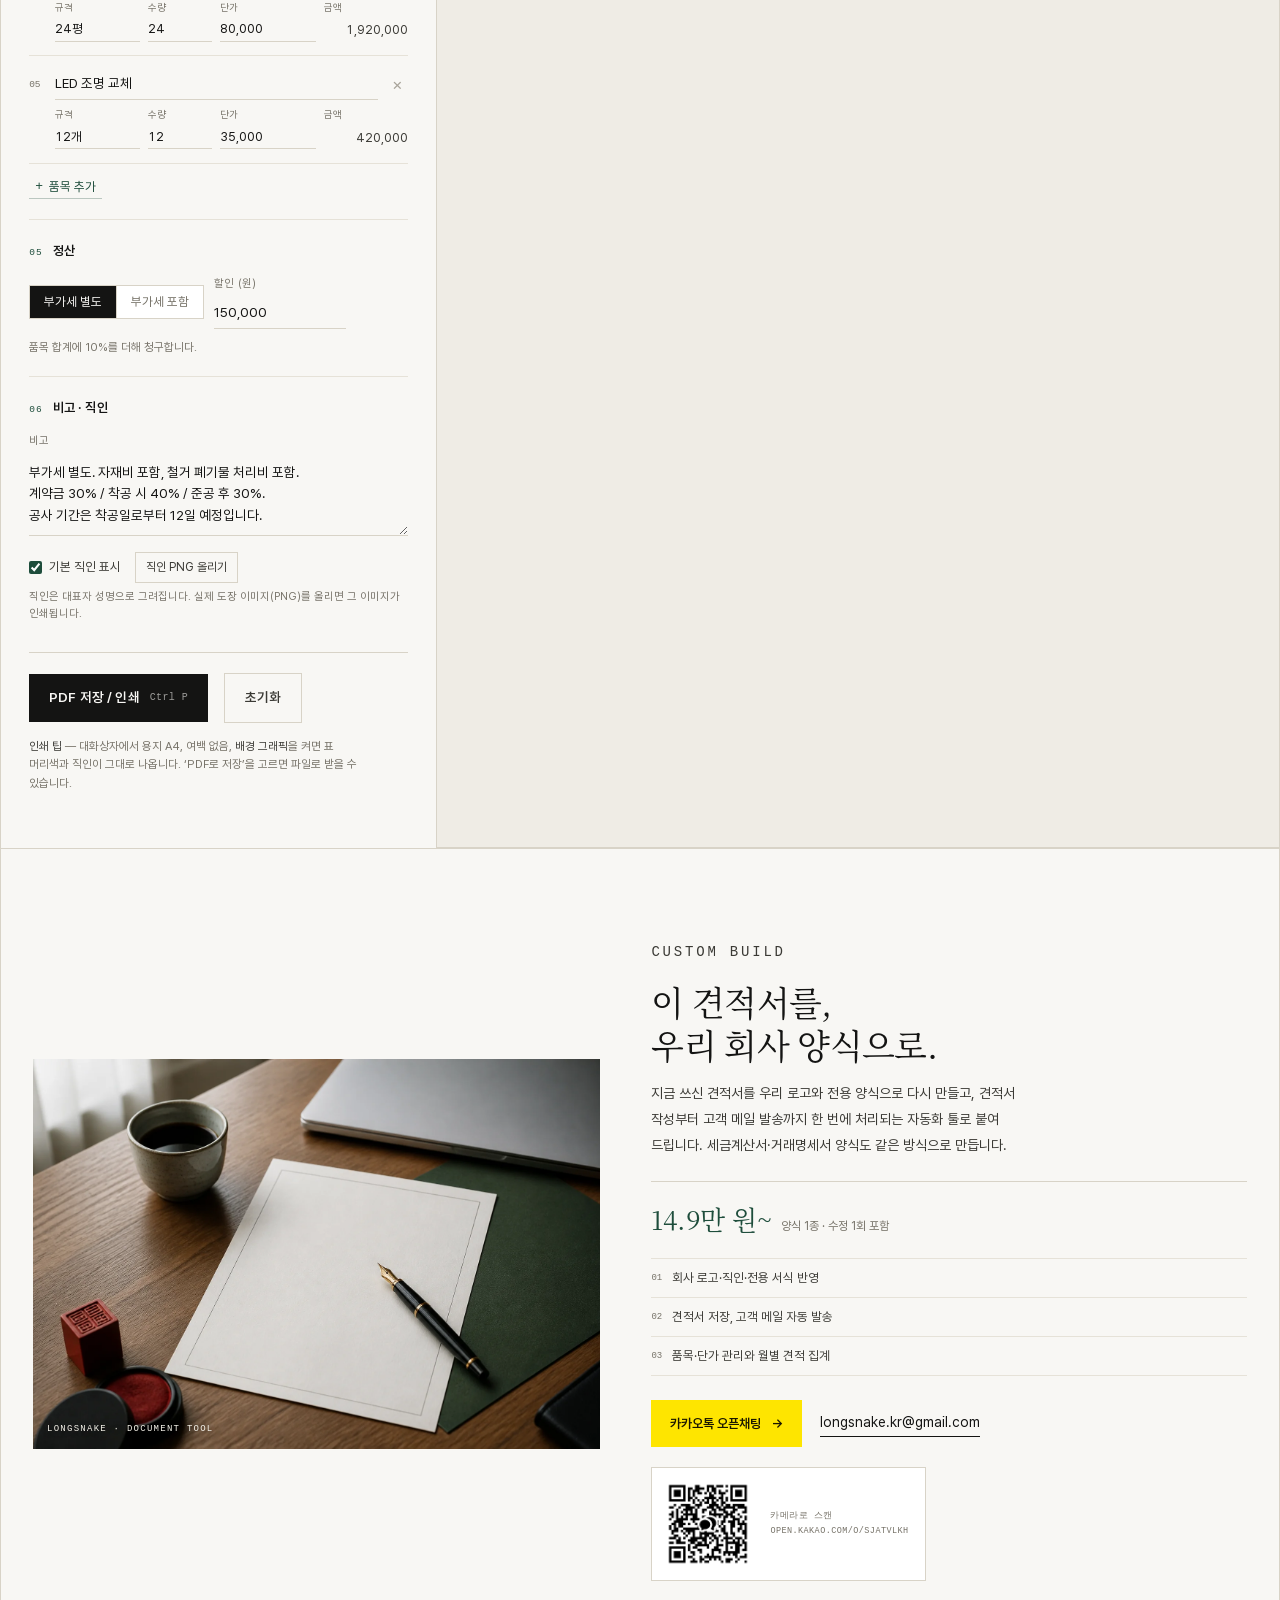
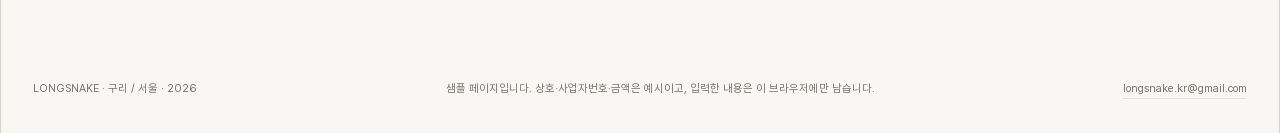
<file: 04-quote-pdf/index.html>
<!DOCTYPE html>
<html lang="ko">
<head>
<meta charset="utf-8">
<meta name="viewport" content="width=device-width, initial-scale=1">
<title>1초 견적서 · 사장님을 위한 A4 견적서 PDF 발급기</title>
<meta name="description" content="상호와 품목만 넣으면 A4 견적서가 바로 완성됩니다. 부가세 별도·포함, 할인, 직인까지 반영해 인쇄하거나 PDF로 저장하세요. 설치도 회원가입도 없습니다.">
<meta name="theme-color" content="#f8f7f4">
<link rel="canonical" href="https://jackdinealkim.github.io/jd-portfolio/04-quote-pdf/">
<meta property="og:type" content="website">
<meta property="og:site_name" content="LONGSNAKE">
<meta property="og:locale" content="ko_KR">
<meta property="og:title" content="1초 견적서 · 사장님을 위한 A4 견적서 PDF 발급기">
<meta property="og:description" content="엑셀도 한글도 필요 없습니다. 품목을 넣으면 A4 견적서 한 장이 바로 인쇄됩니다. 부가세·할인·직인까지.">
<meta property="og:url" content="https://jackdinealkim.github.io/jd-portfolio/04-quote-pdf/">
<meta property="og:image" content="https://jackdinealkim.github.io/jd-portfolio/04-quote-pdf/assets/img/desk.webp">
<meta name="twitter:card" content="summary_large_image">
<link rel="icon" href="assets/favicon-64.png" sizes="64x64">
<link rel="apple-touch-icon" href="assets/favicon-128.png">
<link rel="preload" href="assets/fonts/sans-regular.woff2" as="font" type="font/woff2" crossorigin>
<style>
@font-face{font-family:"Pretendard";font-style:normal;font-weight:400;font-display:swap;src:url("assets/fonts/sans-regular.woff2") format("woff2")}
@font-face{font-family:"Pretendard";font-style:normal;font-weight:500;font-display:swap;src:url("assets/fonts/sans-regular.woff2") format("woff2")}
@font-face{font-family:"Pretendard";font-style:normal;font-weight:600;font-display:swap;src:url("assets/fonts/sans-semibold.woff2") format("woff2")}
/* serif-subset */
@font-face{font-family:"Doc Serif";font-style:normal;font-weight:400;font-display:swap;src:url("assets/fonts/serif-regular.woff2") format("woff2")}

:root{
  --paper:#f8f7f4;
  --paper-2:#efece5;
  --ink:#141413;
  --ink-2:#3b3a35;
  --muted:#767268;
  --line:#d8d3c7;
  --line-2:#e6e2d8;
  --accent:#1e4d3b;
  --accent-soft:#e7ede8;
  --seal:#ab3527;
  --sans:"Pretendard","Apple SD Gothic Neo","Noto Sans KR",system-ui,sans-serif;
  --serif:"Doc Serif","Noto Serif KR","Nanum Myeongjo",serif;
  --mono:"SF Mono","IBM Plex Mono",ui-monospace,"Menlo",monospace;
  --ease:cubic-bezier(.22,1,.36,1);
}
*,*::before,*::after{box-sizing:border-box}
html{-webkit-text-size-adjust:100%}
body{margin:0;background:var(--paper);color:var(--ink);font-family:var(--sans);font-size:15px;line-height:1.62;word-break:keep-all;overflow-wrap:break-word;-webkit-font-smoothing:antialiased}
img{display:block;max-width:100%;height:auto}
h1,h2,h3,p,figure,dl,dd,dt{margin:0}
button{font:inherit;color:inherit;background:none;border:0;cursor:pointer}
a{color:inherit}
input,textarea,select{font:inherit;color:inherit}
:focus-visible{outline:1.5px solid var(--accent);outline-offset:2px}
.skip{position:absolute;left:-9999px;top:0;z-index:90;background:var(--ink);color:var(--paper);padding:12px 16px}
.skip:focus{left:16px;top:16px}

/* ───────── bar ───────── */
.bar{position:sticky;top:0;z-index:40;display:flex;align-items:center;gap:18px;height:57px;padding:0 clamp(16px,3vw,32px);background:rgba(248,247,244,.88);border-bottom:1px solid var(--line);-webkit-backdrop-filter:blur(14px);backdrop-filter:blur(14px)}
.bar__mark{display:flex;align-items:baseline;gap:7px;text-decoration:none;white-space:nowrap}
.bar__mark b{font-family:var(--serif);font-weight:400;font-size:18px;letter-spacing:.03em}
.bar__mark span{font-family:var(--mono);font-size:9px;letter-spacing:.22em;color:var(--muted)}
.bar__div{width:1px;height:16px;background:var(--line)}
.bar__name{font-size:13px;color:var(--ink-2);letter-spacing:.01em}
.bar__no{font-family:var(--mono);font-size:10px;letter-spacing:.16em;color:var(--muted);margin-left:14px}
.bar__back{font-size:12px;color:var(--muted);text-decoration:none;border-bottom:1px solid var(--line-2);padding-bottom:1px;margin-left:auto;white-space:nowrap}
.bar__back:hover{color:var(--ink);border-color:var(--ink)}

/* ───────── layout ───────── */
.app{display:grid;grid-template-columns:minmax(0,436px) minmax(0,1fr);max-width:1580px;margin:0 auto;border-left:1px solid var(--line);border-right:1px solid var(--line);min-height:calc(100vh - 57px)}
.panel{padding:38px clamp(20px,2.2vw,34px) 56px;border-right:1px solid var(--line);min-width:0}
.stage{position:relative;padding:18px clamp(14px,2vw,28px) 28px;background:var(--paper-2);border-bottom:1px solid var(--line);min-width:0}
.stage__inner{position:sticky;top:75px;display:flex;flex-direction:column;height:calc(100vh - 104px);min-height:420px}

/* ───────── panel head ───────── */
.eyebrow{font-family:var(--mono);font-size:10px;letter-spacing:.2em;color:var(--muted);text-transform:uppercase}
.panel__head .eyebrow{margin-bottom:14px}
.panel__title{font-family:var(--serif);font-weight:400;font-size:clamp(30px,3.4vw,38px);line-height:1.18;letter-spacing:-.02em}
.panel__desc{margin-top:12px;font-size:13.5px;line-height:1.75;color:var(--ink-2);max-width:38ch}
.samples{display:flex;flex-wrap:wrap;align-items:center;gap:6px 10px;margin-top:18px;padding-top:14px;border-top:1px solid var(--line)}
.samples__lab{font-family:var(--mono);font-size:9.5px;letter-spacing:.14em;color:var(--muted);margin-right:2px}
.samples button{position:relative;padding:3px 1px;font-size:12.5px;color:var(--ink-2);border-bottom:1px solid var(--line);transition:color .25s var(--ease),border-color .25s var(--ease)}
.samples button span{font-family:var(--mono);font-size:9px;color:var(--muted);margin-right:4px}
.samples button:hover{color:var(--accent);border-color:var(--accent)}
.samples button[aria-pressed="true"]{color:var(--accent);border-color:var(--accent)}
.samples__note{margin-top:8px;font-size:11px;line-height:1.55;color:var(--muted)}

/* ───────── form ───────── */
.form{margin-top:26px}
.set{padding-top:20px;margin-top:20px;border-top:1px solid var(--line-2)}
.set:first-child{border-top:0;margin-top:0;padding-top:0}
.set__head{display:flex;align-items:baseline;gap:10px;margin-bottom:14px}
.set__no{font-family:var(--mono);font-size:9.5px;letter-spacing:.12em;color:var(--accent)}
.set__title{font-size:13px;font-weight:600;letter-spacing:.01em}
.set__hint{margin-left:auto;font-size:11px;color:var(--muted)}
.grid{display:grid;grid-template-columns:1fr 1fr;gap:12px 12px}
.field{display:flex;flex-direction:column;gap:4px;min-width:0}
.field--wide{grid-column:1/-1}
.flabel{font-size:11px;color:var(--muted);letter-spacing:.02em}
.in{width:100%;padding:6px 0;background:transparent;border:0;border-bottom:1px solid var(--line);border-radius:0;font-size:13.5px;line-height:1.4;transition:border-color .2s var(--ease)}
.in::placeholder{color:#a9a49a}
input[data-field="quoteDate"],input[data-field="validUntil"]{font-family:var(--mono);font-size:12.5px;letter-spacing:.02em}
.in:hover{border-color:#bfb8a9}
.in:focus{outline:0;border-color:var(--accent)}
textarea.in{resize:vertical;min-height:58px;padding:8px 0;line-height:1.6}
.in[type="date"]{font-family:var(--mono);font-size:12.5px;letter-spacing:.02em}
.in[type="date"]::-webkit-calendar-picker-indicator{opacity:.45;cursor:pointer}
.in[type="date"]::-webkit-calendar-picker-indicator{opacity:.45;cursor:pointer}

/* items */
.items{display:flex;flex-direction:column}
.item{padding:12px 0 11px;border-bottom:1px solid var(--line-2)}
.item:first-child{border-top:1px solid var(--line-2)}
.item__head{display:flex;align-items:center;gap:8px}
.item__no{font-family:var(--mono);font-size:9.5px;color:var(--muted);width:18px;flex:none}
.item__name{flex:1;font-weight:500}
.item__del{flex:none;width:22px;height:22px;display:grid;place-items:center;color:#a9a49a;font-size:17px;line-height:1;border-radius:50%;transition:color .2s,background .2s}
.item__del:hover{color:var(--seal);background:#f3eceb}
.item__grid{display:grid;grid-template-columns:1fr 64px 96px 84px;gap:8px;margin-top:6px;padding-left:26px}
.item__grid .field{gap:2px}
.item__grid .flabel{font-size:10px}
.item__grid .in{font-size:12.5px;padding:3px 0;font-variant-numeric:tabular-nums}
.item__amt{font-size:12.5px;padding:3px 0;text-align:right;font-variant-numeric:tabular-nums;color:var(--ink-2);border-bottom:1px solid transparent;white-space:nowrap}
.item__amt.is-zero{color:#a9a49a}
.linkbtn{display:inline-flex;align-items:center;gap:6px;margin-top:12px;font-size:12.5px;color:var(--accent);border-bottom:1px solid rgba(30,77,59,.28);padding-bottom:1px}
.linkbtn:hover{border-color:var(--accent)}
.linkbtn span{font-family:var(--mono);font-size:13px;line-height:1}

/* vat toggle */
.seg{display:inline-flex;border:1px solid var(--line);background:#fff}
.seg button{padding:6px 14px;font-size:12.5px;color:var(--muted);border-right:1px solid var(--line)}
.seg button:last-child{border-right:0}
.seg button[aria-pressed="true"]{background:var(--ink);color:var(--paper)}
.seg button:hover:not([aria-pressed="true"]){color:var(--ink)}
.row-inline{display:flex;align-items:center;gap:10px;flex-wrap:wrap}
.hint{font-size:11.5px;color:var(--muted);line-height:1.5}

/* seal */
.seal-ctl{display:flex;align-items:center;gap:14px;flex-wrap:wrap;padding-top:2px}
.cbx{display:inline-flex;align-items:center;gap:7px;font-size:12.5px;color:var(--ink-2);cursor:pointer}
.cbx input{width:13px;height:13px;accent-color:var(--accent);margin:0}
.filebtn{display:inline-flex;align-items:center;gap:6px;padding:5px 10px;border:1px solid var(--line);font-size:12px;color:var(--ink-2);cursor:pointer;transition:border-color .2s,color .2s}
.filebtn:hover{border-color:var(--ink);color:var(--ink)}
.mini{font-size:11.5px;color:var(--muted);border-bottom:1px solid var(--line);padding-bottom:1px}
.mini:hover{color:var(--ink)}
.seal-note{font-size:11px;color:var(--muted);margin-top:6px;line-height:1.5}

/* actions */
.actions{margin-top:30px;padding-top:20px;border-top:1px solid var(--line);display:flex;align-items:center;gap:16px;flex-wrap:wrap}
.btn{display:inline-flex;align-items:center;justify-content:center;gap:10px;padding:13px 20px;background:var(--ink);color:var(--paper);font-size:13.5px;font-weight:600;letter-spacing:.01em;transition:background .25s var(--ease),transform .25s var(--ease)}
.btn:hover{background:var(--accent)}
.btn:active{transform:translateY(1px)}
.btn__k{font-family:var(--mono);font-size:10px;opacity:.6;font-weight:400;letter-spacing:.04em}
.btn--ghost{background:none;color:var(--ink-2);border:1px solid var(--line)}
.btn--ghost:hover{background:none;color:var(--ink);border-color:var(--ink)}
.tip{margin-top:14px;font-size:11.5px;color:var(--muted);line-height:1.6;max-width:42ch}
.tip b{font-weight:500;color:var(--ink-2)}

/* ───────── stage ───────── */
.stage__bar{display:flex;align-items:center;gap:12px;padding:0 2px 12px;flex:none}
.stage__size{font-family:var(--mono);font-size:9.5px;letter-spacing:.14em;color:var(--muted)}
.stage__zoom{margin-left:auto;display:flex;align-items:center;gap:10px}
.stage__pct{font-family:var(--mono);font-size:10px;color:var(--muted);letter-spacing:.06em}
.zoombtn{font-size:11.5px;color:var(--ink-2);border-bottom:1px solid var(--line);padding-bottom:1px}
.zoombtn:hover{color:var(--accent);border-color:var(--accent)}
.sheet-wrap{flex:1;display:flex;justify-content:center;align-items:flex-start;overflow:auto;min-height:0;min-width:0;width:100%;max-width:100%}
.sheet-wrap.is-zoom{justify-content:flex-start;padding-bottom:12px;max-height:calc(100vh - 180px)}
.sheet-scaler{position:relative;flex:none}

/* ───────── the sheet ───────── */
.sheet{position:absolute;top:0;left:0;transform-origin:top left;width:210mm;height:297mm;padding:15mm 16mm 12mm;background:#fff;color:#141413;font-family:var(--sans);font-size:9.1pt;line-height:1.5;box-shadow:0 1px 1px rgba(20,20,19,.05),0 28px 60px -30px rgba(20,20,19,.34);display:flex;flex-direction:column;overflow:hidden}
.sheet b{font-weight:600}

.doc-head{display:flex;justify-content:space-between;align-items:flex-end;gap:12mm;padding-bottom:5mm;border-bottom:1.4pt solid #141413}
.doc-head__title{flex:none}
.doc-head__en{font-family:var(--mono);font-size:6.6pt;letter-spacing:.34em;color:#767268;text-transform:uppercase}
.doc-head h1{font-family:var(--serif);font-weight:400;font-size:27pt;line-height:1;letter-spacing:.24em;margin-top:3mm}
.doc-meta{font-size:8.1pt;border-collapse:collapse;min-width:64mm}
.doc-meta th{font-weight:400;color:#767268;text-align:left;padding:1.1mm 0 1.1mm 0;width:18mm;white-space:nowrap}
.doc-meta td{text-align:right;padding:1.1mm 0;font-variant-numeric:tabular-nums;letter-spacing:.01em}
.doc-meta tr+tr th,.doc-meta tr+tr td{border-top:.4pt solid #e6e2d8}

.doc-lead{margin:5.5mm 0 4mm;font-size:8.8pt;color:#3b3a35;letter-spacing:.01em}

.parties{display:grid;grid-template-columns:1fr 1fr;gap:5mm}
.party{position:relative;border:.6pt solid #d8d3c7;padding:4mm 4mm 3.4mm;min-height:36mm}
.party__lab{display:flex;align-items:baseline;gap:2.5mm;margin-bottom:2.4mm}
.party__lab b{font-size:7.4pt;letter-spacing:.16em;color:#1e4d3b;font-weight:600}
.party__lab em{font-family:var(--mono);font-style:normal;font-size:5.8pt;letter-spacing:.2em;color:#a9a49a}
.party__name{font-size:11.5pt;font-weight:600;line-height:1.25;letter-spacing:-.01em;padding-right:18mm;min-height:5mm}
.party__meta{margin-top:2.2mm;display:grid;grid-template-columns:auto 1fr;gap:.9mm 3mm;font-size:7.6pt;line-height:1.45}
.party__meta dt{color:#8b877d;white-space:nowrap}
.party__meta dd{color:#2c2b27;min-width:0}
.party--client .party__name{padding-right:0}

.seal{position:absolute;right:4mm;bottom:3.6mm;width:15mm;height:15mm;display:grid;place-items:center;border:1.5pt solid #ab3527;color:#ab3527;background:#fff}
.seal span{writing-mode:vertical-rl;text-orientation:upright;font-family:var(--serif);font-size:8.4pt;letter-spacing:.16em;line-height:1.15;max-height:12mm;overflow:hidden}
.seal img{width:100%;height:100%;object-fit:contain;mix-blend-mode:multiply}
.seal[hidden]{display:none}

.items-tbl{width:100%;border-collapse:collapse;margin-top:6mm;table-layout:fixed;font-size:8.4pt}
.items-tbl col.c-no{width:9mm}
.items-tbl col.c-spec{width:30mm}
.items-tbl col.c-qty{width:13mm}
.items-tbl col.c-price{width:26mm}
.items-tbl col.c-amt{width:27mm}
.items-tbl thead th{padding:2mm 1.6mm;background:#f4f2eb;border-top:1pt solid #141413;border-bottom:.6pt solid #141413;font-size:7pt;font-weight:600;letter-spacing:.08em;color:#3b3a35;text-align:left}
.items-tbl thead th.r{text-align:right}
.items-tbl tbody td{padding:2mm 1.6mm;border-bottom:.4pt solid #e0dbcf;height:8.4mm;vertical-align:middle}
.items-tbl tbody td.r{text-align:right;font-variant-numeric:tabular-nums}
.items-tbl tbody td.c{text-align:center;font-variant-numeric:tabular-nums}
.items-tbl tbody td.name{font-weight:500;overflow:hidden;text-overflow:ellipsis;white-space:nowrap}
.items-tbl tbody td.spec{color:#5b5850;overflow:hidden;text-overflow:ellipsis;white-space:nowrap}
.items-tbl tbody tr.is-empty td{color:transparent}

.totals{display:grid;grid-template-columns:1fr 66mm;gap:6mm;margin-top:4.5mm;align-items:stretch}
.totals__words{border:.6pt solid #d8d3c7;padding:3.2mm 4mm;display:flex;flex-direction:column;justify-content:center;gap:1mm}
.totals__words .lab{font-size:7pt;letter-spacing:.16em;color:#8b877d}
.totals__words .val{font-size:9.6pt;letter-spacing:.01em}
.totals__words .val b{font-weight:600}
.totals__words .sub{font-size:7pt;color:#8b877d}
.totals__tbl{font-size:8.4pt;border-collapse:collapse;width:100%}
.totals__tbl th{font-weight:400;color:#5b5850;text-align:left;padding:1.5mm 0;border-bottom:.4pt solid #e6e2d8}
.totals__tbl td{text-align:right;padding:1.5mm 0;border-bottom:.4pt solid #e6e2d8;font-variant-numeric:tabular-nums}
.totals__tbl tr.disc th,.totals__tbl tr.disc td{color:#8b6a5f}
.totals__tbl tr.sum th,.totals__tbl tr.sum td{border-bottom:1.2pt solid #141413;padding-top:2.4mm;padding-bottom:2.4mm;font-size:10pt;font-weight:600;color:#141413}
.totals__tbl tr.sum td{font-size:12pt}

.note{margin-top:5mm;border-top:.6pt solid #d8d3c7;padding-top:3mm;font-size:8pt;color:#3b3a35;line-height:1.6;min-height:14mm}
.note h2{font-size:7pt;letter-spacing:.16em;color:#1e4d3b;font-weight:600;margin-bottom:1.4mm}
.note p{white-space:pre-wrap}

.doc-note-line{margin-top:auto;padding-top:4mm;font-size:6.8pt;color:#8b877d;letter-spacing:.01em}
.doc-foot{padding-top:3mm;display:flex;justify-content:space-between;align-items:flex-end;gap:8mm;font-size:7.8pt;color:#5b5850}
.doc-foot .say{font-size:8pt;color:#3b3a35}
.doc-foot .date{margin-top:1mm;font-family:var(--mono);font-size:8pt;letter-spacing:.06em;color:#141413}
.doc-foot .issuer{text-align:right;line-height:1.35}
.doc-foot .issuer b{font-size:10pt;letter-spacing:.02em}
.doc-foot .issuer span{display:block;font-size:7.4pt;color:#767268;margin-top:.8mm}

/* ───────── outreach ───────── */
.outreach{max-width:1580px;margin:0 auto;padding:clamp(44px,6vw,84px) clamp(20px,3vw,32px);display:grid;grid-template-columns:minmax(0,1fr) minmax(0,1.05fr);gap:clamp(24px,4vw,64px);align-items:center;border-top:1px solid var(--line);border-left:1px solid var(--line);border-right:1px solid var(--line)}
.outreach__fig{position:relative;overflow:hidden;background:#e3ded2;aspect-ratio:16/11}
.outreach__fig img{width:100%;height:100%;object-fit:cover}
.outreach__cap{position:absolute;left:14px;bottom:12px;font-family:var(--mono);font-size:9px;letter-spacing:.14em;color:#f3f0e7;text-shadow:0 1px 6px rgba(0,0,0,.45)}
.outreach h2{font-family:var(--serif);font-weight:400;font-size:clamp(26px,2.8vw,34px);line-height:1.28;letter-spacing:-.02em;margin-top:14px}
.outreach p{margin-top:14px;font-size:14px;line-height:1.85;color:var(--ink-2);max-width:44ch}
.outreach__price{display:flex;align-items:baseline;gap:10px;margin-top:22px;padding-top:16px;border-top:1px solid var(--line)}
.outreach__price b{font-family:var(--serif);font-weight:400;font-size:26px;letter-spacing:-.01em;color:var(--accent)}
.outreach__price span{font-size:12px;color:var(--muted)}
.outreach__list{list-style:none;margin:18px 0 0;padding:0;display:flex;flex-direction:column}
.outreach__list li{display:flex;gap:10px;padding:9px 0;border-top:1px solid var(--line-2);font-size:12.5px;color:var(--ink-2)}
.outreach__list li:last-child{border-bottom:1px solid var(--line-2)}
.outreach__list i{font-family:var(--mono);font-style:normal;font-size:9px;color:var(--muted);padding-top:3px}
.outreach__cta{display:flex;align-items:center;gap:18px;margin-top:24px;flex-wrap:wrap}
.outreach__mail{font-size:14px;font-weight:500;text-decoration:none;border-bottom:1px solid var(--ink);padding-bottom:2px}
.outreach__mail:hover{color:var(--accent);border-color:var(--accent)}
.outreach__kakao{display:inline-flex;align-items:center;gap:10px;padding:12px 18px;background:#FEE500;color:#191600;border:1px solid #FEE500;font-size:13px;font-weight:600;text-decoration:none;transition:background .3s var(--ease),border-color .3s var(--ease)}
.outreach__kakao:hover{background:#FFEA5C;border-color:#FFEA5C}
.outreach__qr{display:inline-flex;align-items:center;gap:14px;margin-top:20px;padding:8px 16px 8px 8px;background:#fff;border:1px solid var(--line)}
.outreach__qr img{width:96px;height:96px;object-fit:contain;flex:none}
.outreach__qr span{font-family:var(--mono);font-size:8.5px;line-height:1.85;letter-spacing:.05em;color:var(--muted);text-transform:uppercase}
.outreach__dm{font-size:12.5px;color:var(--muted)}

.foot{max-width:1580px;margin:0 auto;padding:22px clamp(20px,3vw,32px) 34px;display:flex;gap:12px 24px;flex-wrap:wrap;justify-content:space-between;border-left:1px solid var(--line);border-right:1px solid var(--line);font-size:11px;color:var(--muted)}
.foot a{text-decoration:none;border-bottom:1px solid var(--line-2)}
.foot a:hover{color:var(--ink)}

.noscript{margin:20px;padding:16px;border:1px solid var(--line);font-size:13px}

.mobar{display:none}

/* ───────── mobile ───────── */
@media (max-width:980px){
  .app{grid-template-columns:1fr;border-left:0;border-right:0}
  .panel{border-right:0;padding-bottom:34px}
  .stage{padding:14px 12px 26px;border-top:1px solid var(--line)}
  .stage__inner{position:static;height:auto;min-height:0}
  .sheet-wrap{margin-top:6px}
  .sheet-wrap.is-zoom{max-height:70vh}
  .btn__k{display:none}
  .outreach{grid-template-columns:1fr;border-left:0;border-right:0;padding-top:40px}
  .outreach__fig{order:2;margin-top:8px}
  .foot{border-left:0;border-right:0;padding-bottom:96px}
  .mobar{display:flex;position:fixed;left:0;right:0;bottom:0;z-index:60;gap:8px;padding:10px 12px calc(10px + env(safe-area-inset-bottom));background:rgba(248,247,244,.95);border-top:1px solid var(--line);-webkit-backdrop-filter:blur(12px);backdrop-filter:blur(12px)}
  .mobar button{flex:1;padding:12px 8px;font-size:13.5px;font-weight:600;border:1px solid var(--line);background:#fff}
  .mobar .mobar__print{flex:1.5;background:var(--ink);color:var(--paper);border-color:var(--ink)}
}
@media (max-width:520px){
  .bar__name,.bar__div{display:none}
  .grid{grid-template-columns:1fr}
  .item__grid{grid-template-columns:1fr 56px 86px 74px;padding-left:0}
  .panel{padding:28px 18px 30px}
  .panel__title{font-size:29px}
}
@media (prefers-reduced-motion:reduce){
  *{transition:none!important;scroll-behavior:auto!important}
}

/* ───────── print ───────── */
@media print{
  @page{size:A4;margin:0}
  html,body{background:#fff!important;margin:0!important;padding:0!important;width:210mm}
  .bar,.panel,.outreach,.foot,.stage__bar,.skip,.noscript,.mobar{display:none!important}
  .outreach__qr,.outreach__kakao{display:none!important}
  .app{display:block!important;max-width:none;margin:0;padding:0;border:0;min-height:0}
  .stage{padding:0!important;border:0!important;background:#fff!important;display:block}
  .stage__inner{position:static!important;display:block!important;height:auto!important;min-height:0!important}
  .sheet-wrap{display:block!important;overflow:visible!important;height:auto!important;padding:0!important;margin:0!important}
  .sheet-scaler{width:auto!important;height:auto!important;position:static!important}
  .sheet{position:static!important;transform:none!important;box-shadow:none!important;width:210mm;height:296.8mm;margin:0;padding:15mm 16mm 12mm;overflow:hidden;break-inside:avoid;page-break-inside:avoid;-webkit-print-color-adjust:exact;print-color-adjust:exact}
}
</style>
</head>
<body>
<a class="skip" href="#panel">입력란으로 건너뛰기</a>

<header class="bar">
  <a class="bar__mark" href="https://jackdinealkim.github.io/jd-portfolio/"><b>롱스네이크</b><span>LONGSNAKE</span></a>
  <span class="bar__div" aria-hidden="true"></span>
  <span class="bar__name">1초 견적서</span>
  <a class="bar__back" href="https://jackdinealkim.github.io/jd-portfolio/">작업 목록</a>
  <span class="bar__no">NO.04 / QUOTATION</span>
</header>

<main class="app">
  <section class="panel" id="panel" aria-label="견적서 입력">
    <header class="panel__head">
      <p class="eyebrow">Quotation builder</p>
      <h1 class="panel__title">견적서 한 장,<br>1분.</h1>
      <p class="panel__desc">상호와 품목만 넣으면 A4 견적서가 바로 완성됩니다. 오른쪽 종이를 확인하고 인쇄 대화상자에서 PDF로 저장하세요. 설치도, 회원가입도 없습니다.</p>
      <div class="samples" role="group" aria-label="예시 데이터로 채우기">
        <span class="samples__lab">예시로 채우기</span>
        <button type="button" data-sample="interior"><span>01</span>인테리어</button>
        <button type="button" data-sample="design"><span>02</span>디자인 외주</button>
        <button type="button" data-sample="facility"><span>03</span>설비 시공</button>
      </div>
      <p class="samples__note">칸을 눌러 바로 고칠 수 있습니다. 입력한 내용은 이 브라우저에만 저장됩니다.</p>
    </header>

    <form class="form" id="quoteForm" autocomplete="off" novalidate>
      <section class="set">
        <div class="set__head"><span class="set__no">01</span><h2 class="set__title">공급자</h2><span class="set__hint">내 사업자 정보</span></div>
        <div class="grid">
          <label class="field field--wide"><span class="flabel">상호</span><input class="in" data-field="supplierName" placeholder="정도인테리어"></label>
          <label class="field"><span class="flabel">대표자</span><input class="in" data-field="supplierOwner" placeholder="김성도"></label>
          <label class="field"><span class="flabel">사업자등록번호</span><input class="in" data-field="supplierBizno" inputmode="numeric" placeholder="000-00-00000"></label>
          <label class="field field--wide"><span class="flabel">주소</span><input class="in" data-field="supplierAddr" placeholder="경기도 구리시 인창동"></label>
          <label class="field"><span class="flabel">연락처</span><input class="in" data-field="supplierTel" inputmode="tel" placeholder="010-0000-0000"></label>
          <label class="field"><span class="flabel">이메일</span><input class="in" data-field="supplierEmail" inputmode="email" placeholder="name@example.com"></label>
        </div>
      </section>

      <section class="set">
        <div class="set__head"><span class="set__no">02</span><h2 class="set__title">공급받는자</h2><span class="set__hint">견적을 받는 곳</span></div>
        <div class="grid">
          <label class="field field--wide"><span class="flabel">상호 · 이름</span><input class="in" data-field="clientName" placeholder="한결어린이집"></label>
          <label class="field"><span class="flabel">담당자</span><input class="in" data-field="clientOwner" placeholder="박선영"></label>
          <label class="field"><span class="flabel">연락처</span><input class="in" data-field="clientTel" inputmode="tel" placeholder="010-0000-0000"></label>
          <label class="field field--wide"><span class="flabel">주소</span><input class="in" data-field="clientAddr" placeholder="경기도 구리시 인창동"></label>
        </div>
      </section>

      <section class="set">
        <div class="set__head"><span class="set__no">03</span><h2 class="set__title">견적 정보</h2></div>
        <div class="grid">
          <label class="field field--wide"><span class="flabel">견적번호</span><input class="in" data-field="quoteNo" placeholder="Q-2026-1125-01"></label>
          <label class="field"><span class="flabel">견적일</span><input class="in" data-field="quoteDate" inputmode="numeric" placeholder="2026-11-25" aria-label="견적일 (연-월-일)"></label>
          <label class="field"><span class="flabel">유효기간</span><input class="in" data-field="validUntil" inputmode="numeric" placeholder="2026-12-25" aria-label="유효기간 (연-월-일)"></label>
        </div>
      </section>

      <section class="set">
        <div class="set__head"><span class="set__no">04</span><h2 class="set__title">품목</h2><span class="set__hint" id="itemCount">1 / 8줄</span></div>
        <div class="items" id="itemList"></div>
        <button type="button" class="linkbtn" id="addItem"><span>+</span>품목 추가</button>
      </section>

      <section class="set">
        <div class="set__head"><span class="set__no">05</span><h2 class="set__title">정산</h2></div>
        <div class="row-inline">
          <div class="seg" role="group" aria-label="부가세 방식">
            <button type="button" data-vat="separate" aria-pressed="true">부가세 별도</button>
            <button type="button" data-vat="included" aria-pressed="false">부가세 포함</button>
          </div>
          <label class="field" style="width:132px"><span class="flabel">할인 (원)</span><input class="in" id="discount" inputmode="numeric" placeholder="0"></label>
        </div>
        <p class="hint" id="settleHint" style="margin-top:10px">품목 합계에 10%를 더해 청구합니다.</p>
      </section>

      <section class="set">
        <div class="set__head"><span class="set__no">06</span><h2 class="set__title">비고 · 직인</h2></div>
        <div class="grid">
          <label class="field field--wide"><span class="flabel">비고</span><textarea class="in" data-field="note" rows="3" placeholder="결제 조건, 작업 범위, 유효기간 안내 등"></textarea></label>
        </div>
        <div class="seal-ctl" style="margin-top:14px">
          <label class="cbx"><input type="checkbox" id="sealOn" checked> 기본 직인 표시</label>
          <label class="filebtn">직인 PNG 올리기<input type="file" id="sealFile" accept="image/png,image/jpeg" hidden></label>
          <button type="button" class="mini" id="sealClear" hidden>이미지 지우기</button>
        </div>
        <p class="seal-note">직인은 대표자 성명으로 그려집니다. 실제 도장 이미지(PNG)를 올리면 그 이미지가 인쇄됩니다.</p>
      </section>

      <div class="actions">
        <button type="button" class="btn" data-print>PDF 저장 / 인쇄 <span class="btn__k">Ctrl P</span></button>
        <button type="button" class="btn btn--ghost" id="resetBtn">초기화</button>
      </div>
      <p class="tip"><b>인쇄 팁</b> — 대화상자에서 용지 A4, 여백 없음, <b>배경 그래픽</b>을 켜면 표 머리색과 직인이 그대로 나옵니다. ‘PDF로 저장’을 고르면 파일로 받을 수 있습니다.</p>
    </form>
  </section>

  <section class="stage" aria-label="견적서 미리보기">
    <div class="stage__inner">
      <div class="stage__bar">
        <span class="stage__size">A4 · 210 × 297 MM</span>
        <div class="stage__zoom">
          <span class="stage__pct" id="zoomPct">100%</span>
          <button type="button" class="zoombtn" id="zoomToggle">원본 크기</button>
        </div>
      </div>
      <div class="sheet-wrap" id="sheetWrap">
        <div class="sheet-scaler" id="sheetScaler">
          <article class="sheet" id="sheet" aria-label="A4 견적서 미리보기">
            <header class="doc-head">
              <div class="doc-head__title">
                <p class="doc-head__en">Quotation</p>
                <h1>견적서</h1>
              </div>
              <table class="doc-meta">
                <tr><th>견적번호</th><td data-out="quoteNo">—</td></tr>
                <tr><th>견적일</th><td data-out="quoteDate">—</td></tr>
                <tr><th>유효기간</th><td data-out="validUntil">—</td></tr>
              </table>
            </header>

            <p class="doc-lead">아래와 같이 견적합니다.</p>

            <div class="parties">
              <section class="party">
                <div class="party__lab"><b>공급자</b><em>SUPPLIER</em></div>
                <p class="party__name" data-out="supplierName">—</p>
                <dl class="party__meta">
                  <dt>대표</dt><dd data-out="supplierOwner">—</dd>
                  <dt>사업자번호</dt><dd data-out="supplierBizno">—</dd>
                  <dt>주소</dt><dd data-out="supplierAddr">—</dd>
                  <dt>연락처</dt><dd data-out="supplierTel">—</dd>
                  <dt>이메일</dt><dd data-out="supplierEmail">—</dd>
                </dl>
                <div class="seal" id="seal"><span id="sealText">—</span><img id="sealImg" alt="" hidden></div>
              </section>
              <section class="party party--client">
                <div class="party__lab"><b>공급받는자</b><em>CLIENT</em></div>
                <p class="party__name" data-out="clientName">—</p>
                <dl class="party__meta">
                  <dt>담당</dt><dd data-out="clientOwner">—</dd>
                  <dt>주소</dt><dd data-out="clientAddr">—</dd>
                  <dt>연락처</dt><dd data-out="clientTel">—</dd>
                </dl>
              </section>
            </div>

            <table class="items-tbl">
              <colgroup>
                <col class="c-no"><col><col class="c-spec"><col class="c-qty"><col class="c-price"><col class="c-amt">
              </colgroup>
              <thead>
                <tr><th>NO</th><th>품목</th><th>규격</th><th class="r">수량</th><th class="r">단가</th><th class="r">금액</th></tr>
              </thead>
              <tbody id="sheetItems"></tbody>
            </table>

            <div class="totals">
              <div class="totals__words">
                <span class="lab">합계 금액</span>
                <span class="val">일금 <b id="amountWords">영</b>원정</span>
                <span class="sub">부가세 포함 금액입니다</span>
              </div>
              <table class="totals__tbl">
                <tr class="disc" id="discRow" hidden><th>할인</th><td id="tDiscount">0</td></tr>
                <tr><th>공급가액</th><td id="tSupply">0</td></tr>
                <tr><th>부가세</th><td id="tVat">0</td></tr>
                <tr class="sum"><th>합계</th><td id="tTotal">0</td></tr>
              </table>
            </div>

            <section class="note">
              <h2>비고</h2>
              <p id="noteText">—</p>
            </section>

            <p class="doc-note-line">본 견적서는 견적일 기준이며, 유효기간 이후에는 금액이 변동될 수 있습니다.</p>

            <footer class="doc-foot">
              <div>
                <p class="say">위와 같이 견적합니다.</p>
                <p class="date" id="footDate">2026. 11. 25.</p>
              </div>
              <p class="issuer"><b data-out="supplierName">—</b><span data-out="footOwner">대표 —</span></p>
            </footer>
          </article>
        </div>
      </div>
    </div>
  </section>
</main>

<section class="outreach" aria-label="맞춤 제작 안내">
  <figure class="outreach__fig">
    <img src="assets/img/desk.webp" alt="견적서와 만년필, 직인이 놓인 사무실 책상" loading="lazy" width="1600" height="1067">
    <figcaption class="outreach__cap">LONGSNAKE · DOCUMENT TOOL</figcaption>
  </figure>
  <div class="outreach__body">
    <p class="eyebrow">Custom build</p>
    <h2>이 견적서를,<br>우리 회사 양식으로.</h2>
    <p>지금 쓰신 견적서를 우리 로고와 전용 양식으로 다시 만들고, 견적서 작성부터 고객 메일 발송까지 한 번에 처리되는 자동화 툴로 붙여 드립니다. 세금계산서·거래명세서 양식도 같은 방식으로 만듭니다.</p>
    <div class="outreach__price"><b>14.9만 원~</b><span>양식 1종 · 수정 1회 포함</span></div>
    <ul class="outreach__list">
      <li><i>01</i>회사 로고·직인·전용 서식 반영</li>
      <li><i>02</i>견적서 저장, 고객 메일 자동 발송</li>
      <li><i>03</i>품목·단가 관리와 월별 견적 집계</li>
    </ul>
    <div class="outreach__cta">
      <a class="outreach__kakao" href="https://open.kakao.com/o/sjAtvLKh" target="_blank" rel="noopener">카카오톡 오픈채팅 <span aria-hidden="true">→</span></a>
      <a class="outreach__mail" href="mailto:longsnake.kr@gmail.com?subject=%EA%B2%AC%EC%A0%81%EC%84%9C%20%EB%A7%9E%EC%B6%A4%20%EC%A0%9C%EC%9E%91%20%EB%AC%B8%EC%9D%98">longsnake.kr@gmail.com</a>
    </div>
    <div class="outreach__qr">
      <img src="../assets/kakao-openchat-qr.jpg" alt="카카오톡 오픈채팅 QR 코드" width="800" height="800" loading="lazy">
      <span>카메라로 스캔<br>open.kakao.com/o/sjAtvLKh</span>
    </div>
  </div>
</section>

<div class="mobar" role="group" aria-label="빠른 실행">
  <button type="button" id="toPreview">미리보기</button>
  <button type="button" class="mobar__print" data-print>PDF 저장 / 인쇄</button>
</div>

<footer class="foot">
  <span>LONGSNAKE · 구리 / 서울 · 2026</span>
  <span>샘플 페이지입니다. 상호·사업자번호·금액은 예시이고, 입력한 내용은 이 브라우저에만 남습니다.</span>
  <a href="mailto:longsnake.kr@gmail.com">longsnake.kr@gmail.com</a>
</footer>

<noscript><p class="noscript">이 견적서 발급기는 자바스크립트로 동작합니다. 브라우저에서 자바스크립트를 켜 주세요.</p></noscript>

<script type="application/ld+json">
{
  "@context": "https://schema.org",
  "@type": "WebApplication",
  "name": "1초 견적서 · A4 견적서 PDF 발급기",
  "url": "https://jackdinealkim.github.io/jd-portfolio/04-quote-pdf/",
  "applicationCategory": "BusinessApplication",
  "operatingSystem": "웹 브라우저",
  "inLanguage": "ko",
  "description": "상호와 품목을 입력해 부가세·할인·직인이 반영된 A4 견적서를 만들고 인쇄하거나 PDF로 저장하는 무료 도구입니다.",
  "offers": { "@type": "Offer", "price": "0", "priceCurrency": "KRW" },
  "publisher": { "@type": "Organization", "name": "LONGSNAKE", "email": "longsnake.kr@gmail.com" }
}
</script>

<script>
(function(){
  "use strict";

  var MAX_ITEMS = 8;
  var A4_W = 210 * 96 / 25.4;   // 793.7px
  var A4_H = 297 * 96 / 25.4;   // 1122.5px
  var STORE = "jd-quote-04";

  var form = document.getElementById("quoteForm");
  var itemList = document.getElementById("itemList");
  var sheetItems = document.getElementById("sheetItems");
  var itemCount = document.getElementById("itemCount");
  var addBtn = document.getElementById("addItem");
  var discInput = document.getElementById("discount");
  var noteText = document.getElementById("noteText");
  var sealEl = document.getElementById("seal");
  var sealText = document.getElementById("sealText");
  var sealImg = document.getElementById("sealImg");
  var sealOn = document.getElementById("sealOn");
  var sealFile = document.getElementById("sealFile");
  var sealClear = document.getElementById("sealClear");
  var zoomPct = document.getElementById("zoomPct");
  var zoomToggle = document.getElementById("zoomToggle");
  var wrap = document.getElementById("sheetWrap");
  var scaler = document.getElementById("sheetScaler");
  var sheet = document.getElementById("sheet");

  var vatMode = "separate";
  var sealData = "";
  var zoomed = false;

  /* ── helpers ── */
  function num(v){ v = String(v == null ? "" : v).replace(/[^\d.-]/g, ""); var n = parseFloat(v); return isFinite(n) ? n : 0; }
  function comma(n){ n = Math.round(n); return n.toLocaleString("ko-KR"); }
  function pad2(n){ return n < 10 ? "0" + n : "" + n; }
  function ymd(iso){
    if(!iso) return {dot:"—", kor:"—", short:"—"};
    var p = iso.split("-");
    if(p.length !== 3) return {dot:iso, kor:iso, short:iso};
    return {
      dot: p[0] + ". " + Number(p[1]) + ". " + Number(p[2]) + ".",
      kor: p[0] + "년 " + Number(p[1]) + "월 " + Number(p[2]) + "일",
      short: p[0] + "." + pad2(Number(p[1])) + "." + pad2(Number(p[2]))
    };
  }
  function todayISO(){ var d = new Date(); return d.getFullYear() + "-" + pad2(d.getMonth()+1) + "-" + pad2(d.getDate()); }
  function normalizeDate(v){
    v = String(v == null ? "" : v).trim();
    if(!v) return "";
    var m = v.match(/^(\d{4})[.\-\/]?\s*(\d{1,2})[.\-\/]?\s*(\d{1,2})\.?$/);
    if(!m) return v;
    var y = +m[1], mo = +m[2], d = +m[3];
    if(mo < 1 || mo > 12 || d < 1 || d > 31) return v;
    return y + "-" + pad2(mo) + "-" + pad2(d);
  }
  function plusDaysISO(days){
    var d = new Date(); d.setDate(d.getDate() + days);
    return d.getFullYear() + "-" + pad2(d.getMonth()+1) + "-" + pad2(d.getDate());
  }
  var DIG = ["","일","이","삼","사","오","육","칠","팔","구"];
  var UNIT = ["","십","백","천"];
  var BIG = ["","만","억","조","경"];
  function koNumber(n){
    n = Math.floor(Math.abs(n));
    if(!n) return "영";
    var groups = [], x = n;
    while(x > 0){ groups.push(x % 10000); x = Math.floor(x / 10000); }
    var out = "";
    for(var i = groups.length - 1; i >= 0; i--){
      var g = groups[i], part = "";
      for(var j = 3; j >= 0; j--){
        var d = Math.floor(g / Math.pow(10, j)) % 10;
        if(d) part += DIG[d] + UNIT[j];
      }
      if(part) out += part + BIG[i];
    }
    return out;
  }

  /* ── items ── */
  function itemRow(data){
    var row = document.createElement("div");
    row.className = "item";
    row.innerHTML =
      '<div class="item__head">' +
        '<span class="item__no">01</span>' +
        '<input class="in item__name" data-k="name" placeholder="품목명" aria-label="품목명">' +
        '<button type="button" class="item__del" data-del aria-label="이 품목 삭제">&times;</button>' +
      '</div>' +
      '<div class="item__grid">' +
        '<label class="field"><span class="flabel">규격</span><input class="in" data-k="spec" placeholder="—" aria-label="규격"></label>' +
        '<label class="field"><span class="flabel">수량</span><input class="in" data-k="qty" inputmode="numeric" value="1" aria-label="수량"></label>' +
        '<label class="field"><span class="flabel">단가</span><input class="in" data-k="price" inputmode="numeric" placeholder="0" aria-label="단가"></label>' +
        '<span class="field"><span class="flabel">금액</span><output class="item__amt is-zero" data-amt>0</output></span>' +
      '</div>';
    if(data){
      row.querySelector('[data-k="name"]').value = data.name || "";
      row.querySelector('[data-k="spec"]').value = data.spec || "";
      row.querySelector('[data-k="qty"]').value = data.qty == null ? 1 : data.qty;
      row.querySelector('[data-k="price"]').value = data.price ? comma(data.price) : (data.price === 0 ? "0" : "");
    }
    return row;
  }
  function readItems(){
    return Array.prototype.map.call(itemList.querySelectorAll(".item"), function(row){
      return {
        name: row.querySelector('[data-k="name"]').value.trim(),
        spec: row.querySelector('[data-k="spec"]').value.trim(),
        qty: num(row.querySelector('[data-k="qty"]').value),
        price: num(row.querySelector('[data-k="price"]').value)
      };
    });
  }
  function renderItems(items){
    itemList.innerHTML = "";
    (items && items.length ? items : [{}]).slice(0, MAX_ITEMS).forEach(function(it){
      itemList.appendChild(itemRow(it));
    });
    renumber();
  }
  function renumber(){
    Array.prototype.forEach.call(itemList.querySelectorAll(".item"), function(row, i){
      row.querySelector(".item__no").textContent = pad2(i + 1);
    });
    var n = itemList.querySelectorAll(".item").length;
    itemCount.textContent = n + " / " + MAX_ITEMS + "줄";
    addBtn.style.display = n >= MAX_ITEMS ? "none" : "";
  }
  function addItem(data){
    var n = itemList.querySelectorAll(".item").length;
    if(n >= MAX_ITEMS) return;
    var row = itemRow(data || {});
    itemList.appendChild(row);
    renumber();
    recalc();
    save();
    row.querySelector('[data-k="name"]').focus();
  }

  /* ── bindings ── */
  function fieldEls(){ return Array.prototype.slice.call(form.querySelectorAll("[data-field]")); }

  function setBound(){
    Array.prototype.forEach.call(form.querySelectorAll("[data-field]"), function(el){
      var key = el.getAttribute("data-field");
      var val = el.value;
      var outVal = val;
      if(key === "quoteDate" || key === "validUntil") outVal = ymd(val).dot;
      Array.prototype.forEach.call(document.querySelectorAll('[data-out="' + key + '"]'), function(o){
        o.textContent = outVal || "—";
      });
    });
    var d = ymd(document.querySelector('[data-field="quoteDate"]').value);
    document.getElementById("footDate").textContent = d.short === "—" ? "—" : d.kor;
    var owner = document.querySelector('[data-field="supplierOwner"]').value.trim();
    document.querySelector('[data-out="footOwner"]').textContent = owner ? "대표 " + owner : "대표 —";
    var vz = document.querySelector('[data-field="validUntil"]').value;
    document.querySelector('[data-out="validUntil"]').textContent = vz ? ymd(vz).dot + "까지" : "—";

    var name = document.querySelector('[data-field="supplierName"]').value.trim();
    sealText.textContent = owner || (name ? name.slice(0, 4) : "인");
  }

  function recalc(){
    var items = readItems();
    var sum = 0;
    var frag = document.createDocumentFragment();
    var rows = itemList.querySelectorAll(".item");

    items.forEach(function(it, i){
      var amt = Math.round(it.qty * it.price);
      sum += amt;
      var out = rows[i] && rows[i].querySelector("[data-amt]");
      if(out){ out.textContent = comma(amt); out.classList.toggle("is-zero", amt === 0); }
    });

    /* preview rows — pad to 6 for a steady table */
    var padCount = Math.max(6, items.length);
    for(var i = 0; i < padCount; i++){
      var it = items[i];
      var tr = document.createElement("tr");
      if(!it || (!it.name && !it.price && !it.qty && !it.spec)) tr.className = "is-empty";
      var amt = it ? Math.round(it.qty * it.price) : 0;
      tr.innerHTML =
        '<td class="c">' + pad2(i + 1) + "</td>" +
        '<td class="name"></td>' +
        '<td class="spec"></td>' +
        '<td class="c qty"></td>' +
        '<td class="r price"></td>' +
        '<td class="r amt"></td>';
      if(it){
        tr.querySelector(".name").textContent = it.name || "";
        tr.querySelector(".spec").textContent = it.spec || "";
        tr.querySelector(".qty").textContent = it.qty ? comma(it.qty) : "";
        tr.querySelector(".price").textContent = it.price ? comma(it.price) : "";
        tr.querySelector(".amt").textContent = amt ? comma(amt) : "";
      }
      frag.appendChild(tr);
    }
    sheetItems.innerHTML = "";
    sheetItems.appendChild(frag);

    var discount = Math.min(num(discInput.value), sum);
    var base = Math.max(0, sum - discount);
    var supply, vat, total;
    if(vatMode === "included"){
      total = base;
      vat = Math.round(total / 11);
      supply = total - vat;
    }else{
      supply = base;
      vat = Math.round(supply * 0.1);
      total = supply + vat;
    }
    document.getElementById("tSupply").textContent = comma(supply) + "원";
    document.getElementById("tVat").textContent = comma(vat) + "원";
    document.getElementById("tTotal").textContent = comma(total) + "원";
    var dRow = document.getElementById("discRow");
    dRow.hidden = discount <= 0;
    document.getElementById("tDiscount").textContent = "-" + comma(discount) + "원";
    document.getElementById("amountWords").textContent = koNumber(total);

    var note = document.querySelector('[data-field="note"]').value.trim();
    noteText.textContent = note || "—";
    document.querySelector(".note").style.display = note ? "" : "";

    setBound();
  }

  function updateVatHint(){
    document.getElementById("settleHint").textContent = vatMode === "separate"
      ? "품목 합계에 10%를 더해 청구합니다."
      : "품목 합계가 부가세 포함 금액입니다. 공급가액과 부가세를 나눠 표시합니다.";
  }

  /* ── samples ── */
  var SAMPLES = {
    interior: {
      note: "부가세 별도. 자재비 포함, 철거 폐기물 처리비 포함.\n계약금 30% / 착공 시 40% / 준공 후 30%.\n공사 기간은 착공일로부터 12일 예정입니다.",
      fields: {
        supplierName: "정도인테리어", supplierOwner: "김성도", supplierBizno: "206-14-38210",
        supplierAddr: "경기도 구리시 인창동 675-1, 1층", supplierTel: "010-0000-0000", supplierEmail: "longsnake.kr@gmail.com",
        clientName: "김민수 (인창동 24평)", clientOwner: "김민수", clientAddr: "경기도 구리시 인창동 672-3, 105동 802호", clientTel: "010-3421-7788",
        quoteNo: "Q-2026-1125-01", note: ""
      },
      items: [
        { name: "철거 및 폐기물 반출", spec: "24평", qty: 1, price: 850000 },
        { name: "욕실 방수 및 타일 시공", spec: "1식", qty: 1, price: 1650000 },
        { name: "주방 상부장·하부장 교체", spec: "1식", qty: 1, price: 1280000 },
        { name: "친환경 실크 도배", spec: "24평", qty: 24, price: 80000 },
        { name: "LED 조명 교체", spec: "12개", qty: 12, price: 35000 }
      ],
      discount: 150000, vat: "separate"
    },
    design: {
      note: "부가세 별도. 시안 2종 제안 후 1종 확정.\n수정 2회 포함, 추가 수정은 회당 8만 원입니다.\n최종 원본 파일(AI·PSD·Figma) 인계 포함.",
      fields: {
        supplierName: "스튜디오 무명", supplierOwner: "이하나", supplierBizno: "412-87-01923",
        supplierAddr: "서울 마포구 성미산로 31, 2층", supplierTel: "010-0000-0000", supplierEmail: "longsnake.kr@gmail.com",
        clientName: "주식회사 온도", clientOwner: "최유진", clientAddr: "서울 성동구 성수이로 51, 3층", clientTel: "02-462-3381",
        quoteNo: "Q-2026-1125-02", note: ""
      },
      items: [
        { name: "브랜드 로고 및 가이드", spec: "1식", qty: 1, price: 1800000 },
        { name: "상세페이지 디자인", spec: "3건", qty: 3, price: 350000 },
        { name: "명함·리플렛 인쇄", spec: "1식", qty: 1, price: 420000 }
      ],
      discount: 0, vat: "separate"
    },
    facility: {
      note: "부가세 포함. 자재·인건비 일체 포함 견적입니다.\n일정은 발주 후 5일 이내 착수, 2일 시공.\n하자 보증 1년.",
      fields: {
        supplierName: "대성설비", supplierOwner: "박정호", supplierBizno: "138-22-60417",
        supplierAddr: "경기도 남양주시 다산중앙로 82, 1층", supplierTel: "010-0000-0000", supplierEmail: "longsnake.kr@gmail.com",
        clientName: "온기커피 인창점", clientOwner: "정다운", clientAddr: "경기도 구리시 인창동 669-2, 1층", clientTel: "031-551-2204",
        quoteNo: "Q-2026-1125-03", note: ""
      },
      items: [
        { name: "주방 덕트 설치", spec: "12m", qty: 12, price: 85000 },
        { name: "환기팬 설치", spec: "2대", qty: 2, price: 480000 },
        { name: "급배수 배관 교체", spec: "1식", qty: 1, price: 1350000 },
        { name: "시운전 및 마감 점검", spec: "1식", qty: 1, price: 250000 }
      ],
      discount: 0, vat: "included"
    }
  };

  function applySample(key, silent){
    var s = SAMPLES[key];
    if(!s) return;
    Array.prototype.forEach.call(form.querySelectorAll("[data-field]"), function(el){
      var k = el.getAttribute("data-field");
      if(s.fields[k] != null) el.value = s.fields[k];
    });
    document.querySelector('[data-field="quoteDate"]').value = todayISO();
    document.querySelector('[data-field="validUntil"]').value = plusDaysISO(30);
    document.querySelector('[data-field="note"]').value = s.note;
    discInput.value = s.discount ? comma(s.discount) : "";
    vatMode = s.vat;
    setVatButtons();
    renderItems(s.items);
    resetSeal();
    recalc();
    save();
    markSample(key);
  }
  function markSample(key){
    Array.prototype.forEach.call(document.querySelectorAll("[data-sample]"), function(b){
      b.setAttribute("aria-pressed", b.getAttribute("data-sample") === key ? "true" : "false");
    });
  }

  /* ── seal ── */
  function resetSeal(){
    sealData = "";
    sealImg.hidden = true;
    sealImg.removeAttribute("src");
    sealText.hidden = false;
    sealOn.checked = true;
    sealClear.hidden = true;
    updateSeal();
  }
  function updateSeal(){
    var on = sealOn.checked;
    var hasImg = !!sealData;
    sealEl.hidden = !on;
    if(hasImg){
      if(!sealImg.getAttribute("src")) sealImg.src = sealData;
      sealImg.hidden = !on;
      sealText.hidden = true;
    }else{
      sealImg.hidden = true;
      sealText.hidden = false;
    }
    sealClear.hidden = !hasImg;
  }
  sealFile.addEventListener("change", function(){
    var f = sealFile.files && sealFile.files[0];
    if(!f) return;
    if(!/^image\//.test(f.type)) return;
    var r = new FileReader();
    r.onload = function(){ sealData = r.result; sealOn.checked = true; updateSeal(); save(); };
    r.readAsDataURL(f);
  });
  sealClear.addEventListener("click", function(){ resetSeal(); save(); });
  sealOn.addEventListener("change", function(){ updateSeal(); save(); });

  /* ── vat ── */
  function setVatButtons(){
    Array.prototype.forEach.call(document.querySelectorAll("[data-vat]"), function(b){
      b.setAttribute("aria-pressed", b.getAttribute("data-vat") === vatMode ? "true" : "false");
    });
    updateVatHint();
  }

  /* ── zoom / fit ── */
  function layout(){
    var stageInner = document.querySelector(".stage__inner");
    var isMobile = window.matchMedia("(max-width:980px)").matches;
    var availW, availH;
    if(zoomed){
      var s1 = 1;
      wrap.classList.add("is-zoom");
      scaler.style.width = A4_W + "px";
      scaler.style.height = A4_H + "px";
      sheet.style.transform = "scale(1)";
      zoomPct.textContent = "100%";
      zoomToggle.textContent = "화면 맞춤";
      if(!isMobile){ wrap.style.maxHeight = "calc(100vh - 128px)"; }
      return;
    }
    wrap.classList.remove("is-zoom");
    wrap.style.maxHeight = "";
    var padX = isMobile ? 24 : 48;
    availW = wrap.clientWidth - padX;
    availH = isMobile ? 99999 : (stageInner.clientHeight - 46 - 20);
    var s = Math.min(availW / A4_W, availH / A4_H, 1);
    if(!isFinite(s) || s <= 0) s = 0.5;
    scaler.style.width = (A4_W * s) + "px";
    scaler.style.height = (A4_H * s) + "px";
    sheet.style.transform = "scale(" + s + ")";
    zoomPct.textContent = Math.round(s * 100) + "%";
    zoomToggle.textContent = "원본 크기";
  }
  zoomToggle.addEventListener("click", function(){ zoomed = !zoomed; layout(); });

  /* ── save / restore ── */
  function save(){
    try{
      var data = { vat: vatMode, discount: discInput.value, seal: sealOn.checked ? sealData : "", fields: {}, items: readItems() };
      fieldEls().forEach(function(el){ data.fields[el.getAttribute("data-field")] = el.value; });
      localStorage.setItem(STORE, JSON.stringify(data));
    }catch(e){}
  }
  function restore(){
    try{
      var raw = localStorage.getItem(STORE);
      if(!raw) return false;
      var d = JSON.parse(raw);
      if(!d || !d.fields) return false;
      fieldEls().forEach(function(el){
        var k = el.getAttribute("data-field");
        if(d.fields[k] != null) el.value = d.fields[k];
      });
      if(!document.querySelector('[data-field="quoteDate"]').value){
        document.querySelector('[data-field="quoteDate"]').value = todayISO();
      }
      if(!document.querySelector('[data-field="validUntil"]').value){
        document.querySelector('[data-field="validUntil"]').value = plusDaysISO(30);
      }
      discInput.value = d.discount || "";
      vatMode = d.vat === "included" ? "included" : "separate";
      setVatButtons();
      renderItems(d.items && d.items.length ? d.items : [{}]);
      resetSeal();
      if(d.seal){ sealData = d.seal; sealImg.src = d.seal; updateSeal(); }
      return true;
    }catch(e){ return false; }
  }

  /* ── events ── */
  form.addEventListener("input", function(e){
    var t = e.target;
    if(t.matches('[data-k="price"], [data-k="qty"]')){
      if(t.matches('[data-k="price"]')){
        var caretEnd = t.selectionStart === t.value.length;
        var n = num(t.value);
        if(t.value !== ""){
          t.value = comma(n);
          if(caretEnd) t.setSelectionRange(t.value.length, t.value.length);
        }
      }else{
        t.value = t.value.replace(/[^\d.]/g, "");
      }
    }
    if(t === discInput){
      var ne = num(t.value);
      if(t.value !== "") t.value = comma(ne);
    }
    if(t.matches("[data-sample]")) return;
    markSample("");
    recalc();
    save();
  });
  form.addEventListener("change", function(){ recalc(); save(); });
  form.addEventListener("focusout", function(e){
    var t = e.target;
    if(t.matches('[data-field="quoteDate"], [data-field="validUntil"]') && t.value){
      t.value = normalizeDate(t.value);
      recalc();
      save();
    }
  });

  itemList.addEventListener("click", function(e){
    var del = e.target.closest("[data-del]");
    if(!del) return;
    var row = del.closest(".item");
    var rows = itemList.querySelectorAll(".item");
    if(rows.length <= 1){ row.querySelectorAll("input").forEach(function(i){ i.value = ""; }); }
    else row.remove();
    renumber();
    recalc();
    save();
  });
  addBtn.addEventListener("click", function(){ addItem({}); });

  document.querySelectorAll("[data-vat]").forEach(function(b){
    b.addEventListener("click", function(){
      vatMode = b.getAttribute("data-vat");
      setVatButtons();
      recalc();
      save();
    });
  });

  Array.prototype.forEach.call(document.querySelectorAll("[data-sample]"), function(b){
    b.addEventListener("click", function(){ applySample(b.getAttribute("data-sample")); });
  });

  var toPreview = document.getElementById("toPreview");
  if(toPreview){ toPreview.addEventListener("click", function(){ document.querySelector(".stage").scrollIntoView({behavior:"smooth", block:"start"}); }); }

  document.getElementById("resetBtn").addEventListener("click", function(){
    if(!window.confirm("입력한 내용을 모두 지울까요? 되돌릴 수 없습니다.")) return;
    fieldEls().forEach(function(el){ el.value = ""; });
    document.querySelector('[data-field="quoteDate"]').value = todayISO();
    document.querySelector('[data-field="validUntil"]').value = plusDaysISO(30);
    document.querySelector('[data-field="quoteNo"]').value = "Q-" + todayISO().replace(/-/g, "").slice(0, 8) + "-01";
    discInput.value = "";
    vatMode = "separate";
    setVatButtons();
    renderItems([{}]);
    resetSeal();
    markSample("");
    recalc();
    save();
  });

  var printTitleBack = null;
  function doPrint(){
    var no = document.querySelector('[data-field="quoteNo"]').value.trim().replace(/[\\/:*?"<>|]/g, "-");
    var cl = document.querySelector('[data-field="clientName"]').value.trim().replace(/[\\/:*?"<>|]/g, "-");
    printTitleBack = document.title;
    document.title = "견적서" + (no ? "_" + no : "") + (cl ? "_" + cl : "");
    window.print();
    window.setTimeout(function(){ if(printTitleBack){ document.title = printTitleBack; printTitleBack = null; } }, 3000);
  }
  window.addEventListener("afterprint", function(){
    if(printTitleBack){ document.title = printTitleBack; printTitleBack = null; }
  });

  Array.prototype.forEach.call(document.querySelectorAll("[data-print]"), function(b){
    b.addEventListener("click", function(){ doPrint(); });
  });
  document.addEventListener("keydown", function(e){
    if((e.metaKey || e.ctrlKey) && e.key.toLowerCase() === "p"){ e.preventDefault(); doPrint(); }
  });

  window.addEventListener("resize", layout);
  if(window.ResizeObserver){ new ResizeObserver(layout).observe(document.querySelector(".stage__inner")); }

  /* ── boot ── */
  var params = new URLSearchParams(location.search);
  var q = params.get("sample");
  if(q && SAMPLES[q]){ applySample(q); markSample(q); }
  else if(!restore()){
    applySample("interior");
    markSample("");
  }else{
    recalc();
  }
  if(!document.querySelector('[data-field="quoteNo"]').value){
    document.querySelector('[data-field="quoteNo"]').value = "Q-" + todayISO().replace(/-/g, "").slice(0, 8) + "-01";
  }
  recalc();
  layout();
  window.addEventListener("load", layout);
  if(document.fonts && document.fonts.ready){ document.fonts.ready.then(layout); }
})();
</script>
</body>
</html>
</file>
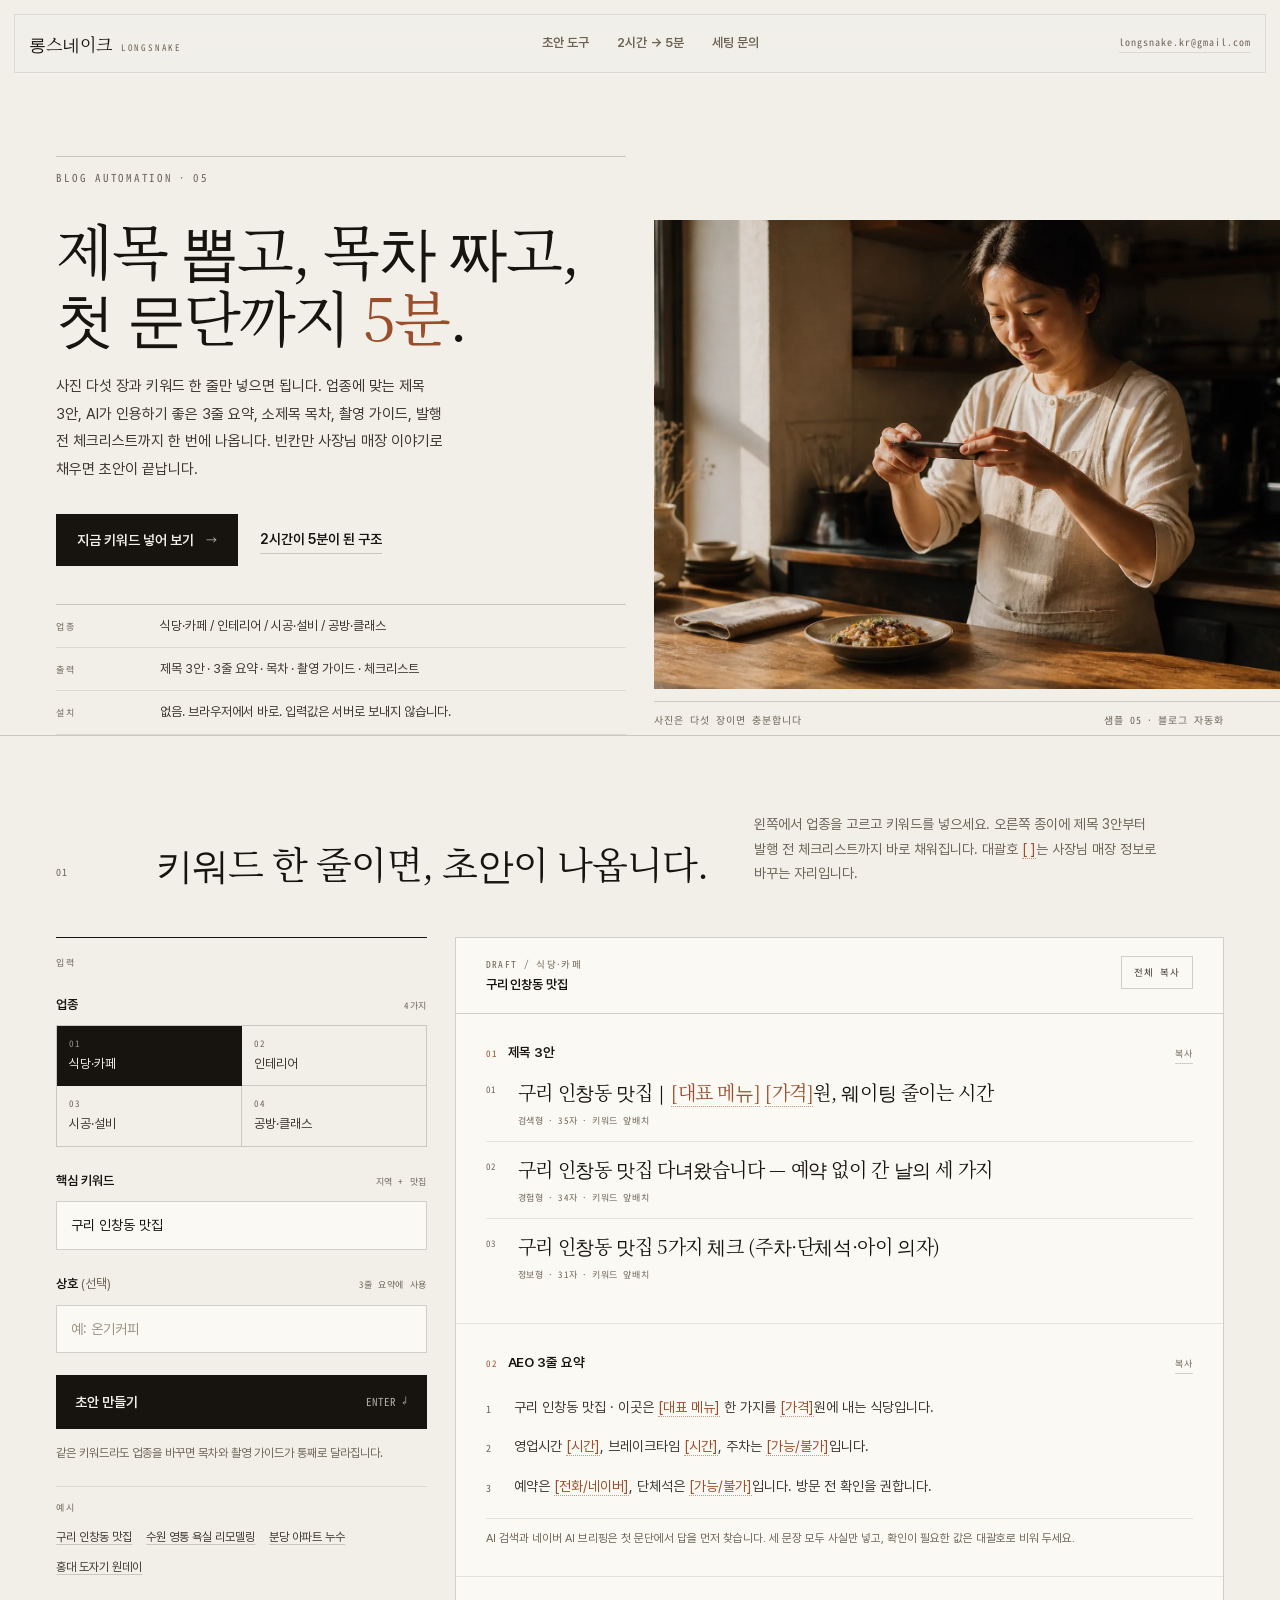
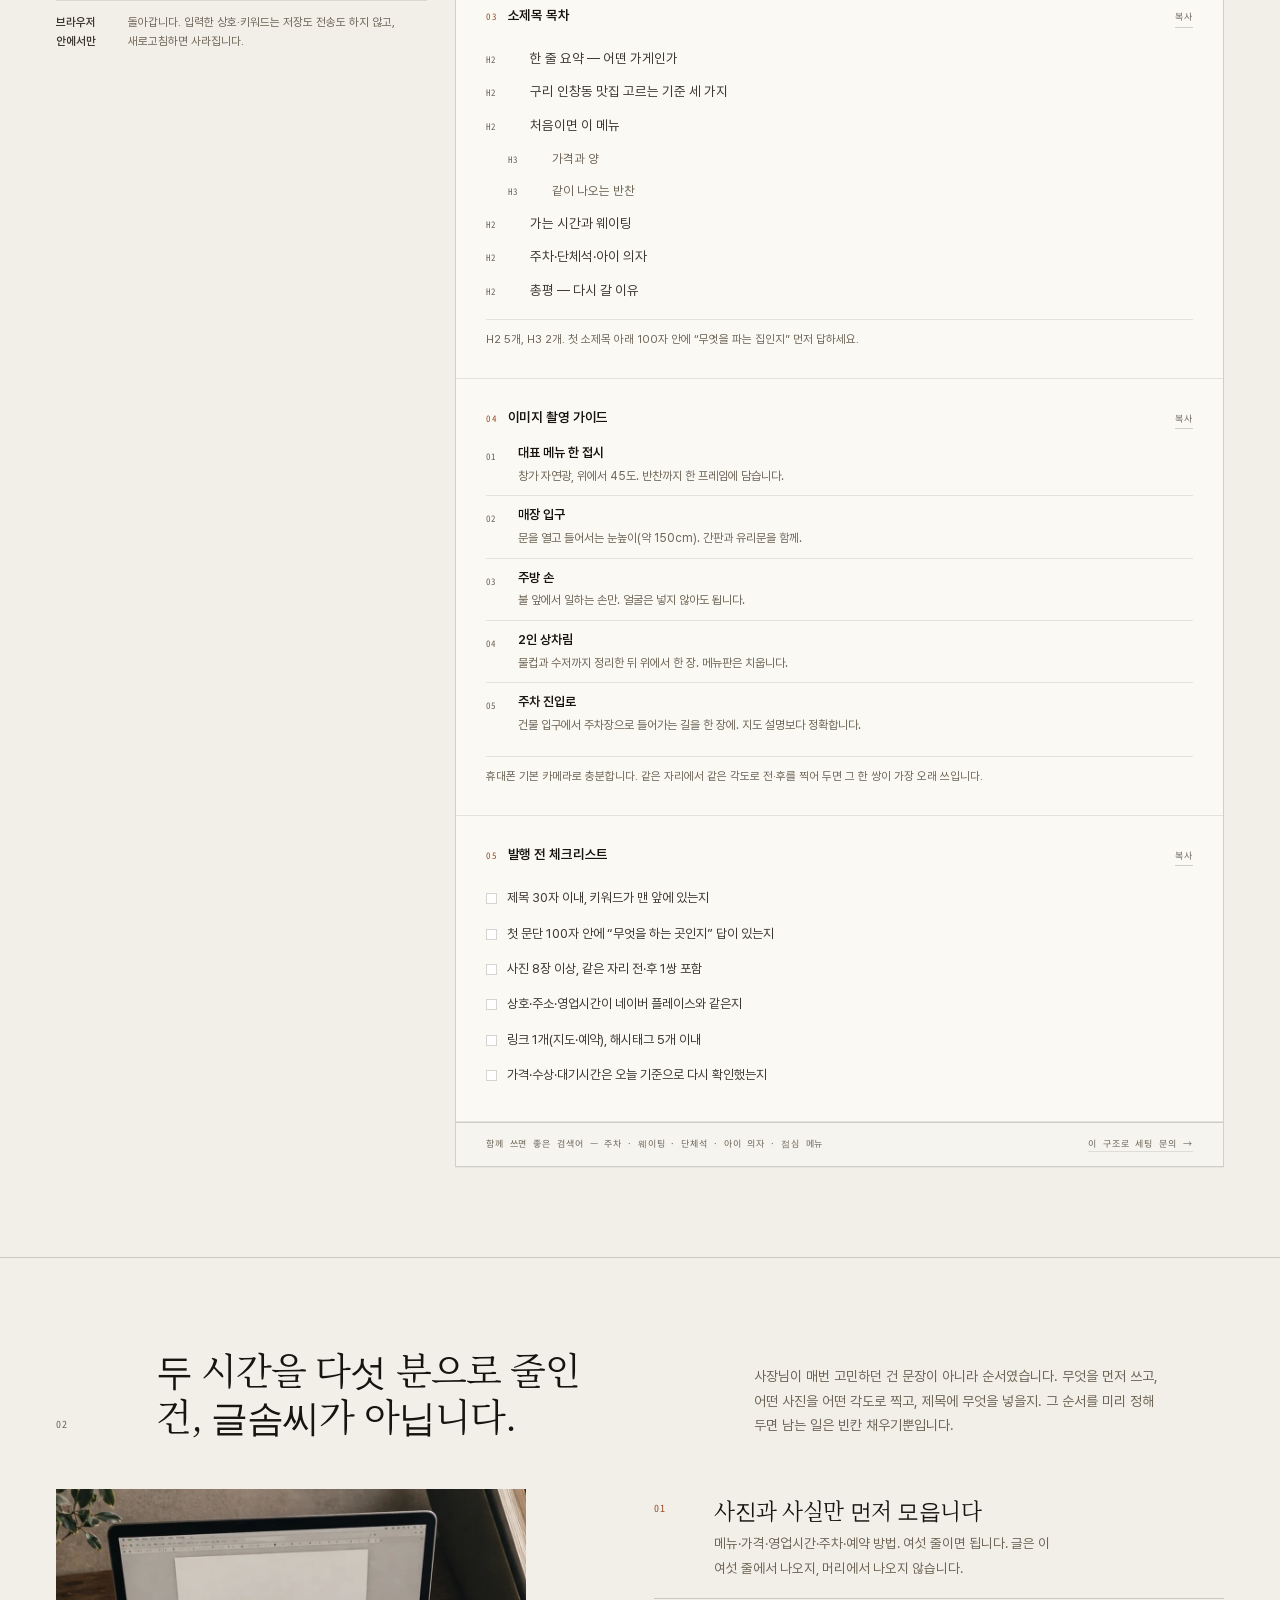
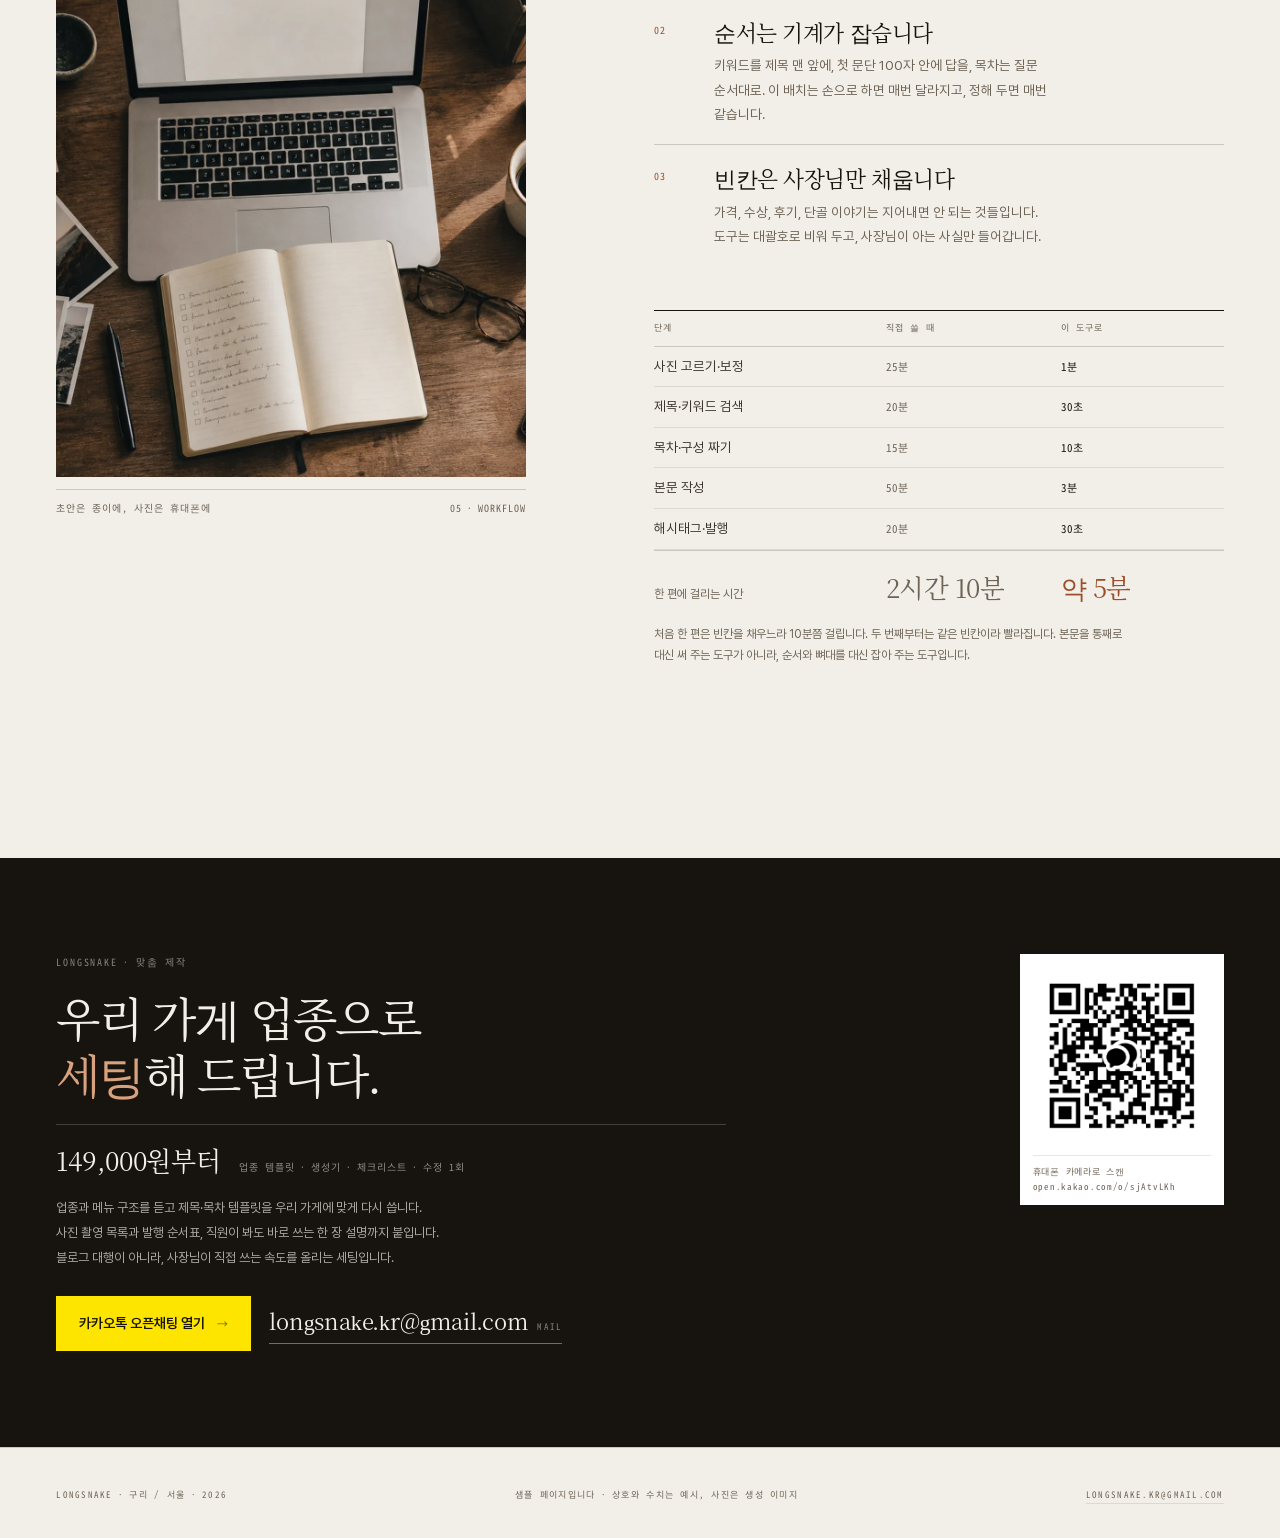
<file: 05-blog-auto/index.html>
<!DOCTYPE html>
<html lang="ko">
<head>
<meta charset="utf-8">
<meta name="viewport" content="width=device-width, initial-scale=1">
<title>블로그 초안 생성기 · 제목·목차·촬영 가이드 5분 · LONGSNAKE</title>
<meta name="description" content="업종과 키워드 한 줄을 넣으면 네이버·구글 검색에 맞춘 제목 3안, AI가 인용하기 좋은 3줄 요약, 소제목 목차, 사진 촬영 가이드, 발행 전 체크리스트가 바로 나옵니다. 빈칸만 사장님 매장 이야기로 채우면 초안 완성.">
<meta name="theme-color" content="#F2EFE9">
<meta property="og:type" content="website">
<meta property="og:title" content="블로그 초안 생성기 · 2시간 포스팅을 5분으로">
<meta property="og:description" content="업종 + 키워드 한 줄. 제목 3안, 3줄 요약, 목차, 촬영 가이드, 체크리스트까지. 브라우저에서 바로.">
<meta property="og:image" content="https://jackdinealkim.github.io/jd-portfolio/05-blog-auto/assets/img/owner-shooting.webp">
<link rel="icon" href="../01-store-landing/assets/favicon-32.png" sizes="32x32">
<link rel="apple-touch-icon" href="../01-store-landing/assets/apple-touch-icon.png">
<style>
@font-face{font-family:"Editorial Serif";font-style:normal;font-weight:400;font-display:swap;src:url("assets/fonts/serif-regular.woff2") format("woff2")}
@font-face{font-family:"UI Sans";font-style:normal;font-weight:400;font-display:swap;src:url("assets/fonts/sans-regular.woff2") format("woff2")}
@font-face{font-family:"UI Sans";font-style:normal;font-weight:600;font-display:swap;src:url("assets/fonts/sans-semibold.woff2") format("woff2")}
@font-face{font-family:"Index Mono";font-style:normal;font-weight:400;font-display:swap;src:url("assets/fonts/mono-regular.woff2") format("woff2")}

:root{
  --paper:#F2EFE9;
  --paper-2:#E9E4D9;
  --sheet:#FBF9F4;
  --ink:#17140F;
  --ink-2:#3C372F;
  --muted:#6D6456;
  --line:rgba(23,20,15,.18);
  --line-soft:rgba(23,20,15,.10);
  --accent:#9A4E2B;
  --serif:"Editorial Serif","Noto Serif KR","Nanum Myeongjo",serif;
  --sans:"UI Sans","Pretendard","Apple SD Gothic Neo",system-ui,sans-serif;
  --mono:"Index Mono","IBM Plex Mono",ui-monospace,monospace;
  --ease:cubic-bezier(.22,1,.36,1);
  --pad:clamp(20px,4.4vw,64px);
  --gut:clamp(16px,2.2vw,32px);
  --maxw:1408px;
  --bleed:max(var(--pad), calc((100vw - var(--maxw)) / 2 + var(--pad)));
}
*,*::before,*::after{box-sizing:border-box}
html{-webkit-text-size-adjust:100%;scroll-behavior:smooth}
body{margin:0;overflow-x:clip;background:var(--paper);color:var(--ink);font-family:var(--sans);font-size:16px;line-height:1.6;word-break:keep-all;overflow-wrap:break-word;-webkit-font-smoothing:antialiased}
img{display:block;max-width:100%;height:auto}
a{color:inherit}
h1,h2,h3,p,figure,dl,dd{margin:0}
ul,ol{margin:0;padding:0;list-style:none}
button{font:inherit;color:inherit}
:focus-visible{outline:1px solid var(--ink);outline-offset:3px}
.skip{position:absolute;left:-9999px;top:0;background:var(--ink);color:var(--paper);padding:12px 16px;z-index:100}
.skip:focus{left:16px;top:16px}
#tool,#structure,#contact{scroll-margin-top:92px}

/* bar */
.bar{position:fixed;z-index:50;top:14px;left:50%;transform:translateX(-50%);width:min(var(--maxw),calc(100% - 28px));display:grid;grid-template-columns:auto 1fr auto;align-items:center;gap:16px;padding:10px 14px;border:1px solid var(--line-soft);background:rgba(242,239,233,.86);-webkit-backdrop-filter:blur(18px) saturate(1.05);backdrop-filter:blur(18px) saturate(1.05)}
.mark{display:flex;align-items:baseline;gap:8px;text-decoration:none;white-space:nowrap}
.mark b{font-family:var(--serif);font-weight:400;font-size:17px;letter-spacing:.02em}
.mark span{font-family:var(--mono);font-size:9px;letter-spacing:.2em;color:var(--muted)}
.nav{display:flex;justify-self:center;gap:4px}
.nav a{position:relative;padding:8px 12px;font-size:13px;font-weight:600;text-decoration:none;color:var(--muted);white-space:nowrap;transition:color .3s var(--ease)}
.nav a::after{content:"";position:absolute;left:12px;right:12px;bottom:0;height:1px;background:var(--ink);transform:scaleX(0);transform-origin:left;transition:transform .5s var(--ease)}
.nav a:hover{color:var(--ink)}
.nav a:hover::after{transform:scaleX(1)}
.bar__mail{font-family:var(--mono);font-size:10px;letter-spacing:.1em;color:var(--muted);text-decoration:none;border-bottom:1px solid var(--line-soft);padding-bottom:2px;white-space:nowrap}
.bar__mail:hover{color:var(--ink);border-color:var(--ink)}

/* hero */
.hero{max-width:var(--maxw);margin:0 auto;padding:clamp(100px,13vw,156px) var(--pad) 0;display:grid;grid-template-columns:repeat(12,1fr);column-gap:var(--gut);align-items:start}
.hero__text{grid-column:1/7}
.kicker{padding-top:12px;border-top:1px solid var(--line);font-family:var(--mono);font-size:11px;letter-spacing:.16em;color:var(--muted)}
.display{font-family:var(--serif);font-weight:400;font-size:clamp(36px,4.6vw,64px);line-height:1.14;letter-spacing:-.03em;margin-top:28px;text-wrap:balance}
.display span{display:block}
.display em{font-style:normal;color:var(--accent)}
.lede{margin-top:24px;max-width:44ch;font-size:15px;line-height:1.85;color:var(--ink-2);text-wrap:pretty}
.acts{display:flex;align-items:center;gap:22px;margin-top:30px;flex-wrap:wrap}
.btn{display:inline-flex;align-items:center;gap:12px;padding:14px 20px;background:var(--ink);color:var(--paper);border:1px solid var(--ink);font-size:14px;font-weight:600;text-decoration:none;transition:transform .3s var(--ease),background .3s var(--ease),border-color .3s var(--ease)}
.btn:hover{transform:translateY(-2px);background:var(--accent);border-color:var(--accent);color:#F7F3EA}
.btn:active{transform:none;scale:.995}
.btn__arw{font-family:var(--mono);font-size:11px;font-weight:400;opacity:.75}
.link{display:inline-flex;align-items:center;gap:8px;font-size:14px;font-weight:600;text-decoration:none;border-bottom:1px solid var(--line);padding:2px 0;transition:color .3s var(--ease),border-color .3s var(--ease)}
.link:hover{color:var(--accent);border-color:var(--accent)}
.facts{margin-top:38px;border-top:1px solid var(--line)}
.facts div{display:grid;grid-template-columns:88px 1fr;gap:16px;padding:11px 0;border-bottom:1px solid var(--line-soft);align-items:baseline}
.facts dt{font-family:var(--mono);font-size:9px;letter-spacing:.16em;color:var(--muted);text-transform:uppercase}
.facts dd{font-size:13px;line-height:1.55;color:var(--ink-2)}
.hero__media{grid-column:7/13;margin-top:clamp(24px,5vw,72px);margin-right:calc(var(--bleed) * -1)}
.hero__fig{aspect-ratio:4/3;overflow:hidden;background:var(--paper-2)}
.hero__fig img{width:100%;height:100%;object-fit:cover;object-position:56% 42%}
.cap{display:flex;justify-content:space-between;gap:16px;margin-top:12px;padding-top:10px;padding-right:var(--pad);border-top:1px solid var(--line);font-family:var(--mono);font-size:10px;letter-spacing:.1em;color:var(--muted);line-height:1.6}
.cap span:last-child{text-align:right}

/* section frame */
.sec{max-width:var(--maxw);margin:0 auto;padding:clamp(64px,7vw,96px) var(--pad);border-top:1px solid var(--line)}
.sec--tool{border-top:1px solid var(--line);padding-top:clamp(48px,6vw,80px)}
.sec__head{display:grid;grid-template-columns:repeat(12,1fr);column-gap:var(--gut);row-gap:16px;align-items:end;margin-bottom:clamp(28px,4vw,52px)}
.sec__no{grid-column:1/2;font-family:var(--mono);font-size:10px;letter-spacing:.1em;color:var(--muted);padding-bottom:6px}
.sec__title{grid-column:2/8;font-family:var(--serif);font-weight:400;font-size:clamp(24px,2.9vw,40px);line-height:1.22;letter-spacing:-.025em;text-wrap:balance}
.sec__desc{grid-column:8/13;color:var(--muted);font-size:14px;line-height:1.75;max-width:46ch;text-wrap:pretty}

/* tool layout */
.tool{display:grid;grid-template-columns:repeat(12,1fr);column-gap:var(--gut);row-gap:clamp(28px,4vw,40px);align-items:start}
.panel{grid-column:1/5;position:sticky;top:calc(14px + 64px);border-top:1px solid var(--ink);padding-top:18px}
.panel__label{font-family:var(--mono);font-size:9px;letter-spacing:.18em;color:var(--muted);text-transform:uppercase}
.field{margin-top:24px}
.field__top{display:flex;justify-content:space-between;align-items:baseline;gap:12px}
.field label,.field legend{font-size:13px;font-weight:600;letter-spacing:-.01em}
.field__hint{font-family:var(--mono);font-size:9px;letter-spacing:.06em;color:var(--muted)}
.tabs{display:grid;grid-template-columns:repeat(2,1fr);margin-top:10px;border-top:1px solid var(--line);border-left:1px solid var(--line)}
.tabs button{appearance:none;background:none;border:0;border-right:1px solid var(--line);border-bottom:1px solid var(--line);padding:11px 12px;text-align:left;font-size:13px;color:var(--ink-2);cursor:pointer;position:relative;transition:background .25s var(--ease),color .25s var(--ease)}
.tabs button span{display:block;font-family:var(--mono);font-size:9px;letter-spacing:.12em;color:var(--muted);margin-bottom:2px}
.tabs button:hover{background:rgba(23,20,15,.035)}
.tabs button[aria-pressed="true"]{background:var(--ink);color:var(--paper)}
.tabs button[aria-pressed="true"] span{color:rgba(242,239,233,.6)}
.inp{display:block;width:100%;margin-top:10px;padding:12px 14px;background:var(--sheet);border:1px solid var(--line);border-radius:0;font:inherit;font-size:14px;color:var(--ink);transition:border-color .25s var(--ease),background .25s var(--ease)}
.inp::placeholder{color:#9A9183}
.inp:focus{outline:0;border-color:var(--ink);background:#fff}
.gen{display:flex;align-items:center;justify-content:space-between;gap:12px;width:100%;margin-top:22px;padding:15px 18px;background:var(--ink);color:var(--paper);border:1px solid var(--ink);font-size:14px;font-weight:600;cursor:pointer;transition:background .3s var(--ease),border-color .3s var(--ease),transform .3s var(--ease)}
.gen:hover{background:var(--accent);border-color:var(--accent);transform:translateY(-1px)}
.gen:active{transform:none}
.gen span{font-family:var(--mono);font-size:11px;font-weight:400;opacity:.7}
.panel__note{margin-top:14px;font-size:12px;line-height:1.7;color:var(--muted)}
.presets{margin-top:22px;padding-top:14px;border-top:1px solid var(--line-soft)}
.presets p{font-family:var(--mono);font-size:9px;letter-spacing:.14em;color:var(--muted);text-transform:uppercase}
.presets ul{display:flex;flex-wrap:wrap;gap:4px 14px;margin-top:8px}
.presets button{appearance:none;background:none;border:0;padding:0;font-size:12px;color:var(--ink-2);text-decoration:underline;text-decoration-color:var(--line);text-underline-offset:3px;cursor:pointer}
.presets button:hover{color:var(--accent);text-decoration-color:var(--accent)}
.privacy{display:flex;gap:8px;margin-top:22px;padding-top:12px;border-top:1px solid var(--line-soft);font-size:11.5px;line-height:1.65;color:var(--muted)}
.privacy b{font-weight:600;color:var(--ink-2)}

/* output sheet */
.sheet{grid-column:5/13;background:var(--sheet);border:1px solid var(--line);box-shadow:0 1px 0 rgba(23,20,15,.04)}
.sheet__head{display:flex;justify-content:space-between;align-items:flex-start;gap:16px;padding:18px clamp(18px,2.4vw,30px);border-bottom:1px solid var(--line)}
.sheet__meta{font-family:var(--mono);font-size:9.5px;letter-spacing:.14em;color:var(--muted);text-transform:uppercase;line-height:1.7}
.sheet__meta b{display:block;font-family:var(--sans);font-size:13px;letter-spacing:-.01em;color:var(--ink);text-transform:none;margin-top:4px;font-weight:600;line-height:1.45}
.copyall{appearance:none;flex:none;background:none;border:1px solid var(--line);padding:8px 12px;font-family:var(--mono);font-size:9.5px;letter-spacing:.1em;color:var(--ink-2);cursor:pointer;transition:background .25s,color .25s,border-color .25s}
.copyall:hover{background:var(--ink);color:var(--paper);border-color:var(--ink)}
.block{padding:clamp(18px,2.4vw,28px) clamp(18px,2.4vw,30px);border-bottom:1px solid var(--line-soft)}
.block:last-child{border-bottom:0}
.block__head{display:flex;justify-content:space-between;align-items:baseline;gap:14px;margin-bottom:14px}
.block__t{display:flex;align-items:baseline;gap:10px}
.block__no{font-family:var(--mono);font-size:9px;letter-spacing:.1em;color:var(--accent)}
.block__h{font-size:13.5px;font-weight:600;letter-spacing:-.01em}
.block__sub{font-family:var(--mono);font-size:9px;letter-spacing:.08em;color:var(--muted)}
.copy{appearance:none;background:none;border:0;border-bottom:1px solid var(--line);padding:0 0 2px;font-family:var(--mono);font-size:9px;letter-spacing:.1em;color:var(--muted);cursor:pointer;transition:color .25s,border-color .25s}
.copy:hover{color:var(--accent);border-color:var(--accent)}
.copy.done{color:var(--accent);border-color:var(--accent)}

.titles li{display:grid;grid-template-columns:20px 1fr;gap:12px;padding:13px 0;border-top:1px solid var(--line-soft)}
.titles li:first-child{border-top:0;padding-top:0}
.titles .n{font-family:var(--mono);font-size:9px;color:var(--muted);padding-top:5px}
.titles .txt{font-family:var(--serif);font-size:clamp(16px,1.5vw,19px);line-height:1.5;letter-spacing:-.02em}
.titles .m{margin-top:6px;font-family:var(--mono);font-size:9px;letter-spacing:.06em;color:var(--muted);line-height:1.7}
.titles .m.warn{color:var(--accent)}
.slot{font-style:normal;color:var(--accent);border-bottom:1px dotted rgba(154,78,43,.55);padding-bottom:1px}

.aeo li{display:grid;grid-template-columns:18px 1fr;gap:10px;padding:7px 0;font-size:14px;line-height:1.8;color:var(--ink-2)}
.aeo .n{font-family:var(--mono);font-size:10px;color:var(--muted);padding-top:5px}
.aeo__note,.toc__note,.shots__note{margin-top:12px;padding-top:10px;border-top:1px solid var(--line-soft);font-size:11.5px;line-height:1.7;color:var(--muted)}

.toc li{display:grid;grid-template-columns:34px 1fr;gap:10px;align-items:baseline;padding:6px 0;font-size:13.5px;line-height:1.6;color:var(--ink-2)}
.toc .lv{font-family:var(--mono);font-size:9px;letter-spacing:.06em;color:var(--muted)}
.toc li.h3{padding-left:22px;color:var(--muted)}
.toc li.h3 .txt{font-size:12.5px}

.shots li{display:grid;grid-template-columns:20px 1fr;gap:12px;padding:9px 0;border-top:1px solid var(--line-soft)}
.shots li:first-child{border-top:0;padding-top:0}
.shots .n{font-family:var(--mono);font-size:9px;color:var(--muted);padding-top:4px}
.shots b{display:block;font-size:13px;font-weight:600}
.shots span{display:block;margin-top:2px;font-size:12px;line-height:1.7;color:var(--muted)}

.checks li{display:flex;gap:10px;padding:7px 0;font-size:13px;line-height:1.65;color:var(--ink-2)}
.checks .box{flex:none;width:11px;height:11px;margin-top:6px;border:1px solid var(--line);background:#fff}
.sheet__foot{display:flex;flex-wrap:wrap;justify-content:space-between;gap:10px;padding:14px clamp(18px,2.4vw,30px);border-top:1px solid var(--line);background:rgba(23,20,15,.02);font-family:var(--mono);font-size:9px;letter-spacing:.1em;color:var(--muted);text-transform:uppercase}
.sheet__foot a{text-decoration:none;border-bottom:1px solid var(--line-soft)}

/* structure section */
.split{display:grid;grid-template-columns:repeat(12,1fr);column-gap:var(--gut);row-gap:clamp(28px,4vw,44px);align-items:start}
.split__media{grid-column:1/6}
.split__media .fig{aspect-ratio:4/5;overflow:hidden;background:var(--paper-2)}
.split__media .fig img{width:100%;height:100%;object-fit:cover}
.split__body{grid-column:7/13;padding-top:6px}
.steps3 li{display:grid;grid-template-columns:44px 1fr;gap:16px;padding:18px 0;border-top:1px solid var(--line)}
.steps3 li:first-child{border-top:0;padding-top:0}
.steps3 .no{font-family:var(--mono);font-size:10px;letter-spacing:.1em;color:var(--accent);padding-top:5px}
.steps3 h3{font-family:var(--serif);font-weight:400;font-size:clamp(18px,1.7vw,22px);letter-spacing:-.02em;line-height:1.35}
.steps3 p{margin-top:7px;font-size:13.5px;line-height:1.8;color:var(--muted);max-width:40ch}

.ba{margin-top:clamp(30px,4vw,44px);border-top:1px solid var(--ink)}
.ba__head,.ba__row{display:grid;grid-template-columns:1.35fr 1fr 1fr;gap:12px;align-items:baseline}
.ba__head{padding:10px 0;border-bottom:1px solid var(--line);font-family:var(--mono);font-size:9px;letter-spacing:.12em;color:var(--muted);text-transform:uppercase}
.ba__row{padding:9px 0;border-bottom:1px solid var(--line-soft);font-size:13.5px;color:var(--ink-2)}
.ba__row .before{font-family:var(--mono);font-size:11px;color:var(--muted);letter-spacing:.02em}
.ba__row .after{font-family:var(--mono);font-size:11px;color:var(--ink);letter-spacing:.02em}
.ba__total{display:grid;grid-template-columns:1.35fr 1fr 1fr;gap:12px;align-items:baseline;padding:16px 0 2px;border-top:1px solid var(--line)}
.ba__total span:first-child{font-size:12px;color:var(--muted)}
.ba__total b{font-family:var(--serif);font-weight:400;font-size:clamp(20px,2vw,26px);letter-spacing:-.02em;color:var(--muted)}
.ba__total b.now{color:var(--accent)}
.ba__note{margin-top:14px;font-size:12px;line-height:1.75;color:var(--muted);max-width:60ch}

/* contact */
.cta{background:var(--ink);color:var(--paper);margin-top:clamp(64px,8vw,110px)}
.cta__in{max-width:var(--maxw);margin:0 auto;padding:clamp(56px,7.5vw,104px) var(--pad);display:grid;grid-template-columns:repeat(12,1fr);column-gap:var(--gut);row-gap:clamp(28px,4vw,40px);align-items:start}
.cta__body{grid-column:1/8}
.cta__kick{font-family:var(--mono);font-size:10px;letter-spacing:.18em;color:rgba(242,239,233,.5);text-transform:uppercase}
.cta h2{font-family:var(--serif);font-weight:400;font-size:clamp(28px,3.6vw,46px);line-height:1.24;letter-spacing:-.03em;margin-top:18px;max-width:20ch;text-wrap:balance}
.cta h2 em{font-style:normal;color:#D8A27E}
.cta__price{display:flex;flex-wrap:wrap;gap:8px 18px;align-items:baseline;margin-top:22px;padding-top:14px;border-top:1px solid rgba(242,239,233,.2)}
.cta__price b{font-family:var(--serif);font-weight:400;font-size:clamp(20px,2.2vw,26px);letter-spacing:-.01em}
.cta__price span{font-family:var(--mono);font-size:10px;letter-spacing:.1em;color:rgba(242,239,233,.55)}
.cta__scope{margin-top:16px;font-size:13px;line-height:1.9;color:rgba(242,239,233,.68);max-width:48ch}
.cta__ways{display:flex;align-items:center;gap:18px;flex-wrap:wrap;margin-top:26px}
.kbtn{display:inline-flex;align-items:center;gap:12px;padding:15px 22px;background:#FEE500;color:#191600;border:1px solid #FEE500;font-size:14px;font-weight:600;text-decoration:none;transition:transform .3s var(--ease),background .3s var(--ease)}
.kbtn:hover{transform:translateY(-2px);background:#FFEA5C;border-color:#FFEA5C}
.kbtn:active{transform:none;scale:.995}
.kbtn__arw{font-family:var(--mono);font-size:11px;font-weight:400;opacity:.6}
.cta__mail{display:inline-flex;align-items:baseline;gap:10px;font-family:var(--serif);font-size:clamp(16px,1.9vw,22px);letter-spacing:-.01em;text-decoration:none;border-bottom:1px solid rgba(242,239,233,.4);padding-bottom:4px;color:var(--paper);overflow-wrap:anywhere}
.cta__mail:hover{color:#D8A27E;border-color:#D8A27E}
.cta__mail span{font-family:var(--mono);font-size:9px;letter-spacing:.12em;color:rgba(242,239,233,.5)}
.qr{grid-column:9/13;justify-self:end;width:clamp(168px,17vw,204px);padding:13px 13px 11px;background:#fff;color:var(--ink)}
.qr img{width:100%;height:auto}
.qr figcaption{margin-top:10px;padding-top:8px;border-top:1px solid var(--line-soft);font-family:var(--mono);font-size:9px;line-height:1.7;letter-spacing:.08em;color:var(--muted);word-break:break-all}

.foot{max-width:var(--maxw);margin:0 auto;padding:38px var(--pad) 34px;border-top:1px solid var(--line)}
.foot__base{display:flex;justify-content:space-between;gap:16px;flex-wrap:wrap;font-family:var(--mono);font-size:9px;letter-spacing:.14em;color:var(--muted);text-transform:uppercase;line-height:1.9}
.foot__base a{text-decoration:none;border-bottom:1px solid var(--line-soft)}

[data-rv]{opacity:0;transform:translateY(24px);transition:opacity .8s var(--ease),transform .8s var(--ease)}
[data-rv].on{opacity:1;transform:none}
.fresh{animation:fresh .45s var(--ease) both}
@keyframes fresh{from{opacity:0;transform:translateY(6px)}to{opacity:1;transform:none}}
@media (prefers-reduced-motion:reduce){[data-rv]{opacity:1;transform:none;transition:none}.fresh{animation:none}}

@media (max-width:1080px){
  .hero__text{grid-column:1/8}
  .hero__media{grid-column:8/13}
  .nav a{padding:8px 9px}
  .panel{grid-column:1/5}
  .sheet{grid-column:5/13}
}
@media (max-width:900px){
  .tool{grid-template-columns:1fr}
  .panel,.sheet{grid-column:1/-1}
  .panel{position:static}
  .split__media,.split__body{grid-column:1/-1}
  .split__media .fig{aspect-ratio:16/10}
  .cta__body{grid-column:1/-1}
  .qr{grid-column:1/-1;justify-self:start;width:100%;max-width:320px}
}
@media (max-width:820px){
  .bar{grid-template-columns:auto 1fr;gap:12px;padding:8px 10px;top:8px}
  .mark span{display:none}
  .bar__mail{display:none}
  .nav{justify-self:end;gap:0}
  .nav a{padding:7px 6px;font-size:12px}
  .hero{grid-template-columns:1fr;padding-top:100px}
  .hero__text,.hero__media{grid-column:1/-1}
  .hero__media{margin-top:36px;margin-right:calc(var(--pad) * -1)}
  .display{font-size:clamp(32px,8.4vw,44px)}
  .facts div{grid-template-columns:80px 1fr}
  .sec__head{grid-template-columns:1fr;row-gap:10px}
  .sec__no,.sec__title,.sec__desc{grid-column:1/-1}
  .tabs button{padding:12px 10px;font-size:12.5px}
  .sheet__head{flex-direction:column;align-items:flex-start}
  .copyall{width:100%;text-align:center}
  .ba__head,.ba__row,.ba__total{grid-template-columns:1.2fr 1fr 1fr;gap:8px}
  .ba__row{font-size:12.5px}
  .cta__mail{font-size:15px}
  .kbtn{width:100%;justify-content:space-between}
}
@media (max-width:420px){
  .titles .txt{font-size:16px}
  .ba__head,.ba__row,.ba__total{grid-template-columns:1.1fr .9fr .9fr}
  .ba__row .before,.ba__row .after{font-size:10px}
}
</style>
</head>
<body>
<a class="skip" href="#main">본문으로 건너뛰기</a>

<header class="bar">
  <a class="mark" href="../"><b>롱스네이크</b><span>LONGSNAKE</span></a>
  <nav class="nav" aria-label="페이지 안내">
    <a href="#tool">초안 도구</a>
    <a href="#structure">2시간 → 5분</a>
    <a href="#contact">세팅 문의</a>
  </nav>
  <a class="bar__mail" href="mailto:longsnake.kr@gmail.com">longsnake.kr@gmail.com</a>
</header>

<main id="main">
  <section class="hero" id="top">
    <div class="hero__text">
      <p class="kicker">BLOG AUTOMATION · 05</p>
      <h1 class="display"><span>제목 뽑고, 목차 짜고,</span><span>첫 문단까지 <em>5분</em>.</span></h1>
      <p class="lede">사진 다섯 장과 키워드 한 줄만 넣으면 됩니다. 업종에 맞는 제목 3안, AI가 인용하기 좋은 3줄 요약, 소제목 목차, 촬영 가이드, 발행 전 체크리스트까지 한 번에 나옵니다. 빈칸만 사장님 매장 이야기로 채우면 초안이 끝납니다.</p>
      <div class="acts">
        <a class="btn" href="#tool">지금 키워드 넣어 보기<span class="btn__arw" aria-hidden="true">→</span></a>
        <a class="link" href="#structure">2시간이 5분이 된 구조</a>
      </div>
      <dl class="facts">
        <div><dt>업종</dt><dd>식당·카페 / 인테리어 / 시공·설비 / 공방·클래스</dd></div>
        <div><dt>출력</dt><dd>제목 3안 · 3줄 요약 · 목차 · 촬영 가이드 · 체크리스트</dd></div>
        <div><dt>설치</dt><dd>없음. 브라우저에서 바로. 입력값은 서버로 보내지 않습니다.</dd></div>
      </dl>
    </div>
    <figure class="hero__media" data-rv>
      <div class="hero__fig"><img src="assets/img/owner-shooting.webp" alt="카페 사장님이 창가 자연광에서 접시 사진을 스마트폰으로 찍는 모습" fetchpriority="high" width="1600" height="1067"></div>
      <figcaption class="cap"><span>사진은 다섯 장이면 충분합니다</span><span>샘플 05 · 블로그 자동화</span></figcaption>
    </figure>
  </section>

  <section class="sec sec--tool" id="tool">
    <header class="sec__head">
      <span class="sec__no">01</span>
      <h2 class="sec__title">키워드 한 줄이면, 초안이 나옵니다.</h2>
      <p class="sec__desc">왼쪽에서 업종을 고르고 키워드를 넣으세요. 오른쪽 종이에 제목 3안부터 발행 전 체크리스트까지 바로 채워집니다. 대괄호 <span class="slot">[ ]</span>는 사장님 매장 정보로 바꾸는 자리입니다.</p>
    </header>

    <div class="tool">
      <form class="panel" id="form" autocomplete="off" onsubmit="return false">
        <p class="panel__label">입력</p>

        <div class="field">
          <div class="field__top"><span style="font-size:13px;font-weight:600">업종</span><span class="field__hint">4가지</span></div>
          <div class="tabs" id="tabs" role="group" aria-label="업종 선택">
            <button type="button" data-ind="restaurant" aria-pressed="true"><span>01</span>식당·카페</button>
            <button type="button" data-ind="interior" aria-pressed="false"><span>02</span>인테리어</button>
            <button type="button" data-ind="build" aria-pressed="false"><span>03</span>시공·설비</button>
            <button type="button" data-ind="workshop" aria-pressed="false"><span>04</span>공방·클래스</button>
          </div>
        </div>

        <div class="field">
          <div class="field__top"><label for="kw">핵심 키워드</label><span class="field__hint" id="kwhint">지역 + 업종</span></div>
          <input class="inp" id="kw" name="kw" type="text" placeholder="예: 구리 인창동 맛집" maxlength="40" value="구리 인창동 맛집">
        </div>

        <div class="field">
          <div class="field__top"><label for="store">상호 <span style="font-weight:400;color:var(--muted)">(선택)</span></label><span class="field__hint">3줄 요약에 사용</span></div>
          <input class="inp" id="store" name="store" type="text" placeholder="예: 온기커피" maxlength="30">
        </div>

        <button class="gen" id="gen" type="submit">초안 만들기 <span>ENTER ↵</span></button>
        <p class="panel__note">같은 키워드라도 업종을 바꾸면 목차와 촬영 가이드가 통째로 달라집니다.</p>

        <div class="presets">
          <p>예시</p>
          <ul>
            <li><button type="button" data-preset="restaurant|구리 인창동 맛집">구리 인창동 맛집</button></li>
            <li><button type="button" data-preset="interior|수원 영통 욕실 리모델링">수원 영통 욕실 리모델링</button></li>
            <li><button type="button" data-preset="build|분당 아파트 누수">분당 아파트 누수</button></li>
            <li><button type="button" data-preset="workshop|홍대 도자기 원데이 클래스">홍대 도자기 원데이</button></li>
          </ul>
        </div>

        <p class="privacy"><b>브라우저 안에서만</b>돌아갑니다. 입력한 상호·키워드는 저장도 전송도 하지 않고, 새로고침하면 사라집니다.</p>
      </form>

      <div class="sheet" aria-live="polite">
        <div class="sheet__head">
          <p class="sheet__meta">DRAFT / <span id="sheetInd">식당·카페</span><b id="sheetKw">구리 인창동 맛집</b></p>
          <button class="copyall" type="button" id="copyAll">전체 복사</button>
        </div>

        <section class="block">
          <div class="block__head">
            <div class="block__t"><span class="block__no">01</span><h3 class="block__h">제목 3안</h3></div>
            <button class="copy" type="button" data-copy="titles">복사</button>
          </div>
          <ol class="titles" id="outTitles"></ol>
        </section>

        <section class="block">
          <div class="block__head">
            <div class="block__t"><span class="block__no">02</span><h3 class="block__h">AEO 3줄 요약</h3></div>
            <button class="copy" type="button" data-copy="aeo">복사</button>
          </div>
          <ol class="aeo" id="outAeo"></ol>
          <p class="aeo__note">AI 검색과 네이버 AI 브리핑은 첫 문단에서 답을 먼저 찾습니다. 세 문장 모두 사실만 넣고, 확인이 필요한 값은 대괄호로 비워 두세요.</p>
        </section>

        <section class="block">
          <div class="block__head">
            <div class="block__t"><span class="block__no">03</span><h3 class="block__h">소제목 목차</h3></div>
            <button class="copy" type="button" data-copy="toc">복사</button>
          </div>
          <ul class="toc" id="outToc"></ul>
          <p class="toc__note" id="tocNote"></p>
        </section>

        <section class="block">
          <div class="block__head">
            <div class="block__t"><span class="block__no">04</span><h3 class="block__h">이미지 촬영 가이드</h3></div>
            <button class="copy" type="button" data-copy="shots">복사</button>
          </div>
          <ol class="shots" id="outShots"></ol>
          <p class="shots__note">휴대폰 기본 카메라로 충분합니다. 같은 자리에서 같은 각도로 전·후를 찍어 두면 그 한 쌍이 가장 오래 쓰입니다.</p>
        </section>

        <section class="block">
          <div class="block__head">
            <div class="block__t"><span class="block__no">05</span><h3 class="block__h">발행 전 체크리스트</h3></div>
            <button class="copy" type="button" data-copy="checks">복사</button>
          </div>
          <ul class="checks" id="outChecks"></ul>
        </section>

        <div class="sheet__foot">
          <span id="related">함께 쓰면 좋은 검색어 — 주차 · 웨이팅</span>
          <a href="#contact">이 구조로 세팅 문의 →</a>
        </div>
      </div>
    </div>
  </section>

  <section class="sec" id="structure">
    <header class="sec__head">
      <span class="sec__no">02</span>
      <h2 class="sec__title">두 시간을 다섯 분으로 줄인 건, 글솜씨가 아닙니다.</h2>
      <p class="sec__desc">사장님이 매번 고민하던 건 문장이 아니라 순서였습니다. 무엇을 먼저 쓰고, 어떤 사진을 어떤 각도로 찍고, 제목에 무엇을 넣을지. 그 순서를 미리 정해 두면 남는 일은 빈칸 채우기뿐입니다.</p>
    </header>

    <div class="split">
      <figure class="split__media" data-rv>
        <div class="fig"><img src="assets/img/desk-notes.webp" alt="노트북과 체크리스트 노트, 사진, 커피가 놓인 사장님 책상" loading="lazy" width="1600" height="1281"></div>
        <figcaption class="cap" style="padding-right:0"><span>초안은 종이에, 사진은 휴대폰에</span><span>05 · WORKFLOW</span></figcaption>
      </figure>

      <div class="split__body">
        <ol class="steps3">
          <li>
            <span class="no">01</span>
            <div>
              <h3>사진과 사실만 먼저 모읍니다</h3>
              <p>메뉴·가격·영업시간·주차·예약 방법. 여섯 줄이면 됩니다. 글은 이 여섯 줄에서 나오지, 머리에서 나오지 않습니다.</p>
            </div>
          </li>
          <li>
            <span class="no">02</span>
            <div>
              <h3>순서는 기계가 잡습니다</h3>
              <p>키워드를 제목 맨 앞에, 첫 문단 100자 안에 답을, 목차는 질문 순서대로. 이 배치는 손으로 하면 매번 달라지고, 정해 두면 매번 같습니다.</p>
            </div>
          </li>
          <li>
            <span class="no">03</span>
            <div>
              <h3>빈칸은 사장님만 채웁니다</h3>
              <p>가격, 수상, 후기, 단골 이야기는 지어내면 안 되는 것들입니다. 도구는 대괄호로 비워 두고, 사장님이 아는 사실만 들어갑니다.</p>
            </div>
          </li>
        </ol>

        <div class="ba" aria-label="수작업과 자동화 시간 비교">
          <div class="ba__head"><span>단계</span><span>직접 쓸 때</span><span>이 도구로</span></div>
          <div class="ba__row"><span>사진 고르기·보정</span><span class="before">25분</span><span class="after">1분</span></div>
          <div class="ba__row"><span>제목·키워드 검색</span><span class="before">20분</span><span class="after">30초</span></div>
          <div class="ba__row"><span>목차·구성 짜기</span><span class="before">15분</span><span class="after">10초</span></div>
          <div class="ba__row"><span>본문 작성</span><span class="before">50분</span><span class="after">3분</span></div>
          <div class="ba__row"><span>해시태그·발행</span><span class="before">20분</span><span class="after">30초</span></div>
          <div class="ba__total"><span>한 편에 걸리는 시간</span><b>2시간 10분</b><b class="now">약 5분</b></div>
        </div>
        <p class="ba__note">처음 한 편은 빈칸을 채우느라 10분쯤 걸립니다. 두 번째부터는 같은 빈칸이라 빨라집니다. 본문을 통째로 대신 써 주는 도구가 아니라, 순서와 뼈대를 대신 잡아 주는 도구입니다.</p>
      </div>
    </div>
  </section>

  <section class="cta" id="contact">
    <div class="cta__in">
      <div class="cta__body">
        <p class="cta__kick">LONGSNAKE · 맞춤 제작</p>
        <h2>우리 가게 업종으로<br><em>세팅</em>해 드립니다.</h2>
        <div class="cta__price"><b>149,000원부터</b><span>업종 템플릿 · 생성기 · 체크리스트 · 수정 1회</span></div>
        <p class="cta__scope">업종과 메뉴 구조를 듣고 제목·목차 템플릿을 우리 가게에 맞게 다시 씁니다. 사진 촬영 목록과 발행 순서표, 직원이 봐도 바로 쓰는 한 장 설명까지 붙입니다. 블로그 대행이 아니라, 사장님이 직접 쓰는 속도를 올리는 세팅입니다.</p>
        <div class="cta__ways">
          <a class="kbtn" href="https://open.kakao.com/o/sjAtvLKh" target="_blank" rel="noopener">카카오톡 오픈채팅 열기<span class="kbtn__arw" aria-hidden="true">→</span></a>
          <a class="cta__mail" href="mailto:longsnake.kr@gmail.com">longsnake.kr@gmail.com<span>MAIL</span></a>
        </div>
      </div>
      <figure class="qr">
        <img src="../assets/kakao-openchat-qr.jpg" alt="카카오톡 오픈채팅으로 연결되는 QR 코드" width="800" height="800" loading="lazy">
        <figcaption>휴대폰 카메라로 스캔<br>open.kakao.com/o/sjAtvLKh</figcaption>
      </figure>
    </div>
  </section>
</main>

<footer class="foot">
  <div class="foot__base">
    <span>LONGSNAKE · 구리 / 서울 · 2026</span>
    <span>샘플 페이지입니다 · 상호와 수치는 예시, 사진은 생성 이미지</span>
    <a href="mailto:longsnake.kr@gmail.com">longsnake.kr@gmail.com</a>
  </div>
</footer>

<script>
(function(){
  "use strict";

  /* ---------- data ---------- */
  var TITLE_NOTE = {
    "검색형": "키워드를 맨 앞에 두고 조건을 붙인 형태. 40자 안쪽으로 다듬으면 검색결과에서 잘리지 않습니다.",
    "경험형": "직접 다녀온 톤. 클릭은 잘 붙지만, 가지 않은 날짜와 금액은 쓰지 마세요.",
    "정보형": "체크리스트형은 저장·공유가 많습니다. 본문에서 실제로 답을 다 해야 합니다."
  };

  var DATA = {
    restaurant: {
      label: "식당·카페",
      hint: "지역 + 맛집",
      placeholder: "예: 구리 인창동 맛집",
      related: ["주차", "웨이팅", "단체석", "아이 의자", "점심 메뉴"],
      titles: [
        {type:"검색형", t:"{kw}｜[대표 메뉴] [가격]원, 웨이팅 줄이는 시간"},
        {type:"경험형", t:"{kw} 다녀왔습니다 — 예약 없이 간 날의 세 가지"},
        {type:"정보형", t:"{kw} 5가지 체크 (주차·단체석·아이 의자)"}
      ],
      aeo: [
        "{kw} · {store}는 [대표 메뉴] 한 가지를 [가격]원에 내는 식당입니다.",
        "영업시간 [시간], 브레이크타임 [시간], 주차는 [가능/불가]입니다.",
        "예약은 [전화/네이버], 단체석은 [가능/불가]입니다. 방문 전 확인을 권합니다."
      ],
      toc: [
        {lv:"H2", t:"한 줄 요약 — 어떤 가게인가"},
        {lv:"H2", t:"{kw} 고르는 기준 세 가지"},
        {lv:"H2", t:"처음이면 이 메뉴"},
        {lv:"H3", t:"가격과 양"},
        {lv:"H3", t:"같이 나오는 반찬"},
        {lv:"H2", t:"가는 시간과 웨이팅"},
        {lv:"H2", t:"주차·단체석·아이 의자"},
        {lv:"H2", t:"총평 — 다시 갈 이유"}
      ],
      tocNote: "H2 5개, H3 2개. 첫 소제목 아래 100자 안에 “무엇을 파는 집인지” 먼저 답하세요.",
      shots: [
        {t:"대표 메뉴 한 접시", d:"창가 자연광, 위에서 45도. 반찬까지 한 프레임에 담습니다."},
        {t:"매장 입구", d:"문을 열고 들어서는 눈높이(약 150cm). 간판과 유리문을 함께."},
        {t:"주방 손", d:"불 앞에서 일하는 손만. 얼굴은 넣지 않아도 됩니다."},
        {t:"2인 상차림", d:"물컵과 수저까지 정리한 뒤 위에서 한 장. 메뉴판은 치웁니다."},
        {t:"주차 진입로", d:"건물 입구에서 주차장으로 들어가는 길을 한 장에. 지도 설명보다 정확합니다."}
      ],
      checks: [
        "제목 30자 이내, 키워드가 맨 앞에 있는지",
        "첫 문단 100자 안에 “무엇을 하는 곳인지” 답이 있는지",
        "사진 8장 이상, 같은 자리 전·후 1쌍 포함",
        "상호·주소·영업시간이 네이버 플레이스와 같은지",
        "링크 1개(지도·예약), 해시태그 5개 이내",
        "가격·수상·대기시간은 오늘 기준으로 다시 확인했는지"
      ]
    },
    interior: {
      label: "인테리어",
      hint: "지역 + 공사 종류",
      placeholder: "예: 수원 영통 욕실 리모델링",
      related: ["욕실 리모델링", "견적", "자재 등급", "공사 기간", "부분 시공"],
      titles: [
        {type:"검색형", t:"{kw}｜[평수]평 [공사 기간]일, 공정 순서 공개"},
        {type:"경험형", t:"{kw} 견적 세 곳, 달랐던 항목들"},
        {type:"정보형", t:"{kw} 전에 물어야 할 6가지 (자재·하자·AS)"}
      ],
      aeo: [
        "{kw} · {store}는 [평수]평 기준 [공사 범위]를 [기간]에 끝내는 시공팀입니다.",
        "견적은 [방식]으로 드리고, 자재 등급과 공정표를 함께 보내 드립니다.",
        "하자 보수는 [기간], AS 접수는 [방법]입니다."
      ],
      toc: [
        {lv:"H2", t:"공사 범위부터 정리합니다"},
        {lv:"H2", t:"{kw} 견적이 달라지는 이유"},
        {lv:"H3", t:"자재 등급"},
        {lv:"H3", t:"철거와 폐기물"},
        {lv:"H2", t:"공정 순서와 기간"},
        {lv:"H2", t:"부분 시공은 어디까지"},
        {lv:"H2", t:"하자와 AS 조항"},
        {lv:"H2", t:"총평 — 다시 부른다면"}
      ],
      tocNote: "H2 5개, H3 2개. 견적 문의는 “얼마예요”보다 “무엇이 포함인가”를 먼저 봅니다. 그 질문 순서대로 목차를 잡았습니다.",
      shots: [
        {t:"전 — 철거 전", d:"같은 자리에서 넓게. 나중에 같은 각도로 다시 찍습니다."},
        {t:"공정 — 손", d:"타일을 붙이는 손을 위에서 비스듬히. 얼굴은 빼도 됩니다."},
        {t:"후 — 같은 각도", d:"전 사진과 높이·거리를 맞춰야 비교가 됩니다."},
        {t:"자재 정렬", d:"타일·수전 샘플을 종이 위에 나란히 두고 위에서 한 장."},
        {t:"마감 디테일", d:"줄눈과 코킹을 30cm 거리에서. 이 한 장이 기술을 대신 말합니다."}
      ],
      checks: [
        "제목 30자 이내, 지역과 공사 종류가 둘 다 들어갔는지",
        "첫 문단에 평수·기간·범위 중 두 가지가 있는지",
        "전·후 사진의 각도와 거리가 같은지",
        "견적에 포함·별도 항목을 구분해 적었는지",
        "자재 등급과 하자 보수 기간을 숫자로 썼는지",
        "다른 현장 사진을 우리 현장처럼 쓰지 않았는지"
      ]
    },
    build: {
      label: "시공·설비",
      hint: "지역 + 증상",
      placeholder: "예: 분당 아파트 누수",
      related: ["누수", "줄눈", "에어컨 청소", "하자", "AS"],
      titles: [
        {type:"검색형", t:"{kw}｜[증상] 덮으면 다시 생깁니다"},
        {type:"경험형", t:"{kw} 끝나고 한 달, 다시 갈라지는 이유"},
        {type:"정보형", t:"{kw} 견적이 달라지는 네 가지"}
      ],
      aeo: [
        "{kw} · {store}는 [전문 분야]를 하는 시공팀입니다.",
        "출장 진단 [비용], 작업 시간 [시간], 사용 자재는 [자재]입니다.",
        "같은 증상이 재발하면 [기간] 안에 다시 봐 드립니다. 접수는 [방법]입니다."
      ],
      toc: [
        {lv:"H2", t:"증상부터 확인합니다"},
        {lv:"H2", t:"{kw}, 원인은 대부분 세 가지"},
        {lv:"H2", t:"현장에서 확인하는 항목"},
        {lv:"H3", t:"면적과 상태"},
        {lv:"H3", t:"이전 시공 흔적"},
        {lv:"H2", t:"쓰는 자재와 공법"},
        {lv:"H2", t:"비용이 달라지는 지점"},
        {lv:"H2", t:"재발 방지와 보증"}
      ],
      tocNote: "H2 5개, H3 2개. “고쳐 드립니다”보다 “왜 생겼는지”를 먼저 쓰는 글이 문의로 이어집니다.",
      shots: [
        {t:"증상 부위", d:"50cm 거리에서. 손가락으로 가리키지 말고 문제만 담습니다."},
        {t:"뜯어낸 단면", d:"원인이 보이는 단면을 자연광에서. 이 사진이 상담을 줄입니다."},
        {t:"작업 손", d:"장비를 잡은 손, 얼굴은 제외. 손은 신뢰를 만듭니다."},
        {t:"완료 — 같은 각도", d:"증상 사진과 같은 자리에서 다시. 전·후가 한 쌍이 됩니다."},
        {t:"보증 표시", d:"작업 일자와 업체명이 보이는 명판·스티커를 함께."}
      ],
      checks: [
        "제목 30자 이내, 증상 단어가 들어갔는지",
        "첫 문단에 원인 3가지 중 하나를 먼저 썼는지",
        "증상·완료 사진이 같은 각도인지",
        "출장비·자재비·보증 기간을 숫자로 적었는지",
        "현장 사진의 얼굴·차량 번호를 가렸는지",
        "재발 시 다시 방문한다는 조건을 명시했는지"
      ]
    },
    workshop: {
      label: "공방·클래스",
      hint: "지역 + 클래스",
      placeholder: "예: 홍대 도자기 원데이 클래스",
      related: ["원데이 클래스", "재료비", "커플", "단체 수업", "작품 수령"],
      titles: [
        {type:"검색형", t:"{kw}｜[소요 시간]에 [작품] 하나, 처음이어도"},
        {type:"경험형", t:"{kw}, 처음 갔다가 두 번째 예약한 이유"},
        {type:"정보형", t:"{kw} 예약 전 확인 5가지 (재료비·주차)"}
      ],
      aeo: [
        "{kw} · {store}는 [클래스]를 여는 공방입니다.",
        "수업은 [소요 시간], 재료비 [포함/별도], 정원은 [인원]입니다.",
        "예약은 [방법], 주차는 [가능/불가], 작품은 [수령 방식]입니다."
      ],
      toc: [
        {lv:"H2", t:"어떤 클래스인가"},
        {lv:"H2", t:"{kw} 처음이어도 되는 이유"},
        {lv:"H3", t:"준비물"},
        {lv:"H3", t:"소요 시간"},
        {lv:"H2", t:"재료비와 작품 수령"},
        {lv:"H2", t:"예약과 주차"},
        {lv:"H2", t:"수강생 작품으로 본 결과"},
        {lv:"H2", t:"총평 — 누구와 가면 좋은가"}
      ],
      tocNote: "H2 5개, H3 2개. 처음 가는 사람이 가장 궁금한 건 실패 여부입니다. 그 질문을 두 번째에 두었습니다.",
      shots: [
        {t:"공간 전경", d:"작업대와 도구가 함께 보이게. 창가 쪽에서 자연광으로."},
        {t:"손 클로즈업", d:"흙·실·나무를 만지는 손. 이 사진 하나로 분위기가 정해집니다."},
        {t:"완성품 정렬", d:"작품 3~5개를 같은 간격으로 위에서. 배경은 단색 천."},
        {t:"수업 장면", d:"옆에서, 얼굴은 뒷모습이나 손 위주로. 초상권 걱정을 줄입니다."},
        {t:"준비물 한 프레임", d:"재료·앞치마·도구를 한 장에. “손 빈 채로 오세요”가 설명됩니다."}
      ],
      checks: [
        "제목 30자 이내, 클래스 이름이 들어갔는지",
        "첫 문단에 소요 시간과 재료비 포함 여부가 있는지",
        "완성품 사진이 수강생 작품인지, 샘플인지 밝혔는지",
        "정원·예약 방법·주차를 한 블록에 정리했는지",
        "수강생 얼굴 사진 사용 동의를 받았는지",
        "작품 수령 시점과 배송비 조건을 적었는지"
      ]
    }
  };

  var state = {ind:"restaurant", kw:"구리 인창동 맛집", store:""};
  var out = null;

  /* ---------- helpers ---------- */
  function esc(s){
    return String(s).replace(/&/g,"&amp;").replace(/</g,"&lt;").replace(/>/g,"&gt;").replace(/"/g,"&quot;");
  }
  function slotize(s){
    return esc(s).replace(/\[([^\]]+)\]/g,'<em class="slot">[$1]</em>');
  }
  function hasBatchim(str){
    if (!str) return false;
    var c = str.charCodeAt(str.length - 1);
    if (c < 0xAC00 || c > 0xD7A3) return false;
    return (c - 0xAC00) % 28 !== 0;
  }
  function fill(s, st){
    var store = st.store ? st.store : "이곳";
    return s.replace(/\{kw\}/g, st.kw)
            .replace(/\{store\}는/g, store + (hasBatchim(store) ? "은" : "는"))
            .replace(/\{store\}/g, store);
  }
  function plain(s){ return s.replace(/<[^>]+>/g,""); }
  function $(id){ return document.getElementById(id); }

  /* ---------- generate ---------- */
  function generate(){
    var d = DATA[state.ind];
    var kw = state.kw.trim() || d.placeholder.replace("예: ","");
    var st = {kw:kw, store:state.store.trim()};

    var titles = d.titles.map(function(o){
      var t = fill(o.t, st);
      return {type:o.type, txt:t, len:t.length, note:TITLE_NOTE[o.type]};
    });
    var aeo = d.aeo.map(function(s){ return fill(s, st); });
    var toc = d.toc.map(function(o){ return {lv:o.lv, txt:fill(o.t, st)}; });
    var shots = d.shots.map(function(o){ return {t:o.t, d:o.d}; });
    var checks = d.checks.slice();

    out = {ind:state.ind, label:d.label, kw:kw, store:st.store, titles:titles, aeo:aeo, toc:toc, shots:shots, checks:checks, related:d.related};

    /* render */
    $("sheetInd").textContent = d.label;
    $("sheetKw").textContent = kw + (st.store ? " · " + st.store : "");
    $("kwhint").textContent = d.hint;

    $("outTitles").innerHTML = titles.map(function(o,i){
      var warn = o.len > 40;
      return '<li><span class="n">0'+(i+1)+'</span><div>'+
        '<p class="txt">'+slotize(o.txt)+'</p>'+
        '<p class="m'+(warn?' warn':'')+'">'+o.type+' · '+o.len+'자'+(warn?' · 40자 초과, 한 곳만 덜어내세요':' · 키워드 앞배치')+'</p>'+
        '</div></li>';
    }).join("");

    $("outAeo").innerHTML = aeo.map(function(s,i){
      return '<li><span class="n">'+(i+1)+'</span><span>'+slotize(s)+'</span></li>';
    }).join("");

    $("outToc").innerHTML = toc.map(function(o,i){
      var cls = o.lv === "H3" ? " class=\"h3\"" : "";
      return '<li'+cls+'><span class="lv">'+o.lv+'</span><span class="txt">'+slotize(o.txt)+'</span></li>';
    }).join("");
    $("tocNote").textContent = d.tocNote;

    $("outShots").innerHTML = shots.map(function(o,i){
      return '<li><span class="n">0'+(i+1)+'</span><div><b>'+esc(o.t)+'</b><span>'+esc(o.d)+'</span></div></li>';
    }).join("");

    $("outChecks").innerHTML = checks.map(function(s){
      return '<li><span class="box" aria-hidden="true"></span><span>'+esc(s)+'</span></li>';
    }).join("");

    $("related").textContent = "함께 쓰면 좋은 검색어 — " + d.related.join(" · ");

    var sheet = document.querySelector(".sheet");
    sheet.classList.remove("fresh");
    void sheet.offsetWidth;
    sheet.classList.add("fresh");

    document.querySelectorAll("#tabs button").forEach(function(b){
      b.setAttribute("aria-pressed", b.getAttribute("data-ind") === state.ind ? "true" : "false");
    });
  }

  /* ---------- copy ---------- */
  function blockText(key){
    if (!out) return "";
    if (key === "titles") {
      return "[제목 3안]\n" + out.titles.map(function(o,i){ return (i+1)+". "+o.txt+"  ("+o.type+" · "+o.len+"자)"; }).join("\n");
    }
    if (key === "aeo") {
      return "[AEO 3줄 요약]\n" + out.aeo.map(function(s,i){ return (i+1)+". "+s; }).join("\n");
    }
    if (key === "toc") {
      return "[소제목 목차]\n" + out.toc.map(function(o){ return (o.lv === "H3" ? "   - " : "• ") + o.txt; }).join("\n");
    }
    if (key === "shots") {
      return "[이미지 촬영 가이드]\n" + out.shots.map(function(o,i){ return (i+1)+". "+o.t+" — "+o.d; }).join("\n");
    }
    if (key === "checks") {
      return "[발행 전 체크리스트]\n" + out.checks.map(function(s){ return "□ "+s; }).join("\n");
    }
    return "";
  }
  function allText(){
    if (!out) return "";
    return "["+out.label+"] "+out.kw+(out.store ? " · "+out.store : "")+" — 블로그 초안\n\n" +
      blockText("titles") + "\n\n" + blockText("aeo") + "\n\n" + blockText("toc") + "\n\n" +
      blockText("shots") + "\n\n" + blockText("checks") +
      "\n\n※ 대괄호 [ ]는 매장 정보로 바꿔 주세요. 확인되지 않은 가격·수치는 그대로 두지 마세요.";
  }
  function copy(text, btn){
    function done(){
      if (!btn) return;
      var t = btn.textContent;
      btn.textContent = "복사됨";
      btn.classList.add("done");
      setTimeout(function(){ btn.textContent = t; btn.classList.remove("done"); }, 1600);
    }
    if (navigator.clipboard && navigator.clipboard.writeText) {
      navigator.clipboard.writeText(text).then(done, function(){ fallback(text, done); });
    } else {
      fallback(text, done);
    }
  }
  function fallback(text, done){
    var ta = document.createElement("textarea");
    ta.value = text;
    ta.setAttribute("readonly","");
    ta.style.position = "fixed";
    ta.style.left = "-9999px";
    document.body.appendChild(ta);
    ta.select();
    try { document.execCommand("copy"); } catch(e){}
    document.body.removeChild(ta);
    done();
  }

  /* ---------- events ---------- */
  $("tabs").addEventListener("click", function(e){
    var b = e.target.closest("button[data-ind]");
    if (!b) return;
    state.ind = b.getAttribute("data-ind");
    var d = DATA[state.ind];
    var kw = $("kw");
    if (!kw.value.trim() || Object.keys(DATA).some(function(k){ return DATA[k].placeholder.replace("예: ","") === kw.value.trim(); })) {
      kw.value = d.placeholder.replace("예: ","");
    }
    kw.placeholder = d.placeholder;
    state.kw = kw.value;
    generate();
  });

  $("kw").addEventListener("input", function(){
    state.kw = this.value;
    clearTimeout(this._t);
    this._t = setTimeout(generate, 260);
  });
  $("kw").addEventListener("keydown", function(e){
    if (e.key === "Enter") { e.preventDefault(); state.kw = this.value; generate(); }
  });
  $("store").addEventListener("input", function(){
    state.store = this.value;
    clearTimeout(this._t);
    this._t = setTimeout(generate, 260);
  });
  $("store").addEventListener("keydown", function(e){
    if (e.key === "Enter") { e.preventDefault(); state.store = this.value; generate(); }
  });

  $("form").addEventListener("submit", function(e){ e.preventDefault(); generate(); });
  $("gen").addEventListener("click", function(){ generate(); });

  document.querySelectorAll("[data-preset]").forEach(function(b){
    b.addEventListener("click", function(){
      var p = b.getAttribute("data-preset").split("|");
      state.ind = p[0];
      state.kw = p[1];
      $("kw").value = p[1];
      $("kw").placeholder = DATA[state.ind].placeholder;
      generate();
    });
  });

  document.querySelectorAll("[data-copy]").forEach(function(b){
    b.addEventListener("click", function(){
      copy(blockText(b.getAttribute("data-copy")), b);
    });
  });
  $("copyAll").addEventListener("click", function(){ copy(allText(), this); });

  /* reveal */
  if (window.matchMedia("(prefers-reduced-motion: reduce)").matches) {
    document.querySelectorAll("[data-rv]").forEach(function(el){ el.classList.add("on"); });
  } else if ("IntersectionObserver" in window) {
    var io = new IntersectionObserver(function(es){
      es.forEach(function(e){ if (e.isIntersecting){ e.target.classList.add("on"); io.unobserve(e.target); } });
    }, {rootMargin:"0px 0px -8% 0px", threshold:0.08});
    document.querySelectorAll("[data-rv]").forEach(function(el){ io.observe(el); });
  } else {
    document.querySelectorAll("[data-rv]").forEach(function(el){ el.classList.add("on"); });
  }

  /* deep link: ?ind=restaurant&kw=... */
  try {
    var qs = new URLSearchParams(window.location.search);
    var qi = qs.get("ind");
    if (qi && DATA[qi]) {
      state.ind = qi;
      state.kw = DATA[qi].placeholder.replace("예: ","");
      $("kw").value = state.kw;
    }
    var qk = qs.get("kw");
    if (qk) { state.kw = qk.slice(0,40); $("kw").value = state.kw; }
    $("kw").placeholder = DATA[state.ind].placeholder;
  } catch(e) {}

  generate();
})();
</script>
</body>
</html>
</file>
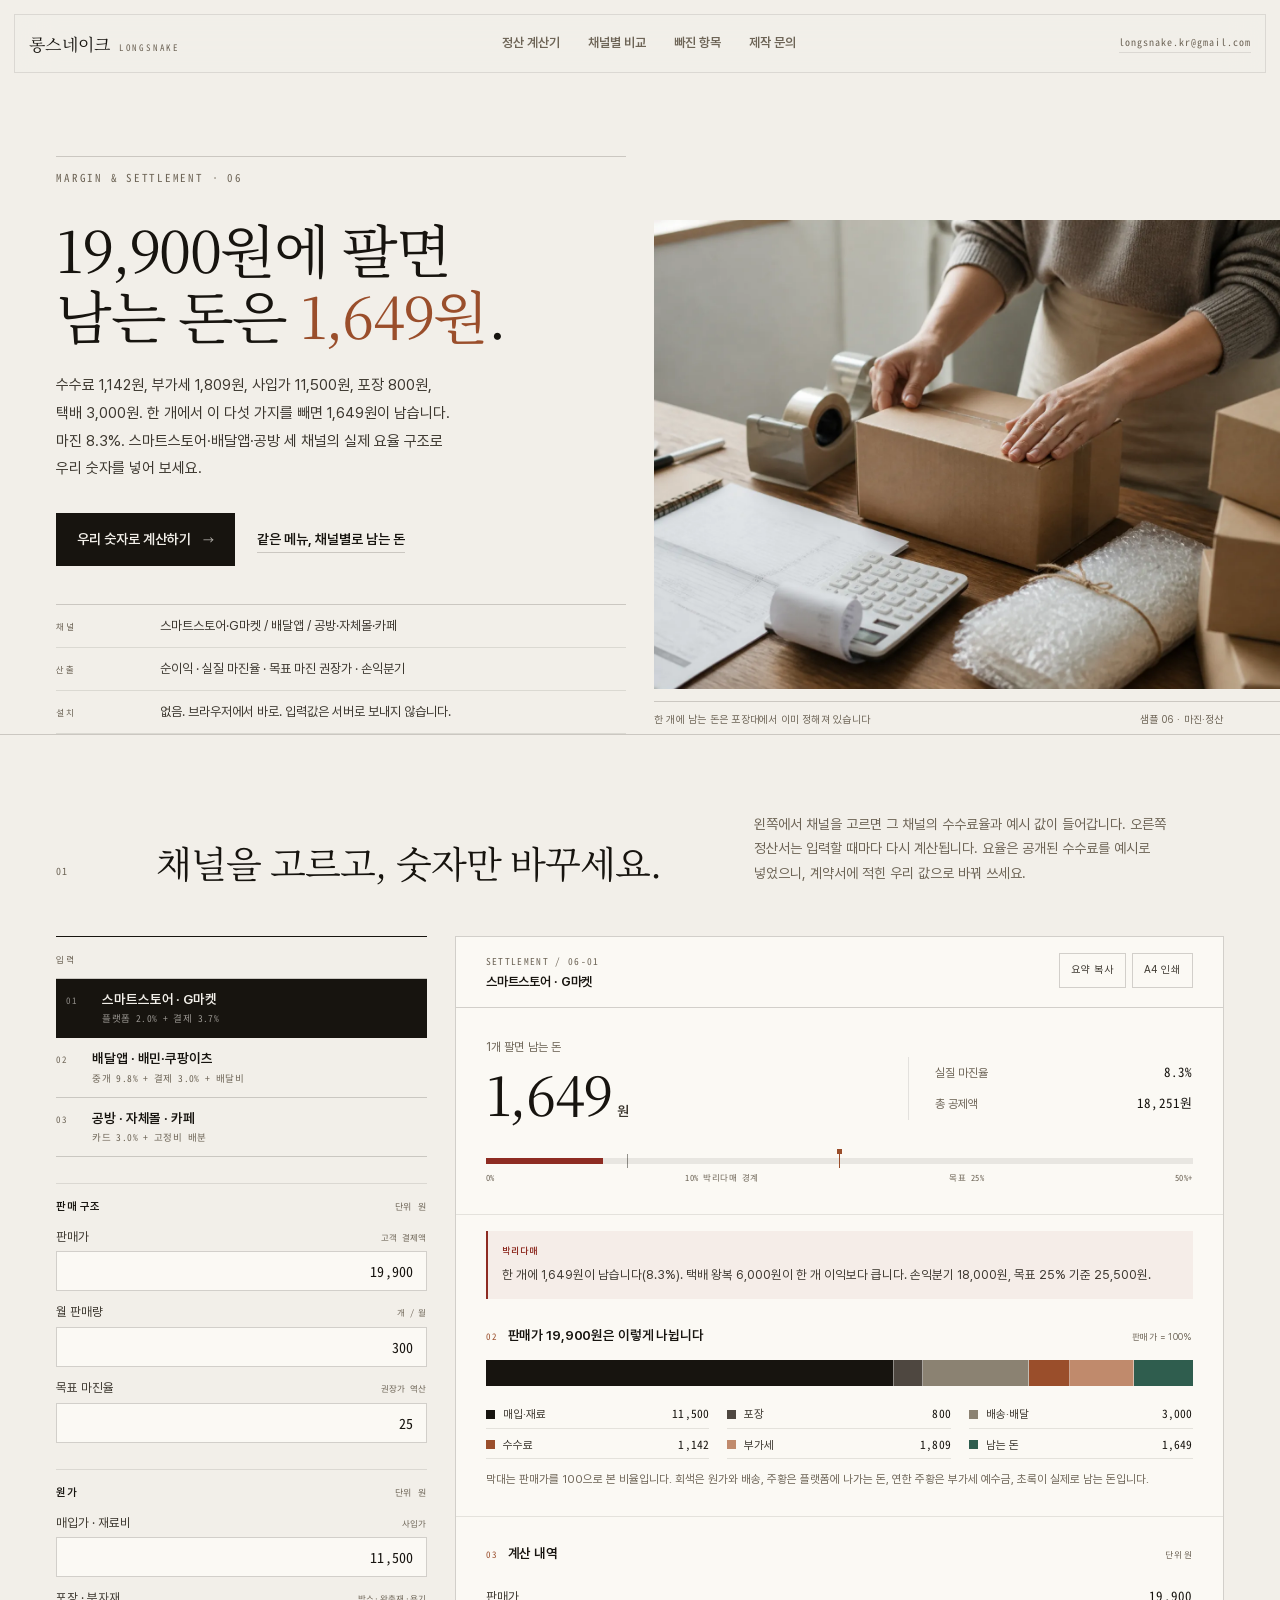
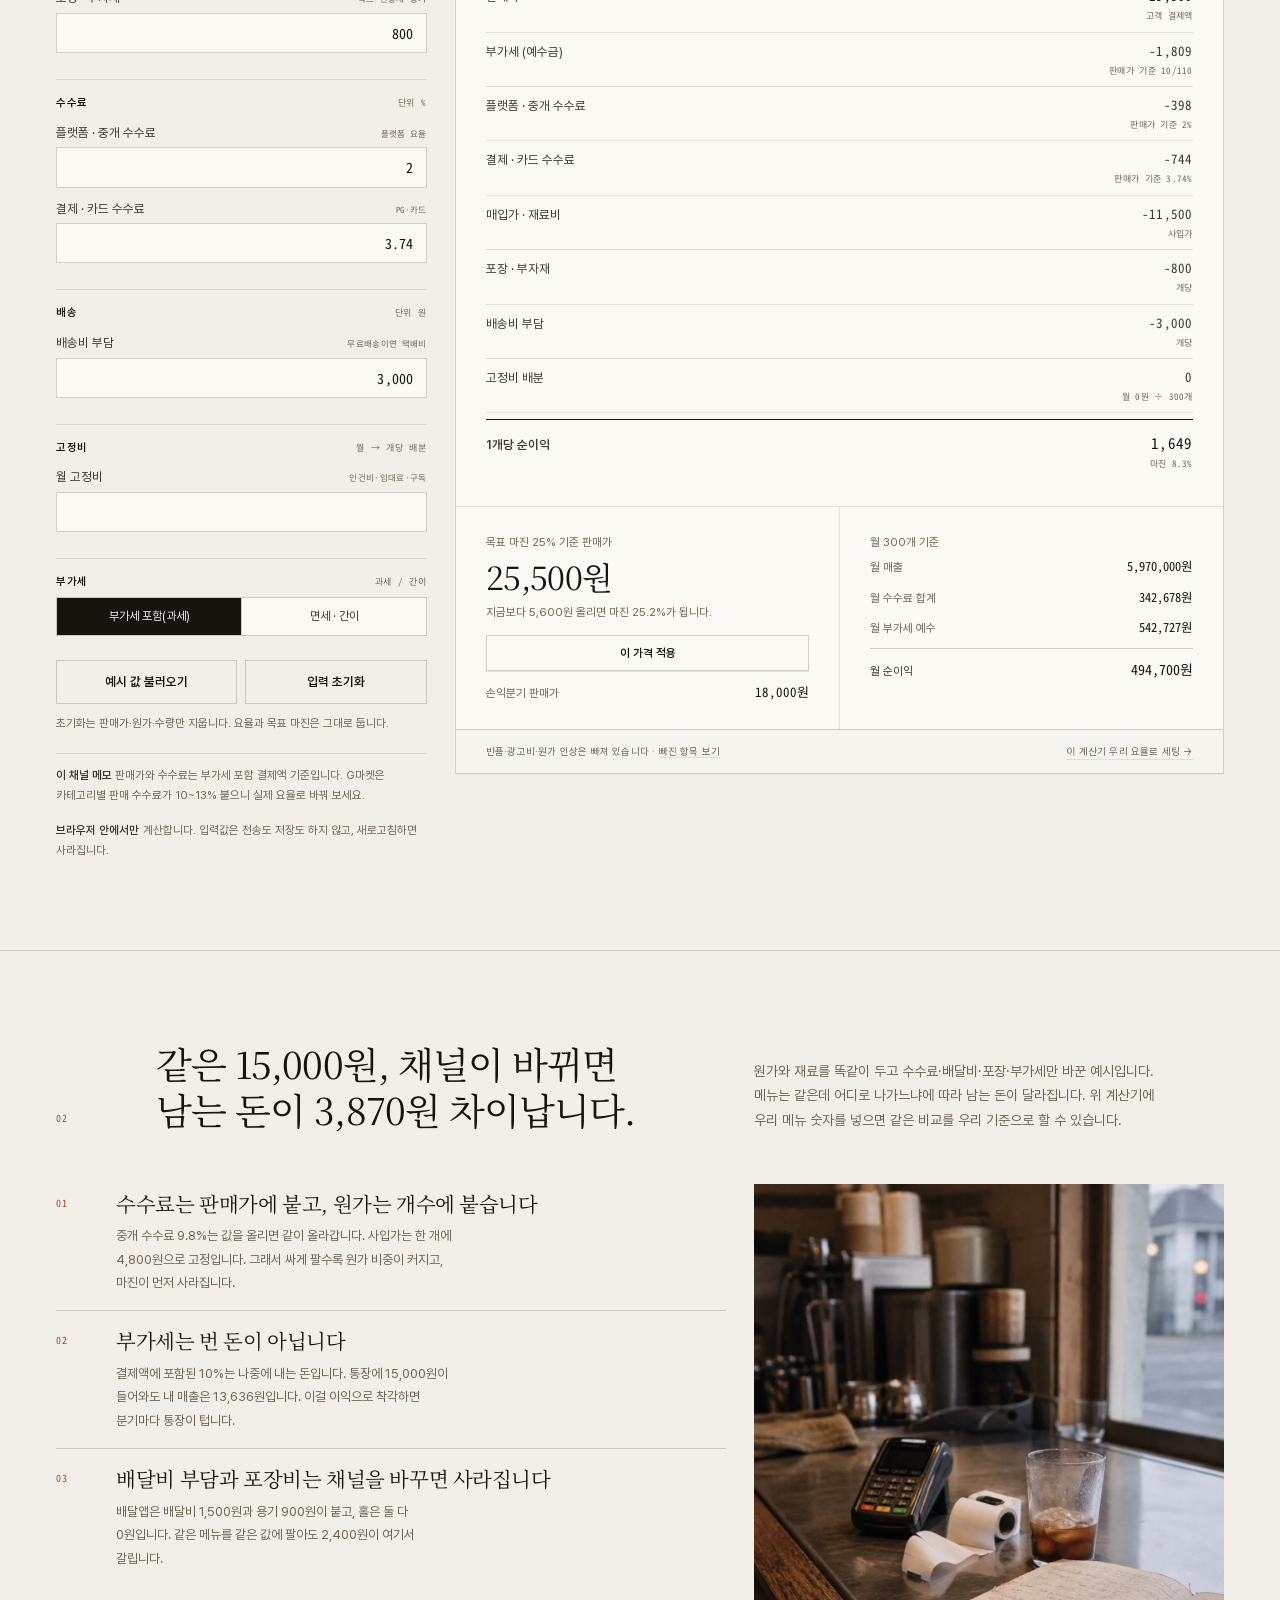
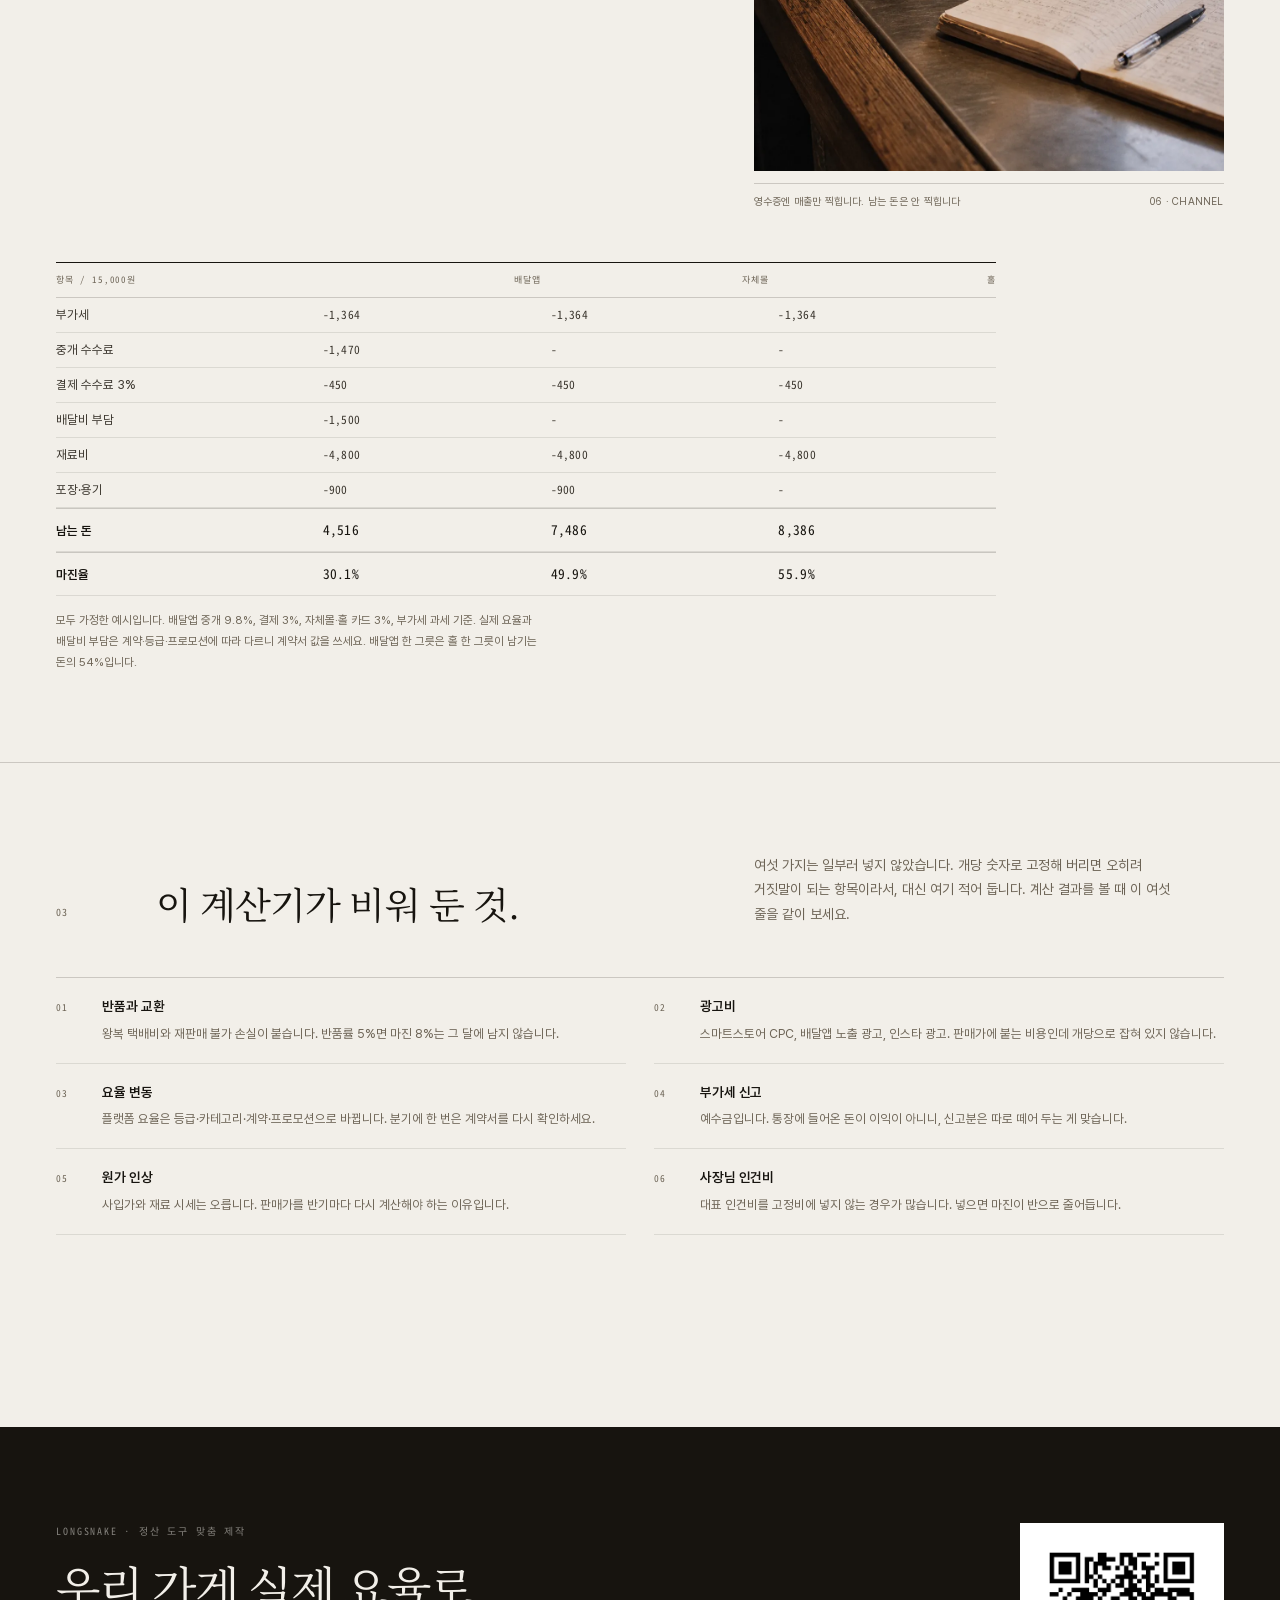
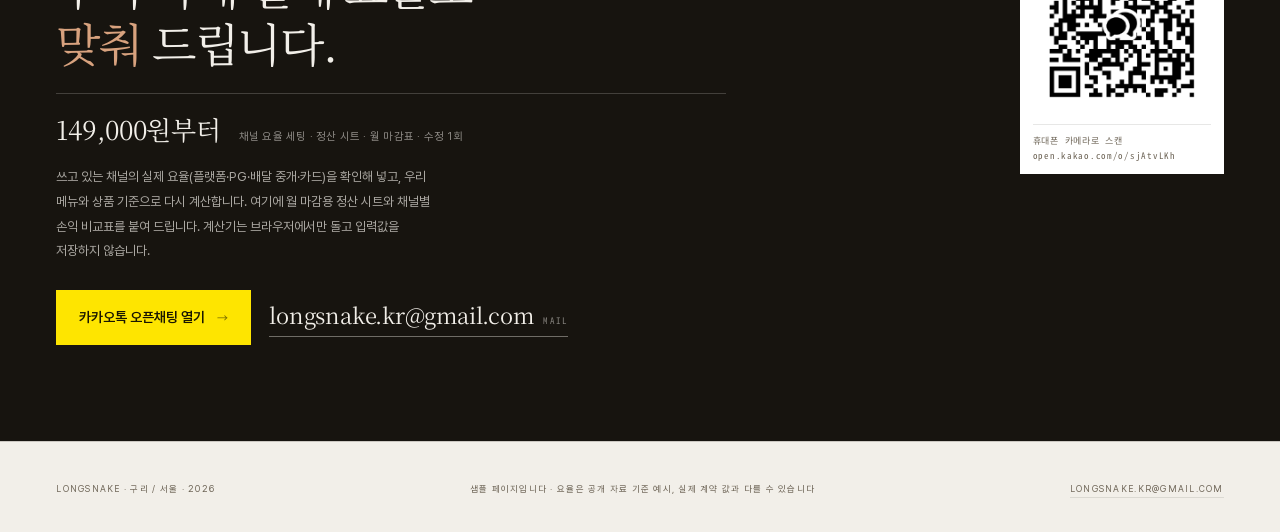
<file: 06-margin-calc/index.html>
<!DOCTYPE html>
<html lang="ko">
<head>
<meta charset="utf-8">
<meta name="viewport" content="width=device-width, initial-scale=1">
<title>마진·정산 계산기 · 팔기 전에 한 개당 남는 돈 · LONGSNAKE</title>
<meta name="description" content="스마트스토어·배달앱·공방 세 채널의 수수료·부가세·배송비·원가를 넣으면 한 개당 순이익과 실질 마진율, 목표 마진을 위한 권장 판매가, 손익분기 가격이 바로 나옵니다. 브라우저에서만 계산하고 저장하지 않습니다.">
<meta name="theme-color" content="#F2EFE9">
<meta property="og:type" content="website">
<meta property="og:title" content="마진·정산 계산기 · 19,900원에 팔면 얼마가 남는가">
<meta property="og:description" content="수수료·부가세·배송비·원가를 빼고 실제로 손에 쥐는 돈과 마진율, 목표 마진 권장가까지. 채널 3종.">
<meta property="og:image" content="https://jackdinealkim.github.io/jd-portfolio/06-margin-calc/assets/img/packing-desk.webp">
<link rel="icon" href="../01-store-landing/assets/favicon-32.png" sizes="32x32">
<link rel="apple-touch-icon" href="../01-store-landing/assets/apple-touch-icon.png">
<style>
@font-face{font-family:"Editorial Serif";font-style:normal;font-weight:400;font-display:swap;src:url("assets/fonts/serif-regular.woff2") format("woff2")}
@font-face{font-family:"UI Sans";font-style:normal;font-weight:400;font-display:swap;src:url("assets/fonts/sans-regular.woff2") format("woff2")}
@font-face{font-family:"UI Sans";font-style:normal;font-weight:600;font-display:swap;src:url("assets/fonts/sans-semibold.woff2") format("woff2")}
@font-face{font-family:"Index Mono";font-style:normal;font-weight:400;font-display:swap;src:url("assets/fonts/mono-regular.woff2") format("woff2")}

:root{
  --paper:#F2EFE9;
  --paper-2:#E9E4D9;
  --sheet:#FBF9F4;
  --ink:#17140F;
  --ink-2:#3C372F;
  --muted:#6D6456;
  --line:rgba(23,20,15,.18);
  --line-soft:rgba(23,20,15,.10);
  --accent:#9A4E2B;
  --loss:#8E2C22;
  --tight:#8A6415;
  --gain:#2F5D4E;
  --serif:"Editorial Serif","Noto Serif KR","Nanum Myeongjo",serif;
  --sans:"UI Sans","Pretendard","Apple SD Gothic Neo",system-ui,sans-serif;
  --mono:"Index Mono","IBM Plex Mono",ui-monospace,monospace;
  --ease:cubic-bezier(.22,1,.36,1);
  --pad:clamp(20px,4.4vw,64px);
  --gut:clamp(16px,2.2vw,32px);
  --maxw:1408px;
  --bleed:max(var(--pad), calc((100vw - var(--maxw)) / 2 + var(--pad)));
}
*,*::before,*::after{box-sizing:border-box}
html{-webkit-text-size-adjust:100%;scroll-behavior:smooth}
body{margin:0;overflow-x:clip;background:var(--paper);color:var(--ink);font-family:var(--sans);font-size:16px;line-height:1.6;word-break:keep-all;overflow-wrap:break-word;-webkit-font-smoothing:antialiased}
img{display:block;max-width:100%;height:auto}
a{color:inherit}
h1,h2,h3,p,figure,dl,dd,dt{margin:0}
ul,ol{margin:0;padding:0;list-style:none}
button{font:inherit;color:inherit}
:focus-visible{outline:1px solid var(--ink);outline-offset:3px}
.skip{position:absolute;left:-9999px;top:0;background:var(--ink);color:var(--paper);padding:12px 16px;z-index:100}
.skip:focus{left:16px;top:16px}
#calc,#compare,#gaps,#contact{scroll-margin-top:92px}

/* bar */
.bar{position:fixed;z-index:50;top:14px;left:50%;transform:translateX(-50%);width:min(var(--maxw),calc(100% - 28px));display:grid;grid-template-columns:auto 1fr auto;align-items:center;gap:16px;padding:10px 14px;border:1px solid var(--line-soft);background:rgba(242,239,233,.86);-webkit-backdrop-filter:blur(18px) saturate(1.05);backdrop-filter:blur(18px) saturate(1.05)}
.mark{display:flex;align-items:baseline;gap:8px;text-decoration:none;white-space:nowrap}
.mark b{font-family:var(--serif);font-weight:400;font-size:17px;letter-spacing:.02em}
.mark span{font-family:var(--mono);font-size:9px;letter-spacing:.2em;color:var(--muted)}
.nav{display:flex;justify-self:center;gap:4px}
.nav a{position:relative;padding:8px 12px;font-size:13px;font-weight:600;text-decoration:none;color:var(--muted);white-space:nowrap;transition:color .3s var(--ease)}
.nav a::after{content:"";position:absolute;left:12px;right:12px;bottom:0;height:1px;background:var(--ink);transform:scaleX(0);transform-origin:left;transition:transform .5s var(--ease)}
.nav a:hover{color:var(--ink)}
.nav a:hover::after{transform:scaleX(1)}
.bar__mail{font-family:var(--mono);font-size:10px;letter-spacing:.1em;color:var(--muted);text-decoration:none;border-bottom:1px solid var(--line-soft);padding-bottom:2px;white-space:nowrap}
.bar__mail:hover{color:var(--ink);border-color:var(--ink)}

/* hero */
.hero{max-width:var(--maxw);margin:0 auto;padding:clamp(100px,13vw,156px) var(--pad) 0;display:grid;grid-template-columns:repeat(12,1fr);column-gap:var(--gut);align-items:start}
.hero__text{grid-column:1/7}
.kicker{padding-top:12px;border-top:1px solid var(--line);font-family:var(--mono);font-size:11px;letter-spacing:.16em;color:var(--muted)}
.display{font-family:var(--serif);font-weight:400;font-size:clamp(33px,4.5vw,62px);line-height:1.16;letter-spacing:-.03em;margin-top:28px;text-wrap:balance}
.display span{display:block}
.display em{font-style:normal;color:var(--accent)}
.lede{margin-top:24px;max-width:44ch;font-size:15px;line-height:1.85;color:var(--ink-2);text-wrap:pretty}
.acts{display:flex;align-items:center;gap:22px;margin-top:30px;flex-wrap:wrap}
.btn{display:inline-flex;align-items:center;gap:12px;padding:14px 20px;background:var(--ink);color:var(--paper);border:1px solid var(--ink);font-size:14px;font-weight:600;text-decoration:none;transition:transform .3s var(--ease),background .3s var(--ease),border-color .3s var(--ease)}
.btn:hover{transform:translateY(-2px);background:var(--accent);border-color:var(--accent);color:#F7F3EA}
.btn:active{transform:none;scale:.995}
.btn__arw{font-family:var(--mono);font-size:11px;font-weight:400;opacity:.75}
.link{display:inline-flex;align-items:center;gap:8px;font-size:14px;font-weight:600;text-decoration:none;border-bottom:1px solid var(--line);padding:2px 0;transition:color .3s var(--ease),border-color .3s var(--ease)}
.link:hover{color:var(--accent);border-color:var(--accent)}
.facts{margin-top:38px;border-top:1px solid var(--line)}
.facts div{display:grid;grid-template-columns:88px 1fr;gap:16px;padding:11px 0;border-bottom:1px solid var(--line-soft);align-items:baseline}
.facts dt{font-family:var(--sans);font-size:9px;letter-spacing:.16em;color:var(--muted);text-transform:uppercase}
.facts dd{font-size:13px;line-height:1.55;color:var(--ink-2)}
.hero__media{grid-column:7/13;margin-top:clamp(24px,5vw,72px);margin-right:calc(var(--bleed) * -1)}
.hero__fig{aspect-ratio:4/3;overflow:hidden;background:var(--paper-2)}
.hero__fig img{width:100%;height:100%;object-fit:cover;object-position:56% 46%}
.cap{display:flex;justify-content:space-between;gap:16px;margin-top:12px;padding-top:10px;padding-right:var(--pad);border-top:1px solid var(--line);font-size:10.5px;letter-spacing:.02em;color:var(--muted);line-height:1.6}
.cap span:last-child{text-align:right;font-family:var(--sans);white-space:nowrap}

/* section frame */
.sec{max-width:var(--maxw);margin:0 auto;padding:clamp(64px,7vw,96px) var(--pad);border-top:1px solid var(--line)}
.sec--tool{padding-top:clamp(48px,6vw,80px)}
.sec__head{display:grid;grid-template-columns:repeat(12,1fr);column-gap:var(--gut);row-gap:16px;align-items:end;margin-bottom:clamp(28px,4vw,52px)}
.sec__no{grid-column:1/2;font-family:var(--mono);font-size:10px;letter-spacing:.1em;color:var(--muted);padding-bottom:6px}
.sec__title{grid-column:2/8;font-family:var(--serif);font-weight:400;font-size:clamp(24px,2.9vw,40px);line-height:1.24;letter-spacing:-.025em;text-wrap:balance}
.sec__desc{grid-column:8/13;color:var(--muted);font-size:14px;line-height:1.75;max-width:47ch;text-wrap:pretty}

/* calculator */
.calc{display:grid;grid-template-columns:repeat(12,1fr);column-gap:var(--gut);row-gap:clamp(28px,4vw,40px);align-items:start}
.panel{grid-column:1/5;position:sticky;top:calc(14px + 64px);border-top:1px solid var(--ink);padding-top:16px}
.panel__label{font-family:var(--sans);font-size:9px;letter-spacing:.18em;color:var(--muted);text-transform:uppercase}
.chans{margin-top:10px;border-top:1px solid var(--line)}
.chan{display:grid;grid-template-columns:26px 1fr;gap:10px;width:100%;padding:11px 10px 11px 0;background:none;border:0;border-bottom:1px solid var(--line);text-align:left;cursor:pointer;transition:background .2s var(--ease),color .2s var(--ease)}
.chan__no{font-family:var(--mono);font-size:9px;letter-spacing:.08em;color:var(--muted);padding-top:4px}
.chan__name{display:block;font-size:13.5px;font-weight:600;letter-spacing:-.01em;line-height:1.35}
.chan__meta{display:block;margin-top:3px;font-family:var(--mono);font-size:9.5px;letter-spacing:.04em;color:var(--muted)}
.chan:hover{background:rgba(23,20,15,.035)}
.chan[aria-pressed="true"]{background:var(--ink);color:var(--paper);padding-left:10px;padding-right:10px}
.chan[aria-pressed="true"] .chan__no{color:rgba(242,239,233,.55)}
.chan[aria-pressed="true"] .chan__meta{color:rgba(242,239,233,.6)}

.group{margin-top:26px;padding-top:14px;border-top:1px solid var(--line-soft)}
.group:first-of-type{margin-top:22px}
.group__t{display:flex;justify-content:space-between;align-items:baseline;gap:10px}
.group__t h3{font-size:11px;font-weight:600;letter-spacing:.02em}
.group__t span{font-family:var(--mono);font-size:9px;letter-spacing:.08em;color:var(--muted)}
.field{margin-top:12px}
.field:first-of-type{margin-top:10px}
.field label{display:flex;justify-content:space-between;align-items:baseline;gap:12px;font-size:12.5px;color:var(--ink-2);line-height:1.4}
.field__hint{font-family:var(--mono);font-size:8.5px;letter-spacing:.04em;color:var(--muted);text-align:right}
.inp{display:block;width:100%;margin-top:6px;padding:9px 12px;background:var(--sheet);border:1px solid var(--line);border-radius:0;font:inherit;font-family:var(--mono);font-size:14px;line-height:1.45;letter-spacing:.02em;color:var(--ink);text-align:right;transition:border-color .25s var(--ease),background .25s var(--ease)}
.inp::placeholder{color:#9A9183;font-family:var(--sans);font-size:12.5px;letter-spacing:0}
.inp:focus{outline:0;border-color:var(--ink);background:#fff}
.vat{display:grid;grid-template-columns:1fr 1fr;margin-top:6px;border:1px solid var(--line)}
.vat button{appearance:none;background:var(--sheet);border:0;padding:9px 8px;font-size:12px;color:var(--ink-2);cursor:pointer;transition:background .2s var(--ease),color .2s var(--ease)}
.vat button+button{border-left:1px solid var(--line)}
.vat button[aria-pressed="true"]{background:var(--ink);color:var(--paper)}
.panel__acts{display:grid;grid-template-columns:1fr 1fr;gap:8px;margin-top:24px}
.ghost{appearance:none;background:none;border:1px solid var(--line);padding:11px 10px;font-size:12.5px;font-weight:600;cursor:pointer;transition:background .25s var(--ease),color .25s var(--ease),border-color .25s var(--ease)}
.ghost:hover{background:var(--ink);color:var(--paper);border-color:var(--ink)}
.panel__note{margin-top:10px;font-size:11.5px;line-height:1.65;color:var(--muted)}
.memo{margin-top:20px;padding-top:12px;border-top:1px solid var(--line-soft);font-size:11.5px;line-height:1.7;color:var(--muted)}
.memo b{font-weight:600;color:var(--ink-2)}
.privacy{display:block;margin-top:16px;font-size:11.5px;line-height:1.7;color:var(--muted)}
.privacy b{display:inline;font-weight:600;color:var(--ink-2);margin-right:4px}

/* sheet */
.sheet{grid-column:5/13;background:var(--sheet);border:1px solid var(--line);box-shadow:0 1px 0 rgba(23,20,15,.04)}
.sheet__head{display:flex;justify-content:space-between;align-items:flex-start;gap:14px;padding:16px clamp(18px,2.4vw,30px);border-bottom:1px solid var(--line)}
.sheet__meta{font-family:var(--mono);font-size:9.5px;letter-spacing:.14em;color:var(--muted);text-transform:uppercase;line-height:1.7}
.sheet__meta b{display:block;font-family:var(--sans);font-size:13px;letter-spacing:-.01em;color:var(--ink);text-transform:none;margin-top:3px;font-weight:600;line-height:1.45}
.sheet__acts{display:flex;gap:6px;flex:none}
.act{appearance:none;background:none;border:1px solid var(--line);padding:8px 11px;font-family:var(--sans);font-size:10.5px;letter-spacing:.06em;color:var(--ink-2);cursor:pointer;transition:background .25s,color .25s,border-color .25s;white-space:nowrap}
.act:hover{background:var(--ink);color:var(--paper);border-color:var(--ink)}
.act.done{background:var(--accent);color:#FBF9F4;border-color:var(--accent)}

.res{padding:clamp(20px,2.6vw,30px) clamp(18px,2.4vw,30px);border-bottom:1px solid var(--line-soft);display:grid;grid-template-columns:1.35fr 1fr;gap:20px clamp(18px,3vw,40px);align-items:end}
.res__k{font-size:12px;color:var(--muted);letter-spacing:.01em}
.res__v{display:flex;align-items:baseline;gap:5px;margin-top:8px;font-family:var(--serif);font-weight:400;font-size:clamp(34px,4.4vw,54px);line-height:1;letter-spacing:-.025em;color:var(--ink);font-variant-numeric:tabular-nums}
.res__v small{font-family:var(--sans);font-size:14px;font-weight:600;letter-spacing:0;color:var(--ink-2)}
.res__v.is-neg{color:var(--loss)}
.res__side{padding-left:clamp(0px,2vw,26px);border-left:1px solid var(--line-soft)}
.res__sub{display:flex;justify-content:space-between;align-items:baseline;gap:10px;padding:5px 0;font-size:12px;color:var(--muted)}
.res__sub b{font-family:var(--mono);font-size:13px;font-weight:400;color:var(--ink);letter-spacing:.02em}

.meter{margin-top:18px;grid-column:1/-1}
.meter__track{position:relative;height:6px;background:rgba(23,20,15,.08)}
.meter__fill{position:absolute;left:0;top:0;bottom:0;width:0;background:var(--ink);transition:width .45s var(--ease),background .3s var(--ease)}
.meter__fill.is-thin{background:var(--loss)}
.meter__fill.is-tight{background:var(--tight)}
.meter__fill.is-good{background:var(--gain)}
.meter__cut{position:absolute;top:-4px;bottom:-4px;width:1px;background:rgba(23,20,15,.45)}
.meter__goal{position:absolute;top:-4px;bottom:-4px;width:1px;background:var(--accent)}
.meter__goal::after{content:"";position:absolute;top:-5px;left:-2px;width:5px;height:5px;background:var(--accent)}
.meter__scale{display:flex;justify-content:space-between;margin-top:7px;font-family:var(--mono);font-size:8.5px;letter-spacing:.06em;color:var(--muted)}

.status{display:block;margin:16px clamp(18px,2.4vw,30px) 0;padding:12px 14px 13px;border-left:2px solid var(--line);background:rgba(23,20,15,.03);font-size:12.5px;line-height:1.75;color:var(--ink-2)}
.status__tag{display:block;margin-bottom:4px;font-size:9.5px;font-weight:600;letter-spacing:.12em;color:var(--muted)}
.status.is-loss,.status.is-thin{border-color:var(--loss);background:rgba(142,44,34,.055)}
.status.is-loss .status__tag,.status.is-thin .status__tag{color:var(--loss)}
.status.is-tight{border-color:var(--tight);background:rgba(138,100,21,.06)}
.status.is-tight .status__tag{color:var(--tight)}
.status.is-good{border-color:var(--gain);background:rgba(47,93,78,.055)}
.status.is-good .status__tag{color:var(--gain)}

.block{padding:clamp(18px,2.4vw,26px) clamp(18px,2.4vw,30px);border-bottom:1px solid var(--line-soft)}
.block:last-child{border-bottom:0}
.block__head{display:flex;justify-content:space-between;align-items:baseline;gap:14px;margin-bottom:14px}
.block__t{display:flex;align-items:baseline;gap:10px}
.block__no{font-family:var(--mono);font-size:9px;letter-spacing:.1em;color:var(--accent)}
.block__h{font-size:13.5px;font-weight:600;letter-spacing:-.01em}
.block__sub{font-family:var(--sans);font-size:9px;letter-spacing:.04em;color:var(--muted)}

.comp__bar{display:flex;height:26px;background:rgba(23,20,15,.06);overflow:hidden}
.comp__bar i{display:block;height:100%;transition:width .4s var(--ease)}
.comp__bar i:not(:last-child){box-shadow:inset -1px 0 0 rgba(242,239,233,.55)}
.seg-cost{background:#17140F}
.seg-pack{background:#4E4740}
.seg-ship{background:#8B8272}
.seg-fee{background:#9A4E2B}
.seg-vat{background:#C08A6C}
.seg-gain{background:#2F5D4E}
.comp__bar.is-over{outline:1px solid var(--loss);outline-offset:-2px}
.legend{display:grid;grid-template-columns:repeat(3,1fr);gap:2px 18px;margin-top:14px}
.legend div{display:grid;grid-template-columns:9px 1fr auto;gap:8px;align-items:baseline;padding:4px 0;font-size:11.5px;color:var(--ink-2);border-bottom:1px solid var(--line-soft)}
.legend i{width:9px;height:9px;display:block;align-self:center}
.legend b{font-family:var(--mono);font-weight:400;font-size:11.5px;letter-spacing:.02em;color:var(--ink);text-align:right;white-space:nowrap}
.legend .lg-k{color:var(--ink-2);text-align:left;white-space:normal}
.comp__note{margin-top:11px;font-size:11.5px;line-height:1.7;color:var(--muted)}

.tbl{margin-top:2px}
.trow{display:grid;grid-template-columns:1fr auto;grid-template-rows:auto auto;gap:2px 16px;align-items:baseline;padding:8px 0;border-bottom:1px solid var(--line-soft)}
.trow__k{grid-column:1;grid-row:1;font-size:12.5px;color:var(--ink-2);min-width:0}
.trow__v{grid-column:2;grid-row:1;font-family:var(--mono);font-size:13px;letter-spacing:.02em;color:var(--ink);text-align:right;white-space:nowrap}
.trow__b{grid-column:2;grid-row:2;font-family:var(--mono);font-size:9px;letter-spacing:.03em;color:var(--muted);text-align:right}
.trow__v.minus{color:var(--ink-2)}
.trow__v.plus{color:var(--ink)}
.trow--sum{border-bottom:0;border-top:1px solid var(--ink);margin-top:6px;padding-top:11px}
.trow--sum .trow__k{font-weight:600}
.trow--sum .trow__v{font-size:15px;font-weight:400}
.trow--sum .trow__v.minus{color:var(--loss)}

.duo{display:grid;grid-template-columns:1fr 1fr;gap:0}
.duo>*{padding:clamp(18px,2.4vw,26px) clamp(18px,2.4vw,30px)}
.duo>*+*{border-left:1px solid var(--line-soft)}
.rec-col{display:flex;flex-direction:column}
.rec-col .be{margin-top:auto}
.rec__k{font-size:11.5px;color:var(--muted)}
.rec__v{margin-top:7px;font-family:var(--serif);font-weight:400;font-size:clamp(24px,2.6vw,32px);letter-spacing:-.02em;line-height:1.15;font-variant-numeric:tabular-nums}
.rec__note{margin-top:8px;font-size:11.5px;line-height:1.7;color:var(--muted)}
.apply{appearance:none;margin-top:12px;background:none;border:1px solid var(--line);padding:8px 12px;font-size:11.5px;font-weight:600;cursor:pointer;transition:background .25s,color .25s,border-color .25s}
.apply:hover{background:var(--ink);color:var(--paper);border-color:var(--ink)}
.be{margin-top:14px;padding-top:10px;border-top:1px solid var(--line-soft);display:flex;justify-content:space-between;align-items:baseline;gap:10px;font-size:11.5px;color:var(--muted)}
.be b{font-family:var(--mono);font-weight:400;font-size:13px;color:var(--ink)}
.mon__row{display:flex;justify-content:space-between;align-items:baseline;gap:10px;padding:5px 0;font-size:11.5px;color:var(--muted)}
.mon__row b{font-family:var(--mono);font-weight:400;font-size:12.5px;color:var(--ink)}
.mon__row.on{border-top:1px solid var(--line);margin-top:6px;padding-top:9px;color:var(--ink-2)}
.mon__row.on b{font-size:14px}

.sheet__foot{display:flex;flex-wrap:wrap;justify-content:space-between;gap:10px;padding:13px clamp(18px,2.4vw,30px);border-top:1px solid var(--line);background:rgba(23,20,15,.02);font-size:10px;letter-spacing:.02em;color:var(--muted)}
.sheet__foot a{text-decoration:none;border-bottom:1px solid var(--line-soft);white-space:nowrap}
.sheet__foot a:hover{color:var(--ink)}
.print-only{display:none}

/* compare */
.split{display:grid;grid-template-columns:repeat(12,1fr);column-gap:var(--gut);row-gap:clamp(28px,4vw,44px);align-items:start}
.split__media{grid-column:1/6}
.split__media .fig{aspect-ratio:4/5;overflow:hidden;background:var(--paper-2)}
.split__media .fig img{width:100%;height:100%;object-fit:cover;object-position:52% 60%}
.split__body{grid-column:7/13;padding-top:6px}
.split--flip .split__media{grid-column:8/13;order:2}
.split--flip .split__body{grid-column:1/8;order:1}
.steps3 li{display:grid;grid-template-columns:44px 1fr;gap:16px;padding:16px 0;border-top:1px solid var(--line)}
.steps3 li:first-child{border-top:0;padding-top:0}
.steps3 .no{font-family:var(--mono);font-size:10px;letter-spacing:.1em;color:var(--accent);padding-top:5px}
.steps3 h3{font-family:var(--serif);font-weight:400;font-size:clamp(17px,1.6vw,21px);letter-spacing:-.02em;line-height:1.35}
.steps3 p{margin-top:7px;font-size:13px;line-height:1.8;color:var(--muted);max-width:42ch}

.cmp{margin-top:0;border-top:1px solid var(--ink)}
.cmp-wrap{margin-top:clamp(30px,4vw,52px);max-width:940px}
.cmp__head,.cmp__row{display:grid;grid-template-columns:1fr .85fr .85fr .85fr;gap:10px;align-items:baseline}
.cmp__head{padding:10px 0;border-bottom:1px solid var(--line);font-family:var(--mono);font-size:9px;letter-spacing:.1em;color:var(--muted);text-transform:uppercase}
.cmp__head span:not(:first-child),.cmp__row span:not(:first-child){text-align:right}
.cmp__row{padding:7px 0;border-bottom:1px solid var(--line-soft);font-size:12.5px;color:var(--ink-2)}
.cmp__row em{font-style:normal;font-family:var(--mono);font-size:11.5px;letter-spacing:.02em}
.cmp__row.strong{padding:10px 0;border-top:1px solid var(--line)}
.cmp__row.strong em{font-size:13.5px;color:var(--ink)}
.cmp__row.strong span:first-child{font-weight:600;color:var(--ink)}
.cmp__row .best{color:var(--gain)}
.cmp__note{margin-top:14px;font-size:11.5px;line-height:1.8;color:var(--muted);max-width:62ch}

/* gaps */
.gaps{display:grid;grid-template-columns:repeat(2,1fr);gap:0 var(--gut);border-top:1px solid var(--line)}
.gaps li{display:grid;grid-template-columns:34px 1fr;gap:12px;padding:18px 0;border-bottom:1px solid var(--line-soft)}
.gaps .no{font-family:var(--mono);font-size:9.5px;letter-spacing:.08em;color:var(--muted);padding-top:4px}
.gaps h3{font-size:13.5px;font-weight:600;letter-spacing:-.01em}
.gaps p{margin-top:5px;font-size:12.5px;line-height:1.75;color:var(--muted)}

/* cta */
.cta{background:var(--ink);color:var(--paper);margin-top:clamp(64px,8vw,110px)}
.cta__in{max-width:var(--maxw);margin:0 auto;padding:clamp(56px,7.5vw,104px) var(--pad);display:grid;grid-template-columns:repeat(12,1fr);column-gap:var(--gut);row-gap:clamp(28px,4vw,40px);align-items:start}
.cta__body{grid-column:1/8}
.cta__kick{font-family:var(--mono);font-size:10px;letter-spacing:.18em;color:rgba(242,239,233,.5);text-transform:uppercase}
.cta h2{font-family:var(--serif);font-weight:400;font-size:clamp(28px,3.6vw,46px);line-height:1.24;letter-spacing:-.03em;margin-top:18px;max-width:20ch;text-wrap:balance}
.cta h2 em{font-style:normal;color:#D8A27E}
.cta__price{display:flex;flex-wrap:wrap;gap:8px 18px;align-items:baseline;margin-top:22px;padding-top:14px;border-top:1px solid rgba(242,239,233,.2)}
.cta__price b{font-family:var(--serif);font-weight:400;font-size:clamp(20px,2.2vw,26px);letter-spacing:-.01em}
.cta__price span{font-family:var(--sans);font-size:11px;letter-spacing:.02em;color:rgba(242,239,233,.55)}
.cta__scope{margin-top:16px;font-size:13px;line-height:1.9;color:rgba(242,239,233,.68);max-width:48ch}
.cta__ways{display:flex;align-items:center;gap:18px;flex-wrap:wrap;margin-top:26px}
.kbtn{display:inline-flex;align-items:center;gap:12px;padding:15px 22px;background:#FEE500;color:#191600;border:1px solid #FEE500;font-size:14px;font-weight:600;text-decoration:none;transition:transform .3s var(--ease),background .3s var(--ease)}
.kbtn:hover{transform:translateY(-2px);background:#FFEA5C;border-color:#FFEA5C}
.kbtn:active{transform:none;scale:.995}
.kbtn__arw{font-family:var(--mono);font-size:11px;font-weight:400;opacity:.6}
.cta__mail{display:inline-flex;align-items:baseline;gap:10px;font-family:var(--serif);font-size:clamp(16px,1.9vw,22px);letter-spacing:-.01em;text-decoration:none;border-bottom:1px solid rgba(242,239,233,.4);padding-bottom:4px;color:var(--paper);overflow-wrap:anywhere}
.cta__mail:hover{color:#D8A27E;border-color:#D8A27E}
.cta__mail span{font-family:var(--mono);font-size:9px;letter-spacing:.12em;color:rgba(242,239,233,.5)}
.qr{grid-column:9/13;justify-self:end;width:clamp(168px,17vw,204px);padding:13px 13px 11px;background:#fff;color:var(--ink)}
.qr img{width:100%;height:auto}
.qr figcaption{margin-top:10px;padding-top:8px;border-top:1px solid var(--line-soft);font-family:var(--mono);font-size:9px;line-height:1.7;letter-spacing:.08em;color:var(--muted);word-break:break-all}

.foot{max-width:var(--maxw);margin:0 auto;padding:38px var(--pad) 34px;border-top:1px solid var(--line)}
.foot__base{display:flex;justify-content:space-between;gap:16px;flex-wrap:wrap;font-size:9px;letter-spacing:.14em;color:var(--muted);text-transform:uppercase;line-height:1.9}
.foot__base a{text-decoration:none;border-bottom:1px solid var(--line-soft)}

[data-rv]{opacity:0;transform:translateY(24px);transition:opacity .8s var(--ease),transform .8s var(--ease)}
[data-rv].on{opacity:1;transform:none}
@media (prefers-reduced-motion:reduce){[data-rv]{opacity:1;transform:none;transition:none}.meter__fill,.comp__bar i{transition:none}}

@media (max-width:1080px){
  .hero__text{grid-column:1/8}
  .hero__media{grid-column:8/13}
  .nav a{padding:8px 9px}
  .panel{grid-column:1/5}
  .sheet{grid-column:5/13}
  .legend{grid-template-columns:repeat(2,1fr)}
}
@media (max-width:900px){
  .calc{grid-template-columns:1fr}
  .panel,.sheet{grid-column:1/-1}
  .panel{position:static;border-top:1px solid var(--ink)}
  .split__media,.split__body,.split--flip .split__media,.split--flip .split__body{grid-column:1/-1;order:0}
  .split__media .fig{aspect-ratio:16/11}
  .cta__body{grid-column:1/-1}
  .qr{grid-column:1/-1;justify-self:start;width:100%;max-width:320px}
  .gaps{grid-template-columns:1fr}
}
@media (max-width:820px){
  .bar{grid-template-columns:auto 1fr;gap:12px;padding:8px 10px;top:8px}
  .mark span{display:none}
  .bar__mail{display:none}
  .nav{justify-self:end;gap:0}
  .nav a{padding:7px 6px;font-size:12px}
  .hero{grid-template-columns:1fr;padding-top:100px}
  .hero__text,.hero__media{grid-column:1/-1}
  .hero__media{margin-top:34px;margin-right:calc(var(--pad) * -1)}
  .display{font-size:clamp(30px,7.6vw,40px)}
  .lede{font-size:14px}
  .facts div{grid-template-columns:76px 1fr}
  .sec__head{grid-template-columns:1fr;row-gap:10px}
  .sec__no,.sec__title,.sec__desc{grid-column:1/-1}
  .res{grid-template-columns:1fr;gap:18px}
  .res__side{padding-left:0;border-left:0;border-top:1px solid var(--line-soft);padding-top:12px;display:grid;grid-template-columns:repeat(2,1fr);gap:0 16px}
  .res__side .res__sub{display:flex;flex-direction:column;align-items:flex-start;padding:2px 0}
  .res__side .res__sub b{font-size:12.5px}
  .res__v{font-size:clamp(32px,10vw,44px)}
  .duo{grid-template-columns:1fr}
  .duo>*+*{border-left:0;border-top:1px solid var(--line-soft)}
  .legend{grid-template-columns:1fr 1fr;gap:2px 14px}
  .legend div{grid-template-columns:9px 1fr auto;font-size:11px}
  .trow__v{font-size:12.5px}
  .cmp__head,.cmp__row{grid-template-columns:1.1fr .95fr .95fr .95fr;gap:4px}
  .cmp__head{font-size:8px}
  .cmp__row{font-size:11.5px}
  .cmp__row em{font-size:10.5px}
  .cmp__row.strong em{font-size:11.5px}
  .cta__mail{font-size:15px}
  .kbtn{width:100%;justify-content:space-between}
  .sheet__acts .act{padding:7px 9px;font-size:10px}
}
@media (max-width:400px){
  .legend{grid-template-columns:1fr}
  .sheet__head{flex-direction:column;align-items:flex-start}
  .sheet__acts{width:100%}
  .sheet__acts .act{flex:1;text-align:center}
  .panel__acts{grid-template-columns:1fr}
}
@media (max-width:370px){
  .nav a{padding:7px 4px;font-size:10.5px}
  .mark b{font-size:15px}
}

/* print — A4 */
@media print{
  @page{size:A4 portrait;margin:12mm}
  html,body{background:#fff;color:#000;font-size:9.8pt}
  .skip,.bar,.hero,.panel,.cta,.foot,.sec__head,.split,.gaps,#compare,#gaps{display:none!important}
  .sec{padding:0;border:0;max-width:none}
  .sec--tool{padding:0}
  .calc{display:block}
  .sheet{border:0;box-shadow:none;background:#fff}
  .print-only{display:block}
  .print-head{padding-bottom:6px;margin-bottom:8px;border-bottom:1px solid #000}
  .print-head .p-k{font-size:7pt;letter-spacing:.16em;text-transform:uppercase}
  .print-head h1{font-family:var(--serif);font-weight:400;font-size:13.5pt;letter-spacing:-.02em;margin-top:2px}
  .print-head .p-m{font-size:7pt;margin-top:1px}
  .sheet__head,.block,.res,.status,.sheet__foot{border-color:rgba(0,0,0,.22)!important}
  .sheet__head{display:none!important}
  .sheet__acts,.apply{display:none!important}
  .res,.block,.status,.duo{break-inside:avoid}
  .res{padding:5px 0;grid-template-columns:1.3fr 1fr}
  .res__v{font-size:22pt}
  .res__k{font-size:8.6pt}
  .meter{margin-top:8px}
  .block{padding:6px 0}
  .block__head{margin-bottom:5px}
  .trow{padding:1.5px 0}
  .trow--sum{padding-top:5px}
  .trow__k{font-size:8.8pt}
  .trow__v{font-size:9.4pt}
  .trow__b{font-size:6.2pt;line-height:1.25}
  .comp__bar{height:12px}
  .legend{margin-top:6px;gap:0 14px}
  .legend div{padding:0.5px 0;font-size:7.6pt}
  .comp__note,.cmp__note{display:none}
  .status{margin:7px 0 0;padding:6px 8px;font-size:8.2pt;line-height:1.5}
  .duo>*{padding:6px 0}
  .duo>*+*{padding-left:14px}
  .rec__v{font-size:15pt}
  .rec__k,.rec__note,.be,.mon__row{font-size:8pt}
  .mon__row{padding:1px 0}
  .sheet__foot{display:none}
  a{text-decoration:none;color:#000}
  .comp__bar i{box-shadow:none!important}
}
</style>
</head>
<body>
<a class="skip" href="#main">본문으로 건너뛰기</a>

<header class="bar">
  <a class="mark" href="../"><b>롱스네이크</b><span>LONGSNAKE</span></a>
  <nav class="nav" aria-label="페이지 안내">
    <a href="#calc">정산 계산기</a>
    <a href="#compare">채널별 비교</a>
    <a href="#gaps">빠진 항목</a>
    <a href="#contact">제작 문의</a>
  </nav>
  <a class="bar__mail" href="mailto:longsnake.kr@gmail.com">longsnake.kr@gmail.com</a>
</header>

<main id="main">
  <section class="hero" id="top">
    <div class="hero__text">
      <p class="kicker">MARGIN &amp; SETTLEMENT &middot; 06</p>
      <h1 class="display"><span>19,900원에 팔면</span><span>남는 돈은 <em>1,649원</em>.</span></h1>
      <p class="lede">수수료 1,142원, 부가세 1,809원, 사입가 11,500원, 포장 800원, 택배 3,000원. 한 개에서 이 다섯 가지를 빼면 1,649원이 남습니다. 마진 8.3%. 스마트스토어·배달앱·공방 세 채널의 실제 요율 구조로 우리 숫자를 넣어 보세요.</p>
      <div class="acts">
        <a class="btn" href="#calc">우리 숫자로 계산하기<span class="btn__arw" aria-hidden="true">→</span></a>
        <a class="link" href="#compare">같은 메뉴, 채널별로 남는 돈</a>
      </div>
      <dl class="facts">
        <div><dt>채널</dt><dd>스마트스토어·G마켓 / 배달앱 / 공방·자체몰·카페</dd></div>
        <div><dt>산출</dt><dd>순이익 · 실질 마진율 · 목표 마진 권장가 · 손익분기</dd></div>
        <div><dt>설치</dt><dd>없음. 브라우저에서 바로. 입력값은 서버로 보내지 않습니다.</dd></div>
      </dl>
    </div>
    <figure class="hero__media" data-rv>
      <div class="hero__fig"><img src="assets/img/packing-desk.webp" alt="포장대 위에서 택배 상자에 테이프를 붙이는 손과 계산기, 주문서" fetchpriority="high" width="1536" height="1024"></div>
      <figcaption class="cap"><span>한 개에 남는 돈은 포장대에서 이미 정해져 있습니다</span><span>샘플 06 &middot; 마진·정산</span></figcaption>
    </figure>
  </section>

  <section class="sec sec--tool" id="calc">
    <header class="sec__head">
      <span class="sec__no">01</span>
      <h2 class="sec__title">채널을 고르고, 숫자만 바꾸세요.</h2>
      <p class="sec__desc">왼쪽에서 채널을 고르면 그 채널의 수수료율과 예시 값이 들어갑니다. 오른쪽 정산서는 입력할 때마다 다시 계산됩니다. 요율은 공개된 수수료를 예시로 넣었으니, 계약서에 적힌 우리 값으로 바꿔 쓰세요.</p>
    </header>

    <div class="calc">
      <form class="panel" id="form" autocomplete="off" onsubmit="return false">
        <p class="panel__label">입력</p>

        <div class="chans" id="chans" role="group" aria-label="판매 채널 선택">
          <button class="chan" type="button" data-ch="market" aria-pressed="true">
            <span class="chan__no">01</span>
            <span><span class="chan__name">스마트스토어 · G마켓</span><span class="chan__meta">플랫폼 2.0% + 결제 3.7%</span></span>
          </button>
          <button class="chan" type="button" data-ch="delivery" aria-pressed="false">
            <span class="chan__no">02</span>
            <span><span class="chan__name">배달앱 · 배민·쿠팡이츠</span><span class="chan__meta">중개 9.8% + 결제 3.0% + 배달비</span></span>
          </button>
          <button class="chan" type="button" data-ch="studio" aria-pressed="false">
            <span class="chan__no">03</span>
            <span><span class="chan__name">공방 · 자체몰 · 카페</span><span class="chan__meta">카드 3.0% + 고정비 배분</span></span>
          </button>
        </div>

        <div class="group">
          <div class="group__t"><h3>판매 구조</h3><span>단위 원</span></div>
          <div class="field">
            <label for="f-price">판매가 <span class="field__hint">고객 결제액</span></label>
            <input class="inp" id="f-price" data-k="price" data-type="money" inputmode="numeric" type="text" value="19,900">
          </div>
          <div class="field">
            <label for="f-qty">월 판매량 <span class="field__hint">개 / 월</span></label>
            <input class="inp" id="f-qty" data-k="qty" data-type="money" inputmode="numeric" type="text" value="300">
          </div>
          <div class="field">
            <label for="f-target">목표 마진율 <span class="field__hint">권장가 역산</span></label>
            <input class="inp" id="f-target" data-k="target" data-type="rate" inputmode="decimal" type="text" value="25">
          </div>
        </div>

        <div class="group">
          <div class="group__t"><h3>원가</h3><span>단위 원</span></div>
          <div class="field">
            <label for="f-cost">매입가 · 재료비 <span class="field__hint" id="costHint">사입가</span></label>
            <input class="inp" id="f-cost" data-k="cost" data-type="money" inputmode="numeric" type="text" value="11,500">
          </div>
          <div class="field">
            <label for="f-pack">포장 · 부자재 <span class="field__hint">박스·완충재·용기</span></label>
            <input class="inp" id="f-pack" data-k="pack" data-type="money" inputmode="numeric" type="text" value="800">
          </div>
        </div>

        <div class="group">
          <div class="group__t"><h3>수수료</h3><span>단위 %</span></div>
          <div class="field">
            <label for="f-platform">플랫폼 · 중개 수수료 <span class="field__hint" id="platformHint">판매가 기준</span></label>
            <input class="inp" id="f-platform" data-k="platform" data-type="rate" inputmode="decimal" type="text" value="2">
          </div>
          <div class="field">
            <label for="f-pg">결제 · 카드 수수료 <span class="field__hint">PG·카드</span></label>
            <input class="inp" id="f-pg" data-k="pg" data-type="rate" inputmode="decimal" type="text" value="3.74">
          </div>
        </div>

        <div class="group">
          <div class="group__t"><h3>배송</h3><span>단위 원</span></div>
          <div class="field">
            <label for="f-ship"><span id="shipLabel">배송비 부담</span> <span class="field__hint" id="shipHint">무료배송이면 택배비</span></label>
            <input class="inp" id="f-ship" data-k="ship" data-type="money" inputmode="numeric" type="text" value="3,000">
          </div>
        </div>

        <div class="group">
          <div class="group__t"><h3>고정비</h3><span>월 → 개당 배분</span></div>
          <div class="field">
            <label for="f-fixed">월 고정비 <span class="field__hint">인건비·임대료·구독</span></label>
            <input class="inp" id="f-fixed" data-k="fixed" data-type="money" inputmode="numeric" type="text" value="0">
          </div>
        </div>

        <div class="group">
          <div class="group__t"><h3>부가세</h3><span>과세 / 간이</span></div>
          <div class="vat" id="vat" role="group" aria-label="부가세 유형">
            <button type="button" data-vat="tax" aria-pressed="true">부가세 포함(과세)</button>
            <button type="button" data-vat="none" aria-pressed="false">면세 · 간이</button>
          </div>
        </div>

        <div class="panel__acts">
          <button class="ghost" type="button" id="reload">예시 값 불러오기</button>
          <button class="ghost" type="button" id="reset">입력 초기화</button>
        </div>
        <p class="panel__note">초기화는 판매가·원가·수량만 지웁니다. 요율과 목표 마진은 그대로 둡니다.</p>

        <p class="memo" id="memo"></p>
        <p class="privacy"><b>브라우저 안에서만</b>계산합니다. 입력값은 전송도 저장도 하지 않고, 새로고침하면 사라집니다.</p>
      </form>

      <div class="sheet">
        <div class="print-only print-head">
          <p class="p-k">LONGSNAKE &middot; SETTLEMENT SHEET</p>
          <h1>정산 계산서 — <span id="printChan">스마트스토어 · G마켓</span></h1>
          <p class="p-m">출력 <span id="printDate">2026-11-27</span> &middot; 요율은 입력값 기준, 반품·광고비 제외</p>
        </div>

        <div class="sheet__head">
          <p class="sheet__meta">SETTLEMENT / <span id="sheetNo">06-01</span><b id="chanName">스마트스토어 · G마켓</b></p>
          <div class="sheet__acts">
            <button class="act" type="button" id="copyBtn">요약 복사</button>
            <button class="act" type="button" id="printBtn">A4 인쇄</button>
          </div>
        </div>

        <div class="res" aria-live="polite">
          <div>
            <p class="res__k">1개 팔면 남는 돈</p>
            <p class="res__v" id="net"><span id="netNum">1,649</span><small>원</small></p>
          </div>
          <div class="res__side">
            <p class="res__sub"><span>실질 마진율</span><b><span id="marginPct">8.3</span>%</b></p>
            <p class="res__sub"><span>총 공제액</span><b><span id="deduct">18,251</span>원</b></p>
          </div>
          <div class="meter" aria-hidden="true">
            <div class="meter__track">
              <div class="meter__fill is-thin" id="meterFill"></div>
              <div class="meter__cut" id="meterCut" style="left:20%"></div>
              <div class="meter__goal" id="meterGoal" style="left:50%"></div>
            </div>
            <div class="meter__scale"><span>0%</span><span id="cutLabel">10% 박리다매 경계</span><span>목표 <span id="goalLabel">25</span>%</span><span>50%+</span></div>
          </div>
        </div>

        <div class="status" id="status" role="status">
          <span class="status__tag">박리다매</span>
          <span id="statusMsg">한 개에 1,649원이 남습니다(8.3%). 택배 왕복 6,000원이 이익보다 큽니다. 손익분기 22,000원, 목표 25% 기준 25,500원.</span>
        </div>

        <section class="block">
          <div class="block__head">
            <div class="block__t"><span class="block__no">02</span><h3 class="block__h" id="compTitle">판매가 19,900원은 이렇게 나뉩니다</h3></div>
            <span class="block__sub">판매가 = 100%</span>
          </div>
          <div class="comp__bar" id="compBar" aria-hidden="true">
            <i class="seg-cost" id="segCost"></i><i class="seg-pack" id="segPack"></i><i class="seg-ship" id="segShip"></i><i class="seg-fee" id="segFee"></i><i class="seg-vat" id="segVat"></i><i class="seg-gain" id="segGain"></i>
          </div>
          <div class="legend" id="legend">
            <div><i class="seg-cost"></i><span class="lg-k">매입·재료</span><b id="lgCost">11,500</b></div>
            <div><i class="seg-pack"></i><span class="lg-k">포장</span><b id="lgPack">800</b></div>
            <div><i class="seg-ship"></i><span class="lg-k">배송·배달</span><b id="lgShip">3,000</b></div>
            <div><i class="seg-fee"></i><span class="lg-k">수수료</span><b id="lgFee">1,142</b></div>
            <div><i class="seg-vat"></i><span class="lg-k">부가세</span><b id="lgVat">1,809</b></div>
            <div><i class="seg-gain"></i><span class="lg-k">남는 돈</span><b id="lgGain">1,649</b></div>
          </div>
          <p class="comp__note" id="compNote">막대는 판매가를 100으로 본 비율입니다. 회색은 원가와 배송, 주황은 플랫폼에 나가는 돈, 연한 주황은 부가세 예수금, 초록이 실제로 남는 돈입니다.</p>
        </section>

        <section class="block">
          <div class="block__head">
            <div class="block__t"><span class="block__no">03</span><h3 class="block__h">계산 내역</h3></div>
            <span class="block__sub">단위 원</span>
          </div>
          <div class="tbl" id="tbl">
            <div class="trow"><span class="trow__k">판매가</span><span class="trow__b" id="bPrice">고객 결제액</span><span class="trow__v plus" id="vPrice">19,900</span></div>
            <div class="trow"><span class="trow__k">부가세 (예수금)</span><span class="trow__b" id="bVat">판매가 기준 10/110</span><span class="trow__v minus" id="vVat">-1,809</span></div>
            <div class="trow"><span class="trow__k">플랫폼 · 중개 수수료</span><span class="trow__b" id="bPlat">판매가 기준 2%</span><span class="trow__v minus" id="vPlat">-398</span></div>
            <div class="trow"><span class="trow__k">결제 · 카드 수수료</span><span class="trow__b" id="bPg">판매가 기준 3.74%</span><span class="trow__v minus" id="vPg">-744</span></div>
            <div class="trow"><span class="trow__k">매입가 · 재료비</span><span class="trow__b" id="bCost">사입가</span><span class="trow__v minus" id="vCost">-11,500</span></div>
            <div class="trow"><span class="trow__k">포장 · 부자재</span><span class="trow__b" id="bPack">개당</span><span class="trow__v minus" id="vPack">-800</span></div>
            <div class="trow" id="rowShip"><span class="trow__k" id="kShip">배송비 부담</span><span class="trow__b" id="bShip">개당</span><span class="trow__v minus" id="vShip">-3,000</span></div>
            <div class="trow" id="rowFixed"><span class="trow__k">고정비 배분</span><span class="trow__b" id="bFixed">월 0원 ÷ 300개</span><span class="trow__v minus" id="vFixed">0</span></div>
            <div class="trow trow--sum"><span class="trow__k">1개당 순이익</span><span class="trow__b" id="bNet">마진 8.3%</span><span class="trow__v" id="vNet">1,649</span></div>
          </div>
        </section>

        <div class="duo">
          <section class="block rec-col" style="border-bottom:0">
            <p class="rec__k" id="recK">목표 마진 25% 기준 판매가</p>
            <p class="rec__v" id="recPrice">25,500원</p>
            <p class="rec__note" id="recNote">지금보다 5,600원 올리면 마진 25.0%가 됩니다.</p>
            <button class="apply" type="button" id="applyBtn">이 가격 적용</button>
            <p class="be"><span>손익분기 판매가</span><b id="bePrice">22,000원</b></p>
          </section>
          <section class="block" style="border-bottom:0">
            <p class="rec__k">월 <span id="qtyText">300</span>개 기준</p>
            <div class="mon__row"><span>월 매출</span><b id="mRev">5,970,000원</b></div>
            <div class="mon__row"><span>월 수수료 합계</span><b id="mFee">342,600원</b></div>
            <div class="mon__row"><span>월 부가세 예수</span><b id="mVat">542,700원</b></div>
            <div class="mon__row on"><span>월 순이익</span><b id="mNet">494,700원</b></div>
          </section>
        </div>

        <div class="sheet__foot">
          <span>반품·광고비·원가 인상은 빠져 있습니다 · <a href="#gaps">빠진 항목 보기</a></span>
          <a href="#contact">이 계산기 우리 요율로 세팅 →</a>
        </div>
      </div>
    </div>
  </section>

  <section class="sec" id="compare">
    <header class="sec__head">
      <span class="sec__no">02</span>
      <h2 class="sec__title">같은 15,000원, 채널이 바뀌면 남는 돈이 3,870원 차이납니다.</h2>
      <p class="sec__desc">원가와 재료를 똑같이 두고 수수료·배달비·포장·부가세만 바꾼 예시입니다. 메뉴는 같은데 어디로 나가느냐에 따라 남는 돈이 달라집니다. 위 계산기에 우리 메뉴 숫자를 넣으면 같은 비교를 우리 기준으로 할 수 있습니다.</p>
    </header>

    <div class="split split--flip">
      <div class="split__body">
        <ol class="steps3">
          <li>
            <span class="no">01</span>
            <div>
              <h3>수수료는 판매가에 붙고, 원가는 개수에 붙습니다</h3>
              <p>중개 수수료 9.8%는 값을 올리면 같이 올라갑니다. 사입가는 한 개에 4,800원으로 고정입니다. 그래서 싸게 팔수록 원가 비중이 커지고, 마진이 먼저 사라집니다.</p>
            </div>
          </li>
          <li>
            <span class="no">02</span>
            <div>
              <h3>부가세는 번 돈이 아닙니다</h3>
              <p>결제액에 포함된 10%는 나중에 내는 돈입니다. 통장에 15,000원이 들어와도 내 매출은 13,636원입니다. 이걸 이익으로 착각하면 분기마다 통장이 텁니다.</p>
            </div>
          </li>
          <li>
            <span class="no">03</span>
            <div>
              <h3>배달비 부담과 포장비는 채널을 바꾸면 사라집니다</h3>
              <p>배달앱은 배달비 1,500원과 용기 900원이 붙고, 홀은 둘 다 0원입니다. 같은 메뉴를 같은 값에 팔아도 2,400원이 여기서 갈립니다.</p>
            </div>
          </li>
        </ol>
      </div>

      <figure class="split__media" data-rv>
        <div class="fig"><img src="assets/img/counter-receipt.webp" alt="카운터 위의 카드 단말기와 영수증, 숫자를 적은 노트" loading="lazy" width="1024" height="1280"></div>
        <figcaption class="cap" style="padding-right:0"><span>영수증엔 매출만 찍힙니다. 남는 돈은 안 찍힙니다</span><span>06 &middot; CHANNEL</span></figcaption>
      </figure>
    </div>

    <div class="cmp-wrap">
      <div class="cmp" aria-label="채널별 정산 비교 예시">
        <div class="cmp__head"><span>항목 / 15,000원</span><span>배달앱</span><span>자체몰</span><span>홀</span></div>
        <div class="cmp__row"><span>부가세</span><em>-1,364</em><em>-1,364</em><em>-1,364</em></div>
        <div class="cmp__row"><span>중개 수수료</span><em>-1,470</em><em>-</em><em>-</em></div>
        <div class="cmp__row"><span>결제 수수료 3%</span><em>-450</em><em>-450</em><em>-450</em></div>
        <div class="cmp__row"><span>배달비 부담</span><em>-1,500</em><em>-</em><em>-</em></div>
        <div class="cmp__row"><span>재료비</span><em>-4,800</em><em>-4,800</em><em>-4,800</em></div>
        <div class="cmp__row"><span>포장·용기</span><em>-900</em><em>-900</em><em>-</em></div>
        <div class="cmp__row strong"><span>남는 돈</span><em>4,516</em><em class="best">7,486</em><em class="best">8,386</em></div>
        <div class="cmp__row strong"><span>마진율</span><em>30.1%</em><em class="best">49.9%</em><em class="best">55.9%</em></div>
      </div>
      <p class="cmp__note">모두 가정한 예시입니다. 배달앱 중개 9.8%, 결제 3%, 자체몰·홀 카드 3%, 부가세 과세 기준. 실제 요율과 배달비 부담은 계약·등급·프로모션에 따라 다르니 계약서 값을 쓰세요. 배달앱 한 그릇은 홀 한 그릇이 남기는 돈의 54%입니다.</p>
    </div>
  </section>

  <section class="sec" id="gaps">
    <header class="sec__head">
      <span class="sec__no">03</span>
      <h2 class="sec__title">이 계산기가 비워 둔 것.</h2>
      <p class="sec__desc">여섯 가지는 일부러 넣지 않았습니다. 개당 숫자로 고정해 버리면 오히려 거짓말이 되는 항목이라서, 대신 여기 적어 둡니다. 계산 결과를 볼 때 이 여섯 줄을 같이 보세요.</p>
    </header>
    <ol class="gaps">
      <li><span class="no">01</span><div><h3>반품과 교환</h3><p>왕복 택배비와 재판매 불가 손실이 붙습니다. 반품률 5%면 마진 8%는 그 달에 남지 않습니다.</p></div></li>
      <li><span class="no">02</span><div><h3>광고비</h3><p>스마트스토어 CPC, 배달앱 노출 광고, 인스타 광고. 판매가에 붙는 비용인데 개당으로 잡혀 있지 않습니다.</p></div></li>
      <li><span class="no">03</span><div><h3>요율 변동</h3><p>플랫폼 요율은 등급·카테고리·계약·프로모션으로 바뀝니다. 분기에 한 번은 계약서를 다시 확인하세요.</p></div></li>
      <li><span class="no">04</span><div><h3>부가세 신고</h3><p>예수금입니다. 통장에 들어온 돈이 이익이 아니니, 신고분은 따로 떼어 두는 게 맞습니다.</p></div></li>
      <li><span class="no">05</span><div><h3>원가 인상</h3><p>사입가와 재료 시세는 오릅니다. 판매가를 반기마다 다시 계산해야 하는 이유입니다.</p></div></li>
      <li><span class="no">06</span><div><h3>사장님 인건비</h3><p>대표 인건비를 고정비에 넣지 않는 경우가 많습니다. 넣으면 마진이 반으로 줄어듭니다.</p></div></li>
    </ol>
  </section>

  <section class="cta" id="contact">
    <div class="cta__in">
      <div class="cta__body">
        <p class="cta__kick">LONGSNAKE &middot; 정산 도구 맞춤 제작</p>
        <h2>우리 가게 실제 요율로<br><em>맞춰</em> 드립니다.</h2>
        <div class="cta__price"><b>149,000원부터</b><span>채널 요율 세팅 · 정산 시트 · 월 마감표 · 수정 1회</span></div>
        <p class="cta__scope">쓰고 있는 채널의 실제 요율(플랫폼·PG·배달 중개·카드)을 확인해 넣고, 우리 메뉴와 상품 기준으로 다시 계산합니다. 여기에 월 마감용 정산 시트와 채널별 손익 비교표를 붙여 드립니다. 계산기는 브라우저에서만 돌고 입력값을 저장하지 않습니다.</p>
        <div class="cta__ways">
          <a class="kbtn" href="https://open.kakao.com/o/sjAtvLKh" target="_blank" rel="noopener">카카오톡 오픈채팅 열기<span class="kbtn__arw" aria-hidden="true">→</span></a>
          <a class="cta__mail" href="mailto:longsnake.kr@gmail.com">longsnake.kr@gmail.com<span>MAIL</span></a>
        </div>
      </div>
      <figure class="qr">
        <img src="../assets/kakao-openchat-qr.jpg" alt="카카오톡 오픈채팅으로 연결되는 QR 코드" width="800" height="800" loading="lazy">
        <figcaption>휴대폰 카메라로 스캔<br>open.kakao.com/o/sjAtvLKh</figcaption>
      </figure>
    </div>
  </section>
</main>

<footer class="foot">
  <div class="foot__base">
    <span>LONGSNAKE &middot; 구리 / 서울 &middot; 2026</span>
    <span>샘플 페이지입니다 &middot; 요율은 공개 자료 기준 예시, 실제 계약 값과 다를 수 있습니다</span>
    <a href="mailto:longsnake.kr@gmail.com">longsnake.kr@gmail.com</a>
  </div>
</footer>

<script>
(function(){
  "use strict";

  var CH = {
    market: {
      no: "06-01",
      name: "스마트스토어 · G마켓",
      shipLabel: "배송비 부담",
      shipHint: "무료배송이면 택배비",
      platformHint: "플랫폼 요율",
      costHint: "사입가",
      memo: "판매가와 수수료는 부가세 포함 결제액 기준입니다. G마켓은 카테고리별 판매 수수료가 10~13% 붙으니 실제 요율로 바꿔 보세요.",
      d: { price: 19900, qty: 300, target: 25, cost: 11500, pack: 800, platform: 2, pg: 3.74, ship: 3000, fixed: 0, vat: "tax" }
    },
    delivery: {
      no: "06-02",
      name: "배달앱 · 배민·쿠팡이츠",
      shipLabel: "배달비 부담",
      shipHint: "계약마다 다름",
      platformHint: "중개 요율",
      costHint: "재료비",
      memo: "배민배달 중개이용료는 6.8%, 가게배달·쿠팡이츠는 9.8% 수준입니다(부가세 별도). 배달비 부담은 0~3,000원으로 계약마다 다릅니다.",
      d: { price: 15000, qty: 900, target: 20, cost: 4800, pack: 900, platform: 9.8, pg: 3.0, ship: 1500, fixed: 0, vat: "tax" }
    },
    studio: {
      no: "06-03",
      name: "공방 · 자체몰 · 카페",
      shipLabel: "배송비 부담",
      shipHint: "매장 판매면 0원",
      platformHint: "자체몰이면 0",
      costHint: "재료 원가",
      memo: "고정비 배분은 월 인건비·임대료·구독료를 월 판매량으로 나눈 값입니다. 자체몰 PG는 3%대, 카드 우대 가맹점은 0.5~1.5%입니다.",
      d: { price: 38000, qty: 260, target: 30, cost: 9800, pack: 1200, platform: 0, pg: 3.0, ship: 0, fixed: 2400000, vat: "tax" }
    }
  };

  var state = {};
  var cur = "market";

  var $ = function(id){ return document.getElementById(id); };
  function comma(n){
    var s = String(Math.round(Math.abs(n)));
    return s.replace(/\B(?=(\d{3})+(?!\d))/g, ",");
  }
  function won(n){ return comma(n) + "원"; }
  function money(n){ return (n < 0 ? "-" : "") + comma(n); }
  function pct1(n){ return (Math.round(n * 10) / 10).toFixed(1); }

  var inputs = {};
  Array.prototype.forEach.call(document.querySelectorAll(".inp"), function(el){
    inputs[el.dataset.k] = el;
  });

  function loadPreset(key){
    cur = key;
    var c = CH[key];
    state = {};
    for (var k in c.d){ state[k] = c.d[k]; }
    Array.prototype.forEach.call(document.querySelectorAll(".chan"), function(b){
      b.setAttribute("aria-pressed", b.dataset.ch === key ? "true" : "false");
    });
    Array.prototype.forEach.call(document.querySelectorAll("#vat button"), function(b){
      b.setAttribute("aria-pressed", b.dataset.vat === state.vat ? "true" : "false");
    });
    $("sheetNo").textContent = c.no;
    $("chanName").textContent = c.name;
    $("printChan").textContent = c.name;
    $("memo").innerHTML = "<b>이 채널 메모</b> " + c.memo;
    $("shipLabel").textContent = c.shipLabel;
    $("shipHint").textContent = c.shipHint;
    $("platformHint").textContent = c.platformHint;
    $("costHint").textContent = c.costHint;
    $("kShip").textContent = c.shipLabel;
    syncInputs();
    render();
  }

  function syncInputs(){
    for (var k in inputs){
      var el = inputs[k];
      if (el.dataset.type === "rate"){
        el.value = String(state[k]);
      } else {
        el.value = state[k] ? comma(state[k]) : "";
      }
    }
  }

  function calc(s){
    var p = s.price || 0;
    var qty = s.qty || 0;
    var c = ((s.platform || 0) + (s.pg || 0)) / 100;
    var v = s.vat === "tax" ? 10 / 110 : 0;
    var vat = p * v;
    var fPlat = p * (s.platform || 0) / 100;
    var fPg = p * (s.pg || 0) / 100;
    var fee = fPlat + fPg;
    var fixedPer = (s.fixed > 0 && qty > 0) ? s.fixed / qty : 0;
    var direct = (s.cost || 0) + (s.pack || 0) + (s.ship || 0) + fixedPer;
    var expense = vat + fee + direct;
    var profit = p - expense;
    var margin = p > 0 ? profit / p * 100 : 0;
    var m = (s.target || 0) / 100;
    var denomRec = 1 - c - v - m;
    var recPrice = denomRec > 0.001 ? direct / denomRec : null;
    var denomBe = 1 - c - v;
    var bePrice = denomBe > 0.001 ? direct / denomBe : null;
    return {
      p:p, qty:qty, vat:vat, fPlat:fPlat, fPg:fPg, fee:fee, fixedPer:fixedPer, direct:direct,
      expense:expense, profit:profit, margin:margin, recPrice:recPrice, bePrice:bePrice,
      c:c, v:v, m:m
    };
  }

  function statusOf(x, s){
    if (x.p <= 0) return { cls: "", tag: "대기", msg: "판매가를 넣으면 바로 계산됩니다. 채널을 고르면 그 채널의 예시 값이 들어갑니다." };
    if (x.profit < 0) return { cls: "is-loss", tag: "적자", msg: "한 개 팔 때마다 " + comma(-x.profit) + "원 손해입니다. 지금 구조에서 이익이 나는 최저가는 " + (x.bePrice ? won(Math.ceil(x.bePrice / 100) * 100) : "계산 불가") + "이고, 목표 " + s.target + "%는 " + (x.recPrice ? won(Math.ceil(x.recPrice / 100) * 100) : "요율 합계가 100%를 넘어 불가") + "입니다." };
    if (x.margin < 10){
      var extra = "";
      if (s.ship > 0 && x.profit < s.ship * 2) extra = "택배 왕복 " + comma(s.ship * 2) + "원이 한 개 이익보다 큽니다. ";
      return { cls: "is-thin", tag: "박리다매", msg: "한 개에 " + comma(x.profit) + "원이 남습니다(" + pct1(x.margin) + "%). " + extra + "손익분기 " + (x.bePrice ? won(Math.ceil(x.bePrice / 100) * 100) : "계산 불가") + ", 목표 " + s.target + "% 기준 " + (x.recPrice ? won(Math.ceil(x.recPrice / 100) * 100) : "요율 확인 필요") + "." };
    }
    if (x.margin < 20) return { cls: "is-tight", tag: "빠듯함", msg: "마진 " + pct1(x.margin) + "%는 광고비와 반품을 넣으면 10% 아래로 내려갑니다. 목표 " + s.target + "% 기준 " + (x.recPrice ? won(Math.ceil(x.recPrice / 100) * 100) : "요율 확인 필요") + "입니다." };
    if (x.margin >= (s.target || 0)) return { cls: "is-good", tag: "목표 달성", msg: "목표 " + s.target + "%를 넘겼습니다(" + pct1(x.margin) + "%). 반품과 광고비를 넣어도 남는 구간입니다. 다만 이 계산에는 그 둘이 빠져 있습니다." };
    return { cls: "", tag: "안정권", msg: "10%는 넘겼지만 목표 " + s.target + "%에는 못 미칩니다(" + pct1(x.margin) + "%). " + (x.recPrice ? won(Math.ceil(x.recPrice / 100) * 100) : "요율 확인 필요") + "이면 목표에 맞춰집니다." };
  }

  function render(){
    var s = state;
    var x = calc(s);
    var has = x.p > 0;

    /* result */
    $("netNum").textContent = has ? money(x.profit) : "0";
    var netEl = $("net");
    netEl.classList.toggle("is-neg", x.profit < 0);
    $("marginPct").textContent = has ? pct1(x.margin) : "0.0";
    $("deduct").textContent = has ? comma(x.expense) : "0";

    /* meter 0~50% */
    var fill = Math.max(0, Math.min(50, x.margin)) / 50 * 100;
    var mf = $("meterFill");
    mf.style.width = (has ? fill : 0) + "%";
    mf.className = "meter__fill" + (!has ? "" : x.margin < 10 ? " is-thin" : x.margin < 20 ? " is-tight" : x.margin >= (s.target || 0) ? " is-good" : "");
    $("meterCut").style.left = "20%";
    $("meterGoal").style.left = Math.max(0, Math.min(100, (s.target || 0) / 50 * 100)) + "%";
    $("goalLabel").textContent = s.target;
    $("cutLabel").textContent = "10% 박리다매 경계";

    /* status */
    var st = statusOf(x, s);
    var box = $("status");
    box.className = "status " + st.cls;
    box.querySelector(".status__tag").textContent = st.tag;
    $("statusMsg").textContent = st.msg;

    /* composition */
    var denom = Math.max(x.p, x.expense) || 1;
    function w(amount){ return has ? Math.max(0, amount / denom * 100) : 0; }
    $("segCost").style.width = w(x.p ? s.cost : 0) + "%";
    $("segPack").style.width = w(x.p ? s.pack : 0) + "%";
    $("segShip").style.width = w(x.p ? s.ship : 0) + "%";
    $("segFee").style.width = w(x.fee) + "%";
    $("segVat").style.width = w(x.vat) + "%";
    $("segGain").style.width = w(Math.max(0, x.profit)) + "%";
    $("compBar").classList.toggle("is-over", has && x.profit < 0);

    $("lgCost").textContent = money(x.p ? s.cost : 0);    $("lgPack").textContent = money(x.p ? s.pack : 0);
    $("lgShip").textContent = money(x.p ? s.ship : 0);
    $("lgFee").textContent = money(Math.round(x.fee));
    $("lgVat").textContent = money(Math.round(x.vat));
    $("lgGain").textContent = money(Math.round(x.profit));
    $("compTitle").textContent = has ? "판매가 " + won(x.p) + "은 이렇게 나뉩니다" : "판매가를 넣으면 배분이 나옵니다";
    $("compNote").textContent = (has && x.expense > x.p)
      ? "지출 합계가 판매가의 " + pct1(x.expense / x.p * 100) + "%입니다. 100%를 넘은 만큼이 그대로 손해입니다."
      : "막대는 판매가를 100으로 본 비율입니다. 회색은 원가와 배송, 주황은 플랫폼에 나가는 돈, 연한 주황은 부가세 예수금, 초록이 실제로 남는 돈입니다.";

    /* table */
    $("bPrice").textContent = "고객 결제액";
    $("vPrice").textContent = money(x.p);
    $("bVat").textContent = s.vat === "tax" ? "판매가 기준 10/110" : "면세·간이 0원";
    $("vVat").textContent = money(-Math.round(x.vat));
    $("bPlat").textContent = "판매가 기준 " + s.platform + "%";
    $("vPlat").textContent = money(-Math.round(x.fPlat));
    $("bPg").textContent = "판매가 기준 " + s.pg + "%";
    $("vPg").textContent = money(-Math.round(x.fPg));
    $("bCost").textContent = CH[cur].costHint;
    $("vCost").textContent = money(-(s.cost || 0));
    $("bPack").textContent = "개당";
    $("vPack").textContent = money(-(s.pack || 0));
    $("bShip").textContent = "개당";
    $("vShip").textContent = money(-(s.ship || 0));
    $("bFixed").textContent = "월 " + comma(s.fixed || 0) + "원 ÷ " + comma(s.qty || 0) + "개";
    $("vFixed").textContent = money(-Math.round(x.fixedPer));
    $("bNet").textContent = "마진 " + pct1(x.margin) + "%";
    $("vNet").textContent = money(x.profit);
    $("vNet").className = "trow__v" + (x.profit < 0 ? " minus" : "");

    /* recommended / break-even */
    var recRounded = x.recPrice ? Math.ceil(x.recPrice / 100) * 100 : null;
    var beRounded = x.bePrice ? Math.ceil(x.bePrice / 100) * 100 : null;
    $("recK").textContent = "목표 마진 " + s.target + "% 기준 판매가";
    if (!has){ $("recPrice").textContent = "—"; $("recNote").textContent = "판매가와 원가를 넣으면 목표 마진에 맞는 가격을 역산합니다."; }
    else if (!recRounded){ $("recPrice").textContent = "불가"; $("recNote").textContent = "수수료율과 목표 마진의 합이 100%를 넘어 어떤 가격에서도 목표를 채울 수 없습니다. 요율을 확인하세요."; }
    else {
      $("recPrice").textContent = won(recRounded);
      var diff = recRounded - x.p;
      var marginAt = recRounded > 0 ? (recRounded - (recRounded * x.c + recRounded * x.v) - x.direct) / recRounded * 100 : 0;
      $("recNote").textContent = diff > 0
        ? "지금보다 " + comma(diff) + "원 올리면 마진 " + pct1(marginAt) + "%가 됩니다."
        : diff === 0 ? "지금 가격이 목표 마진과 거의 같습니다." : "지금보다 " + comma(-diff) + "원 내려도 마진 " + pct1(marginAt) + "%를 유지합니다.";
    }
    $("bePrice").textContent = has && beRounded ? won(beRounded) : "—";
    $("applyBtn").style.display = (has && recRounded) ? "" : "none";

    /* month */
    $("qtyText").textContent = comma(s.qty || 0);
    var q = s.qty || 0;
    $("mRev").textContent = won(x.p * q);
    $("mFee").textContent = won(x.fee * q);
    $("mVat").textContent = won(x.vat * q);
    var unit = Math.round(x.profit);
    $("mNet").textContent = (unit < 0 ? "-" : "") + comma(Math.abs(unit) * q) + "원";

    $("printDate").textContent = (function(){ var d = new Date(); function z(n){ return (n < 10 ? "0" : "") + n; } return d.getFullYear() + "-" + z(d.getMonth() + 1) + "-" + z(d.getDate()); })();
  }

  /* ---------- events ---------- */
  Array.prototype.forEach.call(document.querySelectorAll(".chan"), function(b){
    b.addEventListener("click", function(){ loadPreset(b.dataset.ch); });
  });

  Array.prototype.forEach.call(document.querySelectorAll("#vat button"), function(b){
    b.addEventListener("click", function(){
      state.vat = b.dataset.vat;
      Array.prototype.forEach.call(document.querySelectorAll("#vat button"), function(o){
        o.setAttribute("aria-pressed", o.dataset.vat === state.vat ? "true" : "false");
      });
      render();
    });
  });

  Array.prototype.forEach.call(document.querySelectorAll(".inp"), function(el){
    el.addEventListener("input", function(){
      var k = el.dataset.k;
      if (el.dataset.type === "rate"){
        var raw = el.value.replace(/[^0-9.]/g, "");
        var parts = raw.split(".");
        if (parts.length > 2) raw = parts[0] + "." + parts.slice(1).join("");
        if (raw.length > 6) raw = raw.slice(0, 6);
        var num = raw === "" || raw === "." ? 0 : parseFloat(raw);
        if (isNaN(num)) num = 0;
        state[k] = Math.min(100, num);
        el.value = raw;
        render();
        return;
      }
      var before = el.value.slice(0, el.selectionStart || 0).replace(/[^0-9]/g, "").length;
      var digits = el.value.replace(/[^0-9]/g, "").replace(/^0+(?=\d)/, "").slice(0, 12);
      var val = digits === "" ? 0 : parseInt(digits, 10);
      state[k] = val;
      el.value = digits === "" ? "" : comma(val);
      if (el.type === "text"){
        var pos = 0, seen = 0;
        if (digits !== ""){
          for (var i = 0; i < el.value.length; i++){
            if (seen === before){ pos = i; break; }
            if (/[0-9]/.test(el.value.charAt(i))) seen++;
            pos = i + 1;
          }
          if (before === 0) pos = 0;
        }
        try { el.setSelectionRange(pos, pos); } catch(e){}
      }
      render();
    });
    el.addEventListener("blur", function(){ syncInputs(); });
  });

  $("reload").addEventListener("click", function(){ loadPreset(cur); });

  $("reset").addEventListener("click", function(){
    state.price = 0; state.qty = 0; state.cost = 0; state.pack = 0; state.ship = 0; state.fixed = 0;
    syncInputs();
    render();
  });

  $("applyBtn").addEventListener("click", function(){
    var x = calc(state);
    if (!x.recPrice) return;
    var v = Math.ceil(x.recPrice / 100) * 100;
    state.price = v;
    inputs.price.value = comma(v);
    render();
  });

  function summary(){
    var s = state, x = calc(s);
    var L = [];
    L.push("[정산 요약] " + CH[cur].name + " · 판매가 " + won(x.p));
    L.push("부가세 " + money(-Math.round(x.vat)) + " / 플랫폼 " + money(-Math.round(x.fPlat)) + " / 결제 " + money(-Math.round(x.fPg)));
    L.push("매입 " + money(-(s.cost || 0)) + " / 포장 " + money(-(s.pack || 0)) + " / 배송 " + money(-(s.ship || 0)) + (x.fixedPer > 0 ? " / 고정비 " + money(-Math.round(x.fixedPer)) : ""));
    L.push("1개당 순이익 " + money(x.profit) + "원 · 마진 " + pct1(x.margin) + "%");
    if (x.recPrice) L.push("목표 " + s.target + "% 기준 " + won(Math.ceil(x.recPrice / 100) * 100) + (x.recPrice > x.p ? " (지금보다 +" + comma(Math.ceil(x.recPrice / 100) * 100 - x.p) + "원)" : ""));
    if (x.bePrice) L.push("손익분기 " + won(Math.ceil(x.bePrice / 100) * 100));
    L.push("월 " + comma(s.qty || 0) + "개 기준 순이익 " + money(Math.round(x.profit) * (s.qty || 0)) + "원");
    L.push("— LONGSNAKE 정산 계산기 · longsnake.kr@gmail.com");
    return L.join("\n");
  }

  function copyText(text, btn){
    function ok(){ btn.classList.add("done"); var t = btn.textContent; btn.textContent = "복사됨"; setTimeout(function(){ btn.classList.remove("done"); btn.textContent = t; }, 1600); }
    if (navigator.clipboard && navigator.clipboard.writeText){
      navigator.clipboard.writeText(text).then(ok, function(){ fallback(); });
    } else { fallback(); }
    function fallback(){
      var ta = document.createElement("textarea");
      ta.value = text; ta.setAttribute("readonly", ""); ta.style.position = "absolute"; ta.style.left = "-9999px";
      document.body.appendChild(ta); ta.select();
      try { document.execCommand("copy"); ok(); } catch(e){}
      document.body.removeChild(ta);
    }
  }

  $("copyBtn").addEventListener("click", function(){ copyText(summary(), $("copyBtn")); });

  $("printBtn").addEventListener("click", function(){ window.print(); });

  /* reveal */
  var reduce = window.matchMedia("(prefers-reduced-motion: reduce)").matches;
  var rv = document.querySelectorAll("[data-rv]");
  if (reduce || !("IntersectionObserver" in window)){
    Array.prototype.forEach.call(rv, function(e){ e.classList.add("on"); });
  } else {
    var io = new IntersectionObserver(function(es){
      es.forEach(function(e){ if (e.isIntersecting){ e.target.classList.add("on"); io.unobserve(e.target); } });
    }, { rootMargin: "0px 0px -8% 0px", threshold: 0.08 });
    Array.prototype.forEach.call(rv, function(e){ io.observe(e); });
  }

  /* deep link */
  var q = new URLSearchParams(location.search).get("ch");
  loadPreset(CH[q] ? q : "market");
})();
</script>
</body>
</html>
</file>
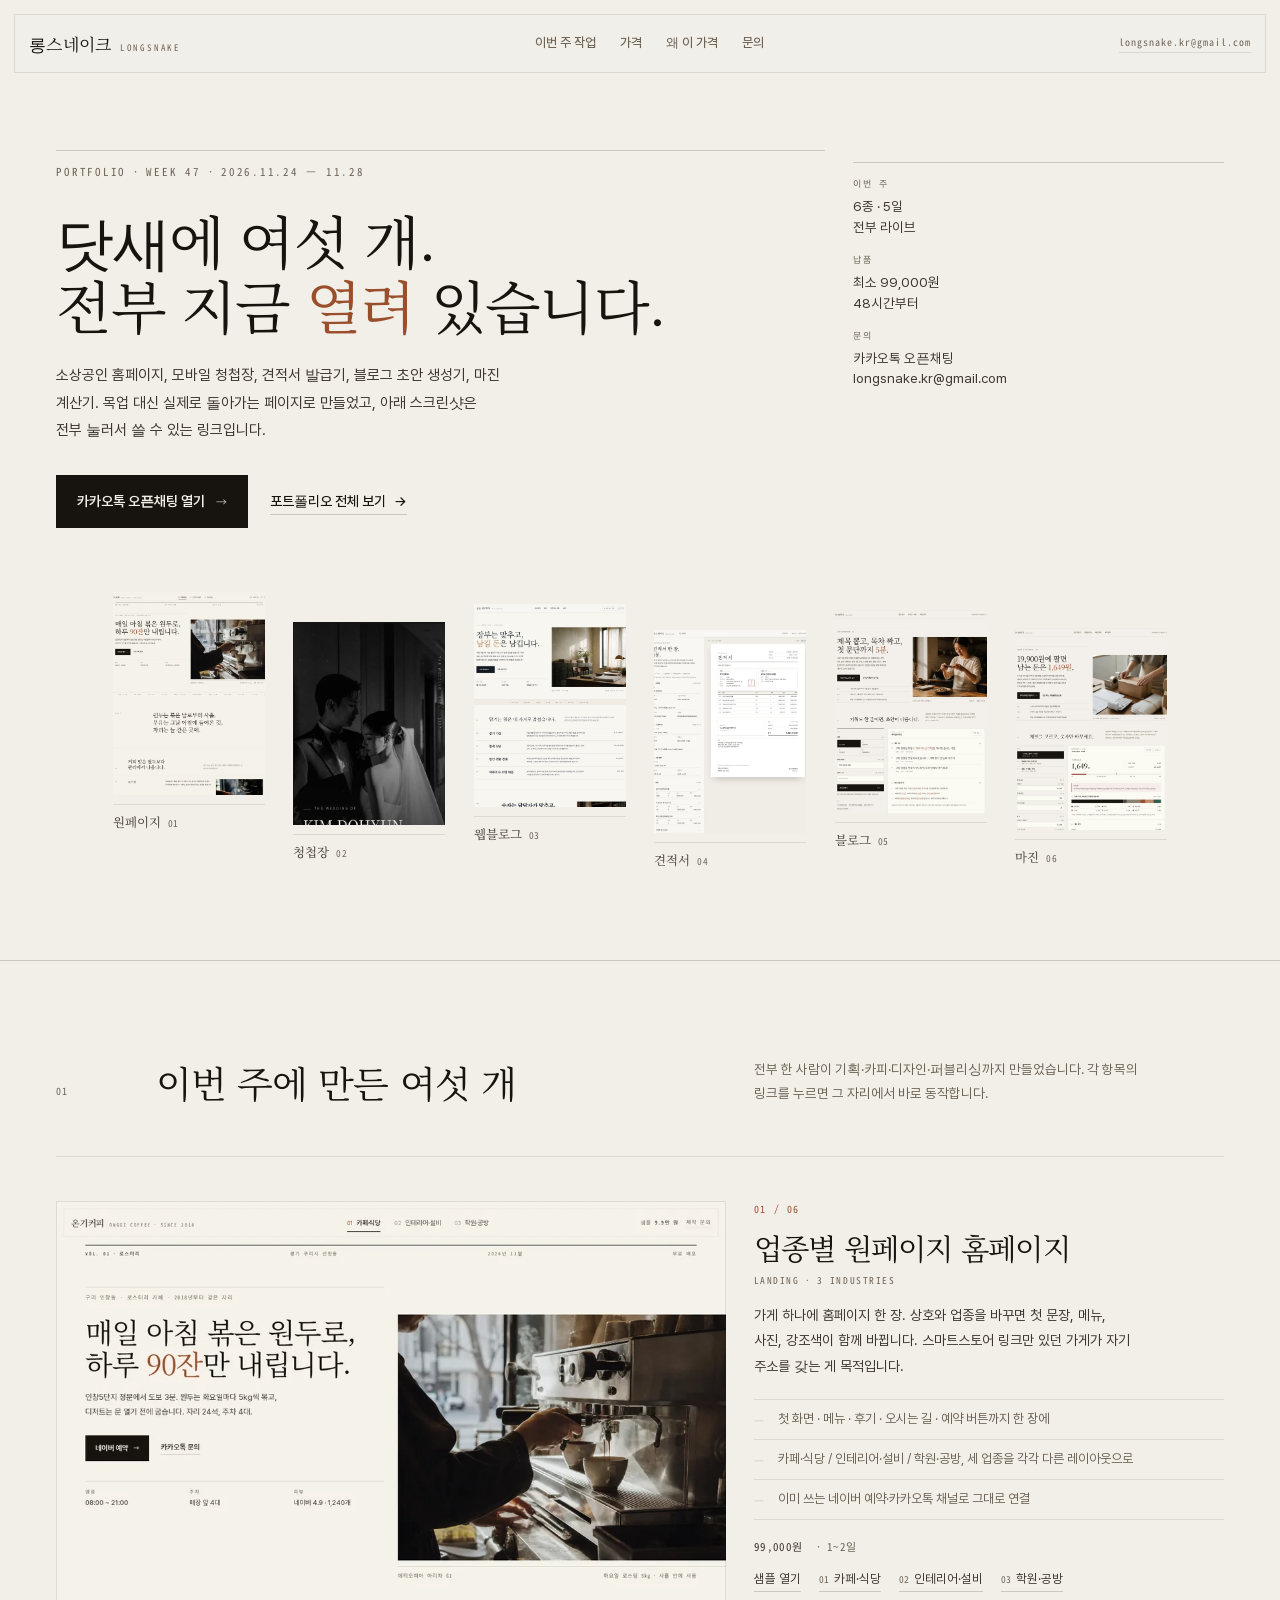
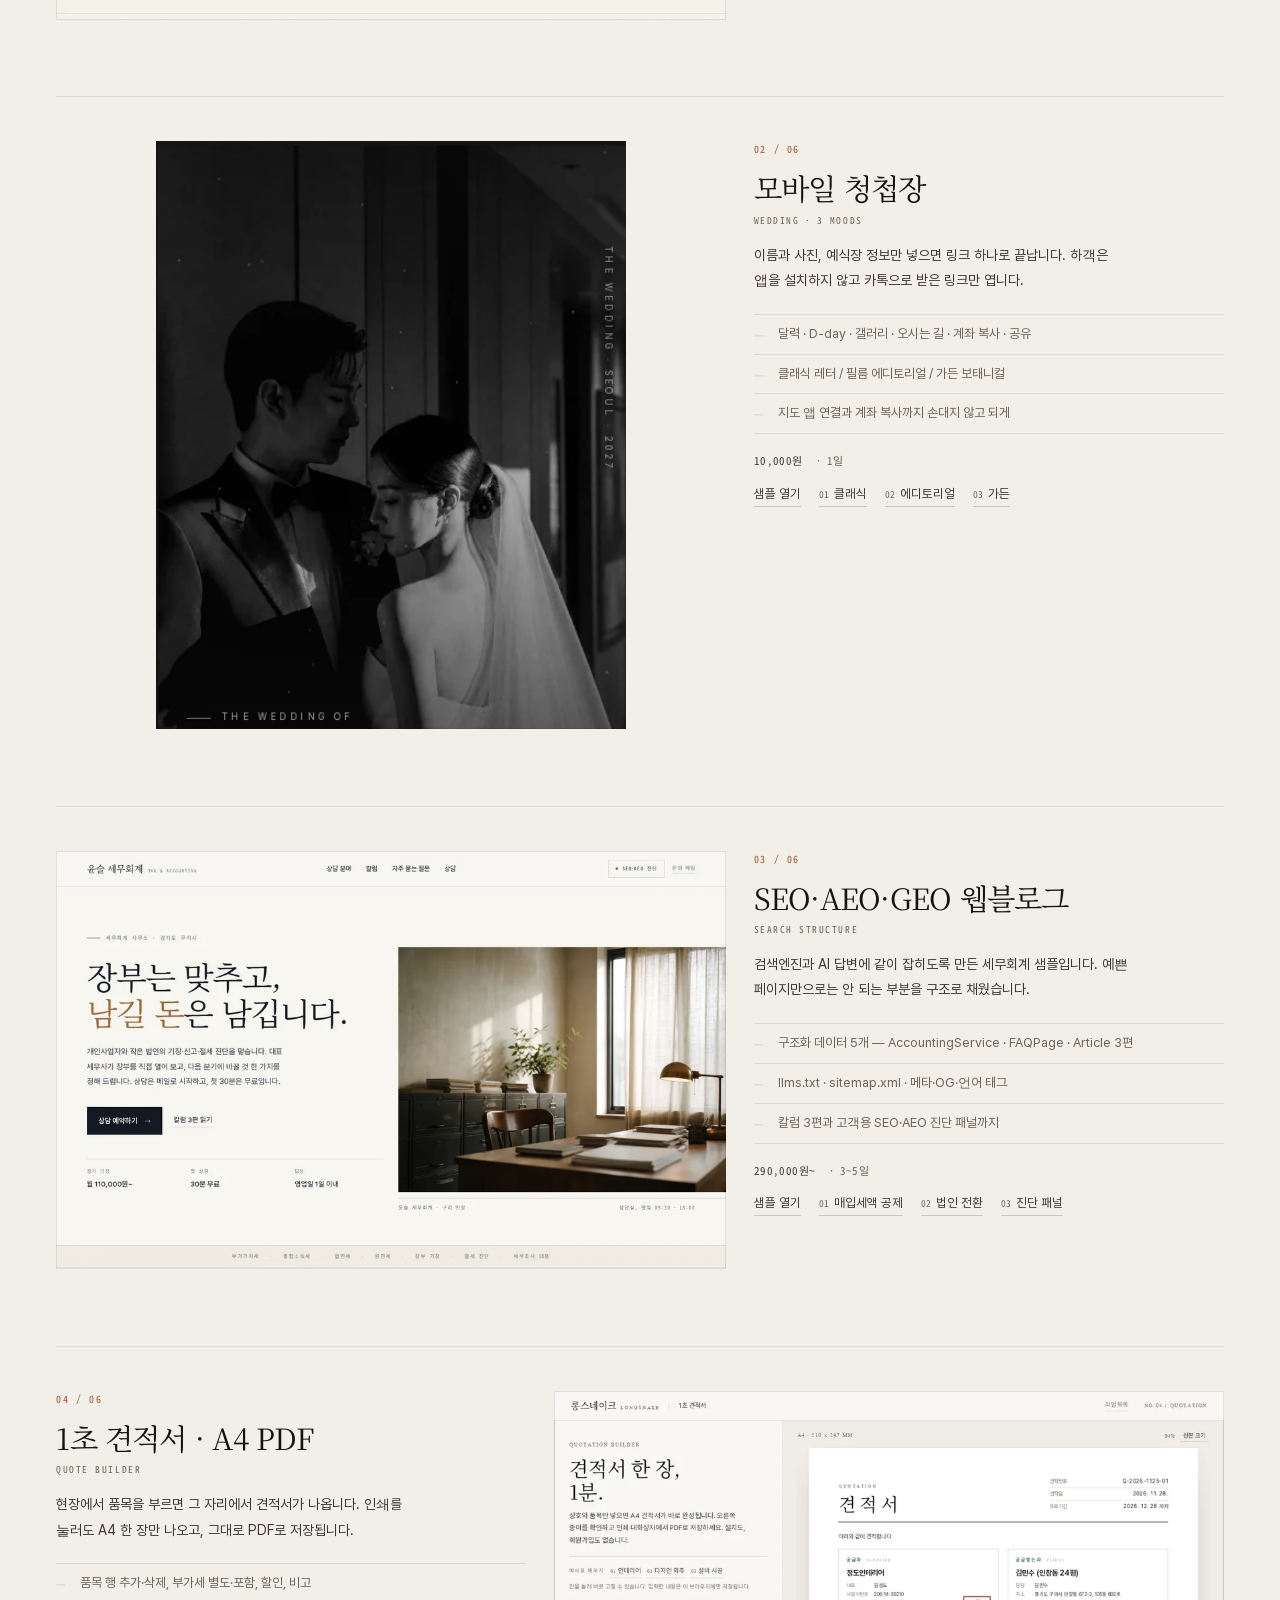
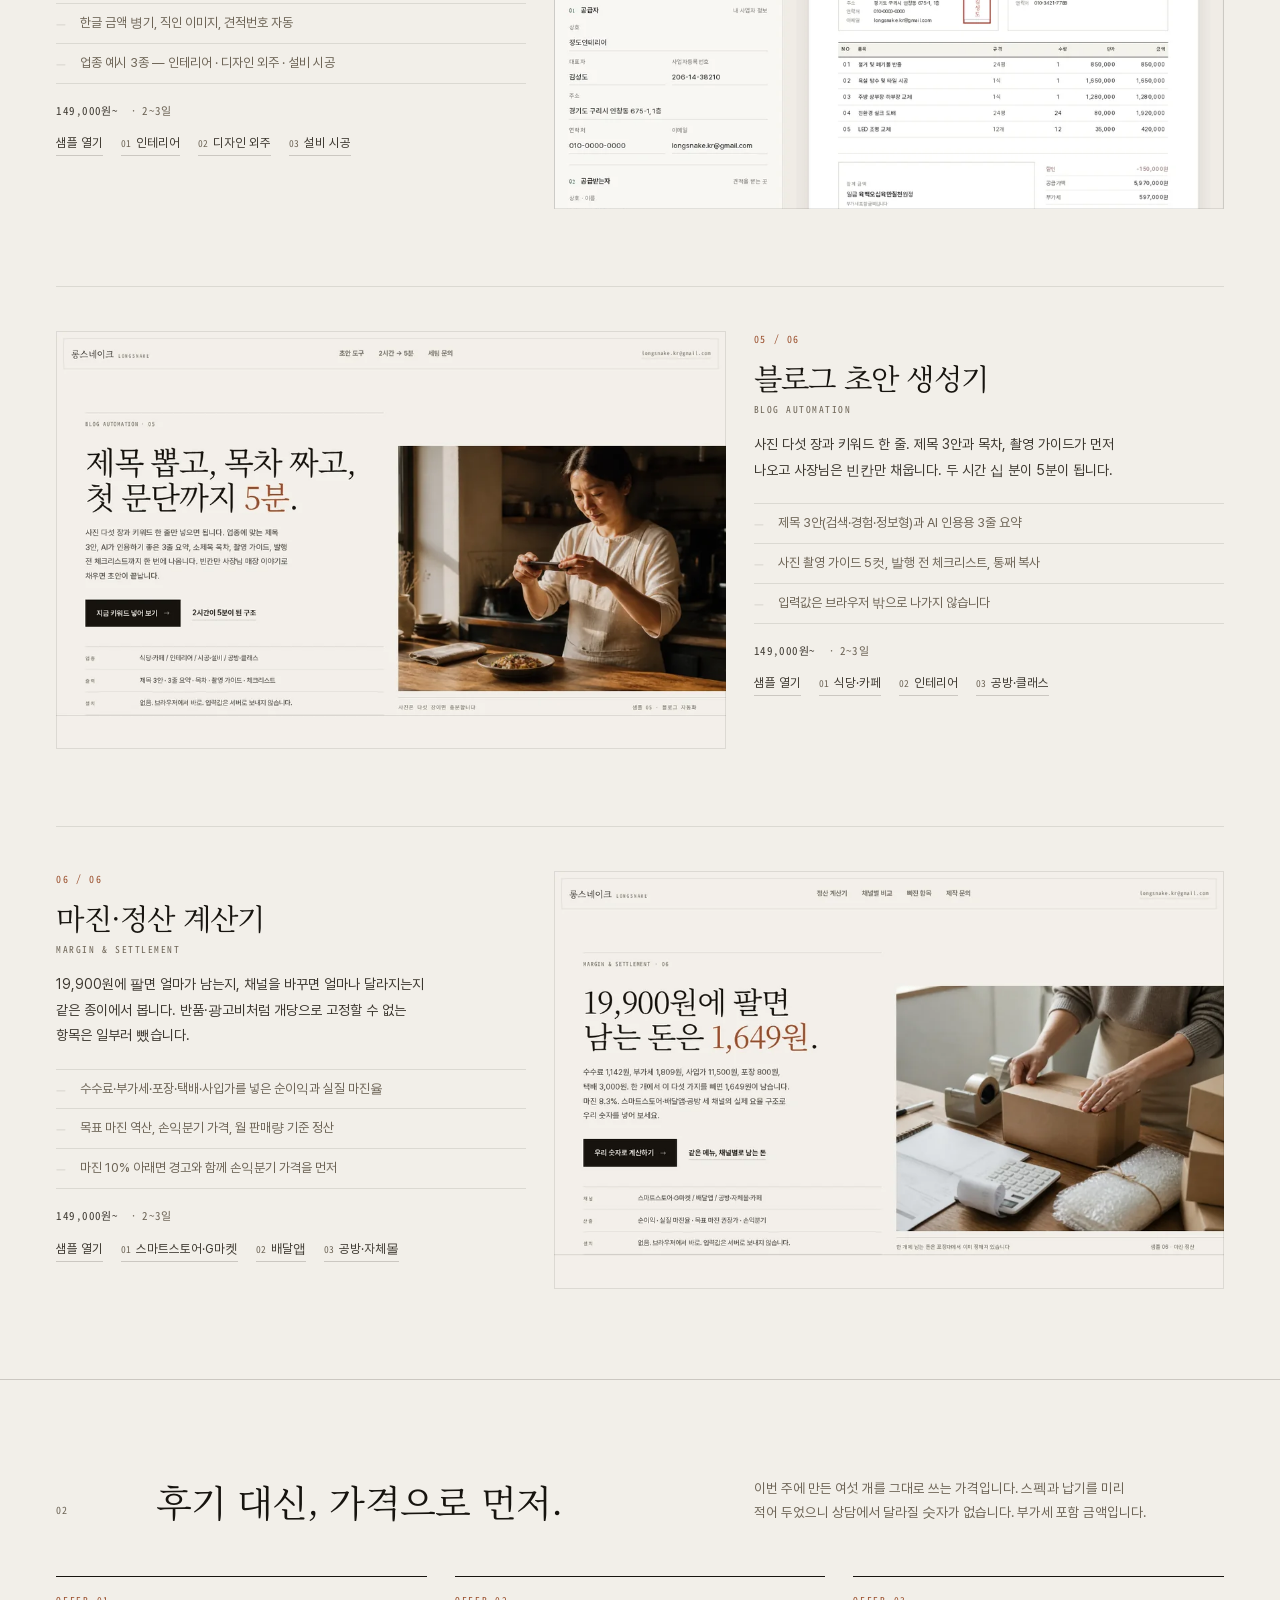
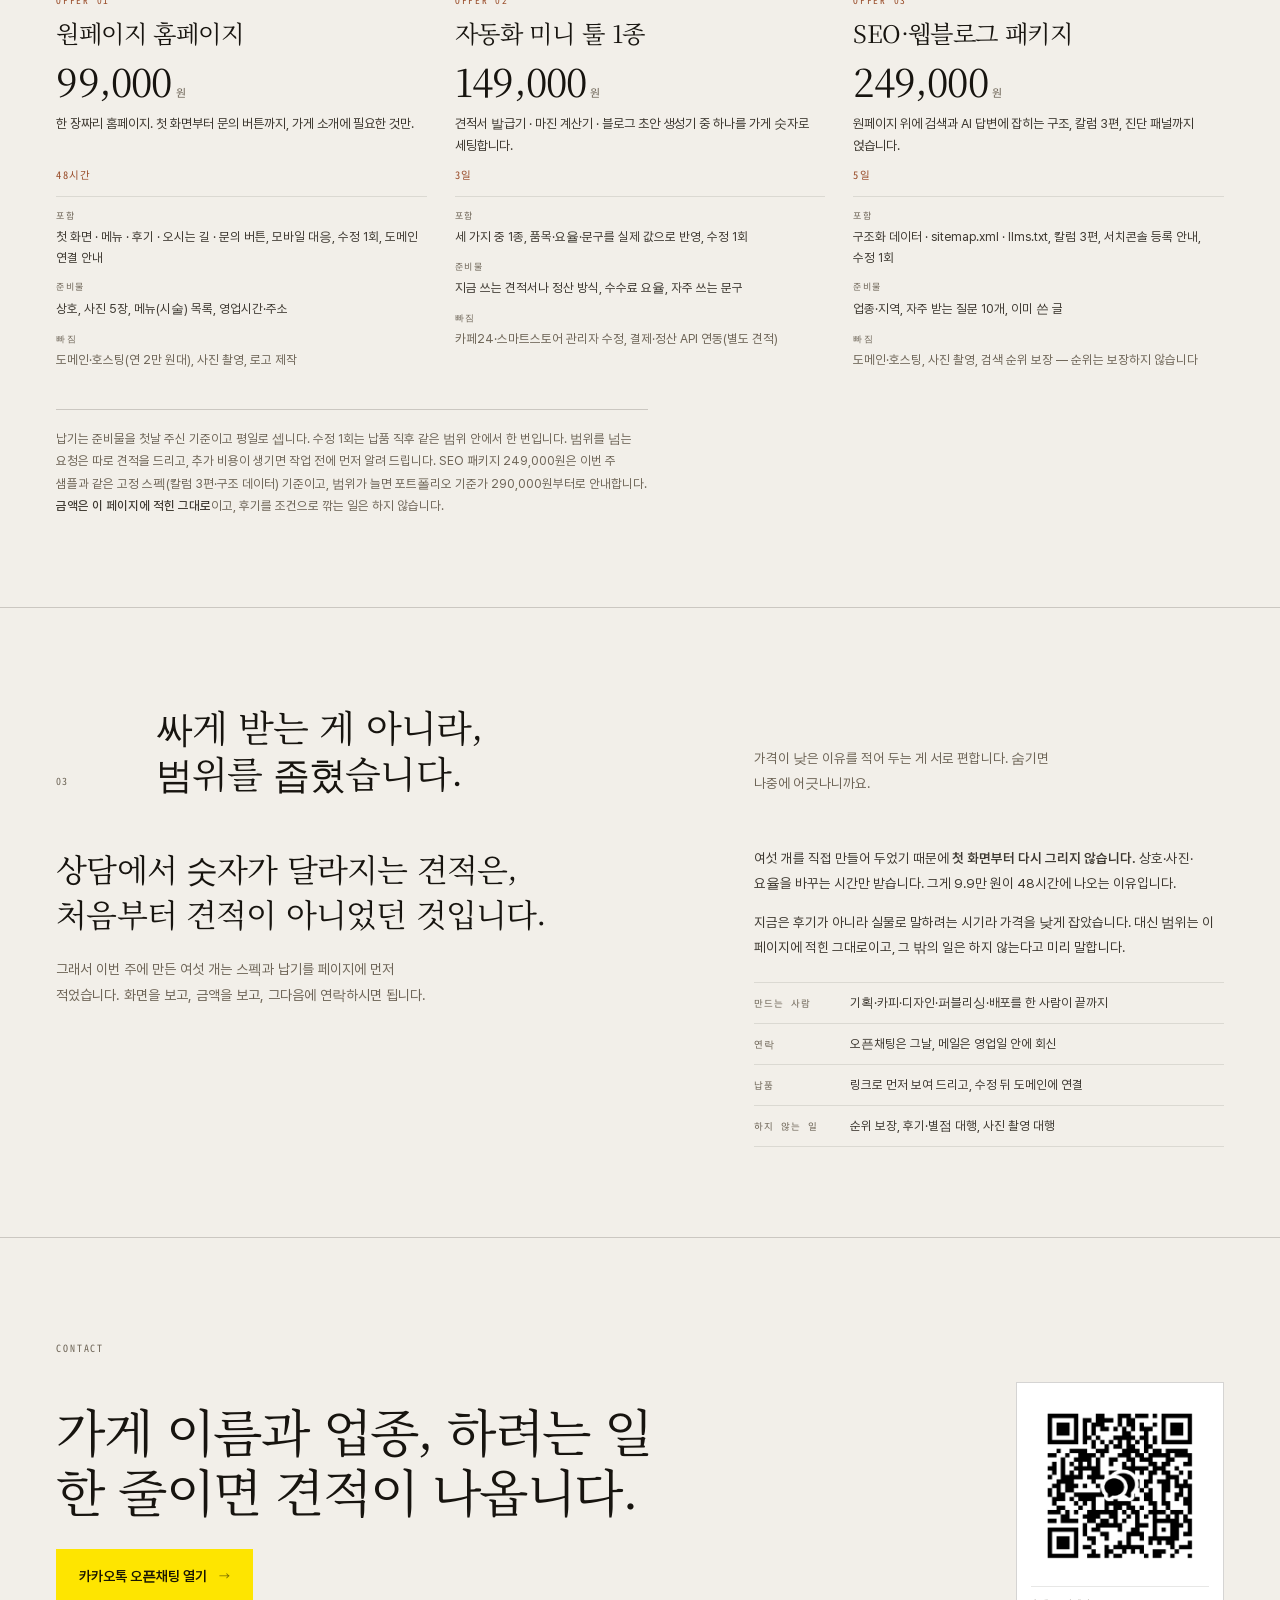
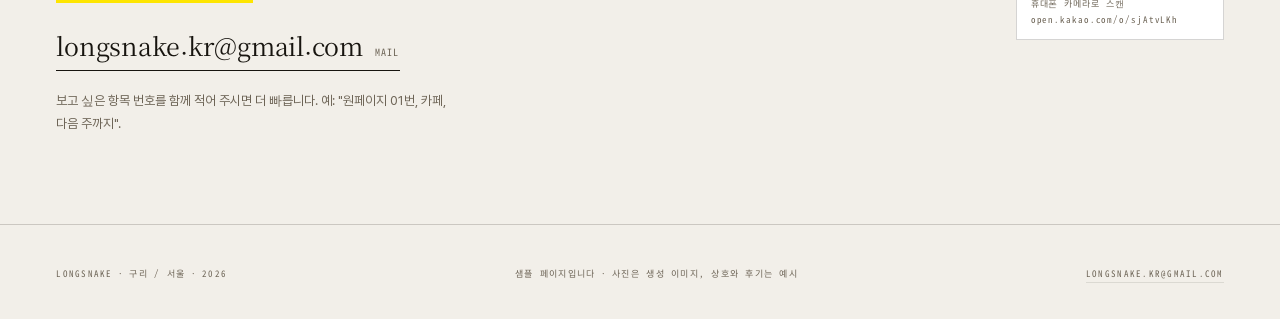
<file: 07-weekly-offer/index.html>
<!DOCTYPE html>
<html lang="ko">
<head>
<meta charset="utf-8">
<meta name="viewport" content="width=device-width, initial-scale=1">
<title>이번 주 작업 6종 · 9.9만 원부터 48시간 납품 — 롱스네이크</title>
<meta name="description" content="2026년 11월 24일부터 28일까지 만든 소상공인 홈페이지·청첩장·견적서 발급기·블로그 초안 생성기·마진 계산기 6종을 한 번에. 전부 지금 열리는 페이지이고, 원페이지 9.9만 원 48시간부터 고정 스펙으로 받습니다.">
<meta name="theme-color" content="#F2EFE9">
<meta property="og:type" content="website">
<meta property="og:title" content="이번 주 작업 6종 · 9.9만 원부터 48시간 납품">
<meta property="og:description" content="닷새 동안 만든 여섯 개. 목업 없이 전부 열리는 페이지입니다. 원페이지 9.9만 원 / 자동화 툴 14.9만 원 / SEO·웹블로그 24.9만 원.">
<meta property="og:image" content="https://jackdinealkim.github.io/jd-portfolio/07-weekly-offer/assets/img/shot-01.webp">
<link rel="icon" href="../01-store-landing/assets/favicon-32.png" sizes="32x32">
<link rel="apple-touch-icon" href="../01-store-landing/assets/apple-touch-icon.png">
<script type="application/ld+json">
{
  "@context": "https://schema.org",
  "@type": "ItemList",
  "name": "롱스네이크 2026년 11월 넷째 주 제작물",
  "itemListElement": [
    {"@type":"ListItem","position":1,"name":"업종별 원페이지 홈페이지 3종","url":"https://jackdinealkim.github.io/jd-portfolio/01-store-landing/"},
    {"@type":"ListItem","position":2,"name":"모바일 청첩장 3종","url":"https://jackdinealkim.github.io/jd-portfolio/02-wedding-invite/"},
    {"@type":"ListItem","position":3,"name":"SEO·웹블로그 홈페이지","url":"https://jackdinealkim.github.io/jd-portfolio/03-seo-webblog/"},
    {"@type":"ListItem","position":4,"name":"1초 견적서 A4 PDF 발급기","url":"https://jackdinealkim.github.io/jd-portfolio/04-quote-pdf/"},
    {"@type":"ListItem","position":5,"name":"블로그 초안 생성기","url":"https://jackdinealkim.github.io/jd-portfolio/05-blog-auto/"},
    {"@type":"ListItem","position":6,"name":"마진·정산 계산기","url":"https://jackdinealkim.github.io/jd-portfolio/06-margin-calc/"}
  ],
  "provider": {"@type":"Organization","name":"LONGSNAKE","email":"longsnake.kr@gmail.com","url":"https://jackdinealkim.github.io/jd-portfolio/"}
}
</script>
<style>
@font-face{font-family:"Editorial Serif";font-style:normal;font-weight:400;font-display:swap;src:url("assets/fonts/serif-regular.woff2") format("woff2")}
@font-face{font-family:"UI Sans";font-style:normal;font-weight:400;font-display:swap;src:url("assets/fonts/sans-regular.woff2") format("woff2")}
@font-face{font-family:"UI Sans";font-style:normal;font-weight:500;font-display:swap;src:url("assets/fonts/sans-medium.woff2") format("woff2")}
@font-face{font-family:"UI Sans";font-style:normal;font-weight:600;font-display:swap;src:url("assets/fonts/sans-semibold.woff2") format("woff2")}
@font-face{font-family:"Index Mono";font-style:normal;font-weight:400;font-display:swap;src:url("assets/fonts/mono-regular.woff2") format("woff2")}

:root{
  --paper:#F2EFE9;
  --paper-soft:#E8E4DA;
  --ink:#17140F;
  --ink-2:#3C372F;
  --muted:#6D6456;
  --line:rgba(23,20,15,.18);
  --line-soft:rgba(23,20,15,.10);
  --accent:#9A4E2B;
  --serif:"Editorial Serif","Noto Serif KR","Nanum Myeongjo",serif;
  --sans:"UI Sans","Pretendard","Apple SD Gothic Neo",system-ui,sans-serif;
  --mono:"Index Mono","IBM Plex Mono",ui-monospace,monospace;
  --ease:cubic-bezier(.22,1,.36,1);
  --pad:clamp(20px,4.4vw,64px);
  --gut:clamp(16px,2.2vw,32px);
  --maxw:1408px;
}
*,*::before,*::after{box-sizing:border-box}
html{-webkit-text-size-adjust:100%;scroll-behavior:smooth}
body{margin:0;overflow-x:clip;background:var(--paper);color:var(--ink);font-family:var(--sans);font-size:16px;line-height:1.6;word-break:keep-all;overflow-wrap:break-word;-webkit-font-smoothing:antialiased}
img{display:block;max-width:100%;height:auto}
a{color:inherit}
h1,h2,h3,h4,p,figure,dl,dd,dt{margin:0}
ul,ol{margin:0;padding:0;list-style:none}
:focus-visible{outline:1px solid var(--ink);outline-offset:3px}
.skip{position:absolute;left:-9999px;top:0;background:var(--ink);color:var(--paper);padding:12px 16px;z-index:100}
.skip:focus{left:16px;top:16px}

.bar{position:fixed;z-index:50;top:14px;left:50%;transform:translateX(-50%);width:min(var(--maxw),calc(100% - 28px));display:grid;grid-template-columns:auto 1fr auto;align-items:center;gap:16px;padding:10px 14px;border:1px solid var(--line-soft);background:rgba(242,239,233,.86);-webkit-backdrop-filter:blur(18px) saturate(1.05);backdrop-filter:blur(18px) saturate(1.05)}
.mark{display:flex;align-items:baseline;gap:8px;text-decoration:none;white-space:nowrap}
.mark b{font-family:var(--serif);font-weight:400;font-size:17px;letter-spacing:.02em}
.mark span{font-family:var(--mono);font-size:9px;letter-spacing:.2em;color:var(--muted)}
.nav{display:flex;justify-self:center;gap:2px}
.nav a{position:relative;padding:8px 11px;font-size:13px;font-weight:500;text-decoration:none;color:var(--muted);white-space:nowrap;transition:color .3s var(--ease)}
.nav a::after{content:"";position:absolute;left:11px;right:11px;bottom:0;height:1px;background:var(--ink);transform:scaleX(0);transform-origin:left;transition:transform .5s var(--ease)}
.nav a:hover{color:var(--ink)}
.nav a:hover::after{transform:scaleX(1)}
.bar__mail{font-family:var(--mono);font-size:10px;letter-spacing:.1em;color:var(--muted);text-decoration:none;border-bottom:1px solid var(--line-soft);padding-bottom:2px;white-space:nowrap}
.bar__mail:hover{color:var(--ink);border-color:var(--ink)}

main{max-width:var(--maxw);margin:0 auto}

.hero{padding:clamp(100px,12vw,150px) var(--pad) 0}
.hero__grid{display:grid;grid-template-columns:repeat(12,1fr);column-gap:var(--gut);align-items:start}
.kicker{padding-top:12px;border-top:1px solid var(--line);font-family:var(--mono);font-size:11px;letter-spacing:.16em;color:var(--muted)}
.hero__text{grid-column:1/9}
.display{font-family:var(--serif);font-weight:400;font-size:clamp(34px,4.5vw,64px);line-height:1.14;letter-spacing:-.03em;margin-top:26px;text-wrap:balance}
.display span{display:block}
.display em{font-style:normal;color:var(--accent)}
.lede{margin-top:24px;max-width:50ch;font-size:15px;line-height:1.85;color:var(--ink-2);text-wrap:pretty}
.acts{display:flex;align-items:center;gap:22px;margin-top:30px;flex-wrap:wrap}
.btn{display:inline-flex;align-items:center;gap:11px;padding:14px 20px;background:var(--ink);color:var(--paper);border:1px solid var(--ink);font-size:14px;font-weight:600;text-decoration:none;transition:transform .3s var(--ease),background .3s var(--ease),border-color .3s var(--ease)}
.btn:hover{transform:translateY(-2px);background:var(--accent);border-color:var(--accent);color:#F7F3EA}
.btn__arw{font-family:var(--mono);font-size:11px;font-weight:400;opacity:.75}
.link{display:inline-flex;align-items:center;gap:8px;font-size:14px;font-weight:500;text-decoration:none;border-bottom:1px solid var(--line);padding:2px 0;transition:color .3s var(--ease),border-color .3s var(--ease)}
.link:hover{color:var(--accent);border-color:var(--accent)}
.hero__side{grid-column:9/13;padding-top:14px;border-top:1px solid var(--line);margin-top:12px}
.hero__side>div+div{margin-top:16px}
.hero__side dt{font-family:var(--mono);font-size:9px;letter-spacing:.18em;color:var(--muted);text-transform:uppercase}
.hero__side dd{margin:5px 0 0;font-size:13.5px;line-height:1.5;color:var(--ink-2)}

/* strip: six screens */
.strip{display:grid;grid-template-columns:repeat(6,1fr);gap:var(--gut);padding:clamp(40px,5vw,64px) var(--pad) 0;align-items:start}
.strip a{text-decoration:none;display:block}
.strip figure{overflow:hidden;background:var(--paper-soft);aspect-ratio:3/4}
.strip img{width:100%;height:100%;object-fit:cover;object-position:50% 0;transition:transform .9s var(--ease)}
.strip a:hover img{transform:scale(1.04)}
.strip figcaption{display:flex;align-items:baseline;gap:7px;margin-top:9px;padding-top:7px;border-top:1px solid var(--line-soft);font-family:var(--mono);font-size:9.5px;letter-spacing:.08em;color:var(--muted)}
.strip figcaption b{font-family:var(--serif);font-weight:400;font-size:12.5px;letter-spacing:0;color:var(--ink-2);white-space:nowrap;overflow:hidden;text-overflow:ellipsis}
.strip a:nth-child(1) figure{margin-top:0}
.strip a:nth-child(2) figure{margin-top:clamp(0px,2.4vw,34px)}
.strip a:nth-child(3) figure{margin-top:clamp(0px,1vw,14px)}
.strip a:nth-child(4) figure{margin-top:clamp(0px,3vw,44px)}
.strip a:nth-child(5) figure{margin-top:clamp(0px,1.4vw,20px)}
.strip a:nth-child(6) figure{margin-top:clamp(0px,2.8vw,40px)}

.sec{padding:clamp(64px,7.5vw,104px) var(--pad) 0;border-top:1px solid var(--line);margin-top:clamp(56px,7vw,92px)}
.sec__head{display:grid;grid-template-columns:repeat(12,1fr);column-gap:var(--gut);row-gap:14px;align-items:end;margin-bottom:clamp(30px,4vw,52px)}
.sec__no{grid-column:1/2;font-family:var(--mono);font-size:10px;letter-spacing:.1em;color:var(--muted);padding-bottom:6px}
.sec__title{grid-column:2/8;font-family:var(--serif);font-weight:400;font-size:clamp(24px,2.9vw,40px);line-height:1.22;letter-spacing:-.025em;text-wrap:balance}
.sec__desc{grid-column:8/13;color:var(--muted);font-size:13.5px;line-height:1.8;max-width:44ch;text-wrap:pretty}

/* work rows */
.work{display:grid;grid-template-columns:repeat(12,1fr);column-gap:var(--gut);row-gap:clamp(20px,3vw,34px);align-items:start;padding-top:clamp(30px,4vw,44px);border-top:1px solid var(--line-soft)}
.work+.work{margin-top:clamp(48px,6vw,84px)}
.work__fig{grid-column:1/8;overflow:hidden;background:var(--paper-soft);position:relative;aspect-ratio:16/10}
.work__fig img{width:100%;height:100%;object-fit:cover;object-position:50% 0}
.work__fig::after{content:"";position:absolute;inset:0;border:1px solid rgba(23,20,15,.10);pointer-events:none}
.work--flip .work__fig{grid-column:6/13;order:2}
.work--portrait .work__fig{grid-column:2/7;aspect-ratio:4/5}
.work__body{grid-column:8/13}
.work--flip .work__body{grid-column:1/6;order:1}
.work__no{font-family:var(--mono);font-size:10px;letter-spacing:.16em;color:var(--accent)}
.work__body h3{font-family:var(--serif);font-weight:400;font-size:clamp(23px,2.3vw,32px);line-height:1.24;letter-spacing:-.026em;margin-top:12px}
.work__body h3 small{display:block;margin-top:9px;font-family:var(--mono);font-size:9.5px;letter-spacing:.16em;color:var(--muted);text-transform:uppercase}
.work__lede{margin-top:16px;font-size:14px;line-height:1.82;color:var(--ink-2);max-width:42ch;text-wrap:pretty}
.work__list{margin-top:20px;border-top:1px solid var(--line-soft)}
.work__list li{padding:9px 0;border-bottom:1px solid var(--line-soft);font-size:13px;line-height:1.6;color:var(--muted);display:grid;grid-template-columns:14px 1fr;column-gap:10px}
.work__list li::before{content:"—";font-family:var(--mono);color:var(--line);font-size:11px;line-height:1.9}
.work__meta{display:flex;align-items:baseline;gap:14px;margin-top:18px;font-family:var(--mono);font-size:11px;letter-spacing:.04em;color:var(--ink-2)}
.work__meta .d{color:var(--muted)}
.work__links{display:flex;flex-wrap:wrap;gap:8px 18px;margin-top:14px}
.work__links a{font-size:12.5px;text-decoration:none;border-bottom:1px solid var(--line);padding-bottom:2px;color:var(--ink-2);transition:color .3s var(--ease),border-color .3s var(--ease)}
.work__links a:hover{color:var(--accent);border-color:var(--accent)}
.work__links a span{font-family:var(--mono);font-size:9.5px;color:var(--muted);margin-right:5px}
.work__caption{grid-column:1/8;margin-top:10px;display:flex;justify-content:space-between;gap:16px;padding-top:9px;border-top:1px solid var(--line);font-family:var(--mono);font-size:9.5px;letter-spacing:.1em;color:var(--muted)}
.work--flip .work__caption{grid-column:6/13;order:3}
.work__caption span:last-child{text-align:right}

/* offer */
.offers{display:grid;grid-template-columns:repeat(3,1fr);column-gap:var(--gut);row-gap:26px;align-items:start}
.offer{border-top:1.5px solid var(--ink);padding-top:16px;display:flex;flex-direction:column}
.offer__no{font-family:var(--mono);font-size:9.5px;letter-spacing:.18em;color:var(--accent)}
.offer h3{font-family:var(--serif);font-weight:400;font-size:clamp(20px,1.9vw,26px);line-height:1.25;letter-spacing:-.024em;margin-top:10px}
.offer__price{font-family:var(--serif);font-size:clamp(30px,3vw,40px);line-height:1;letter-spacing:-.02em;margin-top:14px}
.offer__price small{font-family:var(--mono);font-size:11px;letter-spacing:.04em;color:var(--muted);margin-left:4px}
.offer__lead{margin-top:12px;font-size:13px;line-height:1.7;color:var(--ink-2);min-height:3.4em}
.offer__days{font-family:var(--mono);font-size:10.5px;letter-spacing:.12em;color:var(--accent);margin-top:10px;padding-bottom:12px;border-bottom:1px solid var(--line-soft)}
.offer dl{margin-top:12px;display:grid;row-gap:12px}
.offer dt{font-family:var(--mono);font-size:9px;letter-spacing:.16em;color:var(--muted)}
.offer dd{margin-top:4px;font-size:12.5px;line-height:1.66;color:var(--ink-2)}
.offer dd.out{color:var(--muted)}
.offers__note{margin-top:clamp(26px,3vw,38px);padding-top:18px;border-top:1px solid var(--line);font-size:12.5px;line-height:1.8;color:var(--muted);max-width:74ch}
.offers__note b{font-weight:500;color:var(--ink-2)}

/* note / why */
.why{display:grid;grid-template-columns:repeat(12,1fr);column-gap:var(--gut);row-gap:22px;align-items:start}
.why__q{grid-column:1/7}
.why__q p{font-family:var(--serif);font-size:clamp(22px,2.5vw,32px);line-height:1.42;letter-spacing:-.026em;text-wrap:balance}
.why__q p+p{margin-top:20px;font-family:var(--sans);font-size:14px;line-height:1.85;letter-spacing:0;color:var(--muted)}
.why__body{grid-column:8/13}
.why__body p{font-size:13.5px;line-height:1.85;color:var(--ink-2)}
.why__body p+p{margin-top:14px}
.why__body b{font-weight:600}
.why__list{margin-top:22px;border-top:1px solid var(--line-soft)}
.why__list div{display:grid;grid-template-columns:82px 1fr;column-gap:14px;padding:10px 0;border-bottom:1px solid var(--line-soft);font-size:12.5px;line-height:1.6}
.why__list dt{font-family:var(--mono);font-size:9.5px;letter-spacing:.14em;color:var(--muted);padding-top:3px}
.why__list dd{color:var(--ink-2)}

/* contact */
.contact{padding:clamp(64px,8vw,110px) var(--pad) clamp(56px,7vw,88px);border-top:1px solid var(--line);margin-top:clamp(56px,7vw,92px)}
.contact__kick{font-family:var(--mono);font-size:10px;letter-spacing:.18em;color:var(--muted);text-transform:uppercase}
.contact h2{font-family:var(--serif);font-weight:400;font-size:clamp(28px,4vw,54px);line-height:1.18;letter-spacing:-.03em;margin-top:18px;max-width:22ch;text-wrap:balance}
.contact__grid{display:grid;grid-template-columns:repeat(12,1fr);column-gap:var(--gut);row-gap:clamp(28px,4vw,44px);align-items:start;margin-top:26px}
.contact__body{grid-column:1/8}
.contact__ways{display:flex;align-items:center;gap:16px;flex-wrap:wrap;margin-top:28px}
.kbtn{display:inline-flex;align-items:center;gap:12px;padding:15px 22px;background:#FEE500;color:#191600;border:1px solid #FEE500;font-size:14px;font-weight:600;text-decoration:none;transition:transform .3s var(--ease),background .3s var(--ease),border-color .3s var(--ease)}
.kbtn:hover{transform:translateY(-2px);background:#FFEA5C;border-color:#FFEA5C}
.kbtn__arw{font-family:var(--mono);font-size:11px;font-weight:400;opacity:.6}
.contact__mail{display:inline-flex;align-items:baseline;gap:12px;margin-top:22px;font-family:var(--serif);font-size:clamp(17px,2vw,25px);letter-spacing:-.01em;text-decoration:none;border-bottom:1px solid var(--ink);padding-bottom:5px;transition:color .3s var(--ease),border-color .3s var(--ease);overflow-wrap:anywhere}
.contact__mail:hover{color:var(--accent);border-color:var(--accent)}
.contact__mail span{font-family:var(--mono);font-size:10px;letter-spacing:.12em;color:var(--muted)}
.contact__note{margin-top:18px;font-size:13px;line-height:1.8;color:var(--muted);max-width:50ch}
.qrcard{grid-column:9/13;justify-self:end;width:clamp(170px,18vw,208px);padding:14px 14px 12px;background:#fff;border:1px solid var(--line)}
.qrcard img{width:100%;height:auto}
.qrcard__cap{margin-top:11px;padding-top:9px;border-top:1px solid var(--line-soft);font-family:var(--mono);font-size:9px;line-height:1.75;letter-spacing:.1em;color:var(--muted);word-break:break-all}

.foot{max-width:var(--maxw);margin:0 auto;padding:40px var(--pad) 36px;border-top:1px solid var(--line)}
.foot__base{display:flex;justify-content:space-between;gap:16px;flex-wrap:wrap;font-family:var(--mono);font-size:9px;letter-spacing:.14em;color:var(--muted);text-transform:uppercase;line-height:1.9}
.foot__base a{text-decoration:none;border-bottom:1px solid var(--line-soft)}

[data-rv]{opacity:0;transform:translateY(24px);transition:opacity .8s var(--ease),transform .8s var(--ease)}
[data-rv].on{opacity:1;transform:none}

@media (max-width:1080px){
  .hero__text{grid-column:1/9}
  .hero__side{grid-column:9/13}
  .work__fig,.work--flip .work__fig{grid-column:1/8}
  .work--portrait .work__fig{grid-column:1/8;aspect-ratio:4/5}
  .work__body,.work--flip .work__body{grid-column:8/13}
  .work--flip .work__fig{order:1}
  .work--flip .work__body{order:2}
  .work__caption,.work--flip .work__caption{grid-column:1/8;order:3}
}
@media (max-width:860px){
  .bar{grid-template-columns:auto 1fr;gap:8px;padding:8px 10px;top:8px}
  .bar__mail{display:none}
  .nav{justify-self:end;gap:0}
  .nav a{padding:7px 7px;font-size:12px}
  .hero{padding-top:100px}
  .hero__grid{grid-template-columns:1fr}
  .hero__text,.hero__side{grid-column:1/-1}
  .hero__side{display:grid;grid-template-columns:repeat(3,1fr);gap:16px 14px;margin-top:28px;padding-top:14px}
  .hero__side>div+div{margin-top:0}
  .hero__side dd{margin-top:4px;font-size:12px}
  .display{font-size:clamp(31px,8vw,44px)}
  .strip{grid-template-columns:repeat(3,1fr);row-gap:20px}
  .strip a figure{margin-top:0!important}
  .strip img{object-position:50% 0}
  .sec__head{grid-template-columns:1fr;row-gap:10px}
  .sec__no,.sec__title,.sec__desc{grid-column:1/-1}
  .work{grid-template-columns:1fr}
  .work__fig,.work__body,.work--flip .work__fig,.work--flip .work__body{grid-column:1/-1;order:1}
  .work__body{order:2}
  .work__caption,.work--flip .work__caption{grid-column:1/-1;order:3}
  .work__lede,.work__body p{max-width:none}
  .offers{grid-template-columns:1fr;row-gap:34px}
  .offer__lead{min-height:0}
  .why{grid-template-columns:1fr}
  .why__q,.why__body{grid-column:1/-1}
  .contact__grid{grid-template-columns:1fr;row-gap:24px}
  .contact__body,.qrcard{grid-column:1/-1}
  .qrcard{justify-self:stretch;width:100%;display:flex;align-items:center;gap:14px;padding:12px}
  .qrcard img{width:84px;flex:none}
  .qrcard__cap{margin-top:0;padding-top:0;border-top:0;flex:1;font-size:9.5px}
  .kbtn{width:100%;justify-content:space-between;padding:15px 18px}
}
@media (max-width:520px){
  .mark span{display:none}
  .nav a{padding:7px 5px;font-size:11px}
  .nav a:nth-child(2){display:none}
}
@media (prefers-reduced-motion:reduce){
  html{scroll-behavior:auto}
  [data-rv]{opacity:1;transform:none;transition:none}
  .strip a:hover img{transform:none}
}
</style>
</head>
<body>
<a class="skip" href="#main">본문으로 건너뛰기</a>

<header class="bar">
  <a class="mark" href="./"><b>롱스네이크</b><span>LONGSNAKE</span></a>
  <nav class="nav" aria-label="페이지 안내">
    <a href="#work">이번 주 작업</a>
    <a href="#offer">가격</a>
    <a href="#why">왜 이 가격</a>
    <a href="#contact">문의</a>
  </nav>
  <a class="bar__mail" href="mailto:longsnake.kr@gmail.com">longsnake.kr@gmail.com</a>
</header>

<main id="main">
  <section class="hero">
    <div class="hero__grid">
      <div class="hero__text">
        <p class="kicker">PORTFOLIO · WEEK 47 · 2026.11.24 — 11.28</p>
        <h1 class="display"><span>닷새에 여섯 개.</span><span>전부 지금 <em>열려</em> 있습니다.</span></h1>
        <p class="lede">소상공인 홈페이지, 모바일 청첩장, 견적서 발급기, 블로그 초안 생성기, 마진 계산기. 목업 대신 실제로 돌아가는 페이지로 만들었고, 아래 스크린샷은 전부 눌러서 쓸 수 있는 링크입니다.</p>
        <div class="acts">
          <a class="btn" href="https://open.kakao.com/o/sjAtvLKh" target="_blank" rel="noopener">카카오톡 오픈채팅 열기<span class="btn__arw" aria-hidden="true">→</span></a>
          <a class="link" href="../">포트폴리오 전체 보기 <span aria-hidden="true">→</span></a>
        </div>
      </div>
      <dl class="hero__side">
        <div><dt>이번 주</dt><dd>6종 · 5일<br>전부 라이브</dd></div>
        <div><dt>납품</dt><dd>최소 99,000원<br>48시간부터</dd></div>
        <div><dt>문의</dt><dd>카카오톡 오픈채팅<br>longsnake.kr@gmail.com</dd></div>
      </dl>
    </div>

    <div class="strip">
      <a href="#work-01"><figure><img src="assets/img/shot-01.webp" alt="카페 원페이지 홈페이지 첫 화면" width="1000" height="1250"></figure><figcaption><b>원페이지</b>01</figcaption></a>
      <a href="#work-02"><figure><img src="assets/img/shot-02.webp" alt="모바일 청첩장 첫 화면" width="428" height="1520"></figure><figcaption><b>청첩장</b>02</figcaption></a>
      <a href="#work-03"><figure><img src="assets/img/shot-03.webp" alt="SEO·웹블로그 홈페이지 첫 화면" width="1000" height="1250"></figure><figcaption><b>웹블로그</b>03</figcaption></a>
      <a href="#work-04"><figure><img src="assets/img/shot-04.webp" alt="견적서 A4 PDF 발급기 화면" width="1000" height="1250"></figure><figcaption><b>견적서</b>04</figcaption></a>
      <a href="#work-05"><figure><img src="assets/img/shot-05.webp" alt="블로그 초안 생성기 화면" width="1000" height="1250"></figure><figcaption><b>블로그</b>05</figcaption></a>
      <a href="#work-06"><figure><img src="assets/img/shot-06.webp" alt="마진·정산 계산기 화면" width="1000" height="1250"></figure><figcaption><b>마진</b>06</figcaption></a>
    </div>
  </section>

  <section class="sec" id="work">
    <header class="sec__head">
      <span class="sec__no">01</span>
      <h2 class="sec__title">이번 주에 만든 여섯 개</h2>
      <p class="sec__desc">전부 한 사람이 기획·카피·디자인·퍼블리싱까지 만들었습니다. 각 항목의 링크를 누르면 그 자리에서 바로 동작합니다.</p>
    </header>

    <article class="work" id="work-01" data-rv>
      <figure class="work__fig"><img src="assets/img/shot-01.webp" alt="카페 원페이지 홈페이지 데스크톱 화면" width="1000" height="1250" loading="lazy"></figure>
      <div class="work__body">
        <p class="work__no">01 / 06</p>
        <h3>업종별 원페이지 홈페이지<small>Landing · 3 industries</small></h3>
        <p class="work__lede">가게 하나에 홈페이지 한 장. 상호와 업종을 바꾸면 첫 문장, 메뉴, 사진, 강조색이 함께 바뀝니다. 스마트스토어 링크만 있던 가게가 자기 주소를 갖는 게 목적입니다.</p>
        <ul class="work__list">
          <li>첫 화면 · 메뉴 · 후기 · 오시는 길 · 예약 버튼까지 한 장에</li>
          <li>카페·식당 / 인테리어·설비 / 학원·공방, 세 업종을 각각 다른 레이아웃으로</li>
          <li>이미 쓰는 네이버 예약·카카오톡 채널로 그대로 연결</li>
        </ul>
        <p class="work__meta">99,000원 <span class="d">· 1~2일</span></p>
        <div class="work__links">
          <a href="../01-store-landing/">샘플 열기</a>
          <a href="../01-store-landing/?ind=cafe"><span>01</span>카페·식당</a>
          <a href="../01-store-landing/?ind=interior"><span>02</span>인테리어·설비</a>
          <a href="../01-store-landing/?ind=clay"><span>03</span>학원·공방</a>
        </div>
      </div>
    </article>

    <article class="work work--portrait" id="work-02" data-rv>
      <figure class="work__fig"><img src="assets/img/shot-02.webp" alt="모바일 청첩장 필름 에디토리얼 템플릿 화면" width="428" height="1520" loading="lazy"></figure>
      <div class="work__body">
        <p class="work__no">02 / 06</p>
        <h3>모바일 청첩장<small>Wedding · 3 moods</small></h3>
        <p class="work__lede">이름과 사진, 예식장 정보만 넣으면 링크 하나로 끝납니다. 하객은 앱을 설치하지 않고 카톡으로 받은 링크만 엽니다.</p>
        <ul class="work__list">
          <li>달력 · D-day · 갤러리 · 오시는 길 · 계좌 복사 · 공유</li>
          <li>클래식 레터 / 필름 에디토리얼 / 가든 보태니컬</li>
          <li>지도 앱 연결과 계좌 복사까지 손대지 않고 되게</li>
        </ul>
        <p class="work__meta">10,000원 <span class="d">· 1일</span></p>
        <div class="work__links">
          <a href="../02-wedding-invite/">샘플 열기</a>
          <a href="../02-wedding-invite/?tpl=classic"><span>01</span>클래식</a>
          <a href="../02-wedding-invite/?tpl=editorial"><span>02</span>에디토리얼</a>
          <a href="../02-wedding-invite/?tpl=garden"><span>03</span>가든</a>
        </div>
      </div>
    </article>

    <article class="work" id="work-03" data-rv>
      <figure class="work__fig"><img src="assets/img/shot-03.webp" alt="세무회계 SEO·웹블로그 홈페이지 화면" width="1000" height="1250" loading="lazy"></figure>
      <div class="work__body">
        <p class="work__no">03 / 06</p>
        <h3>SEO·AEO·GEO 웹블로그<small>Search structure</small></h3>
        <p class="work__lede">검색엔진과 AI 답변에 같이 잡히도록 만든 세무회계 샘플입니다. 예쁜 페이지만으로는 안 되는 부분을 구조로 채웠습니다.</p>
        <ul class="work__list">
          <li>구조화 데이터 5개 — AccountingService · FAQPage · Article 3편</li>
          <li>llms.txt · sitemap.xml · 메타·OG·언어 태그</li>
          <li>칼럼 3편과 고객용 SEO·AEO 진단 패널까지</li>
        </ul>
        <p class="work__meta">290,000원~ <span class="d">· 3~5일</span></p>
        <div class="work__links">
          <a href="../03-seo-webblog/">샘플 열기</a>
          <a href="../03-seo-webblog/#post-1"><span>01</span>매입세액 공제</a>
          <a href="../03-seo-webblog/#post-2"><span>02</span>법인 전환</a>
          <a href="../03-seo-webblog/?insp=1"><span>03</span>진단 패널</a>
        </div>
      </div>
    </article>

    <article class="work work--flip" id="work-04" data-rv>
      <figure class="work__fig"><img src="assets/img/shot-04.webp" alt="1초 견적서 A4 PDF 발급기 화면" width="1000" height="1250" loading="lazy"></figure>
      <div class="work__body">
        <p class="work__no">04 / 06</p>
        <h3>1초 견적서 · A4 PDF<small>Quote builder</small></h3>
        <p class="work__lede">현장에서 품목을 부르면 그 자리에서 견적서가 나옵니다. 인쇄를 눌러도 A4 한 장만 나오고, 그대로 PDF로 저장됩니다.</p>
        <ul class="work__list">
          <li>품목 행 추가·삭제, 부가세 별도·포함, 할인, 비고</li>
          <li>한글 금액 병기, 직인 이미지, 견적번호 자동</li>
          <li>업종 예시 3종 — 인테리어 · 디자인 외주 · 설비 시공</li>
        </ul>
        <p class="work__meta">149,000원~ <span class="d">· 2~3일</span></p>
        <div class="work__links">
          <a href="../04-quote-pdf/">샘플 열기</a>
          <a href="../04-quote-pdf/?sample=interior"><span>01</span>인테리어</a>
          <a href="../04-quote-pdf/?sample=design"><span>02</span>디자인 외주</a>
          <a href="../04-quote-pdf/?sample=facility"><span>03</span>설비 시공</a>
        </div>
      </div>
    </article>

    <article class="work" id="work-05" data-rv>
      <figure class="work__fig"><img src="assets/img/shot-05.webp" alt="블로그 초안 생성기 화면" width="1000" height="1250" loading="lazy"></figure>
      <div class="work__body">
        <p class="work__no">05 / 06</p>
        <h3>블로그 초안 생성기<small>Blog automation</small></h3>
        <p class="work__lede">사진 다섯 장과 키워드 한 줄. 제목 3안과 목차, 촬영 가이드가 먼저 나오고 사장님은 빈칸만 채웁니다. 두 시간 십 분이 5분이 됩니다.</p>
        <ul class="work__list">
          <li>제목 3안(검색·경험·정보형)과 AI 인용용 3줄 요약</li>
          <li>사진 촬영 가이드 5컷, 발행 전 체크리스트, 통째 복사</li>
          <li>입력값은 브라우저 밖으로 나가지 않습니다</li>
        </ul>
        <p class="work__meta">149,000원~ <span class="d">· 2~3일</span></p>
        <div class="work__links">
          <a href="../05-blog-auto/">샘플 열기</a>
          <a href="../05-blog-auto/?ind=restaurant"><span>01</span>식당·카페</a>
          <a href="../05-blog-auto/?ind=interior"><span>02</span>인테리어</a>
          <a href="../05-blog-auto/?ind=workshop"><span>03</span>공방·클래스</a>
        </div>
      </div>
    </article>

    <article class="work work--flip" id="work-06" data-rv>
      <figure class="work__fig"><img src="assets/img/shot-06.webp" alt="마진·정산 계산기 화면" width="1000" height="1250" loading="lazy"></figure>
      <div class="work__body">
        <p class="work__no">06 / 06</p>
        <h3>마진·정산 계산기<small>Margin &amp; settlement</small></h3>
        <p class="work__lede">19,900원에 팔면 얼마가 남는지, 채널을 바꾸면 얼마나 달라지는지 같은 종이에서 봅니다. 반품·광고비처럼 개당으로 고정할 수 없는 항목은 일부러 뺐습니다.</p>
        <ul class="work__list">
          <li>수수료·부가세·포장·택배·사입가를 넣은 순이익과 실질 마진율</li>
          <li>목표 마진 역산, 손익분기 가격, 월 판매량 기준 정산</li>
          <li>마진 10% 아래면 경고와 함께 손익분기 가격을 먼저</li>
        </ul>
        <p class="work__meta">149,000원~ <span class="d">· 2~3일</span></p>
        <div class="work__links">
          <a href="../06-margin-calc/">샘플 열기</a>
          <a href="../06-margin-calc/?ch=market"><span>01</span>스마트스토어·G마켓</a>
          <a href="../06-margin-calc/?ch=delivery"><span>02</span>배달앱</a>
          <a href="../06-margin-calc/?ch=studio"><span>03</span>공방·자체몰</a>
        </div>
      </div>
    </article>
  </section>

  <section class="sec" id="offer">
    <header class="sec__head">
      <span class="sec__no">02</span>
      <h2 class="sec__title">후기 대신, 가격으로 먼저.</h2>
      <p class="sec__desc">이번 주에 만든 여섯 개를 그대로 쓰는 가격입니다. 스펙과 납기를 미리 적어 두었으니 상담에서 달라질 숫자가 없습니다. 부가세 포함 금액입니다.</p>
    </header>

    <div class="offers">
      <div class="offer">
        <p class="offer__no">OFFER 01</p>
        <h3>원페이지 홈페이지</h3>
        <p class="offer__price">99,000<small>원</small></p>
        <p class="offer__lead">한 장짜리 홈페이지. 첫 화면부터 문의 버튼까지, 가게 소개에 필요한 것만.</p>
        <p class="offer__days">48시간</p>
        <dl>
          <div><dt>포함</dt><dd>첫 화면 · 메뉴 · 후기 · 오시는 길 · 문의 버튼, 모바일 대응, 수정 1회, 도메인 연결 안내</dd></div>
          <div><dt>준비물</dt><dd>상호, 사진 5장, 메뉴(시술) 목록, 영업시간·주소</dd></div>
          <div><dt>빠짐</dt><dd class="out">도메인·호스팅(연 2만 원대), 사진 촬영, 로고 제작</dd></div>
        </dl>
      </div>

      <div class="offer">
        <p class="offer__no">OFFER 02</p>
        <h3>자동화 미니 툴 1종</h3>
        <p class="offer__price">149,000<small>원</small></p>
        <p class="offer__lead">견적서 발급기 · 마진 계산기 · 블로그 초안 생성기 중 하나를 가게 숫자로 세팅합니다.</p>
        <p class="offer__days">3일</p>
        <dl>
          <div><dt>포함</dt><dd>세 가지 중 1종, 품목·요율·문구를 실제 값으로 반영, 수정 1회</dd></div>
          <div><dt>준비물</dt><dd>지금 쓰는 견적서나 정산 방식, 수수료 요율, 자주 쓰는 문구</dd></div>
          <div><dt>빠짐</dt><dd class="out">카페24·스마트스토어 관리자 수정, 결제·정산 API 연동(별도 견적)</dd></div>
        </dl>
      </div>

      <div class="offer">
        <p class="offer__no">OFFER 03</p>
        <h3>SEO·웹블로그 패키지</h3>
        <p class="offer__price">249,000<small>원</small></p>
        <p class="offer__lead">원페이지 위에 검색과 AI 답변에 잡히는 구조, 칼럼 3편, 진단 패널까지 얹습니다.</p>
        <p class="offer__days">5일</p>
        <dl>
          <div><dt>포함</dt><dd>구조화 데이터 · sitemap.xml · llms.txt, 칼럼 3편, 서치콘솔 등록 안내, 수정 1회</dd></div>
          <div><dt>준비물</dt><dd>업종·지역, 자주 받는 질문 10개, 이미 쓴 글</dd></div>
          <div><dt>빠짐</dt><dd class="out">도메인·호스팅, 사진 촬영, 검색 순위 보장 — 순위는 보장하지 않습니다</dd></div>
        </dl>
      </div>
    </div>

    <p class="offers__note">납기는 준비물을 첫날 주신 기준이고 평일로 셉니다. 수정 1회는 납품 직후 같은 범위 안에서 한 번입니다. 범위를 넘는 요청은 따로 견적을 드리고, 추가 비용이 생기면 작업 전에 먼저 알려 드립니다. SEO 패키지 249,000원은 이번 주 샘플과 같은 고정 스펙(칼럼 3편·구조 데이터) 기준이고, 범위가 늘면 포트폴리오 기준가 290,000원부터로 안내합니다. <b>금액은 이 페이지에 적힌 그대로</b>이고, 후기를 조건으로 깎는 일은 하지 않습니다.</p>
  </section>

  <section class="sec" id="why">
    <header class="sec__head">
      <span class="sec__no">03</span>
      <h2 class="sec__title">싸게 받는 게 아니라, 범위를 좁혔습니다.</h2>
      <p class="sec__desc">가격이 낮은 이유를 적어 두는 게 서로 편합니다. 숨기면 나중에 어긋나니까요.</p>
    </header>
    <div class="why">
      <div class="why__q" data-rv>
        <p>상담에서 숫자가 달라지는 견적은, 처음부터 견적이 아니었던 것입니다.</p>
        <p>그래서 이번 주에 만든 여섯 개는 스펙과 납기를 페이지에 먼저 적었습니다. 화면을 보고, 금액을 보고, 그다음에 연락하시면 됩니다.</p>
      </div>
      <div class="why__body" data-rv>
        <p>여섯 개를 직접 만들어 두었기 때문에 <b>첫 화면부터 다시 그리지 않습니다.</b> 상호·사진·요율을 바꾸는 시간만 받습니다. 그게 9.9만 원이 48시간에 나오는 이유입니다.</p>
        <p>지금은 후기가 아니라 실물로 말하려는 시기라 가격을 낮게 잡았습니다. 대신 범위는 이 페이지에 적힌 그대로이고, 그 밖의 일은 하지 않는다고 미리 말합니다.</p>
        <div class="why__list">
          <div><dt>만드는 사람</dt><dd>기획·카피·디자인·퍼블리싱·배포를 한 사람이 끝까지</dd></div>
          <div><dt>연락</dt><dd>오픈채팅은 그날, 메일은 영업일 안에 회신</dd></div>
          <div><dt>납품</dt><dd>링크로 먼저 보여 드리고, 수정 뒤 도메인에 연결</dd></div>
          <div><dt>하지 않는 일</dt><dd>순위 보장, 후기·별점 대행, 사진 촬영 대행</dd></div>
        </div>
      </div>
    </div>
  </section>

  <section class="contact" id="contact">
    <p class="contact__kick">CONTACT</p>
    <div class="contact__grid">
      <div class="contact__body">
        <h2>가게 이름과 업종, 하려는 일 한 줄이면 견적이 나옵니다.</h2>
        <div class="contact__ways">
          <a class="kbtn" href="https://open.kakao.com/o/sjAtvLKh" target="_blank" rel="noopener">카카오톡 오픈채팅 열기<span class="kbtn__arw" aria-hidden="true">→</span></a>
        </div>
        <a class="contact__mail" href="mailto:longsnake.kr@gmail.com">longsnake.kr@gmail.com<span>MAIL</span></a>
        <p class="contact__note">보고 싶은 항목 번호를 함께 적어 주시면 더 빠릅니다. 예: "원페이지 01번, 카페, 다음 주까지".</p>
      </div>
      <figure class="qrcard">
        <img src="../assets/kakao-openchat-qr.jpg" alt="카카오톡 오픈채팅으로 연결되는 QR 코드" width="800" height="800" loading="lazy">
        <figcaption class="qrcard__cap">휴대폰 카메라로 스캔<br>open.kakao.com/o/sjAtvLKh</figcaption>
      </figure>
    </div>
  </section>
</main>

<footer class="foot">
  <div class="foot__base">
    <span>LONGSNAKE · 구리 / 서울 · 2026</span>
    <span>샘플 페이지입니다 · 사진은 생성 이미지, 상호와 후기는 예시</span>
    <a href="mailto:longsnake.kr@gmail.com">longsnake.kr@gmail.com</a>
  </div>
</footer>

<script>
(function(){
  "use strict";
  var reduce = window.matchMedia("(prefers-reduced-motion: reduce)").matches;
  if (reduce){ document.querySelectorAll("[data-rv]").forEach(function(e){ e.classList.add("on"); }); return; }
  if (!("IntersectionObserver" in window)){ document.querySelectorAll("[data-rv]").forEach(function(e){ e.classList.add("on"); }); return; }
  var io = new IntersectionObserver(function(es){
    es.forEach(function(e){ if (e.isIntersecting){ e.target.classList.add("on"); io.unobserve(e.target); } });
  }, {rootMargin:"0px 0px -8% 0px", threshold:0.08});
  document.querySelectorAll("[data-rv]").forEach(function(e){ io.observe(e); });
})();
</script>
</body>
</html>
</file>
<file: 02-wedding-invite/assets/invite.css>
/* =========================================================
   모바일 청첩장 3종 — 클래식 레터 / 필름 에디토리얼 / 가든 보태니컬
   LONGSNAKE · 2026
   ========================================================= */

@font-face{font-family:"W Serif KR";font-style:normal;font-weight:400;font-display:swap;
  src:url("fonts/serif-kr-400.woff2") format("woff2");
  unicode-range:U+0020-007E,U+00A0-00FF,U+2000-206F,U+20A0-20BF,U+3000-303F,U+3131-318E,U+AC00-D7A3}
@font-face{font-family:"W Sans KR";font-style:normal;font-weight:400;font-display:swap;
  src:url("fonts/sans-kr-400.woff2") format("woff2");
  unicode-range:U+0020-007E,U+00A0-00FF,U+2000-206F,U+20A0-20BF,U+3000-303F,U+3131-318E,U+AC00-D7A3}
@font-face{font-family:"W Sans KR";font-style:normal;font-weight:600;font-display:swap;
  src:url("fonts/sans-kr-600.woff2") format("woff2");
  unicode-range:U+0020-007E,U+00A0-00FF,U+2000-206F,U+20A0-20BF,U+3000-303F,U+3131-318E,U+AC00-D7A3}
@font-face{font-family:"W Display";font-style:normal;font-weight:300;font-display:swap;
  src:url("fonts/cormorant-300.woff2") format("woff2")}
@font-face{font-family:"W Display";font-style:italic;font-weight:300;font-display:swap;
  src:url("fonts/cormorant-italic-300.woff2") format("woff2")}
@font-face{font-family:"W Bodoni";font-style:normal;font-weight:400;font-display:swap;
  src:url("fonts/bodoni-400.woff2") format("woff2")}

:root{
  --phone:430px;
  --ease:cubic-bezier(.22,.78,.24,1);
  --sans:"W Sans KR","Pretendard","Apple SD Gothic Neo",system-ui,sans-serif;
  --serif:"W Serif KR","Noto Serif KR","Nanum Myeongjo",serif;
  --disp:"W Display","Cormorant Garamond",Georgia,serif;
  --bodoni:"W Bodoni","Bodoni Moda","Didot",Georgia,serif;
}

*,*::before,*::after{box-sizing:border-box}
html{-webkit-text-size-adjust:100%;scroll-behavior:smooth}
body{
  margin:0;background:#e9e1d2;color:#241d16;font-family:var(--sans);
  font-size:15px;line-height:1.6;word-break:keep-all;overflow-wrap:break-word;
  -webkit-font-smoothing:antialiased;transition:background .7s var(--ease);
}
body[data-tpl="classic"]{
  --bg:#f8f4ee;--ink:#241d16;--sub:#54483b;--muted:#9a8873;
  --line:rgba(36,29,22,.18);--line2:rgba(36,29,22,.08);--accent:#a3763f;
  background:radial-gradient(120% 75% at 50% -10%,#f3ece0 0%,#e9e1d2 55%,#e0d5c2 100%);
}
body[data-tpl="editorial"]{
  --bg:#111110;--ink:#f2efe9;--sub:#cbc7bf;--muted:#8c8a84;
  --line:rgba(242,239,233,.2);--line2:rgba(242,239,233,.1);
  background:radial-gradient(120% 75% at 50% -10%,#1b1a17 0%,#0b0b0a 60%);
}
body[data-tpl="garden"]{
  --bg:#f6f3ea;--ink:#2e3a2f;--sub:#4a574b;--muted:#8b9384;--accent:#4b604d;
  --line:rgba(75,96,77,.22);--line2:rgba(75,96,77,.1);
  background:radial-gradient(120% 75% at 50% -10%,#eef0e5 0%,#e2e5da 60%,#d8ddcd 100%);
}
img{display:block;max-width:100%;height:auto}
a{color:inherit}
h1,h2,h3,p,figure,ul,ol{margin:0;padding:0}
ul,ol{list-style:none}
button{font:inherit;color:inherit}
:focus-visible{outline:1px solid currentColor;outline-offset:3px}

/* ---------- desktop shell: template rail + phone ---------- */
.stage{position:relative;min-height:100vh;padding:0 0 64px;display:flex;justify-content:center}
.phone{
  position:relative;width:min(100%,var(--phone));background:var(--bg);color:var(--ink);
  overflow:hidden;isolation:isolate;
  transition:background .7s var(--ease),color .7s var(--ease);
}
.side{display:none}

@media (min-width:1000px){
  .stage{margin-left:266px;padding:44px 24px 72px;align-items:flex-start}
  .side{
    display:flex;flex-direction:column;justify-content:space-between;
    position:fixed;inset:0 auto 0 0;width:266px;padding:48px 30px 36px;z-index:30;
    border-right:1px solid rgba(0,0,0,.08);color:#2b231a;
  }
  body[data-tpl="editorial"] .side{color:#efece4;border-right-color:rgba(255,255,255,.12)}
  body[data-tpl="garden"] .side{color:#2e3a2f;border-right-color:rgba(75,96,77,.18)}
  .phone{
    margin:0 auto;box-shadow:0 40px 80px -34px rgba(46,32,18,.5),0 2px 24px rgba(46,32,18,.08);
  }
}
@media (min-width:1000px){
  .phone::after{content:"";position:absolute;inset:0;pointer-events:none;box-shadow:0 0 0 1px rgba(0,0,0,.06);z-index:20}
}

.side__brand{font-family:var(--disp);font-size:17px;letter-spacing:.22em;opacity:.85}
.side__brand b{font-weight:300}
.side__title{margin-top:34px;font-family:var(--serif);font-size:22px;line-height:1.65;letter-spacing:-.01em}
.side__title em{font-style:normal;display:block;font-size:11px;letter-spacing:.28em;color:currentColor;opacity:.5;margin-top:12px;font-family:var(--sans)}
.side__list{display:grid;gap:2px;margin-top:30px}
.side__btn{
  display:grid;grid-template-columns:26px 1fr;align-items:baseline;gap:10px;
  padding:14px 0;border:0;border-top:1px solid currentColor;background:none;
  text-align:left;cursor:pointer;opacity:.44;transition:opacity .3s var(--ease);
}
.side__btn:last-child{border-bottom:1px solid currentColor}
.side__btn:hover{opacity:.8}
.side__btn.on{opacity:1}
.side__btn i{font-family:var(--disp);font-style:normal;font-size:11px;letter-spacing:.1em;opacity:.7}
.side__btn b{display:block;font-weight:400;font-size:14px;letter-spacing:.02em}
.side__btn em{display:block;font-style:normal;font-family:var(--disp);font-size:11px;letter-spacing:.16em;text-transform:uppercase;opacity:.55;margin-top:3px}
.side__foot{font-size:10.5px;line-height:1.9;letter-spacing:.04em;opacity:.62}
.side__foot a{text-decoration:none;border-bottom:1px solid currentColor}
.side__note{margin-top:14px;font-size:9.5px;letter-spacing:.16em;text-transform:uppercase;opacity:.4}
.side__kakao{display:inline-flex;align-items:center;gap:8px;margin-top:14px;padding:9px 12px;background:#FEE500;color:#191600;border:1px solid #FEE500;font-size:10.5px;font-weight:600;letter-spacing:.02em;text-decoration:none;transition:background .3s var(--ease),border-color .3s var(--ease)}
.side__kakao:hover{background:#FFEA5C;border-color:#FFEA5C}
.side__qr{display:flex;align-items:center;gap:11px;margin-top:14px;padding:8px;border:1px solid currentColor;opacity:.92}
.side__qr img{width:76px;height:76px;object-fit:contain;background:#fff;flex:none}
.side__qr span{font-size:9px;line-height:1.75;letter-spacing:.06em;text-transform:uppercase;opacity:.7}

/* ---------- mobile template bar ---------- */
.bar{display:none}
@media (max-width:999px){
  .bar{
    display:block;position:fixed;top:0;left:0;right:0;z-index:60;
    background:var(--bg);
    background:color-mix(in srgb,var(--bg) 82%,transparent);
    -webkit-backdrop-filter:blur(14px) saturate(1.1);backdrop-filter:blur(14px) saturate(1.1);
    border-bottom:1px solid var(--line2);color:var(--ink);
    transition:transform .45s var(--ease),background .7s var(--ease);
  }
  .bar.hide{transform:translateY(-101%)}
  .bar__in{display:flex;align-items:center;gap:4px;padding:7px 8px}
  .bar__btn{
    flex:1;border:0;background:none;padding:7px 2px;border-radius:2px;cursor:pointer;
    font-size:10.5px;letter-spacing:.02em;color:inherit;opacity:.55;transition:opacity .25s,background .25s;
    white-space:nowrap;
  }
  .bar__btn i{font-style:normal;font-family:var(--disp);font-size:9px;margin-right:4px;opacity:.7}
  .bar__btn.on{opacity:1;background:var(--line2)}
  .stage{padding-top:44px}
}

/* ---------- invite common ---------- */
.inv{display:none}
.inv.is-on{display:block;animation:invIn .55s var(--ease) both}
@keyframes invIn{from{opacity:0}to{opacity:1}}

.center{display:flex;justify-content:center}
.mt14{margin-top:14px}.mt22{margin-top:22px}
.fx{position:absolute;inset:0;width:100%;height:100%;display:block;pointer-events:none;z-index:1}

.sec{position:relative;padding:66px 30px}
.sec--flush{padding-inline:0}
.kicker{
  display:block;font-family:var(--sans);font-size:9.5px;font-weight:600;
  letter-spacing:.34em;text-transform:uppercase;color:var(--muted);
}
.lead{font-size:15px;line-height:2.05;color:var(--sub)}
.caption{font-size:10px;letter-spacing:.14em;color:var(--muted);text-transform:uppercase}

.ghost{
  display:inline-flex;align-items:center;gap:8px;margin-top:20px;padding:10px 18px;
  border:1px solid var(--line);background:none;font-size:11px;letter-spacing:.1em;
  cursor:pointer;color:var(--sub);transition:border-color .3s,color .3s;
}
.ghost:hover{border-color:var(--sub);color:var(--ink)}
.ghost span{font-family:var(--disp);font-size:13px;letter-spacing:0}

/* gallery */
.gal{display:grid;gap:8px}
.gal a{position:relative;display:block;overflow:hidden;background:var(--line2);cursor:zoom-in}
.gal img{width:100%;height:100%;object-fit:cover;transition:transform 1.3s var(--ease),filter .6s}
.gal a:hover img{transform:scale(1.04)}
.gal a::after{content:"";position:absolute;inset:0;box-shadow:inset 0 0 0 1px rgba(255,255,255,.14);pointer-events:none}
.gal a i{position:absolute;left:9px;bottom:8px;font-style:normal;font-size:9px;letter-spacing:.18em;color:#fff;text-shadow:0 1px 8px rgba(0,0,0,.55);opacity:.9}

/* calendar */
.calbox{padding:22px 2px}
.cal{width:100%;border-collapse:collapse;table-layout:fixed}
.cal caption{
  caption-side:top;padding-bottom:16px;font-size:12px;letter-spacing:.2em;
  color:var(--ink);font-weight:400;text-align:center;
}
.cal th{font-weight:400;font-size:9.5px;letter-spacing:.1em;color:var(--muted);padding:0 0 10px}
.cal td{padding:5px 0;text-align:center;font-size:12.5px;color:var(--sub);font-variant-numeric:tabular-nums}
.cal td.is-empty{color:transparent}
.cal td b{display:inline-grid;place-items:center;width:27px;height:27px;border-radius:50%;font-weight:400}
.cal td.is-day{color:var(--ink)}
.cal td.is-day b{background:var(--ink);color:var(--bg);font-weight:600}
.cal td.is-sun{color:#ad8574}
.cal td.is-sat{color:#8a93a2}
.cal td.is-day.is-sun,.cal td.is-day.is-sat{color:var(--ink)}

.dday{display:flex;align-items:baseline;justify-content:center;gap:10px;color:var(--muted);font-size:11px;letter-spacing:.14em;flex-wrap:wrap}
.hero__meta .dday{justify-content:flex-end;gap:6px;letter-spacing:.1em}
.dday b{font-family:var(--disp);font-size:26px;font-weight:300;color:var(--ink);letter-spacing:.02em}
.dday.is-past b{font-size:14px;letter-spacing:.06em}

/* map */
.place__name{font-size:16px;letter-spacing:.02em;color:var(--ink)}
.place__addr{margin-top:6px;display:flex;align-items:center;gap:8px;flex-wrap:wrap;font-size:12.5px;color:var(--muted);letter-spacing:.02em}
.maps{display:grid;grid-template-columns:repeat(3,1fr);gap:7px;margin-top:18px}
.maps a{
  display:flex;flex-direction:row;align-items:center;justify-content:center;gap:6px;padding:12px 6px;white-space:nowrap;
  border:1px solid var(--line);text-decoration:none;font-size:11px;letter-spacing:.02em;
  transition:background .3s,color .3s,border-color .3s;
}
.maps .mi{display:inline-flex;flex:none;width:18px;height:18px;border-radius:5px;overflow:hidden;box-shadow:0 0 0 1px rgba(0,0,0,.07)}
.maps .mi svg{display:block;width:100%;height:100%}
.maps a:hover{background:var(--ink);color:var(--bg);border-color:var(--ink)}
.info{margin-top:22px;border-top:1px solid var(--line2)}
.info li{display:grid;grid-template-columns:64px 1fr;gap:12px;padding:11px 0;border-bottom:1px solid var(--line2);font-size:12px;line-height:1.7;color:var(--sub)}
.info li b{font-weight:400;color:var(--muted);font-size:10.5px;letter-spacing:.1em;padding-top:2px}

/* accounts */
.acc{margin-top:20px;border-top:1px solid var(--line)}
.acc__item{border-bottom:1px solid var(--line)}
.acc__btn{
  width:100%;display:flex;align-items:center;justify-content:space-between;gap:12px;
  padding:17px 2px;border:0;background:none;cursor:pointer;text-align:left;
  font-size:13px;letter-spacing:.04em;color:var(--ink);
}
.acc__btn .sign{position:relative;width:11px;height:11px;flex:0 0 auto;opacity:.5}
.acc__btn .sign::before,
.acc__btn .sign::after{content:"";position:absolute;background:currentColor;transition:transform .35s var(--ease)}
.acc__btn .sign::before{left:0;right:0;top:5px;height:1px}
.acc__btn .sign::after{top:0;bottom:0;left:5px;width:1px}
.acc__item.on .acc__btn .sign::after{transform:scaleY(0)}
.acc__panel{display:grid;grid-template-rows:0fr;transition:grid-template-rows .42s var(--ease)}
.acc__item.on .acc__panel{grid-template-rows:1fr}
.acc__inner{overflow:hidden}
.acc__row{display:flex;align-items:center;justify-content:space-between;gap:10px;padding:10px 2px 14px}
.acc__row .who{font-size:11px;color:var(--muted);letter-spacing:.04em}
.acc__row .num{font-size:12.5px;letter-spacing:.03em;margin-top:2px;font-variant-numeric:tabular-nums}
.copy{
  flex:0 0 auto;border:1px solid var(--line);background:none;cursor:pointer;
  padding:6px 10px;font-size:10px;letter-spacing:.08em;color:var(--sub);
  transition:background .25s,color .25s,border-color .25s;
}
.copy:hover{background:var(--ink);color:var(--bg);border-color:var(--ink)}

/* share */
.share{display:flex;gap:8px;margin-top:18px}
.share button{flex:1;display:flex;align-items:center;justify-content:center;gap:8px}

/* footer */
.credit{padding:34px 30px 46px;border-top:1px solid var(--line);text-align:center;font-size:10px;line-height:2.2;letter-spacing:.1em;color:var(--muted)}
.credit b{font-weight:400;color:var(--sub)}
.credit span{display:block;font-size:9px;letter-spacing:.14em;opacity:.8}

/* =========================================================
   01 · 클래식 레터
   ========================================================= */
#classic .hero{position:relative}
#classic .hero__photo{position:relative;height:min(76svh,640px);min-height:470px;overflow:hidden;background:#ded2c0}
#classic .hero__photo img{
  width:100%;height:116%;object-fit:cover;object-position:50% 42%;
  will-change:transform;animation:heroIn 1.8s var(--ease) both;
}
#classic .hero__photo .fx{z-index:1}
#classic .hero__photo::after{content:"";position:absolute;inset:0;z-index:2;pointer-events:none;
  background:linear-gradient(180deg,rgba(40,28,16,.34),rgba(40,28,16,0) 30%,rgba(248,244,238,0) 66%,rgba(248,244,238,.92))}
@keyframes heroIn{from{opacity:0}to{opacity:1}}
#classic .hero__tag{z-index:3}
#classic .hero__scrim{
  display:none;position:absolute;inset:0;pointer-events:none;
  background:linear-gradient(180deg,rgba(40,28,16,.34),rgba(40,28,16,0) 30%,rgba(248,244,238,0) 66%,rgba(248,244,238,.92));
}
#classic .hero__tag{
  position:absolute;top:0;left:0;right:0;display:flex;justify-content:space-between;
  padding:24px 26px 0;color:#fdf8ef;font-size:8.5px;letter-spacing:.32em;text-transform:uppercase;
}
#classic .hero__tag span:last-child{font-family:var(--disp);letter-spacing:.24em;font-size:10px}
#classic .card{
  position:relative;z-index:2;margin:-88px 16px 0;padding:52px 20px 30px;
  background:var(--bg);text-align:center;border:1px solid rgba(36,29,22,.08);
  box-shadow:0 26px 50px -40px rgba(60,40,20,.55);
}
#classic .card::before{content:"";position:absolute;inset:7px;border:1px solid rgba(163,118,63,.22);pointer-events:none}
#classic .seal{
  position:absolute;left:50%;top:-29px;transform:translateX(-50%);width:58px;height:58px;border-radius:50%;
  display:grid;place-items:center;color:#f9ead2;font-family:var(--disp);font-size:14px;letter-spacing:.04em;
  background:radial-gradient(circle at 35% 26%,#c8925c,#a06436 46%,#7f4a25 80%,#6b3d1e);
  box-shadow:0 8px 16px -8px rgba(80,45,20,.7),inset 0 0 0 1px rgba(255,232,200,.28),inset 0 -8px 14px rgba(60,30,10,.35);
}
#classic .seal::after{content:"";position:absolute;inset:6px;border-radius:50%;border:1px solid rgba(255,235,205,.32)}
#classic .eyebrow{font-family:var(--disp);font-size:11px;letter-spacing:.4em;color:var(--muted);text-transform:uppercase}
#classic .names{
  display:flex;align-items:center;justify-content:center;gap:11px;margin-top:16px;
  font-family:var(--serif);font-size:29px;font-weight:400;letter-spacing:.13em;line-height:1.3;
}
#classic .names .amp{font-family:var(--disp);font-style:italic;font-size:18px;color:var(--accent);letter-spacing:0;margin-top:3px}
#classic .names-en{margin-top:12px;font-family:var(--disp);font-size:11px;letter-spacing:.26em;color:var(--muted);text-transform:uppercase}
#classic .hero__date{margin-top:20px;font-size:12px;letter-spacing:.2em;color:var(--ink);font-family:var(--serif)}
#classic .hero__date em{font-style:normal;color:var(--muted);font-size:10px;letter-spacing:.16em;margin-left:8px}
#classic .hero__venue{margin-top:7px;font-size:11.5px;color:var(--muted);letter-spacing:.06em}
#classic .hero__dday{margin-top:18px;padding-top:16px;border-top:1px solid var(--line2)}
#classic .cue{display:flex;flex-direction:column;align-items:center;gap:7px;margin-top:20px;color:var(--muted);font-size:8.5px;letter-spacing:.3em;text-transform:uppercase}
#classic .cue i{display:block;width:1px;height:34px;background:linear-gradient(var(--line),transparent);animation:cue 2.6s var(--ease) infinite}
@keyframes cue{0%,100%{opacity:.35;transform:scaleY(.7)}50%{opacity:1;transform:scaleY(1)}}

#classic .sec{padding:62px 30px}
#classic .sec__head{text-align:center;margin-bottom:24px}
#classic .sec__head h2{font-family:var(--serif);font-weight:400;font-size:19px;letter-spacing:.12em;margin-top:11px}
#classic .orn{display:flex;align-items:center;justify-content:center;gap:10px;margin:16px auto 0;color:var(--accent);opacity:.7}
#classic .orn::before,#classic .orn::after{content:"";width:34px;height:1px;background:currentColor;opacity:.4}
#classic .orn i{width:4px;height:4px;transform:rotate(45deg);background:currentColor;display:block}
#classic .letter{
  font-family:var(--serif);font-size:15px;line-height:2.25;text-align:center;
  color:var(--sub);letter-spacing:.01em;
}
#classic .letter .big{display:block;font-size:16.5px;color:var(--ink);margin-bottom:14px;letter-spacing:.04em}
#classic .letter .sign{margin-top:26px;font-family:var(--disp);font-style:italic;font-size:17px;letter-spacing:.04em;color:var(--accent)}
#classic .letter__photo{margin:26px auto 0;width:70%;padding:7px;background:#fffdf8;border:1px solid var(--line2);box-shadow:0 14px 26px -20px rgba(60,40,20,.6);transform:rotate(-1.2deg)}
#classic .letter__photo img{aspect-ratio:4/3;width:100%;object-fit:cover}
#classic .letter__photo figcaption{margin-top:6px;font-size:8.5px;letter-spacing:.18em;color:var(--muted);text-transform:uppercase}

#classic .parents{display:grid;grid-template-columns:1fr 1fr;margin-top:26px;border-top:1px solid var(--line);border-bottom:1px solid var(--line)}
#classic .parents>div{padding:18px 8px;text-align:center}
#classic .parents>div+div{border-left:1px solid var(--line)}
#classic .parents p{font-size:10.5px;color:var(--muted);letter-spacing:.04em;line-height:1.9}
#classic .parents p b{font-weight:400;color:var(--ink);font-family:var(--serif);font-size:13px}
#classic .parents .child{margin-top:8px;font-family:var(--serif);font-size:14px;letter-spacing:.08em;color:var(--ink)}
#classic .contact-line{display:flex;justify-content:center;margin-top:22px}

#classic .dateband{margin-top:30px;padding:26px 0 22px;border-top:1px solid var(--line);border-bottom:1px solid var(--line)}
#classic .dateband .when{text-align:center;font-family:var(--serif);font-size:15px;letter-spacing:.14em}
#classic .dateband .when em{display:block;font-style:normal;font-family:var(--disp);font-size:10.5px;letter-spacing:.26em;color:var(--muted);margin-top:8px;text-transform:uppercase}
#classic .gal{margin-top:26px;grid-template-columns:1fr 1fr}
#classic .gal a:nth-child(1){grid-column:1/-1;aspect-ratio:4/3}
#classic .gal a:nth-child(2),#classic .gal a:nth-child(3){aspect-ratio:3/4}
#classic .gal a:nth-child(4){grid-column:1/-1;aspect-ratio:16/9}

#classic .mapbox{margin-top:24px}
#classic .acc__btn{font-family:var(--serif);font-size:13.5px}

#classic .credit{background:#f3eee4}
#classic .credit .brand{font-family:var(--disp);font-size:13px;letter-spacing:.3em;color:var(--ink);text-transform:uppercase;margin-bottom:10px}

/* =========================================================
   02 · 필름 에디토리얼
   ========================================================= */
#editorial{background:#111110;color:#f2efe9}
#editorial .hero{position:relative;display:flex;flex-direction:column;justify-content:flex-end;min-height:min(100svh,760px);overflow:hidden;isolation:isolate}
#editorial .hero__photo{position:absolute;inset:0;overflow:hidden;background:#0d0d0c}
#editorial .hero__photo img{
  width:100%;height:114%;object-fit:cover;object-position:50% 36%;
  filter:grayscale(1) contrast(1.08) brightness(.92);opacity:.9;will-change:transform;
}
#editorial .hero__photo .fx{z-index:2}
#editorial .hero__photo::after{
  content:"";position:absolute;inset:0;z-index:1;
  background:linear-gradient(180deg,rgba(11,11,10,.62) 0%,rgba(11,11,10,.12) 38%,rgba(11,11,10,.55) 68%,rgba(17,17,16,.97) 100%);
}
#editorial .grain{position:absolute;inset:-40%;z-index:2;pointer-events:none;opacity:.14;background-image:url("[data-uri]");background-size:72px 72px;animation:grain .8s steps(3) infinite;mix-blend-mode:overlay}
@keyframes grain{
  0%{transform:translate(0,0)}25%{transform:translate(-3%,2%)}50%{transform:translate(2%,-2%)}75%{transform:translate(-1%,1%)}100%{transform:translate(0,0)}
}
#editorial .vlabel{
  position:absolute;right:14px;top:92px;z-index:3;writing-mode:vertical-rl;
  font-size:8.5px;letter-spacing:.4em;color:rgba(242,239,233,.55);text-transform:uppercase;
}
#editorial .hero__inner{position:relative;z-index:4;padding:0 26px 34px}
#editorial .hero__eyebrow{display:flex;gap:10px;align-items:center;font-size:8.5px;letter-spacing:.4em;color:rgba(242,239,233,.66);text-transform:uppercase}
#editorial .hero__eyebrow::before{content:"";width:22px;height:1px;background:currentColor;opacity:.7}
#editorial .hero__names{
  font-family:var(--bodoni);font-weight:400;font-size:clamp(32px,9.6vw,40px);
  line-height:1.02;letter-spacing:.005em;text-transform:uppercase;margin-top:20px;
}
#editorial .hero__names span{display:block;white-space:nowrap}
#editorial .hero__names span+span{margin-top:3px}
#editorial .hero__names em{font-style:italic;font-family:var(--disp);font-size:23px;letter-spacing:0;color:rgba(242,239,233,.72);text-transform:none;margin:0 7px 0 0;vertical-align:3px}
#editorial .hero__ko{margin-top:14px;font-size:11px;letter-spacing:.28em;color:rgba(242,239,233,.72)}
#editorial .hero__meta{display:flex;flex-wrap:wrap;gap:6px 10px;align-items:center;margin-top:24px;padding-top:13px;border-top:1px solid rgba(242,239,233,.24);font-size:8.5px;letter-spacing:.2em;color:rgba(242,239,233,.7);text-transform:uppercase}
#editorial .hero__meta span{white-space:nowrap}
#editorial .hero__meta i{flex:0 0 auto}
#editorial .hero__meta i{width:3px;height:3px;border-radius:50%;background:currentColor;opacity:.6}
#editorial .hero__dday{margin-left:auto;letter-spacing:.14em}
#editorial .hero__dday b{font-family:var(--bodoni);font-size:15px;font-weight:400;letter-spacing:.04em}

#editorial .ticker{overflow:hidden;border-top:1px solid rgba(242,239,233,.16);border-bottom:1px solid rgba(242,239,233,.16);background:#111110;padding:11px 0}
#editorial .ticker__in{display:flex;width:max-content;animation:tick 34s linear infinite}
#editorial .ticker span{font-family:var(--disp);font-size:10px;letter-spacing:.34em;text-transform:uppercase;color:rgba(242,239,233,.6);padding-right:26px;white-space:nowrap}
@keyframes tick{from{transform:translateX(0)}to{transform:translateX(-50%)}}

#editorial .paper{background:#f2efe9;color:#111110;--ink:#111110;--sub:#3c3a35;--muted:#8a8780;--line:rgba(17,17,16,.17);--line2:rgba(17,17,16,.08);--bg:#f2efe9;--accent:#111110}
#editorial .sec{padding:58px 26px}
#editorial .sec__head{display:grid;grid-template-columns:30px 1fr;gap:12px;align-items:start}
#editorial .idx{font-family:var(--bodoni);font-size:12px;color:var(--muted);padding-top:5px;letter-spacing:.06em}
#editorial h2{font-family:var(--sans);font-weight:600;font-size:24px;line-height:1.34;letter-spacing:-.035em;margin-top:7px}
#editorial .h-en{display:block;font-family:var(--bodoni);font-weight:400;font-size:9.5px;letter-spacing:.3em;color:var(--muted);text-transform:uppercase;margin-top:12px}
#editorial .letter{margin-top:26px;font-size:16.5px;line-height:1.95;letter-spacing:-.02em;color:#191917;font-weight:400}
#editorial .letter p+p{margin-top:14px}
#editorial .letter em{font-family:var(--disp);font-style:italic;font-size:18px;letter-spacing:0}
#editorial .pull{
  margin-top:30px;padding-top:20px;border-top:1px solid rgba(17,17,16,.16);
  font-family:var(--bodoni);font-size:20px;line-height:1.5;letter-spacing:.01em;
}
#editorial .parents{margin-top:30px;display:grid;gap:0;border-top:1px solid rgba(17,17,16,.16)}
#editorial .parents>div{display:grid;grid-template-columns:58px 1fr;gap:10px;padding:14px 0;border-bottom:1px solid rgba(17,17,16,.1)}
#editorial .parents dt{font-family:var(--bodoni);font-size:9px;letter-spacing:.22em;color:var(--muted);padding-top:4px;text-transform:uppercase}
#editorial .parents dd{margin:0;font-size:12.5px;line-height:1.85;color:#33312c}
#editorial .parents dd b{font-weight:600;color:#111110;font-size:13px}

#editorial .dayband{background:#111110;color:#f2efe9;margin:0;padding:52px 26px;--line:rgba(242,239,233,.2);--line2:rgba(242,239,233,.1);--ink:#f2efe9;--sub:#c9c5bd;--muted:#8c8a84;--bg:#111110}
#editorial .dayband .cal td.is-day b{background:#f2efe9;color:#111110}
#editorial .dateband{margin-top:22px;padding-top:18px;border-top:1px solid rgba(242,239,233,.2);display:flex;justify-content:space-between;align-items:flex-end;gap:14px}
#editorial .dateband .when{font-size:12px;letter-spacing:.16em;line-height:1.9}
#editorial .dateband .when em{display:block;font-style:normal;font-family:var(--bodoni);font-size:9px;letter-spacing:.28em;color:var(--muted);text-transform:uppercase;margin-top:8px}

#editorial .gal{margin:24px -26px 0;gap:2px;grid-template-columns:1fr 1fr}
#editorial .gal a:nth-child(1){grid-column:1/-1;aspect-ratio:4/5}
#editorial .gal a:nth-child(2),#editorial .gal a:nth-child(3){aspect-ratio:3/4}
#editorial .gal a:nth-child(4){grid-column:1/-1;aspect-ratio:16/10}
#editorial .gal a::after{box-shadow:none}
#editorial .gal a i{
  position:absolute;left:8px;bottom:8px;font-style:normal;font-family:var(--bodoni);
  font-size:9px;letter-spacing:.2em;color:rgba(255,255,255,.85);mix-blend-mode:difference;
}
#editorial .place .maps a{border:0;background:#111110;color:#f2efe9;padding:14px 4px;letter-spacing:.08em;font-size:10px}
#editorial .place .maps a:hover{background:#3a3833}
#editorial .place__name{font-family:var(--sans);font-weight:600;font-size:16px;letter-spacing:-.02em}
#editorial .info li{grid-template-columns:56px 1fr;font-size:11.5px}
#editorial .acc__btn{font-size:12.5px;letter-spacing:.04em;font-weight:600}
#editorial .acc__btn .no{font-family:var(--bodoni);font-size:9px;letter-spacing:.2em;color:var(--muted);margin-right:8px}
#editorial .credit{background:#111110;border-top:1px solid rgba(242,239,233,.16)}
#editorial .credit .brand{font-family:var(--bodoni);font-size:13px;letter-spacing:.34em;color:#f2efe9;text-transform:uppercase;margin-bottom:10px}

/* =========================================================
   03 · 가든 보태니컬
   ========================================================= */
#garden .hero{padding:24px 18px 0;text-align:center}
#garden .hero__frame{position:relative;margin:0 auto;width:100%;max-width:336px;padding:8px;background:#fbf9f3;border:1px solid var(--line);border-radius:176px 176px 6px 6px;overflow:hidden}
#garden .hero__photo{position:relative;overflow:hidden;border-radius:168px 168px 2px 2px;background:#dfe2d5}
#garden .hero__photo img{width:100%;aspect-ratio:3/3.85;object-fit:cover;object-position:50% 46%;animation:heroIn 1.8s var(--ease) both}
#garden .hero__photo .fx{z-index:2;border-radius:168px 168px 2px 2px}
#garden .hero__tag{z-index:3}
#garden .hero__tag{position:absolute;left:0;right:0;bottom:14px;z-index:2;font-family:var(--disp);font-style:italic;font-size:11px;letter-spacing:.2em;color:#fff;text-shadow:0 1px 12px rgba(20,30,20,.5)}
#garden .hero__text{padding:26px 6px 0}
#garden .names{display:flex;align-items:center;justify-content:center;gap:9px;font-family:var(--serif);font-size:25px;letter-spacing:.16em;color:var(--ink)}
#garden .names .amp{font-family:var(--disp);font-style:italic;font-size:17px;color:var(--accent);letter-spacing:0;margin-top:3px}
#garden .hero__en{margin-top:11px;font-family:var(--disp);font-style:italic;font-size:15px;letter-spacing:.08em;color:var(--accent)}
#garden .hero__date{margin-top:18px;font-size:12px;letter-spacing:.18em;color:var(--sub)}
#garden .hero__venue{margin-top:6px;font-size:11px;letter-spacing:.06em;color:var(--muted)}
#garden .hero__dday{margin-top:16px;display:flex;justify-content:center}
#garden .sprig{display:flex;align-items:center;justify-content:center;gap:9px;margin:22px auto 0;color:var(--accent);opacity:.55}
#garden .sprig::before,#garden .sprig::after{content:"";width:38px;height:1px;background:currentColor}
#garden .sprig svg{display:block;width:16px;height:16px}

#garden .sec{padding:54px 28px}
#garden .sec--tint{background:#eef0e5}
#garden .sec__head{text-align:center;margin-bottom:22px}
#garden .sec__head .kicker{color:var(--accent);opacity:.8}
#garden .sec__head h2{font-family:var(--serif);font-weight:400;font-size:19px;letter-spacing:.1em;margin-top:10px;color:var(--ink)}
#garden .letter{text-align:center;font-family:var(--serif);font-size:14.5px;line-height:2.2;color:var(--sub)}
#garden .letter .big{display:block;font-size:16px;color:var(--ink);margin-bottom:12px;letter-spacing:.04em}
#garden .letter .sign{margin-top:22px;font-family:var(--disp);font-style:italic;font-size:16px;color:var(--accent)}
#garden .parents{margin-top:26px;display:grid;gap:10px}
#garden .parents>div{display:flex;flex-direction:column;gap:5px;align-items:center;padding:16px 12px;background:#fbf9f3;border:1px solid var(--line2);border-radius:12px}
#garden .parents p{font-size:11px;color:var(--muted);line-height:1.9}
#garden .parents p b{font-weight:400;color:var(--ink);font-family:var(--serif);font-size:12.5px}
#garden .parents .child{font-family:var(--serif);font-size:14px;letter-spacing:.08em;color:var(--ink)}
#garden .contact-line{display:flex;justify-content:center}
#garden .ghost{border-radius:999px;border-color:rgba(75,96,77,.35);color:var(--accent)}

#garden .tl{margin-top:22px;padding-left:20px;position:relative}
#garden .tl li{position:relative;padding:0 0 22px 14px;display:grid;grid-template-columns:70px 1fr;gap:10px;align-items:baseline}
#garden .tl li:last-child{padding-bottom:0}
#garden .tl li::after{content:"";position:absolute;left:-20px;top:10px;bottom:-2px;width:1px;background:var(--line)}
#garden .tl li:last-child::after{display:none}
#garden .tl li::before{content:"";position:absolute;left:-20px;top:7px;width:8px;height:8px;border-radius:50%;border:1px solid var(--accent);background:var(--bg)}
#garden .tl li.now::before{background:var(--accent);box-shadow:0 0 0 3px rgba(75,96,77,.12)}
#garden .tl time{font-family:var(--disp);font-size:12px;letter-spacing:.1em;color:var(--accent)}
#garden .tl p{font-size:12.5px;line-height:1.75;color:var(--sub)}
#garden .tl p b{display:block;font-weight:400;font-family:var(--serif);font-size:14px;color:var(--ink);margin-bottom:3px}

#garden .gal{margin-top:22px;grid-template-columns:1fr 1fr;gap:7px}
#garden .gal a:nth-child(1){grid-column:1/-1;aspect-ratio:4/3;border-radius:120px 120px 3px 3px}
#garden .gal a:nth-child(2),#garden .gal a:nth-child(3){aspect-ratio:3/4}
#garden .gal a:nth-child(2){border-radius:14px 14px 3px 3px}
#garden .gal a:nth-child(3){border-radius:14px 14px 3px 3px}
#garden .gal a:nth-child(4){grid-column:1/-1;aspect-ratio:16/9;border-radius:3px}
#garden .gal a:nth-child(5){grid-column:1/-1;aspect-ratio:5/3;border-radius:3px}
#garden .dateband{margin-top:24px;text-align:center;padding:20px 0;border-top:1px solid var(--line);border-bottom:1px solid var(--line)}
#garden .dateband .when{font-family:var(--serif);font-size:14px;letter-spacing:.14em;color:var(--ink)}
#garden .dateband .when em{display:block;font-style:normal;font-family:var(--disp);font-size:11px;letter-spacing:.2em;color:var(--muted);margin-top:7px}
#garden .maps a{border-radius:999px;border-color:rgba(75,96,77,.3);font-size:10.5px;color:var(--sub)}
#garden .maps a:hover{background:var(--accent);border-color:var(--accent);color:#f6f3ea}
#garden .acc{margin-top:18px;border-top:0;display:grid;gap:8px}
#garden .acc__item{border:1px solid var(--line2);border-radius:12px;background:#fbf9f3;overflow:hidden}
#garden .acc__btn{padding:15px 14px;font-size:12.5px;letter-spacing:.04em}
#garden .acc__inner{padding:0 14px}
#garden .acc__row{padding:9px 0 13px}
#garden .copy{border-radius:999px}
#garden .credit{background:#eef0e5}
#garden .credit .brand{font-family:var(--disp);font-style:italic;font-size:15px;letter-spacing:.14em;color:var(--accent);margin-bottom:8px}

/* =========================================================
   overlays: lightbox / dialog / toast
   ========================================================= */
.lb{
  position:fixed;inset:0;z-index:96;display:none;place-items:center;
  background:rgba(12,10,8,.95);-webkit-backdrop-filter:blur(6px);backdrop-filter:blur(6px);
  padding:26px 18px;touch-action:pan-y;
}
.lb.on{display:grid}
.lb__stage{display:flex;flex-direction:column;align-items:center;max-width:100%}
.lb img{max-width:min(94vw,540px);max-height:74svh;object-fit:contain;background:#1a1815}
.lb__cap{margin-top:14px;font-size:10.5px;letter-spacing:.18em;color:rgba(255,255,255,.62);text-transform:uppercase;text-align:center}
.lb__nav{position:absolute;top:50%;transform:translateY(-50%);border:0;background:rgba(255,255,255,.06);color:#fff;width:38px;height:38px;border-radius:50%;cursor:pointer;font-size:14px;display:grid;place-items:center}
.lb__nav:hover{background:rgba(255,255,255,.16)}
.lb__prev{left:10px}
.lb__next{right:10px}
.lb__close{position:absolute;top:14px;right:14px;border:0;background:none;color:#fff;font-size:20px;cursor:pointer;padding:8px;line-height:1}
.lb__count{position:absolute;top:20px;left:20px;font-size:10px;letter-spacing:.24em;color:rgba(255,255,255,.55)}

dialog{border:0;padding:0;background:transparent;max-width:340px;width:calc(100% - 40px);color:var(--ink)}
dialog::backdrop{background:rgba(18,14,10,.5);-webkit-backdrop-filter:blur(3px);backdrop-filter:blur(3px)}
.sheet{background:var(--bg);padding:26px 22px 22px;border:1px solid var(--line);text-align:left}
.sheet h3{font-family:var(--serif);font-weight:400;font-size:17px;letter-spacing:.06em}
.sheet .caption{margin-top:6px;text-transform:none;letter-spacing:.02em;line-height:1.8}
.sheet__rows{margin-top:20px;border-top:1px solid var(--line2)}
.sheet__row{display:grid;grid-template-columns:1fr auto;gap:8px;align-items:center;padding:14px 0;border-bottom:1px solid var(--line2)}
.sheet__row .who{font-size:10.5px;color:var(--muted);letter-spacing:.04em}
.sheet__row .name{font-size:13.5px;margin-top:2px}
.sheet__acts{display:flex;gap:6px}
.sheet__acts a{
  display:inline-flex;align-items:center;gap:4px;border:1px solid var(--line);text-decoration:none;
  padding:6px 9px;font-size:10.5px;letter-spacing:.04em;
}
.sheet__close{margin-top:20px;width:100%;padding:12px;border:1px solid var(--ink);background:var(--ink);color:var(--bg);font-size:12px;letter-spacing:.1em;cursor:pointer}

.toast{
  position:fixed;left:50%;bottom:30px;transform:translate(-50%,14px);z-index:95;
  background:rgba(24,20,16,.94);color:#fff;font-size:11.5px;letter-spacing:.04em;
  padding:11px 18px;opacity:0;pointer-events:none;transition:opacity .3s,transform .3s;
  max-width:80vw;text-align:center;
}
.toast.on{opacity:1;transform:translate(-50%,0)}

/* ---------- motion ---------- */
@media (max-width:999px){
  #classic .hero__tag{padding-top:62px}
  #editorial .vlabel{top:120px}
}
@media (prefers-reduced-motion:reduce){
  html{scroll-behavior:auto}
  *,*::before,*::after{animation-duration:.001ms!important;animation-iteration-count:1!important;transition-duration:.001ms!important}
  #editorial .grain{display:none}
}
</file>
